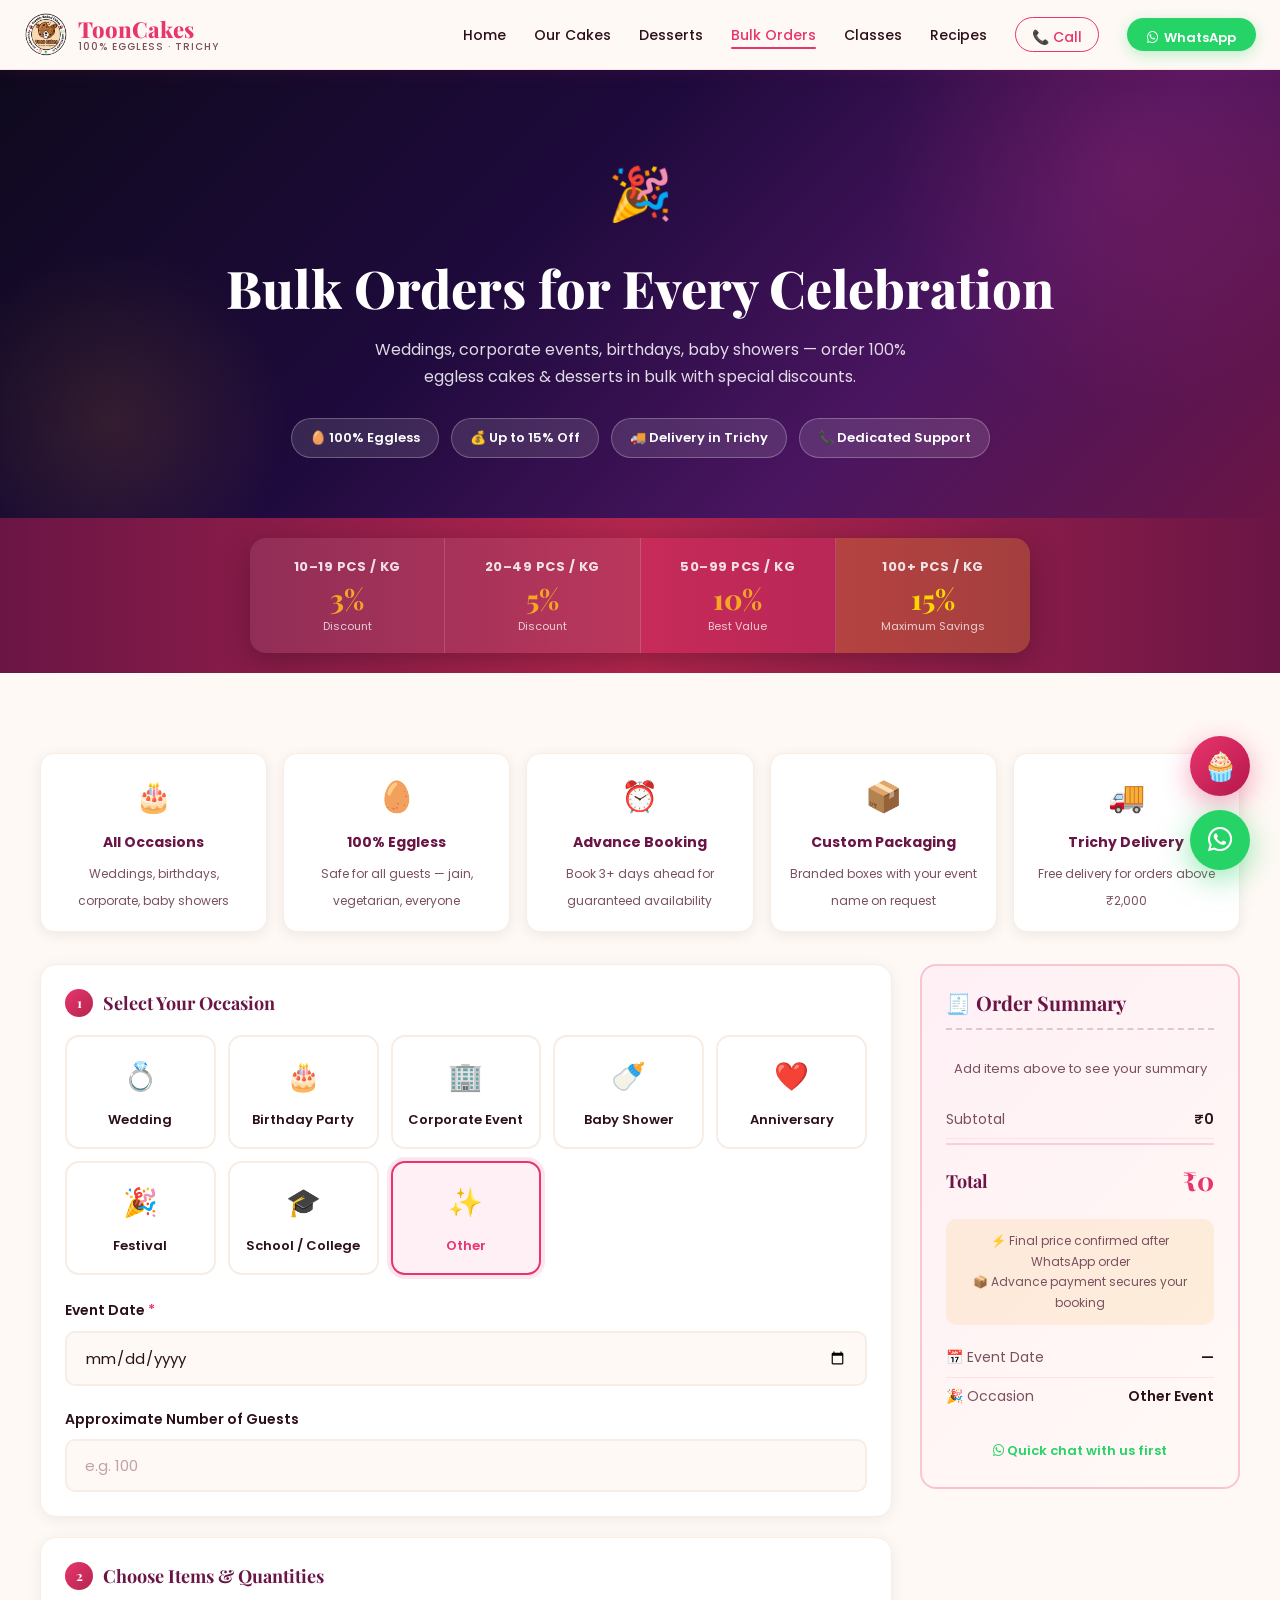
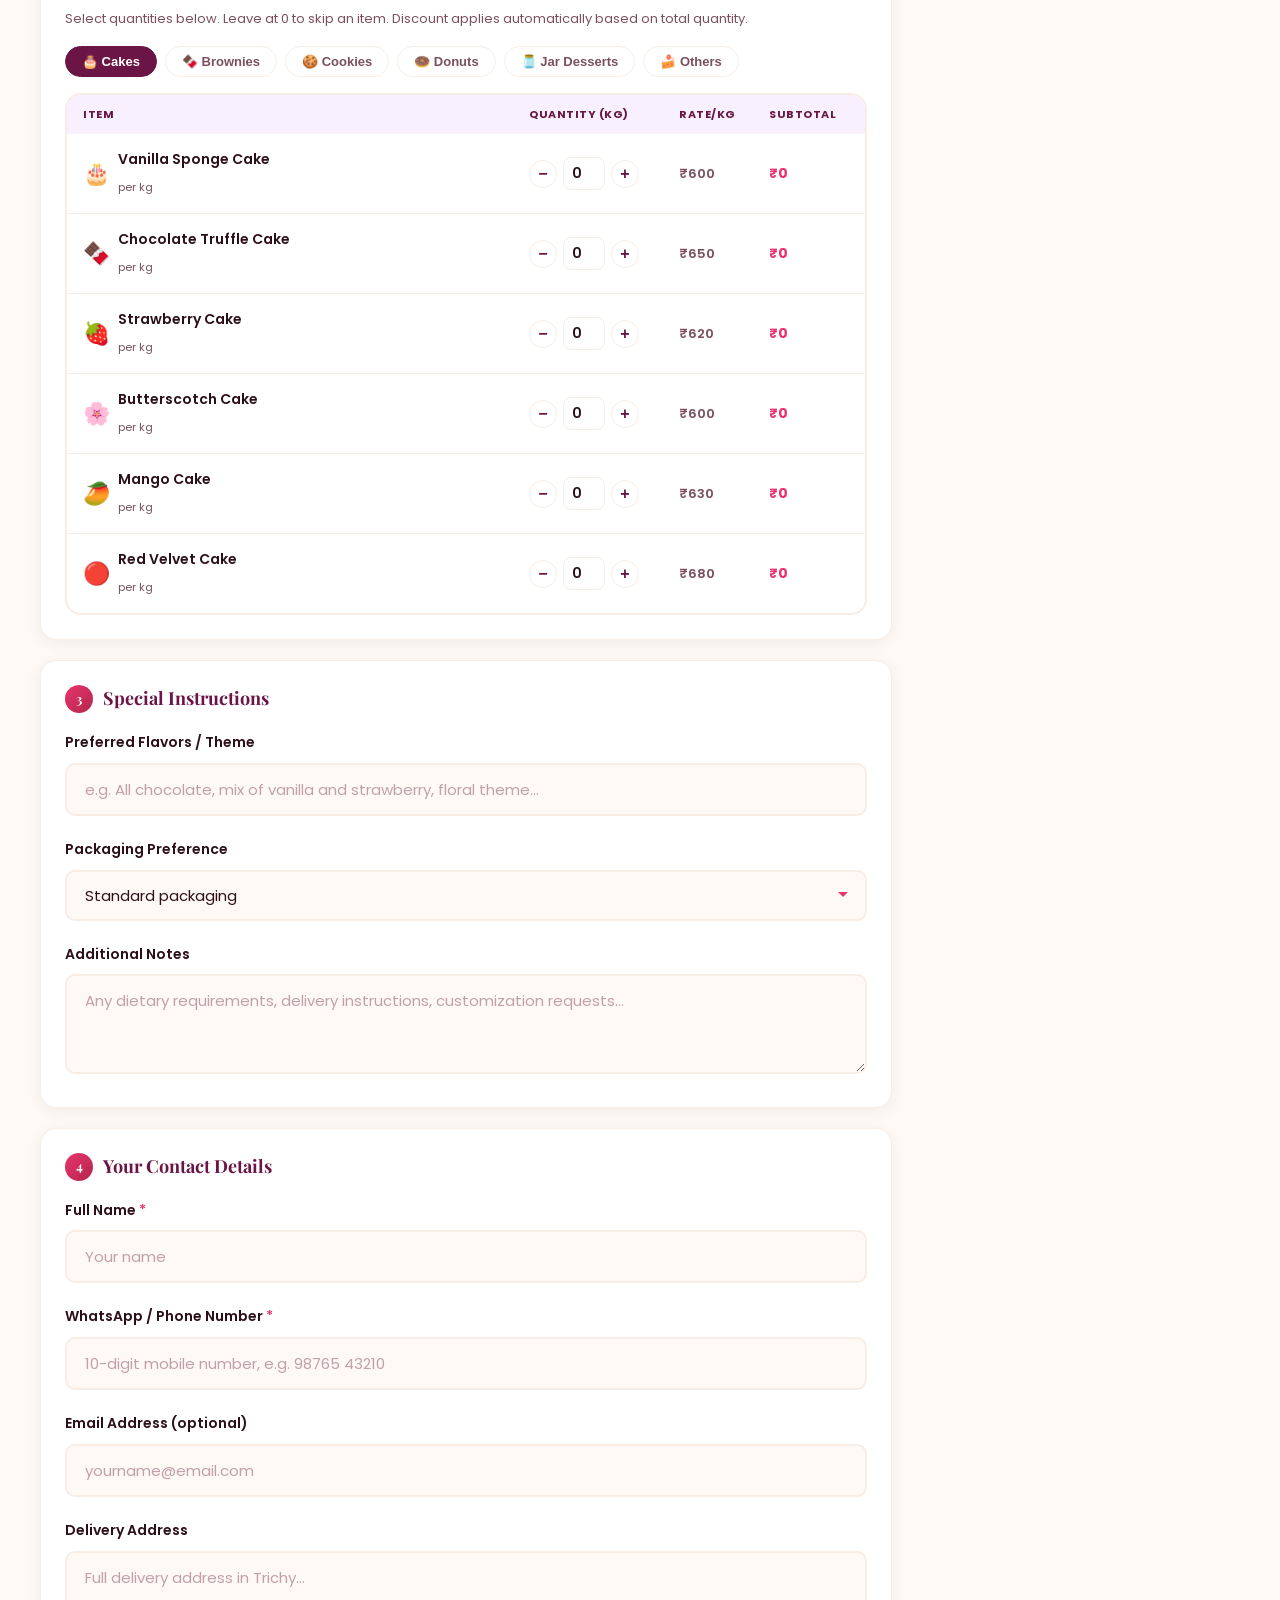
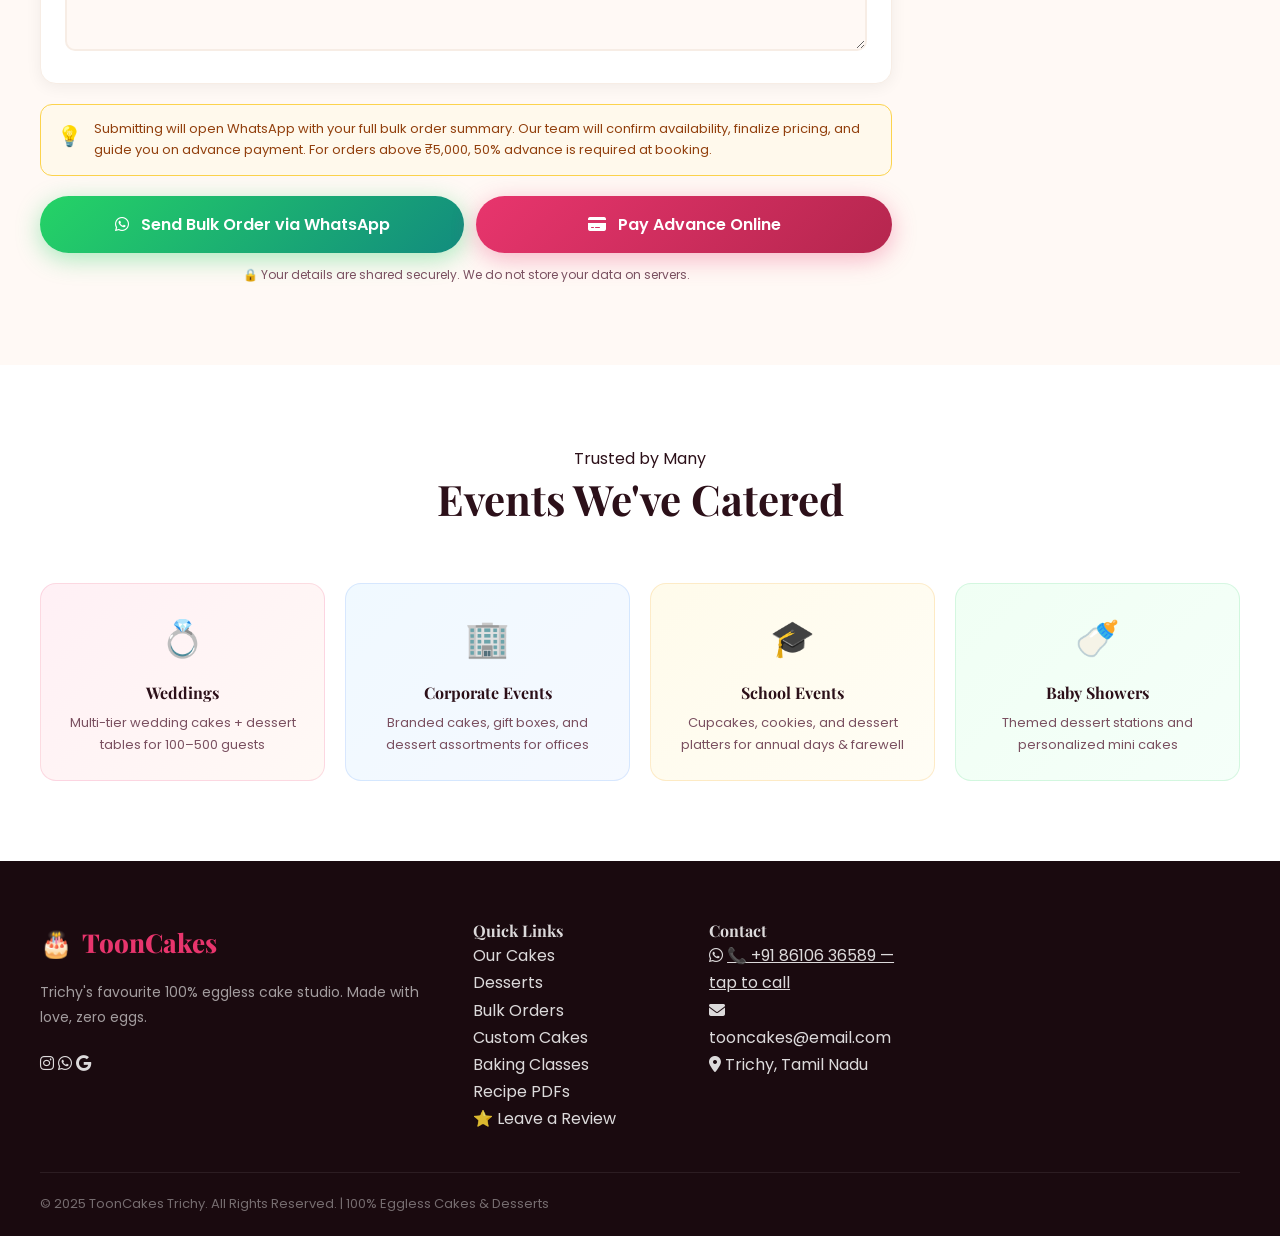
<file: bulk-order.html>
<!DOCTYPE html>
<html lang="en">
<head>
  <meta charset="UTF-8" />
  <meta name="viewport" content="width=device-width, initial-scale=1.0" />
  <title>Bulk Orders | ToonCakes Trichy | Eggless Cakes & Desserts for Events</title>
  <meta name="description" content="Order eggless cakes and desserts in bulk for weddings, corporate events, birthdays, and celebrations in Trichy. Special bulk discounts up to 15%." />
  <meta name="keywords" content="bulk cake order Trichy, bulk dessert order, corporate cake order Trichy, wedding cake bulk, party dessert order Tiruchirappalli, bulk eggless cake" />
  <link rel="stylesheet" href="style.css" />
  <link rel="stylesheet" href="https://cdnjs.cloudflare.com/ajax/libs/font-awesome/6.5.0/css/all.min.css" />
  <style>
    /* ===== BULK ORDER PAGE STYLES ===== */
    .bulk-hero {
      background: linear-gradient(135deg, #0F0A1E 0%, #1E0A3C 40%, #4A1560 70%, #6A1545 100%);
      color: white;
      padding: 80px 24px 60px;
      text-align: center;
      position: relative;
      overflow: hidden;
    }
    .bulk-hero::before {
      content: '';
      position: absolute;
      width: 500px; height: 500px;
      background: radial-gradient(circle, rgba(232,53,109,0.18) 0%, transparent 70%);
      top: -150px; right: -100px;
      border-radius: 50%;
    }
    .bulk-hero::after {
      content: '';
      position: absolute;
      width: 350px; height: 350px;
      background: radial-gradient(circle, rgba(245,166,35,0.12) 0%, transparent 70%);
      bottom: -80px; left: -60px;
      border-radius: 50%;
    }
    .bulk-hero h1 {
      font-family: 'Playfair Display', serif;
      font-size: clamp(32px, 5vw, 52px);
      font-weight: 800;
      margin-bottom: 14px;
      position: relative; z-index: 1;
    }
    .bulk-hero p {
      font-size: 16px;
      opacity: 0.85;
      max-width: 560px;
      margin: 0 auto 28px;
      position: relative; z-index: 1;
    }
    .bulk-hero-badges {
      display: flex; gap: 12px; justify-content: center; flex-wrap: wrap;
      position: relative; z-index: 1;
    }
    .bulk-hero-badge {
      background: rgba(255,255,255,0.12);
      border: 1px solid rgba(255,255,255,0.25);
      backdrop-filter: blur(8px);
      padding: 8px 18px;
      border-radius: 50px;
      font-size: 13px;
      font-weight: 600;
    }

    /* Discount tiers strip */
    .discount-strip {
      background: linear-gradient(90deg, var(--plum), var(--pink-dark), var(--plum));
      padding: 20px 24px;
    }
    .discount-tiers {
      display: flex;
      gap: 0;
      max-width: 780px;
      margin: 0 auto;
      border-radius: 16px;
      overflow: hidden;
      box-shadow: 0 8px 30px rgba(0,0,0,0.25);
    }
    .discount-tier {
      flex: 1;
      text-align: center;
      padding: 18px 10px;
      background: rgba(255,255,255,0.08);
      border-right: 1px solid rgba(255,255,255,0.15);
      color: white;
      transition: background 0.2s;
    }
    .discount-tier:last-child { border-right: none; }
    .discount-tier.highlight {
      background: rgba(232,53,109,0.35);
    }
    .discount-tier .tier-qty {
      font-size: 13px;
      font-weight: 700;
      opacity: 0.85;
      text-transform: uppercase;
      letter-spacing: 0.5px;
      margin-bottom: 6px;
    }
    .discount-tier .tier-pct {
      font-family: 'Playfair Display', serif;
      font-size: 28px;
      font-weight: 800;
      color: var(--gold);
      line-height: 1;
      margin-bottom: 4px;
    }
    .discount-tier .tier-label {
      font-size: 11px;
      opacity: 0.75;
    }

    /* Occasions grid */
    .occasions-select-grid {
      display: grid;
      grid-template-columns: repeat(auto-fit, minmax(130px, 1fr));
      gap: 12px;
      margin-bottom: 24px;
    }
    .occasion-option {
      display: none;
    }
    .occasion-option + label {
      display: flex;
      flex-direction: column;
      align-items: center;
      gap: 8px;
      background: white;
      border: 2px solid var(--cream-dark);
      border-radius: 14px;
      padding: 16px 10px;
      cursor: pointer;
      transition: all 0.2s;
      font-size: 13px;
      font-weight: 600;
      color: var(--text);
      text-align: center;
    }
    .occasion-option + label .occ-emoji {
      font-size: 28px;
    }
    .occasion-option:checked + label {
      border-color: var(--pink);
      background: #FFF0F5;
      color: var(--pink);
      box-shadow: 0 0 0 4px rgba(232,53,109,0.12);
    }

    /* Item builder */
    .item-builder {
      background: white;
      border-radius: 16px;
      border: 2px solid var(--cream-dark);
      overflow: hidden;
    }
    .item-builder-header {
      background: linear-gradient(135deg, var(--plum), var(--pink-dark));
      color: white;
      padding: 14px 20px;
      display: flex;
      justify-content: space-between;
      align-items: center;
      font-weight: 700;
    }
    .item-row {
      display: grid;
      grid-template-columns: 1fr 140px 80px 80px;
      gap: 10px;
      padding: 14px 16px;
      border-bottom: 1px solid var(--cream-dark);
      align-items: center;
    }
    .item-row:last-child { border-bottom: none; }
    .item-row-head {
      display: grid;
      grid-template-columns: 1fr 140px 80px 80px;
      gap: 10px;
      padding: 10px 16px;
      background: #F9F0FF;
      font-size: 11px;
      font-weight: 700;
      text-transform: uppercase;
      letter-spacing: 0.5px;
      color: var(--plum);
    }
    .item-name-cell {
      display: flex;
      align-items: center;
      gap: 8px;
    }
    .item-emoji-badge {
      font-size: 22px;
    }
    .item-name-text { font-size: 14px; font-weight: 600; color: var(--text); }
    .item-unit { font-size: 11px; color: var(--text-muted); }
    .qty-control {
      display: flex;
      align-items: center;
      gap: 6px;
    }
    .qty-btn {
      width: 28px; height: 28px;
      border-radius: 50%;
      border: 1.5px solid var(--cream-dark);
      background: white;
      color: var(--plum);
      font-size: 16px;
      font-weight: 700;
      cursor: pointer;
      display: flex; align-items: center; justify-content: center;
      transition: all 0.15s;
      line-height: 1;
    }
    .qty-btn:hover { background: var(--pink); border-color: var(--pink); color: white; }
    .qty-input {
      width: 42px;
      text-align: center;
      border: 1.5px solid var(--cream-dark);
      border-radius: 8px;
      padding: 5px 4px;
      font-size: 14px;
      font-weight: 600;
      font-family: 'Poppins', sans-serif;
      color: var(--text);
    }
    .qty-input:focus { border-color: var(--pink); outline: none; }
    .item-unit-price { font-size: 13px; font-weight: 600; color: var(--text-muted); }
    .item-subtotal { font-size: 14px; font-weight: 700; color: var(--pink); }

    /* Summary box */
    .bulk-summary {
      background: linear-gradient(135deg, #FFF0F5, #FFF9F5);
      border: 2px solid rgba(232,53,109,0.25);
      border-radius: 16px;
      padding: 24px;
      position: sticky;
      top: 90px;
    }
    .bulk-summary h3 {
      font-family: 'Playfair Display', serif;
      font-size: 20px;
      font-weight: 700;
      color: var(--plum);
      margin-bottom: 16px;
      padding-bottom: 12px;
      border-bottom: 2px dashed rgba(106,21,69,0.2);
    }
    .summary-line {
      display: flex;
      justify-content: space-between;
      align-items: center;
      padding: 7px 0;
      font-size: 14px;
      border-bottom: 1px solid rgba(232,53,109,0.1);
    }
    .summary-line:last-of-type { border-bottom: none; }
    .summary-line .label { color: var(--text-muted); }
    .summary-line .value { font-weight: 600; color: var(--text); }
    .summary-discount-line {
      display: flex;
      justify-content: space-between;
      align-items: center;
      padding: 8px 12px;
      background: rgba(34,197,94,0.1);
      border-radius: 8px;
      margin: 8px 0;
      font-size: 14px;
      font-weight: 700;
      color: #16A34A;
    }
    .summary-total {
      display: flex;
      justify-content: space-between;
      align-items: center;
      padding: 14px 0 0;
      border-top: 2px solid rgba(232,53,109,0.2);
      margin-top: 4px;
    }
    .summary-total .total-label {
      font-family: 'Playfair Display', serif;
      font-size: 18px;
      font-weight: 700;
      color: var(--plum);
    }
    .summary-total .total-price {
      font-family: 'Playfair Display', serif;
      font-size: 26px;
      font-weight: 800;
      color: var(--pink);
    }
    .discount-badge-pill {
      display: inline-block;
      background: linear-gradient(135deg, #22C55E, #16A34A);
      color: white;
      font-size: 11px;
      font-weight: 700;
      padding: 3px 10px;
      border-radius: 50px;
      margin-left: 8px;
    }

    /* Bulk layout */
    .bulk-layout {
      display: grid;
      grid-template-columns: 1fr 320px;
      gap: 28px;
      align-items: start;
    }
    @media (max-width: 900px) {
      .bulk-layout { grid-template-columns: 1fr; }
      .bulk-summary { position: static; }
    }

    /* Features band */
    .bulk-features {
      display: grid;
      grid-template-columns: repeat(auto-fit, minmax(180px, 1fr));
      gap: 16px;
      margin-bottom: 32px;
    }
    .bulk-feature-card {
      background: white;
      border-radius: 14px;
      padding: 18px 16px;
      text-align: center;
      box-shadow: 0 3px 14px rgba(0,0,0,0.07);
      border: 1.5px solid var(--cream-dark);
    }
    .bulk-feature-card .feat-icon {
      font-size: 30px;
      margin-bottom: 8px;
    }
    .bulk-feature-card strong {
      display: block;
      font-size: 14px;
      font-weight: 700;
      color: var(--plum);
      margin-bottom: 4px;
    }
    .bulk-feature-card span {
      font-size: 12px;
      color: var(--text-muted);
    }

    /* Form card */
    .form-card {
      background: white;
      border-radius: 16px;
      padding: 24px;
      margin-bottom: 20px;
      box-shadow: 0 3px 16px rgba(0,0,0,0.06);
      border: 1.5px solid var(--cream-dark);
    }
    .form-card h3 {
      font-family: 'Playfair Display', serif;
      font-size: 18px;
      font-weight: 700;
      color: var(--plum);
      margin-bottom: 18px;
      display: flex;
      align-items: center;
      gap: 10px;
    }
    .form-card h3 .step-num {
      width: 28px; height: 28px;
      background: linear-gradient(135deg, var(--pink), var(--pink-dark));
      color: white;
      border-radius: 50%;
      font-size: 13px;
      font-weight: 700;
      display: flex; align-items: center; justify-content: center;
      flex-shrink: 0;
    }

    /* Item categories tabs */
    .item-cat-tabs {
      display: flex;
      gap: 8px;
      flex-wrap: wrap;
      margin-bottom: 16px;
    }
    .item-cat-tab {
      padding: 7px 16px;
      border-radius: 50px;
      border: 1.5px solid var(--cream-dark);
      background: white;
      color: var(--text-muted);
      font-size: 13px;
      font-weight: 600;
      cursor: pointer;
      transition: all 0.2s;
    }
    .item-cat-tab.active, .item-cat-tab:hover {
      background: var(--plum);
      border-color: var(--plum);
      color: white;
    }
    .item-section { display: none; }
    .item-section.visible { display: block; }

    @media (max-width: 600px) {
      .item-row, .item-row-head {
        grid-template-columns: 1fr 110px 70px 70px;
        gap: 6px;
        font-size: 12px;
      }
      .item-name-text { font-size: 13px; }
    }
  </style>
</head>
<body>

<!-- ====== NAVIGATION ====== -->
<nav class="navbar">
  <a href="index.html" class="nav-logo">
    <span class="logo-icon"><img src="Toon%20Cakes%20Logo.png" alt="ToonCakes Logo" /></span>
    <span class="logo-text">
      <span class="logo-name">ToonCakes</span>
      <span class="logo-tag">100% Eggless · Trichy</span>
    </span>
  </a>
  <ul class="nav-links">
    <li><a href="index.html">Home</a></li>
    <li><a href="cakes.html">Our Cakes</a></li>
    <li><a href="desserts.html">Desserts</a></li>
    <li><a href="bulk-order.html" class="active">Bulk Orders</a></li>
    <li><a href="classes.html">Classes</a></li>
    <li><a href="recipes.html">Recipes</a></li>
    <li><a href="https://wa.me/918610636589" class="nav-cta" target="_blank"><i class="fab fa-whatsapp"></i> WhatsApp</a></li>
  </ul>
  <button class="hamburger" onclick="toggleNav()" aria-label="Menu">
    <span></span><span></span><span></span>
  </button>
</nav>
<div class="mobile-nav" id="mobileNav">
  <a href="index.html"><i class="fas fa-home"></i> Home</a>
  <a href="cakes.html"><i class="fas fa-birthday-cake"></i> Our Cakes</a>
  <a href="desserts.html"><i class="fas fa-cookie-bite"></i> Desserts</a>
  <a href="bulk-order.html"><i class="fas fa-boxes"></i> Bulk Orders</a>
  <a href="classes.html"><i class="fas fa-chalkboard-teacher"></i> Classes</a>
  <a href="recipes.html"><i class="fas fa-book-open"></i> Recipes</a>
  <a href="review.html"><i class="fas fa-star"></i> Leave a Review</a>
  <a href="https://wa.me/918610636589" style="color: #25D366;" target="_blank"><i class="fab fa-whatsapp"></i> WhatsApp Us</a>
</div>

<!-- ====== HERO ====== -->
<section class="bulk-hero">
  <div style="font-size: 52px; margin-bottom: 16px; position: relative; z-index: 1;">🎉</div>
  <h1>Bulk Orders for Every Celebration</h1>
  <p>Weddings, corporate events, birthdays, baby showers — order 100% eggless cakes &amp; desserts in bulk with special discounts.</p>
  <div class="bulk-hero-badges">
    <span class="bulk-hero-badge">🥚 100% Eggless</span>
    <span class="bulk-hero-badge">💰 Up to 15% Off</span>
    <span class="bulk-hero-badge">🚚 Delivery in Trichy</span>
    <span class="bulk-hero-badge">📞 Dedicated Support</span>
  </div>
</section>

<!-- ====== DISCOUNT TIERS ====== -->
<div class="discount-strip">
  <div class="discount-tiers">
    <div class="discount-tier">
      <div class="tier-qty">10–19 pcs / kg</div>
      <div class="tier-pct">3%</div>
      <div class="tier-label">Discount</div>
    </div>
    <div class="discount-tier">
      <div class="tier-qty">20–49 pcs / kg</div>
      <div class="tier-pct">5%</div>
      <div class="tier-label">Discount</div>
    </div>
    <div class="discount-tier highlight">
      <div class="tier-qty">50–99 pcs / kg</div>
      <div class="tier-pct">10%</div>
      <div class="tier-label">Best Value</div>
    </div>
    <div class="discount-tier" style="background: rgba(245,166,35,0.25);">
      <div class="tier-qty">100+ pcs / kg</div>
      <div class="tier-pct" style="color: #FFD700;">15%</div>
      <div class="tier-label">Maximum Savings</div>
    </div>
  </div>
</div>

<!-- ====== MAIN SECTION ====== -->
<section class="section" style="background: var(--cream);">
  <div class="container">

    <!-- Features band -->
    <div class="bulk-features">
      <div class="bulk-feature-card">
        <div class="feat-icon">🎂</div>
        <strong>All Occasions</strong>
        <span>Weddings, birthdays, corporate, baby showers</span>
      </div>
      <div class="bulk-feature-card">
        <div class="feat-icon">🥚</div>
        <strong>100% Eggless</strong>
        <span>Safe for all guests — jain, vegetarian, everyone</span>
      </div>
      <div class="bulk-feature-card">
        <div class="feat-icon">⏰</div>
        <strong>Advance Booking</strong>
        <span>Book 3+ days ahead for guaranteed availability</span>
      </div>
      <div class="bulk-feature-card">
        <div class="feat-icon">📦</div>
        <strong>Custom Packaging</strong>
        <span>Branded boxes with your event name on request</span>
      </div>
      <div class="bulk-feature-card">
        <div class="feat-icon">🚚</div>
        <strong>Trichy Delivery</strong>
        <span>Free delivery for orders above ₹2,000</span>
      </div>
    </div>

    <div class="bulk-layout">
      <!-- LEFT: Form -->
      <div>

        <!-- Step 1: Occasion -->
        <div class="form-card">
          <h3><span class="step-num">1</span> Select Your Occasion</h3>
          <div class="occasions-select-grid">
            <input type="radio" name="bulkOccasion" id="occ1" value="Wedding" class="occasion-option" onchange="updateSummary()" />
            <label for="occ1"><span class="occ-emoji">💍</span>Wedding</label>

            <input type="radio" name="bulkOccasion" id="occ2" value="Birthday Party" class="occasion-option" onchange="updateSummary()" />
            <label for="occ2"><span class="occ-emoji">🎂</span>Birthday Party</label>

            <input type="radio" name="bulkOccasion" id="occ3" value="Corporate Event" class="occasion-option" onchange="updateSummary()" />
            <label for="occ3"><span class="occ-emoji">🏢</span>Corporate Event</label>

            <input type="radio" name="bulkOccasion" id="occ4" value="Baby Shower" class="occasion-option" onchange="updateSummary()" />
            <label for="occ4"><span class="occ-emoji">🍼</span>Baby Shower</label>

            <input type="radio" name="bulkOccasion" id="occ5" value="Anniversary Celebration" class="occasion-option" onchange="updateSummary()" />
            <label for="occ5"><span class="occ-emoji">❤️</span>Anniversary</label>

            <input type="radio" name="bulkOccasion" id="occ6" value="Festive Order" class="occasion-option" onchange="updateSummary()" />
            <label for="occ6"><span class="occ-emoji">🎉</span>Festival</label>

            <input type="radio" name="bulkOccasion" id="occ7" value="School / College Event" class="occasion-option" onchange="updateSummary()" />
            <label for="occ7"><span class="occ-emoji">🎓</span>School / College</label>

            <input type="radio" name="bulkOccasion" id="occ8" value="Other Event" class="occasion-option" onchange="updateSummary()" checked />
            <label for="occ8"><span class="occ-emoji">✨</span>Other</label>
          </div>
          <div class="form-group">
            <label class="form-label" for="eventDate">Event Date <span>*</span></label>
            <input type="date" class="form-control" id="eventDate" onchange="updateSummary()" />
          </div>
          <div class="form-group" style="margin-bottom: 0;">
            <label class="form-label" for="guestCount">Approximate Number of Guests</label>
            <input type="number" class="form-control" id="guestCount" placeholder="e.g. 100" min="1" onchange="updateSummary()" />
          </div>
        </div>

        <!-- Step 2: Item Selector -->
        <div class="form-card">
          <h3><span class="step-num">2</span> Choose Items &amp; Quantities</h3>
          <p style="font-size: 13px; color: var(--text-muted); margin-bottom: 16px;">Select quantities below. Leave at 0 to skip an item. Discount applies automatically based on total quantity.</p>

          <!-- Category tabs -->
          <div class="item-cat-tabs">
            <button class="item-cat-tab active" onclick="switchItemCat('cakes', this)">🎂 Cakes</button>
            <button class="item-cat-tab" onclick="switchItemCat('brownies', this)">🍫 Brownies</button>
            <button class="item-cat-tab" onclick="switchItemCat('cookies', this)">🍪 Cookies</button>
            <button class="item-cat-tab" onclick="switchItemCat('donuts', this)">🍩 Donuts</button>
            <button class="item-cat-tab" onclick="switchItemCat('jars', this)">🫙 Jar Desserts</button>
            <button class="item-cat-tab" onclick="switchItemCat('others', this)">🍰 Others</button>
          </div>

          <!-- CAKES -->
          <div class="item-section visible" id="cat-cakes">
            <div class="item-builder">
              <div class="item-row-head">
                <div>Item</div><div>Quantity (kg)</div><div>Rate/kg</div><div>Subtotal</div>
              </div>
              <div class="item-row">
                <div class="item-name-cell"><span class="item-emoji-badge">🎂</span><div><div class="item-name-text">Vanilla Sponge Cake</div><span class="item-unit">per kg</span></div></div>
                <div class="qty-control"><button class="qty-btn" onclick="changeQty('c1',-1)">−</button><input class="qty-input" id="c1" type="number" value="0" min="0" step="0.5" onchange="updateSummary()" /><button class="qty-btn" onclick="changeQty('c1',1)">+</button></div>
                <div class="item-unit-price" id="c1p">₹600</div>
                <div class="item-subtotal" id="c1s">₹0</div>
              </div>
              <div class="item-row">
                <div class="item-name-cell"><span class="item-emoji-badge">🍫</span><div><div class="item-name-text">Chocolate Truffle Cake</div><span class="item-unit">per kg</span></div></div>
                <div class="qty-control"><button class="qty-btn" onclick="changeQty('c2',-1)">−</button><input class="qty-input" id="c2" type="number" value="0" min="0" step="0.5" onchange="updateSummary()" /><button class="qty-btn" onclick="changeQty('c2',1)">+</button></div>
                <div class="item-unit-price" id="c2p">₹650</div>
                <div class="item-subtotal" id="c2s">₹0</div>
              </div>
              <div class="item-row">
                <div class="item-name-cell"><span class="item-emoji-badge">🍓</span><div><div class="item-name-text">Strawberry Cake</div><span class="item-unit">per kg</span></div></div>
                <div class="qty-control"><button class="qty-btn" onclick="changeQty('c3',-1)">−</button><input class="qty-input" id="c3" type="number" value="0" min="0" step="0.5" onchange="updateSummary()" /><button class="qty-btn" onclick="changeQty('c3',1)">+</button></div>
                <div class="item-unit-price" id="c3p">₹620</div>
                <div class="item-subtotal" id="c3s">₹0</div>
              </div>
              <div class="item-row">
                <div class="item-name-cell"><span class="item-emoji-badge">🌸</span><div><div class="item-name-text">Butterscotch Cake</div><span class="item-unit">per kg</span></div></div>
                <div class="qty-control"><button class="qty-btn" onclick="changeQty('c4',-1)">−</button><input class="qty-input" id="c4" type="number" value="0" min="0" step="0.5" onchange="updateSummary()" /><button class="qty-btn" onclick="changeQty('c4',1)">+</button></div>
                <div class="item-unit-price" id="c4p">₹600</div>
                <div class="item-subtotal" id="c4s">₹0</div>
              </div>
              <div class="item-row">
                <div class="item-name-cell"><span class="item-emoji-badge">🥭</span><div><div class="item-name-text">Mango Cake</div><span class="item-unit">per kg</span></div></div>
                <div class="qty-control"><button class="qty-btn" onclick="changeQty('c5',-1)">−</button><input class="qty-input" id="c5" type="number" value="0" min="0" step="0.5" onchange="updateSummary()" /><button class="qty-btn" onclick="changeQty('c5',1)">+</button></div>
                <div class="item-unit-price" id="c5p">₹630</div>
                <div class="item-subtotal" id="c5s">₹0</div>
              </div>
              <div class="item-row">
                <div class="item-name-cell"><span class="item-emoji-badge">🔴</span><div><div class="item-name-text">Red Velvet Cake</div><span class="item-unit">per kg</span></div></div>
                <div class="qty-control"><button class="qty-btn" onclick="changeQty('c6',-1)">−</button><input class="qty-input" id="c6" type="number" value="0" min="0" step="0.5" onchange="updateSummary()" /><button class="qty-btn" onclick="changeQty('c6',1)">+</button></div>
                <div class="item-unit-price" id="c6p">₹680</div>
                <div class="item-subtotal" id="c6s">₹0</div>
              </div>
            </div>
          </div>

          <!-- BROWNIES -->
          <div class="item-section" id="cat-brownies">
            <div class="item-builder">
              <div class="item-row-head">
                <div>Item</div><div>Quantity (pieces)</div><div>Rate/pc</div><div>Subtotal</div>
              </div>
              <div class="item-row">
                <div class="item-name-cell"><span class="item-emoji-badge">🍫</span><div><div class="item-name-text">Classic Fudge Brownie</div><span class="item-unit">per piece</span></div></div>
                <div class="qty-control"><button class="qty-btn" onclick="changeQty('b1',-1)">−</button><input class="qty-input" id="b1" type="number" value="0" min="0" onchange="updateSummary()" /><button class="qty-btn" onclick="changeQty('b1',1)">+</button></div>
                <div class="item-unit-price" id="b1p">₹80</div>
                <div class="item-subtotal" id="b1s">₹0</div>
              </div>
              <div class="item-row">
                <div class="item-name-cell"><span class="item-emoji-badge">🌰</span><div><div class="item-name-text">Walnut Brownie</div><span class="item-unit">per piece</span></div></div>
                <div class="qty-control"><button class="qty-btn" onclick="changeQty('b2',-1)">−</button><input class="qty-input" id="b2" type="number" value="0" min="0" onchange="updateSummary()" /><button class="qty-btn" onclick="changeQty('b2',1)">+</button></div>
                <div class="item-unit-price" id="b2p">₹90</div>
                <div class="item-subtotal" id="b2s">₹0</div>
              </div>
              <div class="item-row">
                <div class="item-name-cell"><span class="item-emoji-badge">🫙</span><div><div class="item-name-text">Nutella Swirl Brownie</div><span class="item-unit">per piece</span></div></div>
                <div class="qty-control"><button class="qty-btn" onclick="changeQty('b3',-1)">−</button><input class="qty-input" id="b3" type="number" value="0" min="0" onchange="updateSummary()" /><button class="qty-btn" onclick="changeQty('b3',1)">+</button></div>
                <div class="item-unit-price" id="b3p">₹100</div>
                <div class="item-subtotal" id="b3s">₹0</div>
              </div>
            </div>
          </div>

          <!-- COOKIES -->
          <div class="item-section" id="cat-cookies">
            <div class="item-builder">
              <div class="item-row-head">
                <div>Item</div><div>Quantity (pieces)</div><div>Rate/pc</div><div>Subtotal</div>
              </div>
              <div class="item-row">
                <div class="item-name-cell"><span class="item-emoji-badge">🍪</span><div><div class="item-name-text">Choco Chip Cookie</div><span class="item-unit">per piece</span></div></div>
                <div class="qty-control"><button class="qty-btn" onclick="changeQty('k1',-1)">−</button><input class="qty-input" id="k1" type="number" value="0" min="0" onchange="updateSummary()" /><button class="qty-btn" onclick="changeQty('k1',1)">+</button></div>
                <div class="item-unit-price" id="k1p">₹60</div>
                <div class="item-subtotal" id="k1s">₹0</div>
              </div>
              <div class="item-row">
                <div class="item-name-cell"><span class="item-emoji-badge">🍫</span><div><div class="item-name-text">Double Choco Cookie</div><span class="item-unit">per piece</span></div></div>
                <div class="qty-control"><button class="qty-btn" onclick="changeQty('k2',-1)">−</button><input class="qty-input" id="k2" type="number" value="0" min="0" onchange="updateSummary()" /><button class="qty-btn" onclick="changeQty('k2',1)">+</button></div>
                <div class="item-unit-price" id="k2p">₹70</div>
                <div class="item-subtotal" id="k2s">₹0</div>
              </div>
              <div class="item-row">
                <div class="item-name-cell"><span class="item-emoji-badge">🌿</span><div><div class="item-name-text">Snickerdoodle Cookie</div><span class="item-unit">per piece</span></div></div>
                <div class="qty-control"><button class="qty-btn" onclick="changeQty('k3',-1)">−</button><input class="qty-input" id="k3" type="number" value="0" min="0" onchange="updateSummary()" /><button class="qty-btn" onclick="changeQty('k3',1)">+</button></div>
                <div class="item-unit-price" id="k3p">₹65</div>
                <div class="item-subtotal" id="k3s">₹0</div>
              </div>
            </div>
          </div>

          <!-- DONUTS -->
          <div class="item-section" id="cat-donuts">
            <div class="item-builder">
              <div class="item-row-head">
                <div>Item</div><div>Quantity (pieces)</div><div>Rate/pc</div><div>Subtotal</div>
              </div>
              <div class="item-row">
                <div class="item-name-cell"><span class="item-emoji-badge">🍩</span><div><div class="item-name-text">Classic Glazed Donut</div><span class="item-unit">per piece</span></div></div>
                <div class="qty-control"><button class="qty-btn" onclick="changeQty('d1',-1)">−</button><input class="qty-input" id="d1" type="number" value="0" min="0" onchange="updateSummary()" /><button class="qty-btn" onclick="changeQty('d1',1)">+</button></div>
                <div class="item-unit-price" id="d1p">₹70</div>
                <div class="item-subtotal" id="d1s">₹0</div>
              </div>
              <div class="item-row">
                <div class="item-name-cell"><span class="item-emoji-badge">🍫</span><div><div class="item-name-text">Chocolate Frosted Donut</div><span class="item-unit">per piece</span></div></div>
                <div class="qty-control"><button class="qty-btn" onclick="changeQty('d2',-1)">−</button><input class="qty-input" id="d2" type="number" value="0" min="0" onchange="updateSummary()" /><button class="qty-btn" onclick="changeQty('d2',1)">+</button></div>
                <div class="item-unit-price" id="d2p">₹80</div>
                <div class="item-subtotal" id="d2s">₹0</div>
              </div>
              <div class="item-row">
                <div class="item-name-cell"><span class="item-emoji-badge">🌈</span><div><div class="item-name-text">Rainbow Sprinkle Donut</div><span class="item-unit">per piece</span></div></div>
                <div class="qty-control"><button class="qty-btn" onclick="changeQty('d3',-1)">−</button><input class="qty-input" id="d3" type="number" value="0" min="0" onchange="updateSummary()" /><button class="qty-btn" onclick="changeQty('d3',1)">+</button></div>
                <div class="item-unit-price" id="d3p">₹85</div>
                <div class="item-subtotal" id="d3s">₹0</div>
              </div>
              <div class="item-row">
                <div class="item-name-cell"><span class="item-emoji-badge">🫙</span><div><div class="item-name-text">Nutella Stuffed Donut</div><span class="item-unit">per piece</span></div></div>
                <div class="qty-control"><button class="qty-btn" onclick="changeQty('d4',-1)">−</button><input class="qty-input" id="d4" type="number" value="0" min="0" onchange="updateSummary()" /><button class="qty-btn" onclick="changeQty('d4',1)">+</button></div>
                <div class="item-unit-price" id="d4p">₹100</div>
                <div class="item-subtotal" id="d4s">₹0</div>
              </div>
            </div>
          </div>

          <!-- JAR DESSERTS -->
          <div class="item-section" id="cat-jars">
            <div class="item-builder">
              <div class="item-row-head">
                <div>Item</div><div>Quantity (jars)</div><div>Rate/jar</div><div>Subtotal</div>
              </div>
              <div class="item-row">
                <div class="item-name-cell"><span class="item-emoji-badge">🍫</span><div><div class="item-name-text">Brownie Jar</div><span class="item-unit">per jar</span></div></div>
                <div class="qty-control"><button class="qty-btn" onclick="changeQty('j1',-1)">−</button><input class="qty-input" id="j1" type="number" value="0" min="0" onchange="updateSummary()" /><button class="qty-btn" onclick="changeQty('j1',1)">+</button></div>
                <div class="item-unit-price" id="j1p">₹150</div>
                <div class="item-subtotal" id="j1s">₹0</div>
              </div>
              <div class="item-row">
                <div class="item-name-cell"><span class="item-emoji-badge">🧁</span><div><div class="item-name-text">Cheesecake Jar</div><span class="item-unit">per jar</span></div></div>
                <div class="qty-control"><button class="qty-btn" onclick="changeQty('j2',-1)">−</button><input class="qty-input" id="j2" type="number" value="0" min="0" onchange="updateSummary()" /><button class="qty-btn" onclick="changeQty('j2',1)">+</button></div>
                <div class="item-unit-price" id="j2p">₹170</div>
                <div class="item-subtotal" id="j2s">₹0</div>
              </div>
              <div class="item-row">
                <div class="item-name-cell"><span class="item-emoji-badge">☕</span><div><div class="item-name-text">Tiramisu Jar</div><span class="item-unit">per jar</span></div></div>
                <div class="qty-control"><button class="qty-btn" onclick="changeQty('j3',-1)">−</button><input class="qty-input" id="j3" type="number" value="0" min="0" onchange="updateSummary()" /><button class="qty-btn" onclick="changeQty('j3',1)">+</button></div>
                <div class="item-unit-price" id="j3p">₹160</div>
                <div class="item-subtotal" id="j3s">₹0</div>
              </div>
            </div>
          </div>

          <!-- OTHERS -->
          <div class="item-section" id="cat-others">
            <div class="item-builder">
              <div class="item-row-head">
                <div>Item</div><div>Quantity</div><div>Rate</div><div>Subtotal</div>
              </div>
              <div class="item-row">
                <div class="item-name-cell"><span class="item-emoji-badge">🍰</span><div><div class="item-name-text">Tiramisu (serving)</div><span class="item-unit">per serving</span></div></div>
                <div class="qty-control"><button class="qty-btn" onclick="changeQty('o1',-1)">−</button><input class="qty-input" id="o1" type="number" value="0" min="0" onchange="updateSummary()" /><button class="qty-btn" onclick="changeQty('o1',1)">+</button></div>
                <div class="item-unit-price" id="o1p">₹180</div>
                <div class="item-subtotal" id="o1s">₹0</div>
              </div>
              <div class="item-row">
                <div class="item-name-cell"><span class="item-emoji-badge">🍮</span><div><div class="item-name-text">Tres Leches (kg)</div><span class="item-unit">per kg</span></div></div>
                <div class="qty-control"><button class="qty-btn" onclick="changeQty('o2',-1)">−</button><input class="qty-input" id="o2" type="number" value="0" min="0" step="0.5" onchange="updateSummary()" /><button class="qty-btn" onclick="changeQty('o2',1)">+</button></div>
                <div class="item-unit-price" id="o2p">₹750</div>
                <div class="item-subtotal" id="o2s">₹0</div>
              </div>
              <div class="item-row">
                <div class="item-name-cell"><span class="item-emoji-badge">🧁</span><div><div class="item-name-text">Cheesecake (serving)</div><span class="item-unit">per serving</span></div></div>
                <div class="qty-control"><button class="qty-btn" onclick="changeQty('o3',-1)">−</button><input class="qty-input" id="o3" type="number" value="0" min="0" onchange="updateSummary()" /><button class="qty-btn" onclick="changeQty('o3',1)">+</button></div>
                <div class="item-unit-price" id="o3p">₹160</div>
                <div class="item-subtotal" id="o3s">₹0</div>
              </div>
            </div>
          </div>
        </div>

        <!-- Step 3: Special Instructions -->
        <div class="form-card">
          <h3><span class="step-num">3</span> Special Instructions</h3>
          <div class="form-group">
            <label class="form-label" for="bulkFlavor">Preferred Flavors / Theme</label>
            <input type="text" class="form-control" id="bulkFlavor" placeholder="e.g. All chocolate, mix of vanilla and strawberry, floral theme..." />
          </div>
          <div class="form-group">
            <label class="form-label" for="packagingPref">Packaging Preference</label>
            <select class="form-control" id="packagingPref">
              <option value="Standard packaging">Standard packaging</option>
              <option value="Premium gift boxes">Premium gift boxes (+extra cost)</option>
              <option value="Custom branded boxes">Custom branded boxes (min 50 units, +extra cost)</option>
              <option value="Eco-friendly packaging">Eco-friendly packaging</option>
            </select>
          </div>
          <div class="form-group" style="margin-bottom: 0;">
            <label class="form-label" for="bulkNotes">Additional Notes</label>
            <textarea class="form-control" id="bulkNotes" rows="3" placeholder="Any dietary requirements, delivery instructions, customization requests..."></textarea>
          </div>
        </div>

        <!-- Step 4: Contact Details -->
        <div class="form-card">
          <h3><span class="step-num">4</span> Your Contact Details</h3>
          <div class="form-group">
            <label class="form-label" for="bulkName">Full Name <span>*</span></label>
            <input type="text" class="form-control" id="bulkName" placeholder="Your name" required />
          </div>
          <div class="form-group">
            <label class="form-label" for="bulkPhone">WhatsApp / Phone Number <span>*</span></label>
            <input type="tel" class="form-control" id="bulkPhone" placeholder="10-digit mobile number, e.g. 98765 43210" inputmode="tel" maxlength="16" autocomplete="tel" required />
          </div>
          <div class="form-group">
            <label class="form-label" for="bulkEmail">Email Address (optional)</label>
            <input type="email" class="form-control" id="bulkEmail" placeholder="yourname@email.com" />
          </div>
          <div class="form-group" style="margin-bottom: 0;">
            <label class="form-label" for="bulkAddress">Delivery Address</label>
            <textarea class="form-control" id="bulkAddress" rows="2" placeholder="Full delivery address in Trichy..."></textarea>
          </div>
        </div>

        <!-- Notice -->
        <div class="notice-box" style="margin-bottom: 20px;">
          <span class="notice-icon">💡</span>
          <div>Submitting will open WhatsApp with your full bulk order summary. Our team will confirm availability, finalize pricing, and guide you on advance payment. For orders above ₹5,000, 50% advance is required at booking.</div>
        </div>

        <!-- Submit buttons -->
        <div style="display: flex; gap: 12px; flex-wrap: wrap;">
          <button onclick="submitBulkOrder()" class="btn btn-whatsapp" style="flex: 1; justify-content: center; font-size: 16px; min-width: 200px;">
            <i class="fab fa-whatsapp"></i> &nbsp;Send Bulk Order via WhatsApp
          </button>
          <button onclick="submitBulkPayment()" class="btn btn-primary" style="flex: 1; justify-content: center; font-size: 16px; min-width: 200px;">
            <i class="fas fa-credit-card"></i> &nbsp;Pay Advance Online
          </button>
        </div>
        <p style="text-align: center; font-size: 12px; color: var(--text-muted); margin-top: 12px;">
          🔒 Your details are shared securely. We do not store your data on servers.
        </p>

      </div>

      <!-- RIGHT: Sticky Summary -->
      <div>
        <div class="bulk-summary">
          <h3>🧾 Order Summary</h3>

          <div id="summaryItemsList">
            <p style="font-size: 13px; color: var(--text-muted); text-align: center; padding: 12px 0;">Add items above to see your summary</p>
          </div>

          <div class="summary-line" style="margin-top: 8px;">
            <span class="label">Subtotal</span>
            <span class="value" id="summarySubtotal">₹0</span>
          </div>
          <div class="summary-line" id="discountLine" style="display:none;">
            <span class="label">Discount</span>
            <span class="value" id="summaryDiscountAmt" style="color: #16A34A;">−₹0</span>
          </div>
          <div class="summary-discount-line" id="discountBadgeRow" style="display:none;">
            <span>🎉 Bulk Discount Applied!</span>
            <span id="discountPctLabel"></span>
          </div>

          <div class="summary-total">
            <span class="total-label">Total</span>
            <span class="total-price" id="summaryTotal">₹0</span>
          </div>

          <div style="margin-top: 16px; padding: 12px; background: rgba(245,166,35,0.12); border-radius: 10px; font-size: 12px; color: var(--text-muted); text-align: center;">
            ⚡ Final price confirmed after WhatsApp order<br/>
            📦 Advance payment secures your booking
          </div>

          <div style="margin-top: 14px;">
            <div class="summary-line">
              <span class="label">📅 Event Date</span>
              <span class="value" id="summaryDate">—</span>
            </div>
            <div class="summary-line">
              <span class="label">🎉 Occasion</span>
              <span class="value" id="summaryOccasion">—</span>
            </div>
          </div>

          <div style="margin-top: 20px; text-align: center;">
            <a href="https://wa.me/918610636589" target="_blank" style="font-size: 13px; color: var(--green); font-weight: 600; text-decoration: none;"><i class="fab fa-whatsapp"></i> Quick chat with us first</a>
          </div>
        </div>
      </div>
    </div>
  </div>
</section>

<!-- ====== PAST BULK ORDERS (Social Proof) ====== -->
<section class="section" style="background: white;">
  <div class="container">
    <div class="section-header">
      <span class="section-tag">Trusted by Many</span>
      <h2 class="section-title">Events We've Catered</h2>
    </div>
    <div style="display: grid; grid-template-columns: repeat(auto-fit, minmax(220px, 1fr)); gap: 20px; margin-top: 32px;">
      <div style="background: linear-gradient(135deg, #FFF0F5, #FFF9F5); border-radius: 16px; padding: 24px; text-align: center; border: 1.5px solid rgba(232,53,109,0.15);">
        <div style="font-size: 36px; margin-bottom: 10px;">💍</div>
        <strong style="display: block; font-size: 16px; font-family: 'Playfair Display', serif; margin-bottom: 6px;">Weddings</strong>
        <p style="font-size: 13px; color: var(--text-muted);">Multi-tier wedding cakes + dessert tables for 100–500 guests</p>
      </div>
      <div style="background: linear-gradient(135deg, #F0F9FF, #F5F9FF); border-radius: 16px; padding: 24px; text-align: center; border: 1.5px solid rgba(59,130,246,0.15);">
        <div style="font-size: 36px; margin-bottom: 10px;">🏢</div>
        <strong style="display: block; font-size: 16px; font-family: 'Playfair Display', serif; margin-bottom: 6px;">Corporate Events</strong>
        <p style="font-size: 13px; color: var(--text-muted);">Branded cakes, gift boxes, and dessert assortments for offices</p>
      </div>
      <div style="background: linear-gradient(135deg, #FFFBEB, #FFFDF5); border-radius: 16px; padding: 24px; text-align: center; border: 1.5px solid rgba(245,166,35,0.2);">
        <div style="font-size: 36px; margin-bottom: 10px;">🎓</div>
        <strong style="display: block; font-size: 16px; font-family: 'Playfair Display', serif; margin-bottom: 6px;">School Events</strong>
        <p style="font-size: 13px; color: var(--text-muted);">Cupcakes, cookies, and dessert platters for annual days & farewell</p>
      </div>
      <div style="background: linear-gradient(135deg, #F0FFF4, #F5FFF9); border-radius: 16px; padding: 24px; text-align: center; border: 1.5px solid rgba(34,197,94,0.15);">
        <div style="font-size: 36px; margin-bottom: 10px;">🍼</div>
        <strong style="display: block; font-size: 16px; font-family: 'Playfair Display', serif; margin-bottom: 6px;">Baby Showers</strong>
        <p style="font-size: 13px; color: var(--text-muted);">Themed dessert stations and personalized mini cakes</p>
      </div>
    </div>
  </div>
</section>

<!-- WhatsApp Float -->
<a href="https://wa.me/918610636589?text=Hi%20ToonCakes!%20I'm%20interested%20in%20a%20bulk%20order." class="whatsapp-float" target="_blank" aria-label="WhatsApp">
  <i class="fab fa-whatsapp"></i>
</a>

<!-- ====== FOOTER ====== -->
<footer class="footer">
  <div class="container">
    <div class="footer-grid">
      <div class="footer-brand">
        <div class="footer-logo"><span>🎂</span> ToonCakes</div>
        <p>Trichy's favourite 100% eggless cake studio. Made with love, zero eggs.</p>
        <div class="footer-social">
          <a href="https://www.instagram.com/tooncakestrichy/" target="_blank" aria-label="Instagram"><i class="fab fa-instagram"></i></a>
          <a href="https://wa.me/918610636589" target="_blank" aria-label="WhatsApp"><i class="fab fa-whatsapp"></i></a>
          <a href="https://share.google/VXE60txL4wqdslQ7z" target="_blank" aria-label="Google Business"><i class="fab fa-google"></i></a>
        </div>
      </div>
      <div>
        <h4 class="footer-heading">Quick Links</h4>
        <ul class="footer-links">
          <li><a href="cakes.html">Our Cakes</a></li>
          <li><a href="desserts.html">Desserts</a></li>
          <li><a href="bulk-order.html">Bulk Orders</a></li>
          <li><a href="customize.html">Custom Cakes</a></li>
          <li><a href="classes.html">Baking Classes</a></li>
          <li><a href="recipes.html">Recipe PDFs</a></li>
          <li><a href="review.html">⭐ Leave a Review</a></li>
        </ul>
      </div>
      <div>
        <h4 class="footer-heading">Contact</h4>
        <ul class="footer-links">
          <li><i class="fab fa-whatsapp"></i> +91 8610636589</li>
          <li><i class="fas fa-envelope"></i> tooncakes@email.com</li>
          <li><i class="fas fa-map-marker-alt"></i> Trichy, Tamil Nadu</li>
        </ul>
      </div>
    </div>
    <div class="footer-bottom">
      <p>© 2025 ToonCakes Trichy. All Rights Reserved. | 100% Eggless Cakes &amp; Desserts</p>
    </div>
  </div>
</footer>

<script>
  // ===== NAV =====
  function toggleNav() {
    document.getElementById('mobileNav').classList.toggle('open');
  }
  document.addEventListener('click', e => {
    const nav = document.getElementById('mobileNav');
    if (nav.classList.contains('open') && !e.target.closest('.navbar')) nav.classList.remove('open');
  });

  // ===== ITEM CATEGORY SWITCHER =====
  function switchItemCat(cat, btn) {
    document.querySelectorAll('.item-section').forEach(s => s.classList.remove('visible'));
    document.querySelectorAll('.item-cat-tab').forEach(t => t.classList.remove('active'));
    document.getElementById('cat-' + cat).classList.add('visible');
    btn.classList.add('active');
  }

  // ===== ITEM PRICES =====
  const PRICES = {
    c1: 600, c2: 650, c3: 620, c4: 600, c5: 630, c6: 680,
    b1: 80,  b2: 90,  b3: 100,
    k1: 60,  k2: 70,  k3: 65,
    d1: 70,  d2: 80,  d3: 85,  d4: 100,
    j1: 150, j2: 170, j3: 160,
    o1: 180, o2: 750, o3: 160
  };
  const NAMES = {
    c1: 'Vanilla Sponge Cake', c2: 'Chocolate Truffle Cake', c3: 'Strawberry Cake',
    c4: 'Butterscotch Cake', c5: 'Mango Cake', c6: 'Red Velvet Cake',
    b1: 'Classic Fudge Brownie', b2: 'Walnut Brownie', b3: 'Nutella Swirl Brownie',
    k1: 'Choco Chip Cookie', k2: 'Double Choco Cookie', k3: 'Snickerdoodle Cookie',
    d1: 'Classic Glazed Donut', d2: 'Chocolate Frosted Donut', d3: 'Rainbow Sprinkle Donut', d4: 'Nutella Stuffed Donut',
    j1: 'Brownie Jar', j2: 'Cheesecake Jar', j3: 'Tiramisu Jar',
    o1: 'Tiramisu (serving)', o2: 'Tres Leches (kg)', o3: 'Cheesecake (serving)'
  };

  function changeQty(id, delta) {
    const input = document.getElementById(id);
    const step = parseFloat(input.step) || 1;
    let val = parseFloat(input.value) || 0;
    val = Math.max(0, val + delta * step);
    val = Math.round(val * 10) / 10;
    input.value = val;
    updateSummary();
  }

  // ===== DISCOUNT LOGIC =====
  function getDiscountRate(total) {
    if (total >= 100) return 0.15;
    if (total >= 50) return 0.10;
    if (total >= 20) return 0.05;
    if (total >= 10) return 0.03;
    return 0;
  }

  // ===== UPDATE SUMMARY =====
  function updateSummary() {
    let subtotal = 0;
    let totalQty = 0;
    const lineItems = [];

    Object.keys(PRICES).forEach(id => {
      const input = document.getElementById(id);
      if (!input) return;
      const qty = parseFloat(input.value) || 0;
      const price = PRICES[id];
      const sub = qty * price;
      // Update row subtotal
      const subEl = document.getElementById(id + 's');
      if (subEl) subEl.textContent = '₹' + sub.toLocaleString('en-IN');
      if (qty > 0) {
        subtotal += sub;
        totalQty += qty;
        lineItems.push({ name: NAMES[id], qty, price, sub });
      }
    });

    const discRate = getDiscountRate(totalQty);
    const discAmt = Math.round(subtotal * discRate);
    const total = subtotal - discAmt;

    // Update summary panel
    document.getElementById('summarySubtotal').textContent = '₹' + subtotal.toLocaleString('en-IN');
    document.getElementById('summaryTotal').textContent = '₹' + total.toLocaleString('en-IN');

    if (discAmt > 0) {
      document.getElementById('discountLine').style.display = 'flex';
      document.getElementById('discountBadgeRow').style.display = 'flex';
      document.getElementById('summaryDiscountAmt').textContent = '−₹' + discAmt.toLocaleString('en-IN');
      document.getElementById('discountPctLabel').textContent = (discRate * 100) + '% OFF';
    } else {
      document.getElementById('discountLine').style.display = 'none';
      document.getElementById('discountBadgeRow').style.display = 'none';
    }

    // Build items list
    const listEl = document.getElementById('summaryItemsList');
    if (lineItems.length === 0) {
      listEl.innerHTML = '<p style="font-size:13px;color:var(--text-muted);text-align:center;padding:12px 0;">Add items above to see your summary</p>';
    } else {
      listEl.innerHTML = lineItems.map(item =>
        `<div class="summary-line"><span class="label">${item.name} × ${item.qty}</span><span class="value">₹${item.sub.toLocaleString('en-IN')}</span></div>`
      ).join('');
    }

    // Date & occasion
    const dateVal = document.getElementById('eventDate').value;
    document.getElementById('summaryDate').textContent = dateVal || '—';
    const occInput = document.querySelector('input[name="bulkOccasion"]:checked');
    document.getElementById('summaryOccasion').textContent = occInput ? occInput.value : '—';
  }

  // ===== SUBMIT =====
  function buildOrderText() {
    const items = [];
    Object.keys(PRICES).forEach(id => {
      const input = document.getElementById(id);
      if (!input) return;
      const qty = parseFloat(input.value) || 0;
      if (qty > 0) items.push(`  • ${NAMES[id]}: ${qty} × ₹${PRICES[id]} = ₹${(qty * PRICES[id]).toLocaleString('en-IN')}`);
    });
    if (items.length === 0) { alert('Please add at least one item to your order.'); return null; }

    const occasion = (document.querySelector('input[name="bulkOccasion"]:checked') || {}).value || 'Not specified';
    const eventDate = document.getElementById('eventDate').value || 'Not specified';
    const guestCount = document.getElementById('guestCount').value || 'Not specified';
    const flavor = document.getElementById('bulkFlavor').value || 'No preference';
    const packaging = document.getElementById('packagingPref').value;
    const notes = document.getElementById('bulkNotes').value || 'None';
    const name = document.getElementById('bulkName').value;
    const phone = document.getElementById('bulkPhone').value;
    const email = document.getElementById('bulkEmail').value || 'Not provided';
    const address = document.getElementById('bulkAddress').value || 'To be confirmed';

    if (eventDate !== 'Not specified' && eventDate < bulkMinDate()) {
      alert('Bulk orders need at least 3 days\' notice.\n\nPlease choose an event date from ' + bulkMinDate().split('-').reverse().join('-') + ' onwards, or call / WhatsApp us for urgent orders.');
      document.getElementById('eventDate').focus(); return null;
    }
    if (!name.trim()) { alert('Please enter your name.'); return null; }
    if (!phone.trim()) { alert('Please enter your phone number.'); return null; }
    if (!bulkCleanMobile(phone)) {
      alert('Please enter a valid 10-digit mobile number (for example 98765 43210).');
      document.getElementById('bulkPhone').focus(); return null;
    }

    let subtotal = 0;
    let totalQty = 0;
    Object.keys(PRICES).forEach(id => {
      const qty = parseFloat((document.getElementById(id) || {}).value) || 0;
      subtotal += qty * PRICES[id];
      totalQty += qty;
    });
    const discRate = getDiscountRate(totalQty);
    const discAmt = Math.round(subtotal * discRate);
    const total = subtotal - discAmt;

    return `🎉 *BULK ORDER ENQUIRY — ToonCakes*
═══════════════════════════
*👤 Customer Details*
Name: ${name}
Phone: ${phone}
Email: ${email}
Address: ${address}

*🎊 Event Details*
Occasion: ${occasion}
Event Date: ${eventDate}
Guests: ${guestCount}

*📦 Order Items*
${items.join('\n')}

*💰 Pricing*
Subtotal: ₹${subtotal.toLocaleString('en-IN')}
${discAmt > 0 ? `Bulk Discount (${discRate * 100}%): −₹${discAmt.toLocaleString('en-IN')}\n` : ''}Total: ₹${total.toLocaleString('en-IN')}

*🎁 Special Requests*
Flavor/Theme: ${flavor}
Packaging: ${packaging}
Notes: ${notes}
═══════════════════════════
Please confirm availability and payment details. Thank you! 🙏`;
  }

  // Earliest allowed event date: 3 days from today (bulk orders need advance notice), local India date
  function bulkMinDate() {
    const d = new Date();
    d.setDate(d.getDate() + 3);
    return d.getFullYear() + '-' + String(d.getMonth() + 1).padStart(2, '0') + '-' + String(d.getDate()).padStart(2, '0');
  }
  // "98765 43210" / "+91 98765-43210" / "098765 43210" → "9876543210"; anything else → null
  function bulkCleanMobile(raw) {
    let digits = String(raw || '').replace(/\D/g, '');
    if (digits.length === 12 && digits.startsWith('91')) digits = digits.slice(2);
    if (digits.length === 11 && digits.startsWith('0'))  digits = digits.slice(1);
    return /^[6-9]\d{9}$/.test(digits) ? digits : null;
  }
  document.getElementById('eventDate').min = bulkMinDate();

  function submitBulkOrder() {
    const text = buildOrderText();
    if (!text) return;
    window.open('https://wa.me/918610636589?text=' + encodeURIComponent(text), '_blank');
  }

  function submitBulkPayment() {
    const text = buildOrderText();
    if (!text) return;

    // Calculate total
    let subtotal = 0;
    let totalQty = 0;
    const orderItems = [];
    Object.keys(PRICES).forEach(id => {
      const qty = parseFloat((document.getElementById(id) || {}).value) || 0;
      subtotal += qty * PRICES[id];
      totalQty += qty;
      if (qty > 0) orderItems.push(`${NAMES[id]} × ${qty}`);
    });
    const discRate = getDiscountRate(totalQty);
    const total = subtotal - Math.round(subtotal * discRate);
    const advance = Math.round(total * 0.5); // 50% advance

    const name = document.getElementById('bulkName').value;
    const phone = document.getElementById('bulkPhone').value;
    const occasion = (document.querySelector('input[name="bulkOccasion"]:checked') || {}).value || '';
    const eventDate = document.getElementById('eventDate').value || '';

    const orderData = {
      type: 'bulk',
      items: orderItems.join(', '),
      total: total,
      amount: advance, // Pay 50% advance
      name: name,
      phone: phone,
      occasion: occasion,
      date: eventDate,
      note: `Bulk Order Advance (50%) — ${occasion}`
    };

    const encoded = btoa(unescape(encodeURIComponent(JSON.stringify(orderData))));
    window.location.href = 'payment.html#order=' + encoded;
  }

  // Init
  updateSummary();
</script>

<script src="site-nav.js"></script>
<script src="chatbot.js"></script>
</body>
</html>
</file>
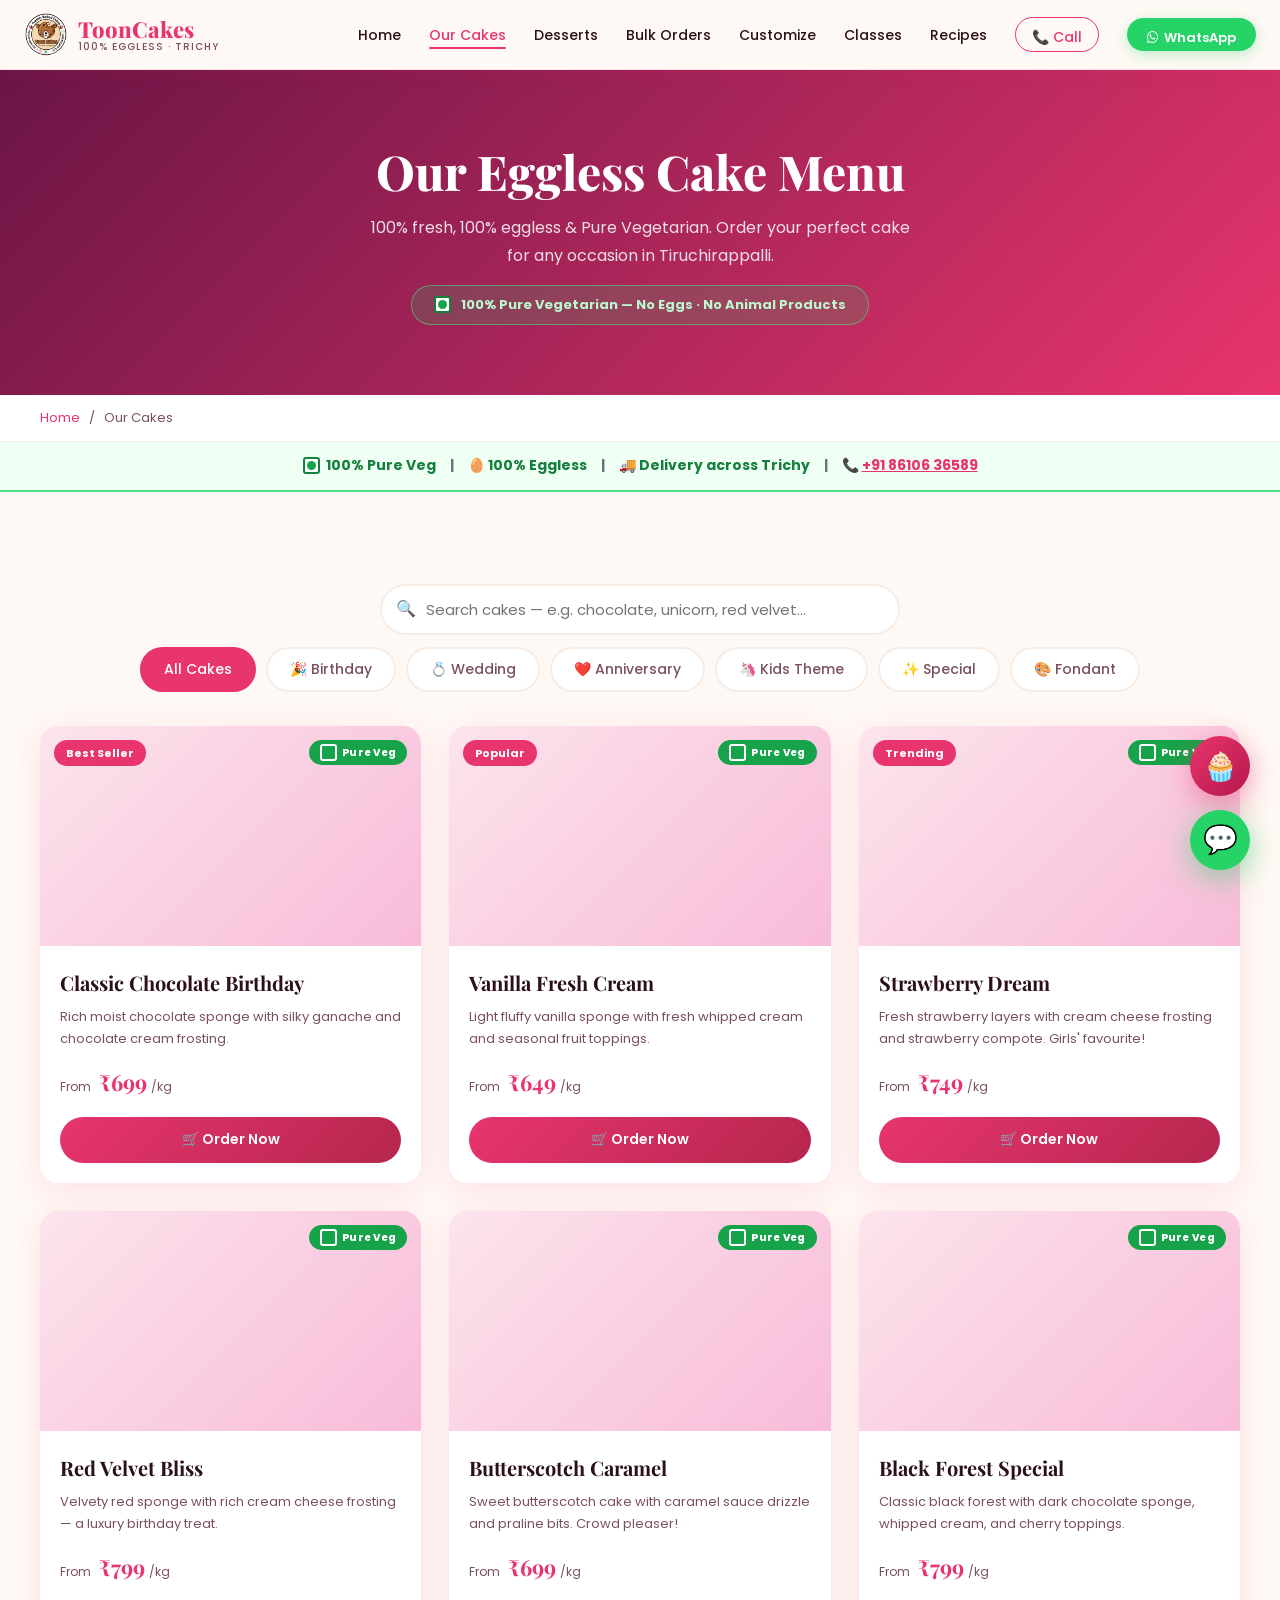
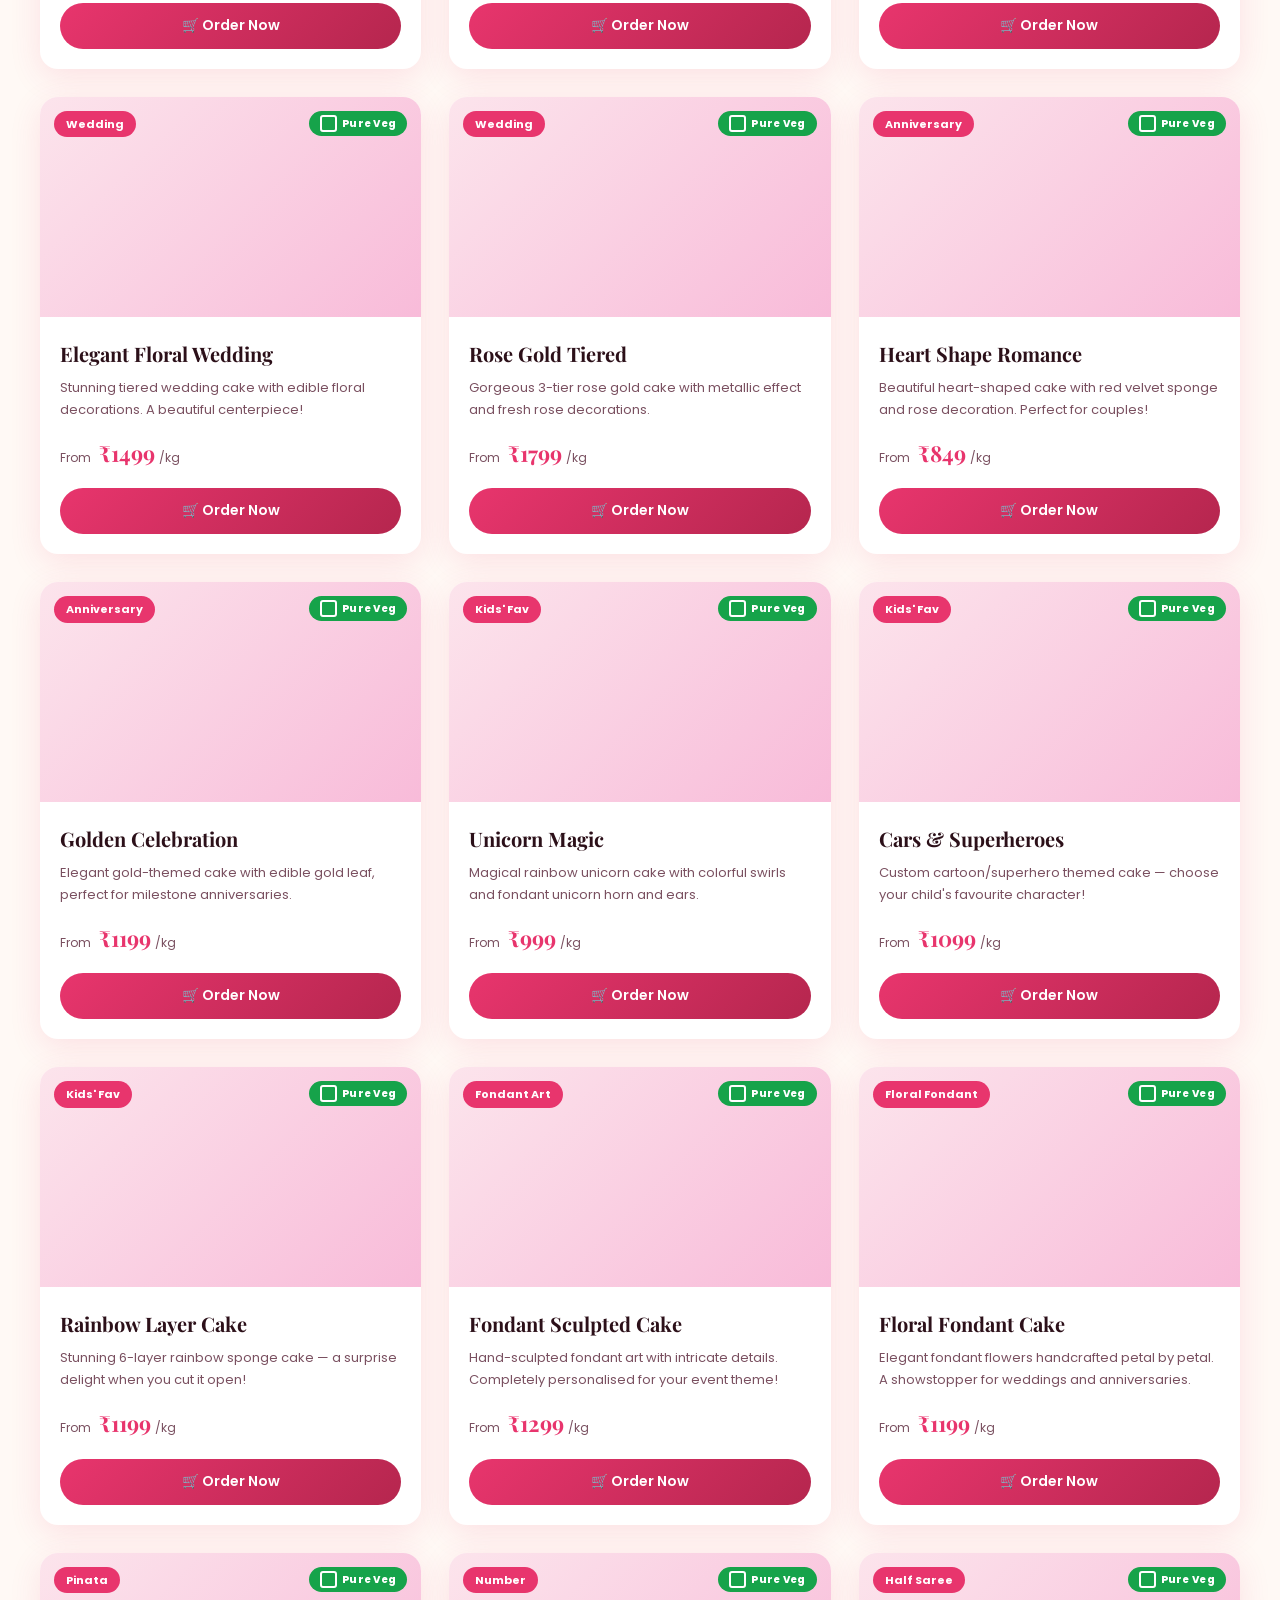
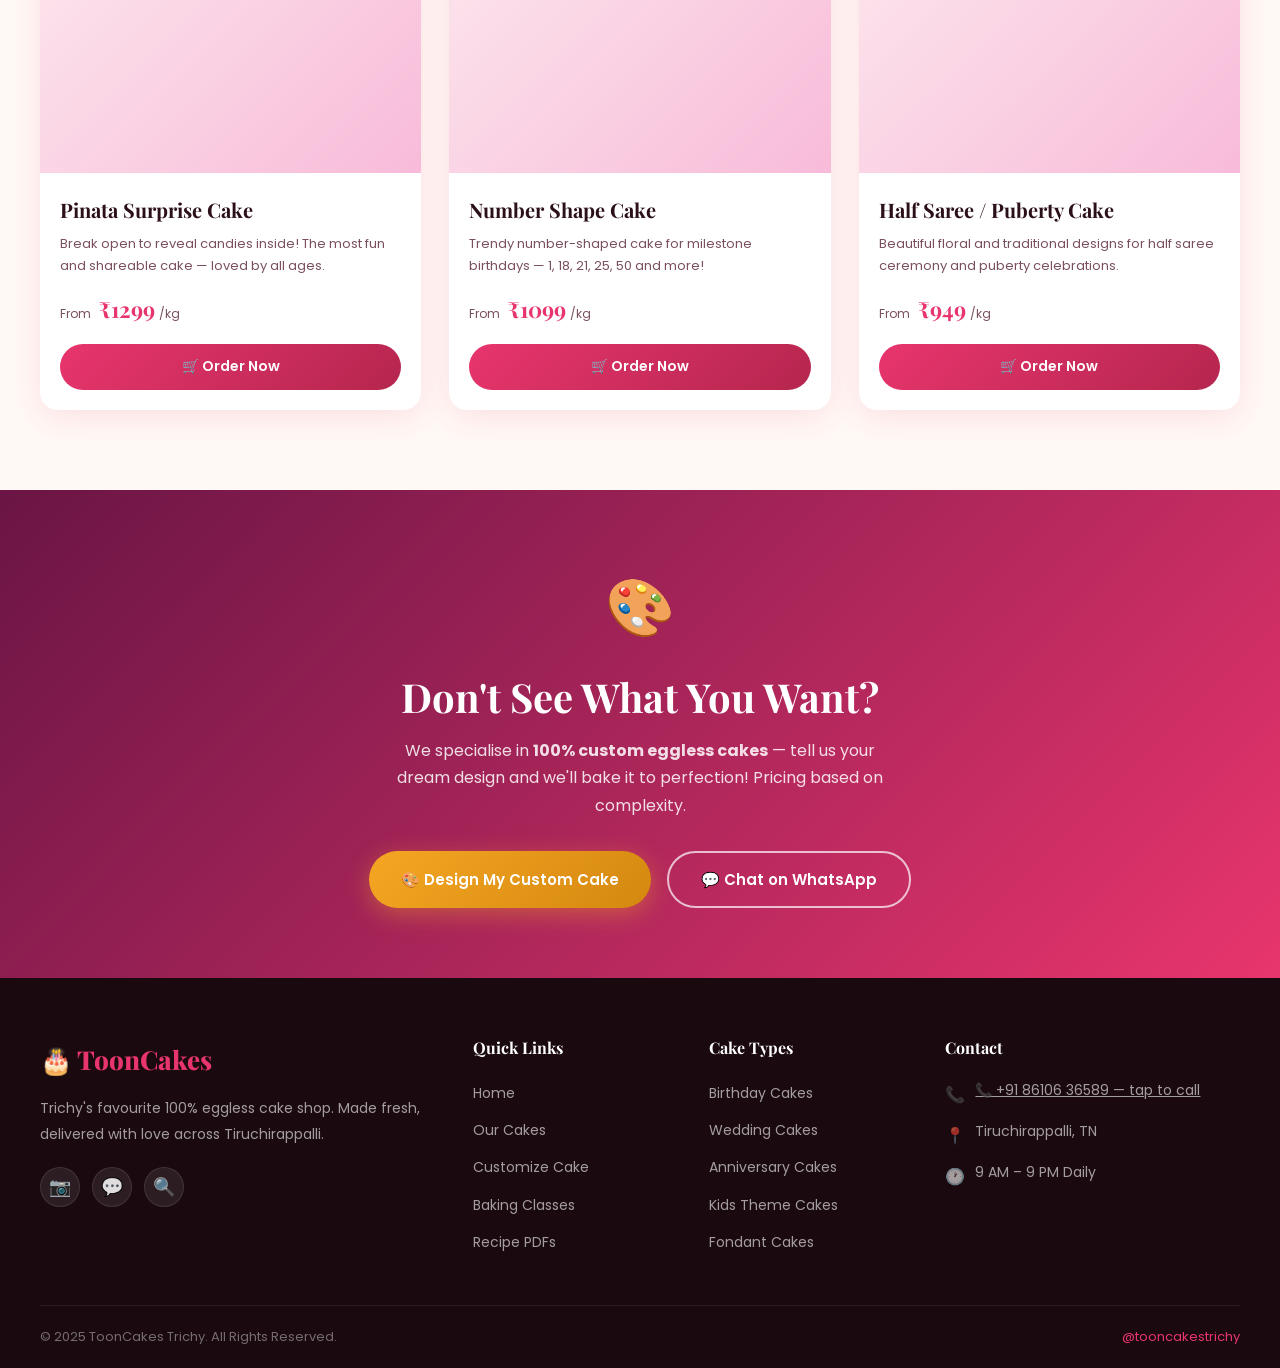
<file: cakes.html>
<!DOCTYPE html>
<html lang="en">
<head>
  <meta charset="UTF-8" />
  <meta name="viewport" content="width=device-width, initial-scale=1.0" />
  <title>Eggless Cakes Menu | ToonCakes Trichy | Order Online</title>
  <meta name="description" content="Browse ToonCakes' full menu of 100% eggless cakes in Trichy. Birthday, wedding, anniversary, kids, fondant cakes and more. Order online with secure payment." />
  <meta name="keywords" content="eggless cake menu Trichy, birthday cake Tiruchirappalli, wedding cake Trichy, custom cake order Trichy, fondant cake Trichy, kids cake Trichy, eggless cake price Trichy, homemade cake Trichy, cloud kitchen cake Trichy" />
  <link rel="stylesheet" href="style.css" />
  <link rel="stylesheet" href="https://cdnjs.cloudflare.com/ajax/libs/font-awesome/6.5.0/css/all.min.css" />
<script src="seed-data.js"></script>
</head>
<body>

<!-- ====== NAVIGATION ====== -->
<nav class="navbar">
  <a href="index.html" class="nav-logo">
    <span class="logo-icon"><img src="Toon%20Cakes%20Logo.png" alt="ToonCakes Logo" /></span>
    <span class="logo-text">
      <span class="logo-name">ToonCakes</span>
      <span class="logo-tag">100% Eggless · Trichy</span>
    </span>
  </a>
  <ul class="nav-links">
    <li><a href="index.html">Home</a></li>
    <li><a href="cakes.html" class="active">Our Cakes</a></li>
    <li><a href="desserts.html">Desserts</a></li>
    <li><a href="bulk-order.html">Bulk Orders</a></li>
    <li><a href="customize.html">Customize</a></li>
    <li><a href="classes.html">Classes</a></li>
    <li><a href="recipes.html">Recipes</a></li>
    <li><a href="https://wa.me/918610636589?text=Hi%20ToonCakes!%20I%20want%20to%20order%20a%20cake." class="nav-cta" target="_blank"><i class="fab fa-whatsapp"></i> WhatsApp</a></li>
  </ul>
  <button class="hamburger" onclick="toggleMobileNav()"><span></span><span></span><span></span></button>
</nav>
<div class="mobile-nav" id="mobileNav">
  <a href="index.html">🏠 Home</a>
  <a href="cakes.html">🎂 Our Cakes</a>
  <a href="desserts.html">🍫 Desserts</a>
  <a href="bulk-order.html">📦 Bulk Orders</a>
  <a href="customize.html">🎨 Customize</a>
  <a href="classes.html">👩‍🍳 Classes</a>
  <a href="recipes.html">📄 Recipes</a>
  <a href="index.html#contact">📞 Contact</a>
  <a href="review.html">⭐ Leave a Review</a>
  <a href="https://wa.me/918610636589" target="_blank">💬 WhatsApp Order</a>
</div>

<!-- ====== PAGE HERO ====== -->
<section class="page-hero">
  <h1>Our Eggless Cake Menu</h1>
  <p>100% fresh, 100% eggless &amp; Pure Vegetarian. Order your perfect cake for any occasion in Tiruchirappalli.</p>
  <div style="margin-top:16px; display:inline-flex; align-items:center; gap:10px; background:rgba(34,197,94,0.18); border:1.5px solid rgba(74,222,128,0.55); border-radius:50px; padding:8px 22px;">
    <span class="veg-mark"></span>
    <span style="color:#BBF7D0; font-size:13px; font-weight:700;">100% Pure Vegetarian — No Eggs · No Animal Products</span>
  </div>
</section>

<!-- Breadcrumb -->
<div class="breadcrumb">
  <div class="container">
    <a href="index.html">Home</a> <span>/</span> Our Cakes
  </div>
</div>

<!-- ====== NOTICE ====== -->
<div style="background:#F0FFF4; padding:12px 24px; text-align:center; border-bottom:2px solid #4ADE80;">
  <p style="font-size:14px; font-weight:700; display:flex; align-items:center; justify-content:center; gap:14px; flex-wrap:wrap;">
    <span style="display:inline-flex; align-items:center; gap:6px; color:#15803D;"><span class="veg-mark"></span> 100% Pure Veg</span>
    <span style="color:#6B7280;">|</span>
    <span style="color:#15803D;">🥚 100% Eggless</span>
    <span style="color:#6B7280;">|</span>
    <span style="color:#15803D;">🚚 Delivery across Trichy</span>
    <span style="color:#6B7280;">|</span>
    <span style="color:var(--pink-dark);">📞 <a href="https://wa.me/918610636589" style="color:var(--pink); text-decoration:underline;">+91 86106 36589</a></span>
  </p>
</div>

<!-- ====== CAKES SECTION ====== -->
<section class="section">
  <div class="container">

    <!-- Filter Tabs -->
    <div class="filter-tabs" id="filterTabs">
      <button class="filter-tab active" onclick="filterCakes('all', this)">All Cakes</button>
      <button class="filter-tab" onclick="filterCakes('birthday', this)">🎉 Birthday</button>
      <button class="filter-tab" onclick="filterCakes('wedding', this)">💍 Wedding</button>
      <button class="filter-tab" onclick="filterCakes('anniversary', this)">❤️ Anniversary</button>
      <button class="filter-tab" onclick="filterCakes('kids', this)">🦄 Kids Theme</button>
      <button class="filter-tab" onclick="filterCakes('special', this)">✨ Special</button>
      <button class="filter-tab" onclick="filterCakes('fondant', this)">🎨 Fondant</button>
    </div>

    <!-- Cakes Grid -->
    <div class="cakes-grid" id="cakesGrid">

      <!-- ===== BIRTHDAY CAKES ===== -->
      <div class="cake-card" data-category="birthday chocolate">
        <div class="cake-card-img">
          <span class="cake-emoji">🎂</span>
          <div class="cake-badge">Best Seller</div>
          <div class="eggless-mark"><span class="veg-mark" style="background:transparent; border-color:white;"></span> Pure Veg</div>
        </div>
        <div class="cake-card-body">
          <div class="cake-card-name">Classic Chocolate Birthday</div>
          <p class="cake-card-desc">Rich moist chocolate sponge with silky ganache and chocolate cream frosting.</p>
          <div class="cake-card-price">
            <span class="from">From</span><span class="price">₹699</span><span class="per">/kg</span>
          </div>
          <div class="cake-card-footer">
            <a href="order.html?cake=classic-chocolate&name=Classic%20Chocolate%20Birthday%20Cake&price=699&emoji=🎂&category=Birthday" class="btn-order">🛒 Order Now</a>
          </div>
        </div>
      </div>

      <div class="cake-card" data-category="birthday vanilla">
        <div class="cake-card-img" style="background: linear-gradient(135deg, #FFF3E0, #FFE0B2);">
          <span class="cake-emoji">🍰</span>
          <div class="cake-badge">Popular</div>
          <div class="eggless-mark"><span class="veg-mark" style="background:transparent; border-color:white;"></span> Pure Veg</div>
        </div>
        <div class="cake-card-body">
          <div class="cake-card-name">Vanilla Fresh Cream</div>
          <p class="cake-card-desc">Light fluffy vanilla sponge with fresh whipped cream and seasonal fruit toppings.</p>
          <div class="cake-card-price">
            <span class="from">From</span><span class="price">₹649</span><span class="per">/kg</span>
          </div>
          <div class="cake-card-footer">
            <a href="order.html?cake=vanilla-fresh-cream&name=Vanilla%20Fresh%20Cream%20Cake&price=649&emoji=🍰&category=Birthday" class="btn-order">🛒 Order Now</a>
          </div>
        </div>
      </div>

      <div class="cake-card" data-category="birthday strawberry">
        <div class="cake-card-img" style="background: linear-gradient(135deg, #FCE4EC, #F8BBD9);">
          <span class="cake-emoji">🍓</span>
          <div class="cake-badge">Trending</div>
          <div class="eggless-mark"><span class="veg-mark" style="background:transparent; border-color:white;"></span> Pure Veg</div>
        </div>
        <div class="cake-card-body">
          <div class="cake-card-name">Strawberry Dream</div>
          <p class="cake-card-desc">Fresh strawberry layers with cream cheese frosting and strawberry compote. Girls' favourite!</p>
          <div class="cake-card-price">
            <span class="from">From</span><span class="price">₹749</span><span class="per">/kg</span>
          </div>
          <div class="cake-card-footer">
            <a href="order.html?cake=strawberry-dream&name=Strawberry%20Dream%20Cake&price=749&emoji=🍓&category=Birthday" class="btn-order">🛒 Order Now</a>
          </div>
        </div>
      </div>

      <div class="cake-card" data-category="birthday red-velvet">
        <div class="cake-card-img" style="background: linear-gradient(135deg, #FFEBEE, #FFCDD2);">
          <span class="cake-emoji">🔴</span>
          <div class="eggless-mark"><span class="veg-mark" style="background:transparent; border-color:white;"></span> Pure Veg</div>
        </div>
        <div class="cake-card-body">
          <div class="cake-card-name">Red Velvet Bliss</div>
          <p class="cake-card-desc">Velvety red sponge with rich cream cheese frosting — a luxury birthday treat.</p>
          <div class="cake-card-price">
            <span class="from">From</span><span class="price">₹799</span><span class="per">/kg</span>
          </div>
          <div class="cake-card-footer">
            <a href="order.html?cake=red-velvet-bliss&name=Red%20Velvet%20Bliss%20Cake&price=799&emoji=🔴&category=Birthday" class="btn-order">🛒 Order Now</a>
          </div>
        </div>
      </div>

      <div class="cake-card" data-category="birthday butterscotch">
        <div class="cake-card-img" style="background: linear-gradient(135deg, #FFF8E1, #FFECB3);">
          <span class="cake-emoji">🍯</span>
          <div class="eggless-mark"><span class="veg-mark" style="background:transparent; border-color:white;"></span> Pure Veg</div>
        </div>
        <div class="cake-card-body">
          <div class="cake-card-name">Butterscotch Caramel</div>
          <p class="cake-card-desc">Sweet butterscotch cake with caramel sauce drizzle and praline bits. Crowd pleaser!</p>
          <div class="cake-card-price">
            <span class="from">From</span><span class="price">₹699</span><span class="per">/kg</span>
          </div>
          <div class="cake-card-footer">
            <a href="order.html?cake=butterscotch-caramel&name=Butterscotch%20Caramel%20Cake&price=699&emoji=🍯&category=Birthday" class="btn-order">🛒 Order Now</a>
          </div>
        </div>
      </div>

      <div class="cake-card" data-category="birthday blackforest">
        <div class="cake-card-img" style="background: linear-gradient(135deg, #2d0b0b, #4a1010);">
          <span class="cake-emoji" style="filter: drop-shadow(0 4px 12px rgba(255,255,255,0.3));">🍒</span>
          <div class="eggless-mark"><span class="veg-mark" style="background:transparent; border-color:white;"></span> Pure Veg</div>
        </div>
        <div class="cake-card-body">
          <div class="cake-card-name">Black Forest Special</div>
          <p class="cake-card-desc">Classic black forest with dark chocolate sponge, whipped cream, and cherry toppings.</p>
          <div class="cake-card-price">
            <span class="from">From</span><span class="price">₹799</span><span class="per">/kg</span>
          </div>
          <div class="cake-card-footer">
            <a href="order.html?cake=black-forest&name=Black%20Forest%20Special%20Cake&price=799&emoji=🍒&category=Birthday" class="btn-order">🛒 Order Now</a>
          </div>
        </div>
      </div>

      <!-- ===== WEDDING CAKES ===== -->
      <div class="cake-card" data-category="wedding">
        <div class="cake-card-img" style="background: linear-gradient(135deg, #FFF9F0, #FFE8CC);">
          <span class="cake-emoji">💒</span>
          <div class="cake-badge">Wedding</div>
          <div class="eggless-mark"><span class="veg-mark" style="background:transparent; border-color:white;"></span> Pure Veg</div>
        </div>
        <div class="cake-card-body">
          <div class="cake-card-name">Elegant Floral Wedding</div>
          <p class="cake-card-desc">Stunning tiered wedding cake with edible floral decorations. A beautiful centerpiece!</p>
          <div class="cake-card-price">
            <span class="from">From</span><span class="price">₹1,499</span><span class="per">/kg</span>
          </div>
          <div class="cake-card-footer">
            <a href="order.html?cake=elegant-floral-wedding&name=Elegant%20Floral%20Wedding%20Cake&price=1499&emoji=💒&category=Wedding" class="btn-order">🛒 Order Now</a>
          </div>
        </div>
      </div>

      <div class="cake-card" data-category="wedding">
        <div class="cake-card-img" style="background: linear-gradient(135deg, #FCE4EC, #F48FB1);">
          <span class="cake-emoji">💍</span>
          <div class="cake-badge">Wedding</div>
          <div class="eggless-mark"><span class="veg-mark" style="background:transparent; border-color:white;"></span> Pure Veg</div>
        </div>
        <div class="cake-card-body">
          <div class="cake-card-name">Rose Gold Tiered</div>
          <p class="cake-card-desc">Gorgeous 3-tier rose gold cake with metallic effect and fresh rose decorations.</p>
          <div class="cake-card-price">
            <span class="from">From</span><span class="price">₹1,799</span><span class="per">/kg</span>
          </div>
          <div class="cake-card-footer">
            <a href="order.html?cake=rose-gold-tiered&name=Rose%20Gold%20Tiered%20Wedding%20Cake&price=1799&emoji=💍&category=Wedding" class="btn-order">🛒 Order Now</a>
          </div>
        </div>
      </div>

      <!-- ===== ANNIVERSARY CAKES ===== -->
      <div class="cake-card" data-category="anniversary">
        <div class="cake-card-img" style="background: linear-gradient(135deg, #FCE4EC, #EF9A9A);">
          <span class="cake-emoji">❤️</span>
          <div class="cake-badge">Anniversary</div>
          <div class="eggless-mark"><span class="veg-mark" style="background:transparent; border-color:white;"></span> Pure Veg</div>
        </div>
        <div class="cake-card-body">
          <div class="cake-card-name">Heart Shape Romance</div>
          <p class="cake-card-desc">Beautiful heart-shaped cake with red velvet sponge and rose decoration. Perfect for couples!</p>
          <div class="cake-card-price">
            <span class="from">From</span><span class="price">₹849</span><span class="per">/kg</span>
          </div>
          <div class="cake-card-footer">
            <a href="order.html?cake=heart-shape-romance&name=Heart%20Shape%20Romance%20Cake&price=849&emoji=❤️&category=Anniversary" class="btn-order">🛒 Order Now</a>
          </div>
        </div>
      </div>

      <div class="cake-card" data-category="anniversary">
        <div class="cake-card-img" style="background: linear-gradient(135deg, #FFF8E1, #FFD54F);">
          <span class="cake-emoji">🥂</span>
          <div class="cake-badge">Anniversary</div>
          <div class="eggless-mark"><span class="veg-mark" style="background:transparent; border-color:white;"></span> Pure Veg</div>
        </div>
        <div class="cake-card-body">
          <div class="cake-card-name">Golden Celebration</div>
          <p class="cake-card-desc">Elegant gold-themed cake with edible gold leaf, perfect for milestone anniversaries.</p>
          <div class="cake-card-price">
            <span class="from">From</span><span class="price">₹1,199</span><span class="per">/kg</span>
          </div>
          <div class="cake-card-footer">
            <a href="order.html?cake=golden-celebration&name=Golden%20Celebration%20Cake&price=1199&emoji=🥂&category=Anniversary" class="btn-order">🛒 Order Now</a>
          </div>
        </div>
      </div>

      <!-- ===== KIDS THEME CAKES ===== -->
      <div class="cake-card" data-category="kids">
        <div class="cake-card-img" style="background: linear-gradient(135deg, #E3F2FD, #90CAF9);">
          <span class="cake-emoji">🦄</span>
          <div class="cake-badge">Kids' Fav</div>
          <div class="eggless-mark"><span class="veg-mark" style="background:transparent; border-color:white;"></span> Pure Veg</div>
        </div>
        <div class="cake-card-body">
          <div class="cake-card-name">Unicorn Magic</div>
          <p class="cake-card-desc">Magical rainbow unicorn cake with colorful swirls and fondant unicorn horn and ears.</p>
          <div class="cake-card-price">
            <span class="from">From</span><span class="price">₹999</span><span class="per">/kg</span>
          </div>
          <div class="cake-card-footer">
            <a href="order.html?cake=unicorn-magic&name=Unicorn%20Magic%20Cake&price=999&emoji=🦄&category=Kids%20Theme" class="btn-order">🛒 Order Now</a>
          </div>
        </div>
      </div>

      <div class="cake-card" data-category="kids">
        <div class="cake-card-img" style="background: linear-gradient(135deg, #E8F5E9, #A5D6A7);">
          <span class="cake-emoji">🚗</span>
          <div class="cake-badge">Kids' Fav</div>
          <div class="eggless-mark"><span class="veg-mark" style="background:transparent; border-color:white;"></span> Pure Veg</div>
        </div>
        <div class="cake-card-body">
          <div class="cake-card-name">Cars &amp; Superheroes</div>
          <p class="cake-card-desc">Custom cartoon/superhero themed cake — choose your child's favourite character!</p>
          <div class="cake-card-price">
            <span class="from">From</span><span class="price">₹1,099</span><span class="per">/kg</span>
          </div>
          <div class="cake-card-footer">
            <a href="order.html?cake=cartoon-theme&name=Cartoon%20Theme%20Cake&price=1099&emoji=🚗&category=Kids%20Theme" class="btn-order">🛒 Order Now</a>
          </div>
        </div>
      </div>

      <div class="cake-card" data-category="kids">
        <div class="cake-card-img" style="background: linear-gradient(135deg, #F3E5F5, #CE93D8);">
          <span class="cake-emoji">🌈</span>
          <div class="cake-badge">Kids' Fav</div>
          <div class="eggless-mark"><span class="veg-mark" style="background:transparent; border-color:white;"></span> Pure Veg</div>
        </div>
        <div class="cake-card-body">
          <div class="cake-card-name">Rainbow Layer Cake</div>
          <p class="cake-card-desc">Stunning 6-layer rainbow sponge cake — a surprise delight when you cut it open!</p>
          <div class="cake-card-price">
            <span class="from">From</span><span class="price">₹1,199</span><span class="per">/kg</span>
          </div>
          <div class="cake-card-footer">
            <a href="order.html?cake=rainbow-layer&name=Rainbow%20Layer%20Cake&price=1199&emoji=🌈&category=Kids%20Theme" class="btn-order">🛒 Order Now</a>
          </div>
        </div>
      </div>

      <!-- ===== FONDANT CAKES ===== -->
      <div class="cake-card" data-category="fondant">
        <div class="cake-card-img" style="background: linear-gradient(135deg, #FCE4EC, #E91E8C);">
          <span class="cake-emoji">🎨</span>
          <div class="cake-badge">Fondant Art</div>
          <div class="eggless-mark"><span class="veg-mark" style="background:transparent; border-color:white;"></span> Pure Veg</div>
        </div>
        <div class="cake-card-body">
          <div class="cake-card-name">Fondant Sculpted Cake</div>
          <p class="cake-card-desc">Hand-sculpted fondant art with intricate details. Completely personalised for your event theme!</p>
          <div class="cake-card-price">
            <span class="from">From</span><span class="price">₹1,299</span><span class="per">/kg</span>
          </div>
          <div class="cake-card-footer">
            <a href="order.html?cake=fondant-sculpted&name=Fondant%20Sculpted%20Cake&price=1299&emoji=🎨&category=Fondant" class="btn-order">🛒 Order Now</a>
          </div>
        </div>
      </div>

      <div class="cake-card" data-category="fondant">
        <div class="cake-card-img" style="background: linear-gradient(135deg, #EDE9FE, #7C3AED);">
          <span class="cake-emoji">🌸</span>
          <div class="cake-badge">Floral Fondant</div>
          <div class="eggless-mark"><span class="veg-mark" style="background:transparent; border-color:white;"></span> Pure Veg</div>
        </div>
        <div class="cake-card-body">
          <div class="cake-card-name">Floral Fondant Cake</div>
          <p class="cake-card-desc">Elegant fondant flowers handcrafted petal by petal. A showstopper for weddings and anniversaries.</p>
          <div class="cake-card-price">
            <span class="from">From</span><span class="price">₹1,199</span><span class="per">/kg</span>
          </div>
          <div class="cake-card-footer">
            <a href="order.html?cake=fondant-floral&name=Floral%20Fondant%20Cake&price=1199&emoji=🌸&category=Fondant" class="btn-order">🛒 Order Now</a>
          </div>
        </div>
      </div>

      <!-- ===== SPECIAL CAKES ===== -->
      <div class="cake-card" data-category="special">
        <div class="cake-card-img" style="background: linear-gradient(135deg, #FCE4EC, #FF80AB);">
          <span class="cake-emoji">🎊</span>
          <div class="cake-badge">Pinata</div>
          <div class="eggless-mark"><span class="veg-mark" style="background:transparent; border-color:white;"></span> Pure Veg</div>
        </div>
        <div class="cake-card-body">
          <div class="cake-card-name">Pinata Surprise Cake</div>
          <p class="cake-card-desc">Break open to reveal candies inside! The most fun and shareable cake — loved by all ages.</p>
          <div class="cake-card-price">
            <span class="from">From</span><span class="price">₹1,299</span><span class="per">/kg</span>
          </div>
          <div class="cake-card-footer">
            <a href="order.html?cake=pinata-surprise&name=Pinata%20Surprise%20Cake&price=1299&emoji=🎊&category=Special" class="btn-order">🛒 Order Now</a>
          </div>
        </div>
      </div>

      <div class="cake-card" data-category="special">
        <div class="cake-card-img" style="background: linear-gradient(135deg, #F3E5F5, #AB47BC);">
          <span class="cake-emoji">🔢</span>
          <div class="cake-badge">Number</div>
          <div class="eggless-mark"><span class="veg-mark" style="background:transparent; border-color:white;"></span> Pure Veg</div>
        </div>
        <div class="cake-card-body">
          <div class="cake-card-name">Number Shape Cake</div>
          <p class="cake-card-desc">Trendy number-shaped cake for milestone birthdays — 1, 18, 21, 25, 50 and more!</p>
          <div class="cake-card-price">
            <span class="from">From</span><span class="price">₹1,099</span><span class="per">/kg</span>
          </div>
          <div class="cake-card-footer">
            <a href="order.html?cake=number-shape&name=Number%20Shape%20Cake&price=1099&emoji=🔢&category=Special" class="btn-order">🛒 Order Now</a>
          </div>
        </div>
      </div>

      <div class="cake-card" data-category="special">
        <div class="cake-card-img" style="background: linear-gradient(135deg, #E1F5FE, #81D4FA);">
          <span class="cake-emoji">🌸</span>
          <div class="cake-badge">Half Saree</div>
          <div class="eggless-mark"><span class="veg-mark" style="background:transparent; border-color:white;"></span> Pure Veg</div>
        </div>
        <div class="cake-card-body">
          <div class="cake-card-name">Half Saree / Puberty Cake</div>
          <p class="cake-card-desc">Beautiful floral and traditional designs for half saree ceremony and puberty celebrations.</p>
          <div class="cake-card-price">
            <span class="from">From</span><span class="price">₹949</span><span class="per">/kg</span>
          </div>
          <div class="cake-card-footer">
            <a href="order.html?cake=half-saree&name=Half%20Saree%20Celebration%20Cake&price=949&emoji=🌸&category=Special" class="btn-order">🛒 Order Now</a>
          </div>
        </div>
      </div>

    </div><!-- end cakes-grid -->

    <!-- No results message (hidden by default) -->
    <div id="noResults" class="hidden" style="text-align: center; padding: 60px 20px; color: var(--text-muted);">
      <div style="font-size: 60px; margin-bottom: 16px;">🔍</div>
      <h3 style="font-family: 'Playfair Display', serif; font-size: 22px; margin-bottom: 10px;">No cakes in this category yet!</h3>
      <p>Check back soon or <a href="customize.html" style="color: var(--pink);">order a custom cake</a>.</p>
    </div>

  </div>
</section>

<!-- ====== CUSTOM CAKE CTA ====== -->
<section style="background: linear-gradient(135deg, #6A1545, #E8356D); padding: 70px 24px; text-align: center; color: white;">
  <div class="container">
    <div style="font-size: 56px; margin-bottom: 16px;">🎨</div>
    <h2 style="font-family: 'Playfair Display', serif; font-size: clamp(26px, 4vw, 40px); margin-bottom: 14px;">Don't See What You Want?</h2>
    <p style="color: rgba(255,255,255,0.85); font-size: 16px; max-width: 520px; margin: 0 auto 32px;">
      We specialise in <strong>100% custom eggless cakes</strong> — tell us your dream design and we'll bake it to perfection! Pricing based on complexity.
    </p>
    <div style="display: flex; gap: 16px; justify-content: center; flex-wrap: wrap;">
      <a href="customize.html" class="btn btn-gold">
        🎨 Design My Custom Cake
      </a>
      <a href="https://wa.me/918610636589?text=Hi%20ToonCakes!%20I%20need%20a%20custom%20cake." class="btn btn-outline-white" target="_blank">
        💬 Chat on WhatsApp
      </a>
    </div>
  </div>
</section>

<!-- ====== FOOTER ====== -->
<footer id="contact">
  <div class="footer-grid">
    <div class="footer-brand">
      <div class="footer-logo">🎂 ToonCakes</div>
      <p>Trichy's favourite 100% eggless cake shop. Made fresh, delivered with love across Tiruchirappalli.</p>
      <div class="social-links">
        <a href="https://www.instagram.com/tooncakestrichy/" target="_blank" class="social-link">📷</a>
        <a href="https://wa.me/918610636589" target="_blank" class="social-link">💬</a>
        <a href="https://share.google/VXE60txL4wqdslQ7z" target="_blank" class="social-link">🔍</a>
      </div>
    </div>
    <div class="footer-col">
      <h4>Quick Links</h4>
      <ul>
        <li><a href="index.html">Home</a></li>
        <li><a href="cakes.html">Our Cakes</a></li>
        <li><a href="customize.html">Customize Cake</a></li>
        <li><a href="classes.html">Baking Classes</a></li>
        <li><a href="recipes.html">Recipe PDFs</a></li>
      </ul>
    </div>
    <div class="footer-col">
      <h4>Cake Types</h4>
      <ul>
        <li><a href="#" onclick="filterCakes('birthday',null)">Birthday Cakes</a></li>
        <li><a href="#" onclick="filterCakes('wedding',null)">Wedding Cakes</a></li>
        <li><a href="#" onclick="filterCakes('anniversary',null)">Anniversary Cakes</a></li>
        <li><a href="#" onclick="filterCakes('kids',null)">Kids Theme Cakes</a></li>
        <li><a href="#" onclick="filterCakes('fondant',null)">Fondant Cakes</a></li>
      </ul>
    </div>
    <div class="footer-col">
      <h4>Contact</h4>
      <div class="footer-contact-item"><span class="icon">📞</span><span>+91 86106 36589</span></div>
      <div class="footer-contact-item"><span class="icon">📍</span><span>Tiruchirappalli, TN</span></div>
      <div class="footer-contact-item"><span class="icon">🕐</span><span>9 AM – 9 PM Daily</span></div>
    </div>
  </div>
  <div class="footer-bottom">
    <span>© 2025 ToonCakes Trichy. All Rights Reserved.</span>
    <span><a href="https://www.instagram.com/tooncakestrichy/" target="_blank">@tooncakestrichy</a></span>
  </div>
</footer>

<a href="https://wa.me/918610636589?text=Hi%20ToonCakes!%20I%20want%20to%20order%20a%20cake." class="whatsapp-float" target="_blank" title="WhatsApp Order">💬</a>

<script>
  function toggleMobileNav() {
    document.getElementById('mobileNav').classList.toggle('open');
  }

  // Filter cakes by category
  function filterCakes(category, btn) {
    // Update active tab
    if (btn) {
      document.querySelectorAll('.filter-tab').forEach(t => t.classList.remove('active'));
      btn.classList.add('active');
    }

    const cards = document.querySelectorAll('.cake-card');
    let visibleCount = 0;

    cards.forEach(card => {
      const cats = card.dataset.category || '';
      if (category === 'all' || cats.includes(category)) {
        card.style.display = 'flex';
        card.style.flexDirection = 'column';
        visibleCount++;
      } else {
        card.style.display = 'none';
      }
    });

    document.getElementById('noResults').classList.toggle('hidden', visibleCount > 0);
  }

  // Read URL param on load
  window.addEventListener('DOMContentLoaded', () => {
    const params = new URLSearchParams(window.location.search);
    const filter = params.get('filter');
    if (filter) {
      const tab = [...document.querySelectorAll('.filter-tab')].find(t =>
        t.textContent.toLowerCase().includes(filter.toLowerCase())
      );
      filterCakes(filter, tab);
    }
  });
</script>

<script>
// Inject admin-added cakes (photo-based, new model)
(function injectAdminCakes() {
  const cakes = JSON.parse(localStorage.getItem('tc_menu_cakes') || '[]').filter(c => c.active);
  if (!cakes.length) return;
  const grid = document.getElementById('cakesGrid');
  if (!grid) return;
  grid.innerHTML = ''; // Replace hardcoded cards — all items now come from Menu Manager
  const fragment = document.createDocumentFragment();
  cakes.forEach(c => {
    const slug     = c.name.toLowerCase().replace(/\s+/g,'-').replace(/[^a-z0-9-]/g,'');
    const orderUrl = `order.html?cake=${slug}&id=${encodeURIComponent(c.id)}&name=${encodeURIComponent(c.name + ' Cake')}&price=${c.price}&category=${encodeURIComponent(c.category)}`;
    const el = document.createElement('div');
    el.className = 'cake-card';
    el.dataset.category = c.category;
    el.innerHTML = `
      <div class="cake-card-img" style="${c.image ? `background:url('${c.image}') center/cover no-repeat` : 'background:linear-gradient(135deg,#FCE4EC,#F8BBD9)'};">
        ${c.badge ? `<div class="cake-badge">${c.badge}</div>` : ''}
        <div class="eggless-mark"><span class="veg-mark" style="background:transparent;border-color:white;"></span> Pure Veg</div>
      </div>
      <div class="cake-card-body">
        <div class="cake-card-name">${c.name}</div>
        <p class="cake-card-desc">${c.desc}</p>
        <div class="cake-card-price">
          <span class="from">From</span><span class="price">₹${c.price}</span><span class="per">/kg</span>
        </div>
        <div class="cake-card-footer">
          <a href="${orderUrl}" class="btn-order">🛒 Order Now</a>
        </div>
      </div>`;
    fragment.appendChild(el);
  });
  grid.appendChild(fragment);
  const filter = new URLSearchParams(window.location.search).get('filter') || 'all';
  if (typeof filterCakes === 'function') filterCakes(filter, null);
})();
</script>
<script src="menu-search.js"></script>
<script src="site-nav.js"></script>
<script src="chatbot.js"></script>
</body>
</html>
</file>
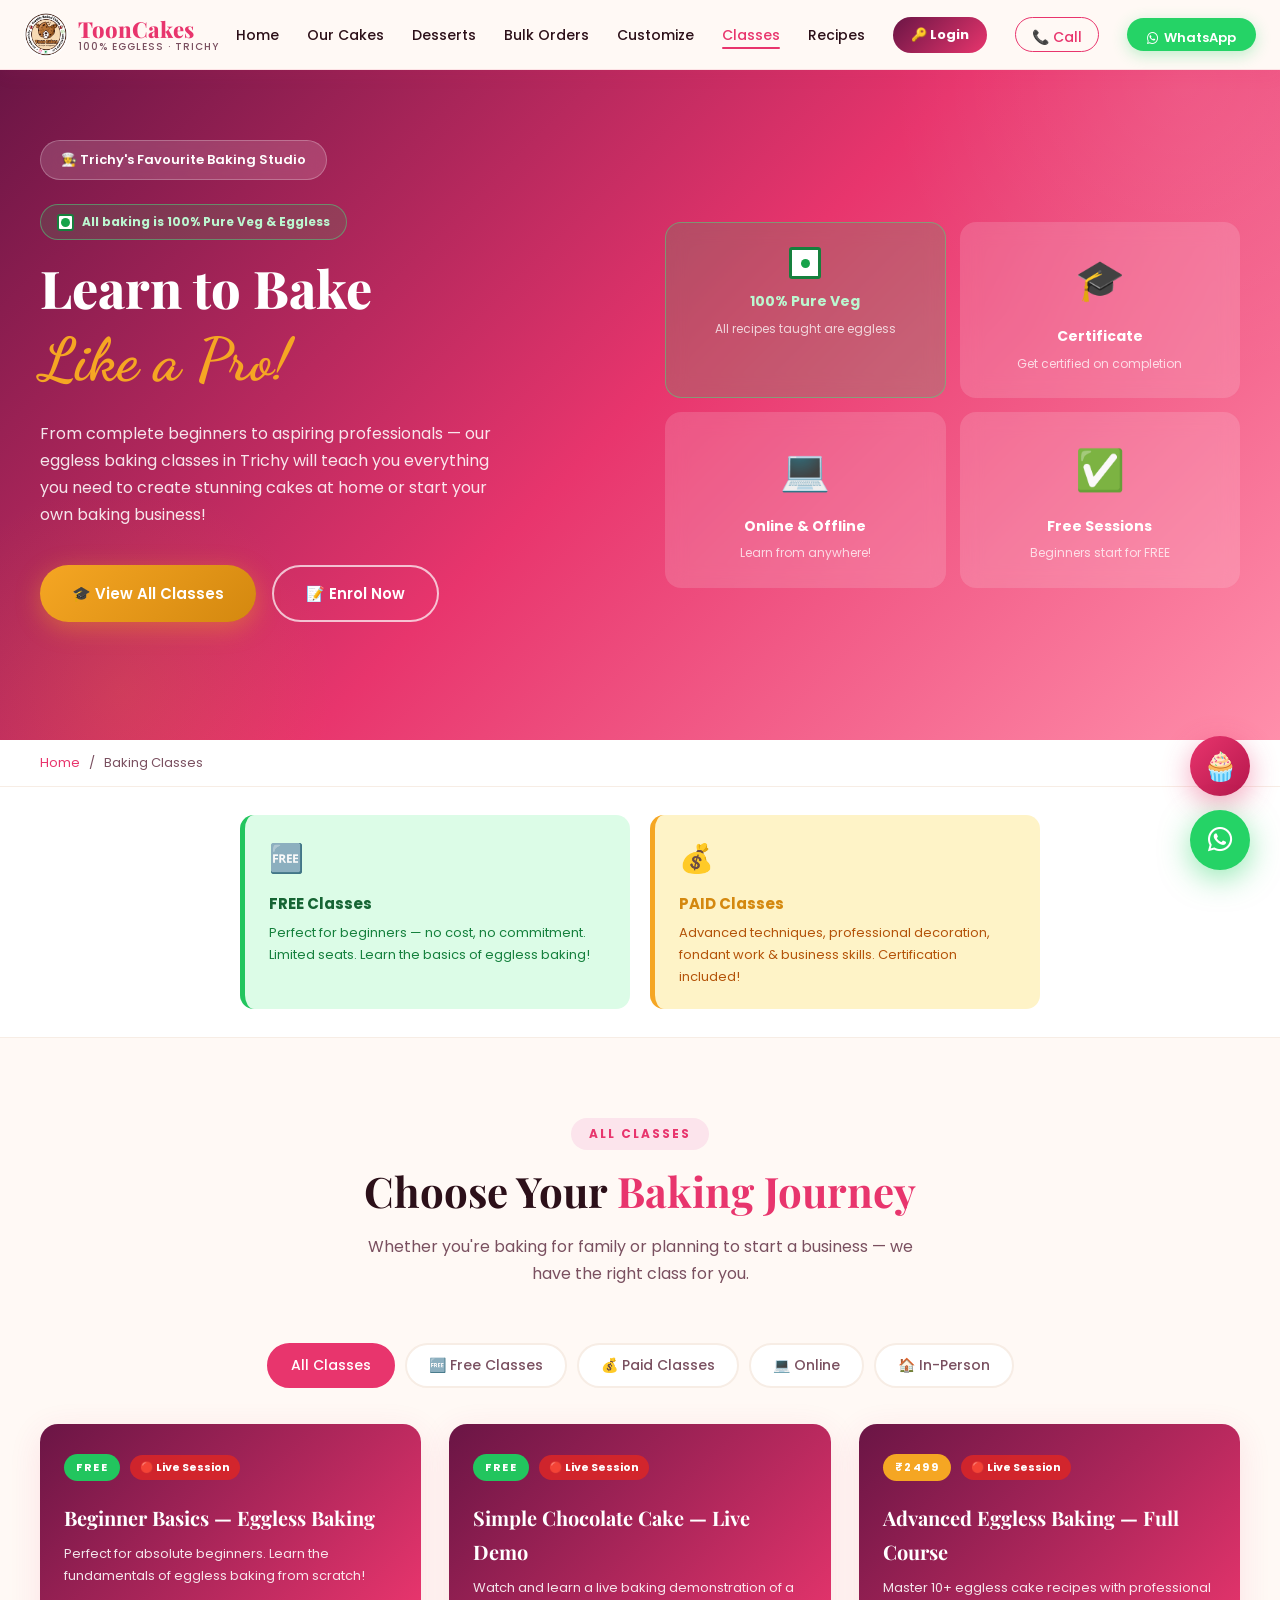
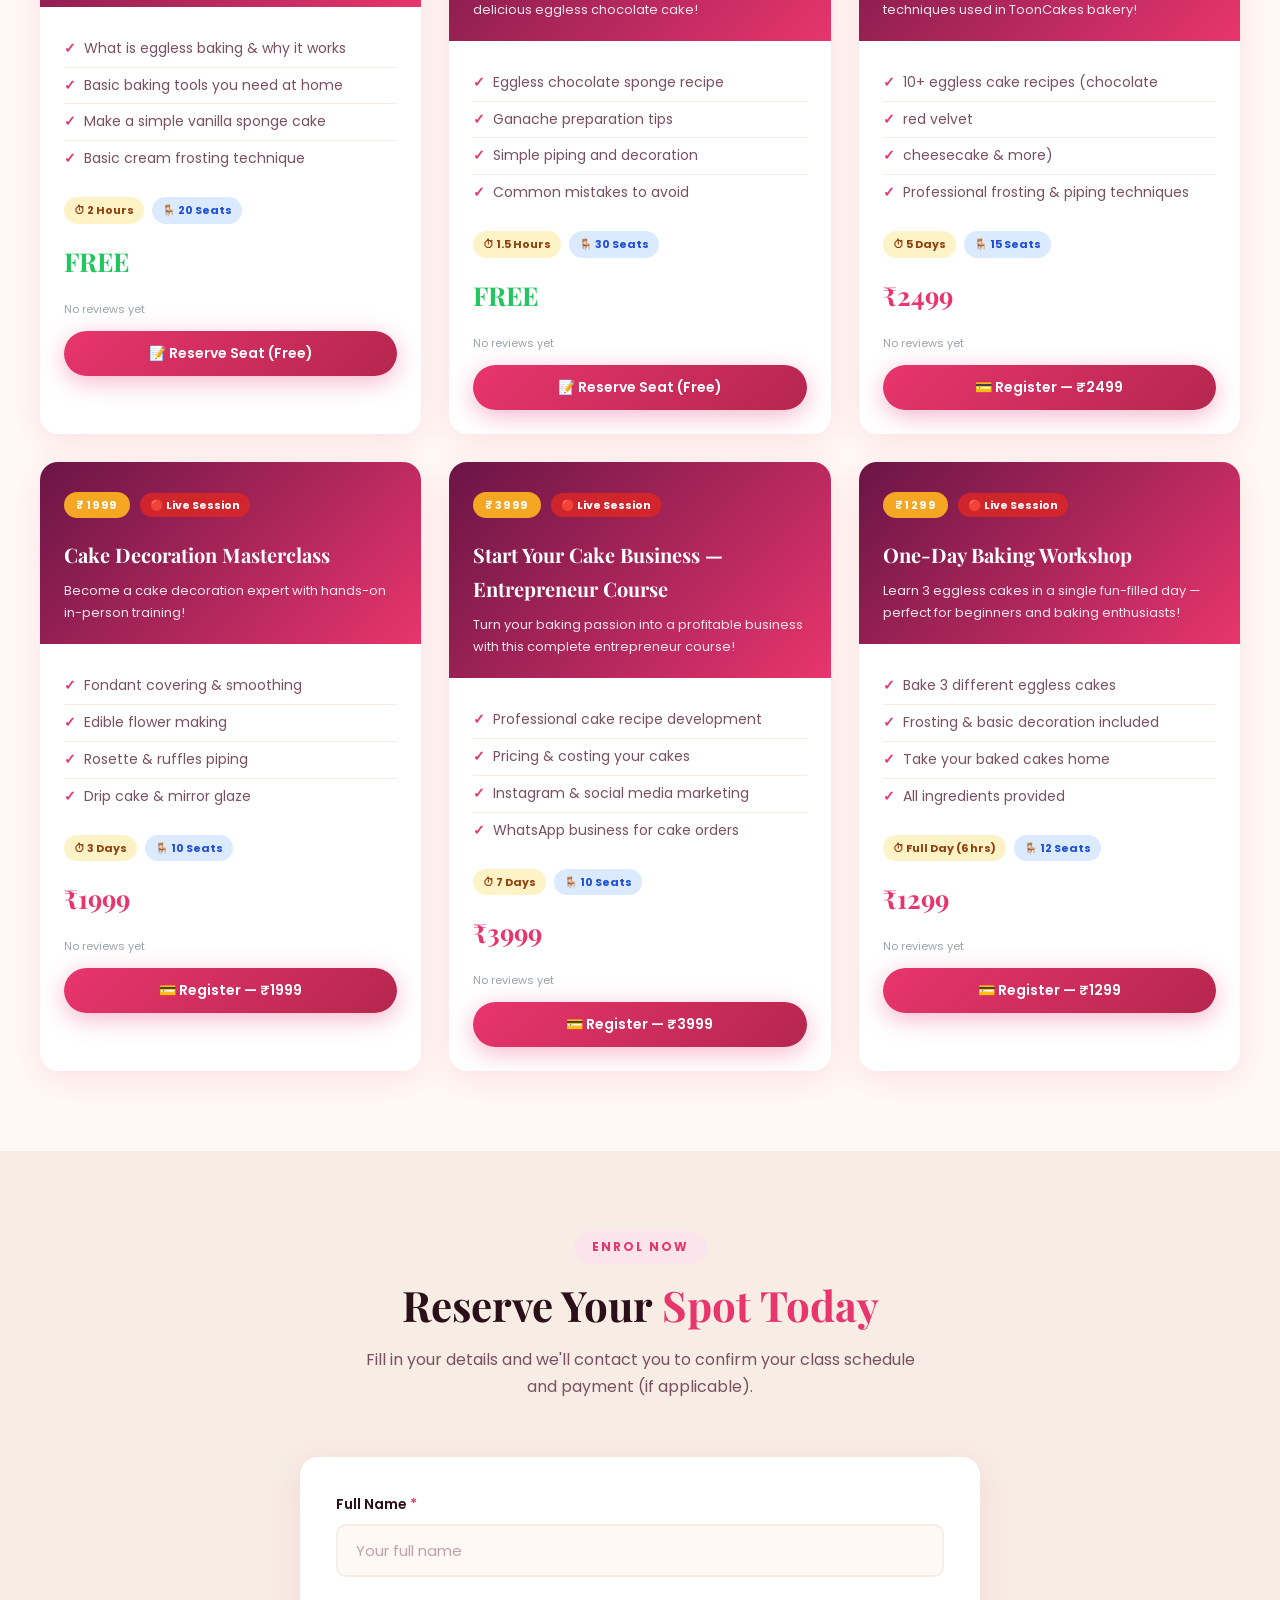
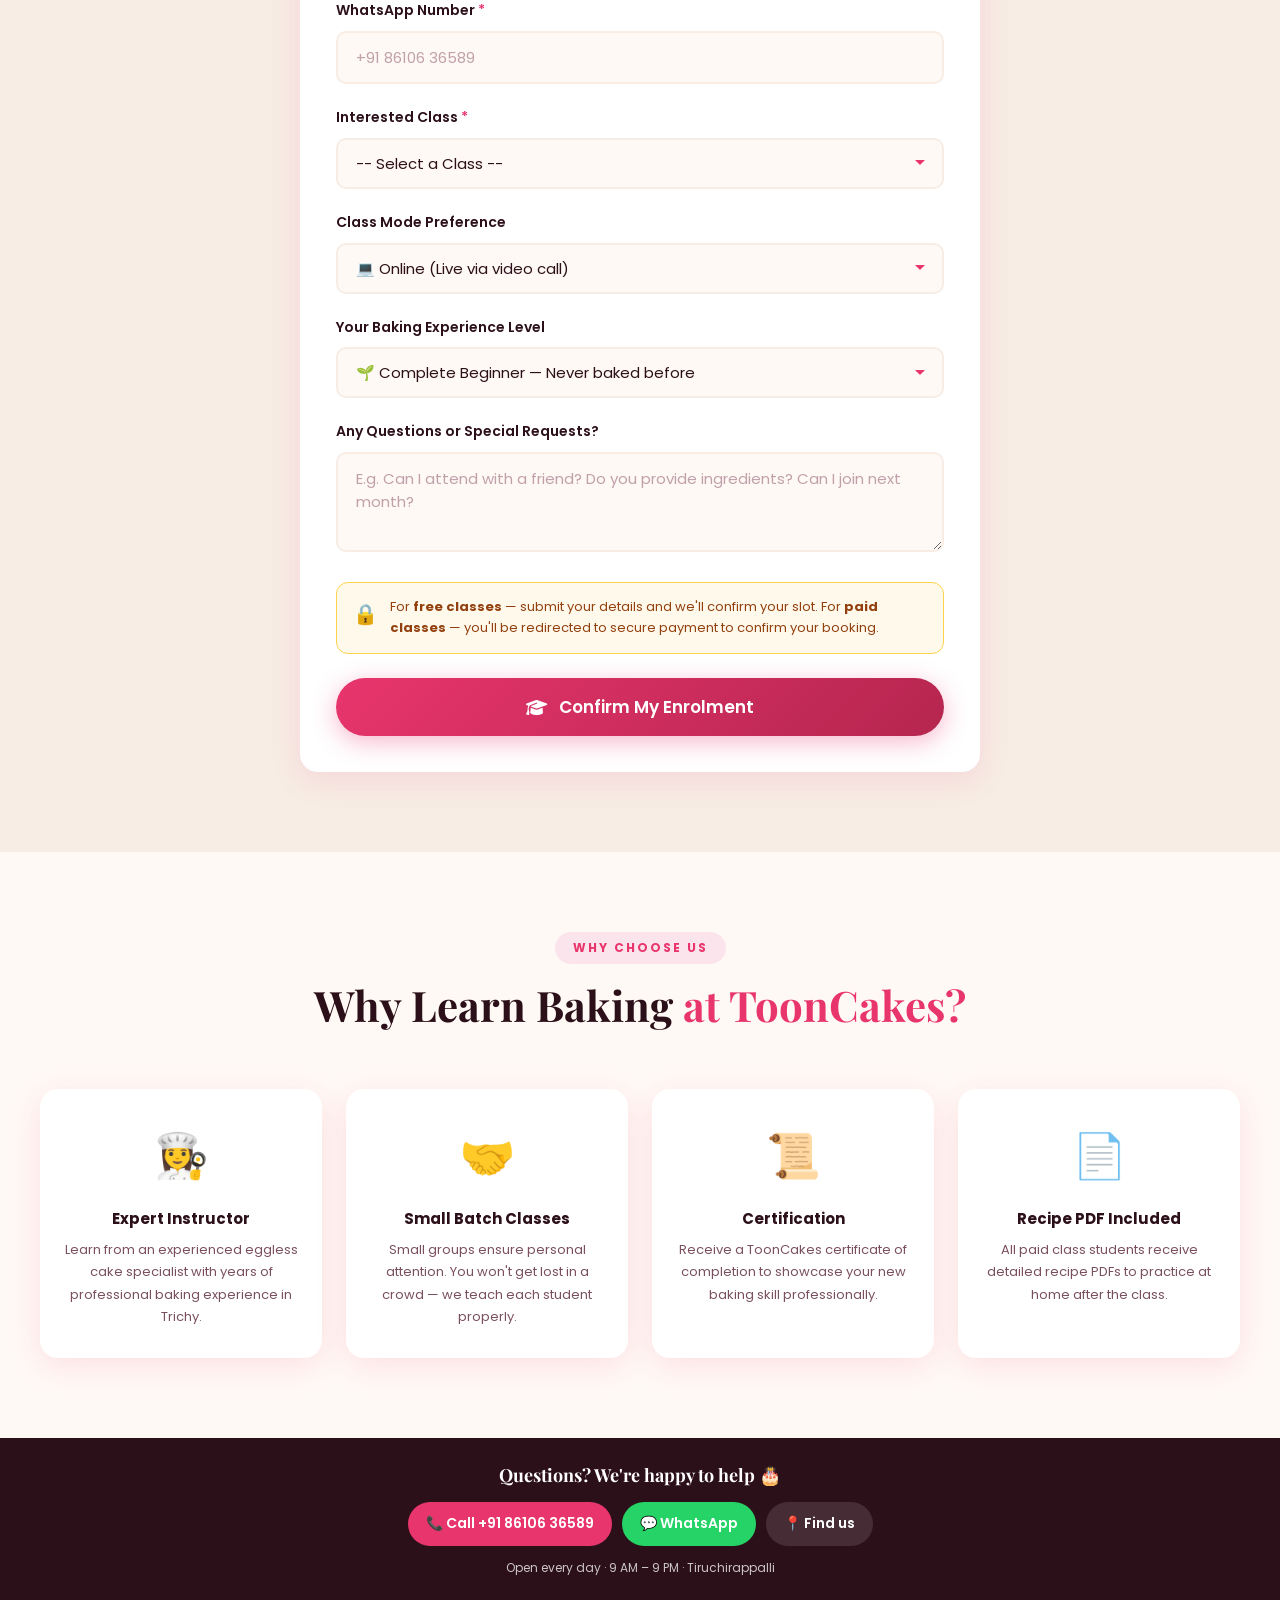
<file: classes.html>
<!DOCTYPE html>
<html lang="en">
<head>
  <meta charset="UTF-8" />
  <meta name="viewport" content="width=device-width, initial-scale=1.0" />
  <title>Baking Classes Trichy | ToonCakes | Free & Paid Eggless Baking Courses</title>
  <meta name="description" content="Join ToonCakes baking classes in Trichy. Learn eggless cake baking from scratch. Free beginner sessions & paid advanced courses. Online & in-person. Enrol now!" />
  <meta name="keywords" content="baking classes Trichy, eggless baking class Tiruchirappalli, cake baking course Trichy, learn baking Trichy, online baking class Tamil Nadu, baking workshop Trichy, cake decoration class Trichy, free baking class Trichy" />
  <link rel="stylesheet" href="style.css" />
  <link rel="stylesheet" href="https://cdnjs.cloudflare.com/ajax/libs/font-awesome/6.5.0/css/all.min.css" />
<script src="seed-data.js"></script>
  <script src="user-auth.js"></script>
  <script src="reviews.js"></script>
</head>
<body>

<!-- ====== NAVIGATION ====== -->
<nav class="navbar">
  <a href="index.html" class="nav-logo">
    <span class="logo-icon"><img src="Toon%20Cakes%20Logo.png" alt="ToonCakes Logo" /></span>
    <span class="logo-text">
      <span class="logo-name">ToonCakes</span>
      <span class="logo-tag">100% Eggless · Trichy</span>
    </span>
  </a>
  <ul class="nav-links">
    <li><a href="index.html">Home</a></li>
    <li><a href="cakes.html">Our Cakes</a></li>
    <li><a href="desserts.html">Desserts</a></li>
    <li><a href="bulk-order.html">Bulk Orders</a></li>
    <li><a href="customize.html">Customize</a></li>
    <li><a href="classes.html" class="active">Classes</a></li>
    <li><a href="recipes.html">Recipes</a></li>
    <li>
      <button id="tcUserNavBtn"
              style="background:linear-gradient(135deg,#6A1545,#E8356D);color:white;border:none;
                     border-radius:50px;padding:8px 18px;font-size:13px;font-weight:700;
                     cursor:pointer;font-family:'Poppins',sans-serif;
                     display:flex;align-items:center;gap:5px;white-space:nowrap;">
        🔑 Login
      </button>
    </li>
    <li><a href="https://wa.me/918610636589" class="nav-cta" target="_blank"><i class="fab fa-whatsapp"></i> WhatsApp</a></li>
  </ul>
  <button class="hamburger" onclick="toggleMobileNav()"><span></span><span></span><span></span></button>
</nav>
<div class="mobile-nav" id="mobileNav">
  <a href="index.html">🏠 Home</a>
  <a href="cakes.html">🎂 Our Cakes</a>
  <a href="desserts.html">🍫 Desserts</a>
  <a href="bulk-order.html">📦 Bulk Orders</a>
  <a href="customize.html">🎨 Customize</a>
  <a href="classes.html">👩‍🍳 Classes</a>
  <a href="recipes.html">📄 Recipes</a>
  <a href="index.html#contact">📞 Contact</a>
  <a href="review.html">⭐ Leave a Review</a>
  <a href="https://wa.me/918610636589" target="_blank">💬 WhatsApp</a>
</div>

<!-- ====== HERO ====== -->
<section class="hero" style="min-height: 60vh; padding: 70px 24px;">
  <div style="max-width: 1200px; margin: 0 auto; display: grid; grid-template-columns: 1fr 1fr; gap: 50px; align-items: center; width: 100%; position: relative; z-index: 2;">
    <div>
      <div class="hero-badge">👩‍🍳 Trichy's Favourite Baking Studio</div>
      <div style="display:inline-flex; align-items:center; gap:8px; margin-bottom:14px; background:rgba(34,197,94,0.15); border:1.5px solid rgba(74,222,128,0.5); border-radius:50px; padding:7px 16px;">
        <span class="veg-mark"></span>
        <span style="color:#BBF7D0; font-size:12px; font-weight:700;">All baking is 100% Pure Veg &amp; Eggless</span>
      </div>
      <h1 class="hero-title" style="font-size: clamp(30px, 4.5vw, 52px);">
        Learn to Bake<br /><span class="accent">Like a Pro!</span>
      </h1>
      <p class="hero-text">
        From complete beginners to aspiring professionals — our eggless baking classes in Trichy will teach you everything you need to create stunning cakes at home or start your own baking business!
      </p>
      <div class="hero-buttons">
        <a href="#classes-list" class="btn btn-gold">🎓 View All Classes</a>
        <a href="#enrol-form" class="btn btn-outline-white">📝 Enrol Now</a>
      </div>
    </div>
    <div style="display: grid; grid-template-columns: 1fr 1fr; gap: 14px;">
      <div style="background: rgba(34,197,94,0.18); border: 1.5px solid rgba(74,222,128,0.5); border-radius: 16px; padding: 24px; backdrop-filter: blur(10px); text-align: center;">
        <div style="font-size: 32px; margin-bottom: 8px; display:flex; align-items:center; justify-content:center;"><span class="veg-mark" style="width:32px; height:32px; border-width:3px;"></span></div>
        <strong style="color: #BBF7D0; font-size: 14px;">100% Pure Veg</strong>
        <p style="color: rgba(255,255,255,0.75); font-size: 12px; margin-top: 4px;">All recipes taught are eggless</p>
      </div>
      <div style="background: rgba(255,255,255,0.15); border-radius: 16px; padding: 24px; backdrop-filter: blur(10px); text-align: center;">
        <div style="font-size: 40px; margin-bottom: 8px;">🎓</div>
        <strong style="color: white; font-size: 14px;">Certificate</strong>
        <p style="color: rgba(255,255,255,0.75); font-size: 12px; margin-top: 4px;">Get certified on completion</p>
      </div>
      <div style="background: rgba(255,255,255,0.15); border-radius: 16px; padding: 24px; backdrop-filter: blur(10px); text-align: center;">
        <div style="font-size: 40px; margin-bottom: 8px;">💻</div>
        <strong style="color: white; font-size: 14px;">Online & Offline</strong>
        <p style="color: rgba(255,255,255,0.75); font-size: 12px; margin-top: 4px;">Learn from anywhere!</p>
      </div>
      <div style="background: rgba(255,255,255,0.15); border-radius: 16px; padding: 24px; backdrop-filter: blur(10px); text-align: center;">
        <div style="font-size: 40px; margin-bottom: 8px;">✅</div>
        <strong style="color: white; font-size: 14px;">Free Sessions</strong>
        <p style="color: rgba(255,255,255,0.75); font-size: 12px; margin-top: 4px;">Beginners start for FREE</p>
      </div>
    </div>
  </div>
</section>

<!-- Breadcrumb -->
<div class="breadcrumb">
  <div class="container">
    <a href="index.html">Home</a> <span>/</span> Baking Classes
  </div>
</div>

<!-- ====== FREE vs PAID NOTICE ====== -->
<div style="background: var(--white); padding: 28px 24px; border-bottom: 1px solid var(--cream-dark);">
  <div class="container" style="display: grid; grid-template-columns: 1fr 1fr; gap: 20px; max-width: 800px; margin: 0 auto;">
    <div style="background: #DCFCE7; border-radius: 14px; padding: 20px 24px; border-left: 5px solid #22C55E;">
      <div style="font-size: 28px; margin-bottom: 8px;">🆓</div>
      <strong style="color: #166534; font-size: 15px; display: block; margin-bottom: 6px;">FREE Classes</strong>
      <p style="font-size: 13px; color: #15803D;">Perfect for beginners — no cost, no commitment. Limited seats. Learn the basics of eggless baking!</p>
    </div>
    <div style="background: #FEF3C7; border-radius: 14px; padding: 20px 24px; border-left: 5px solid var(--gold);">
      <div style="font-size: 28px; margin-bottom: 8px;">💰</div>
      <strong style="color: var(--gold-dark); font-size: 15px; display: block; margin-bottom: 6px;">PAID Classes</strong>
      <p style="font-size: 13px; color: #B45309;">Advanced techniques, professional decoration, fondant work & business skills. Certification included!</p>
    </div>
  </div>
</div>

<!-- ====== CLASSES LIST ====== -->
<section class="section" id="classes-list">
  <div class="container">
    <div class="section-header">
      <div class="section-badge">All Classes</div>
      <h2 class="section-title">Choose Your <span>Baking Journey</span></h2>
      <p class="section-subtitle">Whether you're baking for family or planning to start a business — we have the right class for you.</p>
    </div>

    <!-- Filter -->
    <div class="filter-tabs" style="margin-bottom: 36px;">
      <button class="filter-tab active" onclick="filterClasses('all', this)">All Classes</button>
      <button class="filter-tab" onclick="filterClasses('free', this)">🆓 Free Classes</button>
      <button class="filter-tab" onclick="filterClasses('paid', this)">💰 Paid Classes</button>
      <button class="filter-tab" onclick="filterClasses('online', this)">💻 Online</button>
      <button class="filter-tab" onclick="filterClasses('inperson', this)">🏠 In-Person</button>
    </div>

    <div class="classes-grid" id="classesGrid">

      <!-- FREE CLASS 1 -->
      <div class="class-card" data-type="free online inperson">
        <div class="class-card-header">
          <span class="class-type-badge badge-free">FREE</span>
          <div class="class-title">Beginner Basics — Eggless Baking</div>
          <p style="color: rgba(255,255,255,0.85); font-size: 13px; margin-top: 6px;">Perfect for absolute beginners. Learn the fundamentals!</p>
          <div class="class-emoji">🍰</div>
        </div>
        <div class="class-card-body">
          <ul class="class-features">
            <li>What is eggless baking &amp; why it works</li>
            <li>Basic baking tools you need at home</li>
            <li>Make a simple vanilla sponge cake</li>
            <li>Basic cream frosting technique</li>
            <li>Q&amp;A with the instructor</li>
          </ul>
          <div style="display: flex; gap: 8px; flex-wrap: wrap; margin-bottom: 16px;">
            <span style="background: #DCFCE7; color: #166534; font-size: 11px; font-weight: 700; padding: 4px 10px; border-radius: 50px;">💻 Online</span>
            <span style="background: #EDE9FE; color: #5B21B6; font-size: 11px; font-weight: 700; padding: 4px 10px; border-radius: 50px;">🏠 In-Person</span>
            <span style="background: #FEF3C7; color: #92400E; font-size: 11px; font-weight: 700; padding: 4px 10px; border-radius: 50px;">⏱ 2 Hours</span>
          </div>
          <div class="class-price free-price">FREE</div>
          <button onclick="enrolClass('Beginner Basics — Eggless Baking', 'FREE')" class="btn btn-primary" style="width: 100%; justify-content: center; font-size: 14px; padding: 12px;">
            📝 Reserve My Seat (Free)
          </button>
        </div>
      </div>

      <!-- FREE CLASS 2 -->
      <div class="class-card" data-type="free online">
        <div class="class-card-header">
          <span class="class-type-badge badge-free">FREE</span>
          <div class="class-title">Simple Chocolate Cake — Live Demo</div>
          <p style="color: rgba(255,255,255,0.85); font-size: 13px; margin-top: 6px;">Watch and learn a live baking demonstration!</p>
          <div class="class-emoji">🍫</div>
        </div>
        <div class="class-card-body">
          <ul class="class-features">
            <li>Eggless chocolate sponge recipe</li>
            <li>Ganache preparation tips</li>
            <li>Simple piping and decoration</li>
            <li>Common mistakes to avoid</li>
            <li>Live demo — watch and bake along!</li>
          </ul>
          <div style="display: flex; gap: 8px; flex-wrap: wrap; margin-bottom: 16px;">
            <span style="background: #DCFCE7; color: #166534; font-size: 11px; font-weight: 700; padding: 4px 10px; border-radius: 50px;">💻 Online Only</span>
            <span style="background: #FEF3C7; color: #92400E; font-size: 11px; font-weight: 700; padding: 4px 10px; border-radius: 50px;">⏱ 1.5 Hours</span>
          </div>
          <div class="class-price free-price">FREE</div>
          <button onclick="enrolClass('Simple Chocolate Cake Live Demo', 'FREE')" class="btn btn-primary" style="width: 100%; justify-content: center; font-size: 14px; padding: 12px;">
            📝 Reserve My Seat (Free)
          </button>
        </div>
      </div>

      <!-- PAID CLASS 1 -->
      <div class="class-card" data-type="paid online inperson">
        <div class="class-card-header">
          <span class="class-type-badge badge-paid">PAID</span>
          <div class="class-title">Advanced Eggless Baking — Full Course</div>
          <p style="color: rgba(255,255,255,0.85); font-size: 13px; margin-top: 6px;">Master 10+ eggless cake recipes with professional techniques!</p>
          <div class="class-emoji">🎓</div>
        </div>
        <div class="class-card-body">
          <ul class="class-features">
            <li>10+ eggless cake recipes (chocolate, red velvet, cheesecake &amp; more)</li>
            <li>Professional frosting &amp; piping techniques</li>
            <li>Fondant basics &amp; figurine making</li>
            <li>Cake layering &amp; filling secrets</li>
            <li>Decoration for birthdays &amp; weddings</li>
            <li>Recipes PDF included</li>
            <li>Certificate of completion</li>
          </ul>
          <div style="display: flex; gap: 8px; flex-wrap: wrap; margin-bottom: 16px;">
            <span style="background: #DCFCE7; color: #166534; font-size: 11px; font-weight: 700; padding: 4px 10px; border-radius: 50px;">💻 Online</span>
            <span style="background: #EDE9FE; color: #5B21B6; font-size: 11px; font-weight: 700; padding: 4px 10px; border-radius: 50px;">🏠 In-Person</span>
            <span style="background: #FEF3C7; color: #92400E; font-size: 11px; font-weight: 700; padding: 4px 10px; border-radius: 50px;">⏱ 5 Days</span>
          </div>
          <div class="class-price">₹2,499</div>
          <button onclick="enrolClass('Advanced Eggless Baking Full Course', 2499)" class="btn btn-primary" style="width: 100%; justify-content: center; font-size: 14px; padding: 12px;">
            🔒 Enrol &amp; Pay — ₹2,499
          </button>
        </div>
      </div>

      <!-- PAID CLASS 2 -->
      <div class="class-card" data-type="paid inperson">
        <div class="class-card-header">
          <span class="class-type-badge badge-paid">PAID</span>
          <div class="class-title">Cake Decoration Masterclass</div>
          <p style="color: rgba(255,255,255,0.85); font-size: 13px; margin-top: 6px;">Become a cake decoration expert with hands-on training!</p>
          <div class="class-emoji">🎨</div>
        </div>
        <div class="class-card-body">
          <ul class="class-features">
            <li>Fondant covering &amp; smoothing</li>
            <li>Edible flower making</li>
            <li>Rosette &amp; ruffles piping</li>
            <li>Drip cake &amp; mirror glaze</li>
            <li>Fondant figurines &amp; toppers</li>
            <li>Metallic &amp; gold leaf effects</li>
            <li>Certificate of completion</li>
          </ul>
          <div style="display: flex; gap: 8px; flex-wrap: wrap; margin-bottom: 16px;">
            <span style="background: #EDE9FE; color: #5B21B6; font-size: 11px; font-weight: 700; padding: 4px 10px; border-radius: 50px;">🏠 In-Person Only</span>
            <span style="background: #FEF3C7; color: #92400E; font-size: 11px; font-weight: 700; padding: 4px 10px; border-radius: 50px;">⏱ 3 Days</span>
          </div>
          <div class="class-price">₹1,999</div>
          <button onclick="enrolClass('Cake Decoration Masterclass', 1999)" class="btn btn-primary" style="width: 100%; justify-content: center; font-size: 14px; padding: 12px;">
            🔒 Enrol &amp; Pay — ₹1,999
          </button>
        </div>
      </div>

      <!-- PAID CLASS 3 -->
      <div class="class-card" data-type="paid online">
        <div class="class-card-header">
          <span class="class-type-badge badge-paid">PAID</span>
          <div class="class-title">Start Your Cake Business — Entrepreneur Course</div>
          <p style="color: rgba(255,255,255,0.85); font-size: 13px; margin-top: 6px;">Turn your baking passion into a profitable business!</p>
          <div class="class-emoji">💼</div>
        </div>
        <div class="class-card-body">
          <ul class="class-features">
            <li>Professional cake recipe development</li>
            <li>Pricing &amp; costing your cakes</li>
            <li>Instagram &amp; social media marketing</li>
            <li>WhatsApp business for cake orders</li>
            <li>Packaging &amp; delivery best practices</li>
            <li>Building your customer base</li>
            <li>1-on-1 mentorship session included</li>
          </ul>
          <div style="display: flex; gap: 8px; flex-wrap: wrap; margin-bottom: 16px;">
            <span style="background: #DCFCE7; color: #166534; font-size: 11px; font-weight: 700; padding: 4px 10px; border-radius: 50px;">💻 Online</span>
            <span style="background: #FEF3C7; color: #92400E; font-size: 11px; font-weight: 700; padding: 4px 10px; border-radius: 50px;">⏱ 7 Days</span>
          </div>
          <div class="class-price">₹3,999</div>
          <button onclick="enrolClass('Start Your Cake Business Entrepreneur Course', 3999)" class="btn btn-primary" style="width: 100%; justify-content: center; font-size: 14px; padding: 12px;">
            🔒 Enrol &amp; Pay — ₹3,999
          </button>
        </div>
      </div>

      <!-- PAID CLASS 4 -->
      <div class="class-card" data-type="paid online inperson">
        <div class="class-card-header">
          <span class="class-type-badge badge-paid">PAID</span>
          <div class="class-title">One-Day Baking Workshop</div>
          <p style="color: rgba(255,255,255,0.85); font-size: 13px; margin-top: 6px;">Learn 3 eggless cakes in a single fun-filled day!</p>
          <div class="class-emoji">🍰</div>
        </div>
        <div class="class-card-body">
          <ul class="class-features">
            <li>Bake 3 different eggless cakes</li>
            <li>Frosting &amp; basic decoration included</li>
            <li>Take your baked cakes home</li>
            <li>All ingredients provided</li>
            <li>Recipe cards to take home</li>
            <li>Great for groups &amp; friends!</li>
          </ul>
          <div style="display: flex; gap: 8px; flex-wrap: wrap; margin-bottom: 16px;">
            <span style="background: #DCFCE7; color: #166534; font-size: 11px; font-weight: 700; padding: 4px 10px; border-radius: 50px;">💻 Online</span>
            <span style="background: #EDE9FE; color: #5B21B6; font-size: 11px; font-weight: 700; padding: 4px 10px; border-radius: 50px;">🏠 In-Person</span>
            <span style="background: #FEF3C7; color: #92400E; font-size: 11px; font-weight: 700; padding: 4px 10px; border-radius: 50px;">⏱ Full Day (6 hrs)</span>
          </div>
          <div class="class-price">₹1,299</div>
          <button onclick="enrolClass('One-Day Baking Workshop', 1299)" class="btn btn-primary" style="width: 100%; justify-content: center; font-size: 14px; padding: 12px;">
            🔒 Enrol &amp; Pay — ₹1,299
          </button>
        </div>
      </div>

    </div><!-- end classes-grid -->
  </div>
</section>

<!-- ====== ENROL FORM ====== -->
<section class="section" id="enrol-form" style="background: var(--cream-dark);">
  <div class="container" style="max-width: 680px;">
    <div class="section-header">
      <div class="section-badge">Enrol Now</div>
      <h2 class="section-title">Reserve Your <span>Spot Today</span></h2>
      <p class="section-subtitle">Fill in your details and we'll contact you to confirm your class schedule and payment (if applicable).</p>
    </div>

    <div style="background: var(--white); border-radius: var(--radius); padding: 36px; box-shadow: var(--shadow);">

      <div class="form-group">
        <label class="form-label" for="enrolName">Full Name <span>*</span></label>
        <input type="text" class="form-control" id="enrolName" placeholder="Your full name" required />
      </div>

      <div class="form-group">
        <label class="form-label" for="enrolPhone">WhatsApp Number <span>*</span></label>
        <input type="tel" class="form-control" id="enrolPhone" placeholder="+91 86106 36589" required />
      </div>

      <div class="form-group">
        <label class="form-label" for="enrolClass">Interested Class <span>*</span></label>
        <select class="form-control" id="enrolClass" required>
          <option value="">-- Select a Class --</option>
          <option>🆓 Beginner Basics — Eggless Baking (FREE)</option>
          <option>🆓 Simple Chocolate Cake Live Demo (FREE)</option>
          <option>💰 Advanced Eggless Baking Full Course — ₹2,499</option>
          <option>💰 Cake Decoration Masterclass — ₹1,999</option>
          <option>💰 Start Your Cake Business Course — ₹3,999</option>
          <option>💰 One-Day Baking Workshop — ₹1,299</option>
        </select>
      </div>

      <div class="form-group">
        <label class="form-label" for="enrolMode">Class Mode Preference</label>
        <select class="form-control" id="enrolMode">
          <option value="Online">💻 Online (Live via video call)</option>
          <option value="In-Person">🏠 In-Person (at our Trichy studio)</option>
          <option value="No preference">No preference — whatever is available</option>
        </select>
      </div>

      <div class="form-group">
        <label class="form-label" for="enrolExperience">Your Baking Experience Level</label>
        <select class="form-control" id="enrolExperience">
          <option value="Complete beginner">🌱 Complete Beginner — Never baked before</option>
          <option value="Some experience">🍰 Some Experience — Baked a few times at home</option>
          <option value="Intermediate">🎂 Intermediate — Can bake basic cakes</option>
          <option value="Advanced">🎓 Advanced — Looking to go professional</option>
        </select>
      </div>

      <div class="form-group">
        <label class="form-label" for="enrolNote">Any Questions or Special Requests?</label>
        <textarea class="form-control" id="enrolNote" rows="3" placeholder="E.g. Can I attend with a friend? Do you provide ingredients? Can I join next month?"></textarea>
      </div>

      <div class="notice-box">
        <span class="notice-icon">🔒</span>
        <div>For <strong>free classes</strong> — submit your details and we'll confirm your slot. For <strong>paid classes</strong> — you'll be redirected to secure payment to confirm your booking.</div>
      </div>

      <!-- Enrol success screen (hidden) -->
      <div id="enrolSuccess" style="display:none; text-align:center; padding:24px 0;">
        <div style="font-size:52px; margin-bottom:12px;">🎉</div>
        <h3 style="font-family:'Playfair Display',serif; font-size:22px; color:var(--plum); margin-bottom:10px;">Seat Reserved!</h3>
        <p style="font-size:14px; color:var(--text-muted);">We've received your registration for <strong id="enrolSuccessClass"></strong>. We'll contact you on your WhatsApp number within 24 hours to confirm your slot and share class details. See you soon! 👩‍🍳</p>
      </div>

      <button onclick="submitEnrol()" id="enrolBtn" class="btn btn-primary" style="width: 100%; justify-content: center; font-size: 17px; margin-top: 8px; padding: 16px;">
        <i class="fas fa-graduation-cap"></i> &nbsp;Confirm My Enrolment
      </button>
    </div>
  </div>
</section>

<!-- ====== WHY LEARN WITH US ====== -->
<section class="section">
  <div class="container">
    <div class="section-header">
      <div class="section-badge">Why Choose Us</div>
      <h2 class="section-title">Why Learn Baking <span>at ToonCakes?</span></h2>
    </div>
    <div style="display: grid; grid-template-columns: repeat(auto-fit, minmax(220px, 1fr)); gap: 24px; text-align: center;">
      <div style="background: var(--white); border-radius: var(--radius); padding: 30px 20px; box-shadow: var(--shadow);">
        <div style="font-size: 44px; margin-bottom: 12px;">👩‍🍳</div>
        <strong style="font-size: 15px; display: block; margin-bottom: 8px;">Expert Instructor</strong>
        <p style="font-size: 13px; color: var(--text-muted);">Learn from an experienced eggless cake specialist with years of professional baking experience in Trichy.</p>
      </div>
      <div style="background: var(--white); border-radius: var(--radius); padding: 30px 20px; box-shadow: var(--shadow);">
        <div style="font-size: 44px; margin-bottom: 12px;">🤝</div>
        <strong style="font-size: 15px; display: block; margin-bottom: 8px;">Small Batch Classes</strong>
        <p style="font-size: 13px; color: var(--text-muted);">Small groups ensure personal attention. You won't get lost in a crowd — we teach each student properly.</p>
      </div>
      <div style="background: var(--white); border-radius: var(--radius); padding: 30px 20px; box-shadow: var(--shadow);">
        <div style="font-size: 44px; margin-bottom: 12px;">📜</div>
        <strong style="font-size: 15px; display: block; margin-bottom: 8px;">Certification</strong>
        <p style="font-size: 13px; color: var(--text-muted);">Receive a ToonCakes certificate of completion to showcase your new baking skill professionally.</p>
      </div>
      <div style="background: var(--white); border-radius: var(--radius); padding: 30px 20px; box-shadow: var(--shadow);">
        <div style="font-size: 44px; margin-bottom: 12px;">📄</div>
        <strong style="font-size: 15px; display: block; margin-bottom: 8px;">Recipe PDF Included</strong>
        <p style="font-size: 13px; color: var(--text-muted);">All paid class students receive detailed recipe PDFs to practice at home after the class.</p>
      </div>
    </div>
  </div>
</section>

<a href="https://wa.me/918610636589?text=Hi%20ToonCakes!%20I%20have%20a%20question%20about%20baking%20classes." class="whatsapp-float" target="_blank" title="Contact Us on WhatsApp" aria-label="Contact Us"><i class="fab fa-whatsapp"></i></a>

<script>
  function toggleMobileNav() {
    document.getElementById('mobileNav').classList.toggle('open');
  }

  function filterClasses(type, btn) {
    if (btn) {
      document.querySelectorAll('.filter-tab').forEach(t => t.classList.remove('active'));
      btn.classList.add('active');
    }
    document.querySelectorAll('.class-card').forEach(card => {
      const types = card.dataset.type || '';
      card.style.display = (type === 'all' || types.includes(type)) ? 'block' : 'none';
    });
  }

  // Enrol class button click
  // price: 'FREE' for free classes, number (e.g. 2499) for paid classes
  function enrolClass(className, price) {
    if (price !== 'FREE' && typeof price === 'number' && price > 0) {
      // Paid class → redirect to payment page
      const orderData = {
        type: 'class',
        items: className + ' (Baking Class)',
        amount: price,
        total: price,
        note: 'Baking Class: ' + className
      };
      const encoded = btoa(unescape(encodeURIComponent(JSON.stringify(orderData))));
      window.location.href = 'payment.html#order=' + encoded;
      return;
    }
    // Free class → scroll to form and pre-fill dropdown
    const select = document.getElementById('enrolClass');
    for (let opt of select.options) {
      if (opt.text.toLowerCase().includes(className.toLowerCase().slice(0, 18))) {
        opt.selected = true;
        break;
      }
    }
    document.getElementById('enrol-form').scrollIntoView({ behavior: 'smooth' });
  }

  function submitEnrol() {
    const name       = document.getElementById('enrolName').value.trim();
    const phone      = document.getElementById('enrolPhone').value.trim();
    const cls        = document.getElementById('enrolClass').value;
    const mode       = document.getElementById('enrolMode').value;
    const experience = document.getElementById('enrolExperience').value;
    const note       = document.getElementById('enrolNote').value.trim();

    if (!name)  { alert('Please enter your name!'); return; }
    if (!phone) { alert('Please enter your WhatsApp number!'); return; }
    if (!cls)   { alert('Please select a class!'); return; }

    // Check if it's a paid class via dropdown value
    const isPaid = cls.includes('₹');
    if (isPaid) {
      // Extract price from dropdown text e.g. "... — ₹2,499"
      const match = cls.match(/₹([\d,]+)/);
      const price = match ? parseInt(match[1].replace(/,/g, '')) : 0;
      const className = cls.replace(/^[^\s]+ /, '').split(' —')[0];
      if (price > 0) {
        const orderData = {
          type: 'class',
          items: cls.replace(/^[^\s]+ /, ''),
          amount: price,
          total: price,
          name: name,
          phone: phone,
          note: 'Baking Class: ' + cls
        };
        const encoded = btoa(unescape(encodeURIComponent(JSON.stringify(orderData))));
        window.location.href = 'payment.html#order=' + encoded;
        return;
      }
    }

    // Free class — save registration to localStorage and show success
    const registrations = JSON.parse(localStorage.getItem('tc_registrations') || '[]');
    registrations.push({
      id: 'REG' + Date.now().toString().slice(-6),
      name, phone, cls, mode, experience,
      note: note || '',
      date: new Date().toISOString(),
      status: 'pending'
    });
    localStorage.setItem('tc_registrations', JSON.stringify(registrations));

    // Show success UI
    document.getElementById('enrolBtn').style.display = 'none';
    document.getElementById('enrolSuccess').style.display = 'block';
    document.getElementById('enrolSuccessClass').textContent = cls;
  }
</script>

<!-- ============================================================
     COURSE ENROLMENT MODAL
============================================================ -->
<div id="classEnrolModal" style="display:none;position:fixed;inset:0;background:rgba(0,0,0,0.55);z-index:800;overflow-y:auto;padding:20px;">
  <div style="background:white;border-radius:20px;max-width:480px;margin:40px auto;padding:32px;box-shadow:0 20px 60px rgba(0,0,0,0.3);position:relative;">
    <button onclick="closeClassModals()" style="position:absolute;top:16px;right:16px;background:#F3F4F6;border:none;border-radius:50%;width:32px;height:32px;font-size:16px;cursor:pointer;">✕</button>
    <div id="ceModalIcon" style="font-size:36px;margin-bottom:8px;text-align:center;"></div>
    <h3 id="ceModalTitle" style="font-family:'Playfair Display',serif;font-size:20px;color:#2D0B20;text-align:center;margin-bottom:4px;"></h3>
    <p  id="ceModalSub"   style="font-size:13px;color:#6B7280;text-align:center;margin-bottom:24px;"></p>
    <div id="ceEnrolForm">
      <div style="margin-bottom:14px;">
        <label style="font-size:13px;font-weight:600;color:#374151;display:block;margin-bottom:6px;">Your Name *</label>
        <input id="ceNameInput" class="form-control" placeholder="e.g. Priya Sharma" />
      </div>
      <div style="margin-bottom:14px;">
        <label style="font-size:13px;font-weight:600;color:#374151;display:block;margin-bottom:6px;">WhatsApp Number *</label>
        <input id="cePhoneInput" class="form-control" placeholder="e.g. 9876543210" type="tel" />
      </div>
      <div style="margin-bottom:14px;">
        <label style="font-size:13px;font-weight:600;color:#374151;display:block;margin-bottom:6px;">Experience Level</label>
        <select id="ceExpInput" class="form-control">
          <option value="Beginner">Beginner — never baked before</option>
          <option value="Hobbyist">Hobbyist — bake occasionally at home</option>
          <option value="Intermediate">Intermediate — some experience</option>
          <option value="Advanced">Advanced — bake regularly</option>
        </select>
      </div>
      <div style="margin-bottom:20px;">
        <label style="font-size:13px;font-weight:600;color:#374151;display:block;margin-bottom:6px;">Any questions? (optional)</label>
        <textarea id="ceNoteInput" class="form-control" rows="2" placeholder="Questions, dietary needs, etc."></textarea>
      </div>
      <button id="ceSubmitBtn" onclick="submitClassEnrol()" class="btn btn-primary" style="width:100%;justify-content:center;font-size:15px;padding:14px;">📝 Confirm Enrolment</button>
    </div>
    <div id="ceSuccessMsg" style="display:none;text-align:center;padding:16px 0;">
      <div style="font-size:48px;margin-bottom:12px;">🎉</div>
      <h4 style="font-family:'Playfair Display',serif;font-size:18px;color:#2D0B20;margin-bottom:8px;">You're Enrolled!</h4>
      <p id="ceSuccessText" style="font-size:14px;color:#6B7280;line-height:1.6;"></p>
    </div>
  </div>
</div>

<!-- ============================================================
     COURSE CONTENT ACCESS MODAL — Udemy-style full-screen
============================================================ -->
<div id="classAccessModal" style="display:none;position:fixed;inset:0;z-index:900;overflow-y:auto;background:#f3f4f6;">
  <div style="min-height:100vh;">

    <!-- ── Sticky top nav ── -->
    <div style="background:#1c1d1f;padding:12px 20px;display:flex;align-items:center;justify-content:space-between;position:sticky;top:0;z-index:10;box-shadow:0 2px 10px rgba(0,0,0,0.4);">
      <button onclick="closeClassModals()" style="background:transparent;border:1.5px solid rgba(255,255,255,0.35);color:white;border-radius:6px;padding:7px 16px;font-size:13px;cursor:pointer;font-weight:600;">← Back to Classes</button>
      <span style="font-size:13px;color:rgba(255,255,255,0.6);font-weight:700;letter-spacing:.3px;">🎂 ToonCakes Trichy</span>
    </div>

    <!-- ── Dark hero ── -->
    <div style="background:#1c1d1f;padding:32px 20px 44px;">
      <div style="max-width:1100px;margin:0 auto;display:flex;flex-wrap:wrap;gap:28px;align-items:flex-start;">

        <!-- left: meta -->
        <div style="flex:1;min-width:260px;">
          <div id="caBreadcrumb" style="font-size:11px;color:rgba(255,255,255,0.4);margin-bottom:10px;letter-spacing:.5px;text-transform:uppercase;"></div>
          <h1 id="caHeroTitle" style="font-family:'Playfair Display',serif;font-size:26px;color:white;margin:0 0 10px;line-height:1.35;font-weight:700;"></h1>
          <p  id="caHeroDesc"  style="font-size:14px;color:#d1d5db;margin:0 0 16px;line-height:1.65;"></p>
          <div id="caHeroMeta" style="display:flex;flex-wrap:wrap;gap:8px;align-items:center;margin-bottom:14px;"></div>
          <div style="font-size:13px;color:rgba(255,255,255,0.5);">Created by <strong style="color:#f9a8d4;">ToonCakes Trichy</strong></div>
        </div>

        <!-- right: preview card -->
        <div id="caPreviewCard" style="width:300px;min-width:260px;flex-shrink:0;background:white;border-radius:10px;overflow:hidden;box-shadow:0 8px 40px rgba(0,0,0,0.55);"></div>
      </div>
    </div>

    <!-- ── White body ── -->
    <div style="max-width:900px;margin:0 auto;padding:32px 20px 48px;" id="caContent"></div>

  </div>
</div>

<script>
// ============================================================
// Admin-added courses — inject cards + Udemy-model enrol flow
// ============================================================
let _ceCurrentCourse = null;

function openClassEnrolModal(courseId) {
  // ── Auth check — direct isLoggedIn() avoids infinite recursion ──
  if (!TC_AUTH.isLoggedIn()) {
    // Remember which class to open after login
    localStorage.setItem('tc_pending_class', courseId);
    TC_AUTH.requireLogin('Please log in or create a free account to enrol in classes and access course content.');
    return;
  }
  localStorage.removeItem('tc_pending_class');

  const courses = JSON.parse(localStorage.getItem('tc_menu_classes') || '[]');
  const c = courses.find(x => x.id === courseId);
  if (!c) { alert('Class not found — please refresh the page and try again.'); return; }
  _ceCurrentCourse = c;

  // ── Already enrolled? Skip the form and jump straight to content ──
  if (TC_AUTH.isEnrolled('class', courseId)) {
    openClassAccessModal(c, null, true);
    return;
  }

  const isFree = !c.price || c.price === 0;
  const isRec  = c.courseType !== 'live';

  document.getElementById('ceModalIcon').textContent  = isRec ? '📹' : '🔴';
  document.getElementById('ceModalTitle').textContent = c.name;
  document.getElementById('ceModalSub').textContent   =
    isRec
      ? (isFree ? 'Free recorded course — access videos & PDFs instantly after enrolment.' : `₹${c.price} — access all videos & PDFs after payment confirmation.`)
      : (isFree ? 'Free live session — register to reserve your seat.' : `₹${c.price} — register & pay to confirm your live session seat.`);

  document.getElementById('ceSubmitBtn').textContent = isFree
    ? (isRec ? '📹 Enrol & Access Now' : '📝 Reserve My Seat (Free)')
    : `💳 Proceed to Pay — ₹${c.price}`;

  document.getElementById('ceEnrolForm').style.display  = 'block';
  document.getElementById('ceSuccessMsg').style.display = 'none';
  document.getElementById('ceNameInput').value  = '';
  document.getElementById('cePhoneInput').value = '';
  document.getElementById('ceNoteInput').value  = '';
  document.getElementById('classEnrolModal').style.display = 'block';
  document.body.style.overflow = 'hidden';
}

function submitClassEnrol() {
  const name  = document.getElementById('ceNameInput').value.trim();
  const phone = document.getElementById('cePhoneInput').value.trim();
  const exp   = document.getElementById('ceExpInput').value;
  const note  = document.getElementById('ceNoteInput').value.trim();
  const c     = _ceCurrentCourse;

  if (!name)  { alert('Please enter your name.'); return; }
  if (!phone) { alert('Please enter your WhatsApp number.'); return; }
  if (!c)     return;

  const isFree = !c.price || c.price === 0;
  const isRec  = c.courseType !== 'live';

  // Save registration
  const regs = JSON.parse(localStorage.getItem('tc_registrations') || '[]');
  regs.push({
    id: 'REG' + Date.now().toString().slice(-6),
    name, phone, cls: c.name, courseId: c.id, courseType: c.courseType,
    experience: exp, note, date: new Date().toISOString(), status: 'pending'
  });
  localStorage.setItem('tc_registrations', JSON.stringify(regs));

  if (!isFree) {
    // Paid — redirect to payment
    const orderData = {
      type: 'class', courseId: c.id, items: c.name + ' (Baking Course)',
      amount: c.price, total: c.price, name, phone,
      note: 'Course: ' + c.name
    };
    const encoded = btoa(unescape(encodeURIComponent(JSON.stringify(orderData))));
    window.location.href = 'payment.html#order=' + encoded;
    return;
  }

  // Save enrollment to user account if logged in
  if (typeof TC_AUTH !== 'undefined' && TC_AUTH.isLoggedIn()) {
    TC_AUTH.saveEnrollment({
      type:     'class',
      itemId:   c.id,
      itemName: c.name,
      isFree:   true,
      price:    0,
    });
  }

  // Free
  if (isRec) {
    // Recorded free — show content immediately
    document.getElementById('classEnrolModal').style.display = 'none';
    openClassAccessModal(c, name);
  } else {
    // Free live — show confirmation
    document.getElementById('ceEnrolForm').style.display  = 'none';
    document.getElementById('ceSuccessMsg').style.display = 'block';
    document.getElementById('ceSuccessText').textContent  =
      `Hi ${name.split(' ')[0]}! 🎉 You're registered for "${c.name}". We'll WhatsApp your joining details to ${phone} before the session. See you there!`;
  }
}

function openClassAccessModal(c, studentName, alreadyEnrolled) {
  const isFree = !c.price || c.price === 0;
  const isRec  = c.courseType !== 'live';
  const videos = c.videos || [];
  const pdfs   = c.pdfs   || [];
  const vCount = videos.length;
  const pCount = pdfs.length;

  // ── Hero left ──
  document.getElementById('caBreadcrumb').textContent =
    'Baking Classes  ›  ' + (isRec ? 'Recorded Courses' : 'Live Sessions') + '  ›  ' + c.name;
  document.getElementById('caHeroTitle').textContent = c.name;
  document.getElementById('caHeroDesc').textContent  = c.desc || '';

  const { avg: cAvg, count: cCount } = tcRatingSummary('class', c.id);

  const metaEl = document.getElementById('caHeroMeta');
  metaEl.innerHTML = '';
  [
    [isRec ? '📹 Recorded Course' : '🔴 Live Session'],
    isFree ? ['🆓 Free Access'] : ['💳 ₹' + c.price],
    c.duration ? ['⏱ ' + c.duration] : null,
    vCount ? ['📹 ' + vCount + ' Video' + (vCount > 1 ? 's' : '')] : null,
    pCount ? ['📄 ' + pCount + ' PDF' + (pCount > 1 ? 's' : '')] : null,
  ].filter(Boolean).forEach(([label]) => {
    const s = document.createElement('span');
    s.style.cssText = 'background:rgba(255,255,255,0.12);color:white;font-size:12px;font-weight:600;padding:5px 12px;border-radius:50px;border:1px solid rgba(255,255,255,0.2);';
    s.textContent = label;
    metaEl.appendChild(s);
  });

  // Rating row in hero
  if (cCount > 0) {
    const rDiv = document.createElement('div');
    rDiv.style.cssText = 'display:flex;align-items:center;gap:8px;margin-top:6px;flex-basis:100%;';
    rDiv.innerHTML = `<span style="font-size:16px;font-weight:800;color:#F59E0B;">${cAvg}</span>${tcStarsHtml(cAvg, 16)}<span style="font-size:13px;color:rgba(255,255,255,0.6);">(${cCount} rating${cCount !== 1 ? 's' : ''})</span>`;
    metaEl.appendChild(rDiv);
  }

  // ── Preview card (right) ──
  const ytFirst  = vCount ? (videos[0].url || '').match(/(?:v=|youtu\.be\/)([A-Za-z0-9_-]{11})/) : null;
  const thumbUrl = c.image || (ytFirst ? `https://img.youtube.com/vi/${ytFirst[1]}/hqdefault.jpg` : '');
  const statusColor = alreadyEnrolled ? '#4C1D95' : '#166534';
  const statusBg    = alreadyEnrolled ? '#EDE9FE' : '#DCFCE7';
  const statusBdr   = alreadyEnrolled ? '#C4B5FD' : '#86EFAC';
  const statusText  = alreadyEnrolled ? "✅ You're already enrolled!" : "🎉 You're now enrolled!";

  document.getElementById('caPreviewCard').innerHTML = `
    ${thumbUrl
      ? `<div style="background:#000;position:relative;">
           <img src="${thumbUrl}" alt="${c.name}" style="width:100%;display:block;opacity:.88;max-height:170px;object-fit:cover;" />
           <div style="position:absolute;inset:0;display:flex;align-items:center;justify-content:center;pointer-events:none;">
             <div style="width:52px;height:52px;background:rgba(255,255,255,0.92);border-radius:50%;display:flex;align-items:center;justify-content:center;font-size:20px;">▶</div>
           </div>
         </div>`
      : `<div style="background:linear-gradient(135deg,#2D0B20,#6A1545);height:140px;display:flex;align-items:center;justify-content:center;font-size:56px;">🎂</div>`}
    <div style="padding:20px;">
      <div style="font-size:24px;font-weight:800;color:#111;margin-bottom:2px;">${isFree ? 'FREE' : '₹' + c.price}</div>
      ${cCount > 0 ? `<div style="display:flex;align-items:center;gap:6px;margin-bottom:6px;">${tcStarsHtml(cAvg, 14)}<span style="font-size:12px;color:#6B7280;">${cAvg} · ${cCount} rating${cCount !== 1 ? 's' : ''}</span></div>` : ''}
      <div style="font-size:12px;color:#6B7280;margin-bottom:14px;">${isFree ? 'Full access · no payment needed' : 'One-time payment · lifetime access'}</div>
      <div style="background:${statusBg};border:1.5px solid ${statusBdr};border-radius:8px;padding:10px 14px;font-size:13px;font-weight:700;color:${statusColor};margin-bottom:16px;text-align:center;">
        ${statusText}
      </div>
      <div style="font-size:13px;font-weight:700;color:#111;margin-bottom:10px;">This course includes:</div>
      <ul style="list-style:none;padding:0;margin:0;display:flex;flex-direction:column;gap:7px;">
        ${vCount ? `<li style="font-size:13px;color:#374151;display:flex;align-items:center;gap:9px;"><span>📹</span>${vCount} on-demand video${vCount > 1 ? 's' : ''}</li>` : ''}
        ${pCount ? `<li style="font-size:13px;color:#374151;display:flex;align-items:center;gap:9px;"><span>📄</span>${pCount} downloadable PDF${pCount > 1 ? 's' : ''}</li>` : ''}
        <li style="font-size:13px;color:#374151;display:flex;align-items:center;gap:9px;"><span>📱</span>Access on mobile &amp; desktop</li>
        ${!isFree ? `<li style="font-size:13px;color:#374151;display:flex;align-items:center;gap:9px;"><span>🏆</span>Certificate of completion</li>` : ''}
        <li style="font-size:13px;color:#374151;display:flex;align-items:center;gap:9px;"><span>♾</span>Full lifetime access</li>
      </ul>
    </div>`;

  // ── Body content ──
  let html = '';

  // Status banner
  if (alreadyEnrolled) {
    html += `<div style="background:#EDE9FE;border-radius:12px;padding:16px 20px;margin-bottom:28px;font-size:14px;color:#4C1D95;border:1.5px solid #C4B5FD;display:flex;align-items:flex-start;gap:12px;">
      <span style="font-size:26px;flex-shrink:0;">✅</span>
      <div>
        <strong style="font-size:15px;display:block;margin-bottom:3px;">You're already enrolled in this course!</strong>
        <span style="font-size:13px;color:#5B21B6;">Jump right in below — all your content is ready.
          <a href="user-dashboard.html" style="color:#6A1545;font-weight:700;text-decoration:underline;margin-left:4px;">Go to Dashboard →</a>
        </span>
      </div>
    </div>`;
  } else if (studentName) {
    html += `<div style="background:#DCFCE7;border-radius:12px;padding:16px 20px;margin-bottom:28px;font-size:14px;color:#166534;border:1.5px solid #86EFAC;display:flex;align-items:flex-start;gap:12px;">
      <span style="font-size:26px;flex-shrink:0;">🎉</span>
      <div>
        <strong style="font-size:15px;display:block;margin-bottom:3px;">Welcome, ${studentName.split(' ')[0]}! Your course is now unlocked.</strong>
        <span style="font-size:13px;">Watch the videos and download the PDFs below. Happy baking! 🧁</span>
      </div>
    </div>`;
  }

  // What you'll learn
  if (c.topics) {
    const topics = c.topics.split(',').map(t => t.trim()).filter(Boolean);
    if (topics.length) {
      html += `<div style="border:1.5px solid #E5E7EB;border-radius:12px;padding:24px;margin-bottom:28px;background:white;">
        <h3 style="font-family:'Playfair Display',serif;font-size:18px;color:#111;margin:0 0 16px;">📚 What you'll learn</h3>
        <div style="display:grid;grid-template-columns:repeat(auto-fill,minmax(220px,1fr));gap:10px;">
          ${topics.map(t => `<div style="display:flex;align-items:flex-start;gap:8px;font-size:13px;color:#374151;"><span style="color:#16A34A;font-size:16px;flex-shrink:0;line-height:1.2;">✓</span>${t}</div>`).join('')}
        </div>
      </div>`;
    }
  }

  // Course content — collapsible video list
  if (vCount) {
    html += `<div style="margin-bottom:28px;">
      <h3 style="font-family:'Playfair Display',serif;font-size:18px;color:#111;margin:0 0 6px;">📹 Course Content</h3>
      <p style="font-size:13px;color:#6B7280;margin:0 0 14px;">${vCount} lesson${vCount>1?'s':''} · ${c.duration || 'watch anytime'}</p>
      <div style="border:1.5px solid #E5E7EB;border-radius:12px;overflow:hidden;background:white;">`;

    videos.forEach((v, i) => {
      const ytId   = (v.url || '').match(/(?:v=|youtu\.be\/)([A-Za-z0-9_-]{11})/);
      const vTitle = (v.title && !v.title.startsWith('http')) ? v.title : ('Lesson ' + (i + 1));
      html += `<details style="border-bottom:${i < vCount-1 ? '1.5px solid #F3F4F6' : 'none'};">
        <summary style="padding:14px 18px;cursor:pointer;list-style:none;display:flex;align-items:center;gap:10px;font-size:14px;font-weight:600;color:#111;background:#FAFAFA;user-select:none;">
          <span style="width:26px;height:26px;background:#EDE9FE;border-radius:50%;display:inline-flex;align-items:center;justify-content:center;font-size:12px;font-weight:700;color:#5B21B6;flex-shrink:0;">${i + 1}</span>
          ${vTitle}
          <span style="margin-left:auto;font-size:11px;color:#9CA3AF;font-weight:500;white-space:nowrap;">▶ Play</span>
        </summary>
        <div>`;
      if (ytId) {
        html += `<div style="position:relative;padding-bottom:56.25%;height:0;overflow:hidden;">
            <iframe src="https://www.youtube.com/embed/${ytId[1]}?rel=0" style="position:absolute;top:0;left:0;width:100%;height:100%;border:none;" allowfullscreen loading="lazy"></iframe>
          </div>
          <a href="${v.url}" target="_blank" rel="noopener"
             style="display:flex;align-items:center;gap:8px;padding:8px 18px;font-size:11px;color:#6B7280;text-decoration:none;background:#F9FAFB;border-top:1px solid #F3F4F6;">
            ▶ Can't play? Watch on YouTube <span style="margin-left:auto;color:#E8356D;font-weight:700;">↗</span>
          </a>`;
      } else {
        html += `<a href="${v.url}" target="_blank" rel="noopener"
            style="display:flex;align-items:center;gap:10px;padding:14px 18px;text-decoration:none;color:#5B21B6;font-size:14px;font-weight:600;">
            📹 Open Video <span style="margin-left:auto;font-size:12px;">↗</span></a>`;
      }
      html += `</div></details>`;
    });
    html += `</div></div>`;
  }

  // PDF resources
  if (pCount) {
    html += `<div style="margin-bottom:28px;">
      <h3 style="font-family:'Playfair Display',serif;font-size:18px;color:#111;margin:0 0 14px;">📄 PDF Resources</h3>
      <div style="display:flex;flex-direction:column;gap:10px;">`;
    pdfs.forEach((p, i) => {
      const pTitle = (p.title && !p.title.startsWith('http')) ? p.title : ('PDF Resource ' + (i + 1));
      html += `<a href="${p.url}" target="_blank" rel="noopener"
        style="display:flex;align-items:center;gap:14px;padding:16px 20px;background:#E0F2FE;border-radius:12px;text-decoration:none;color:#0369A1;font-weight:600;font-size:14px;border:1.5px solid #BAE6FD;">
        <span style="font-size:22px;">📄</span>
        <span style="flex:1;">${pTitle}</span>
        <span style="background:#0369A1;color:white;border-radius:6px;padding:4px 12px;font-size:12px;white-space:nowrap;">Download ↓</span>
      </a>`;
    });
    html += `</div></div>`;
  }

  if (!vCount && !pCount) {
    html += `<div style="background:white;border-radius:12px;text-align:center;padding:48px 24px;color:#6B7280;margin-bottom:28px;">
      <div style="font-size:48px;margin-bottom:12px;">⏳</div>
      <p style="font-size:15px;margin:0;">Course content will be uploaded soon.<br>We'll WhatsApp you when it's ready!</p>
    </div>`;
  }

  // More classes you might like
  const allCourses = JSON.parse(localStorage.getItem('tc_menu_classes') || '[]').filter(x => x.active && x.id !== c.id);
  if (allCourses.length) {
    html += `<div style="border-top:1.5px solid #E5E7EB;padding-top:28px;">
      <h3 style="font-family:'Playfair Display',serif;font-size:18px;color:#111;margin:0 0 16px;">🎓 More Classes You Might Like</h3>
      <div style="display:flex;flex-direction:column;gap:12px;">`;
    allCourses.slice(0, 4).forEach(x => {
      const xFree              = !x.price || x.price === 0;
      const xEnrolled          = TC_AUTH.isLoggedIn() && TC_AUTH.isEnrolled('class', x.id);
      const xYtFirst           = (x.videos || []).length ? (x.videos[0].url || '').match(/(?:v=|youtu\.be\/)([A-Za-z0-9_-]{11})/) : null;
      const xThumb             = x.image || (xYtFirst ? `https://img.youtube.com/vi/${xYtFirst[1]}/mqdefault.jpg` : '');
      const { avg: xAvg, count: xCount } = tcRatingSummary('class', x.id);
      html += `<div onclick="closeClassModals();setTimeout(()=>openClassEnrolModal('${x.id}'),120);"
        style="display:flex;gap:14px;align-items:center;padding:14px;border:1.5px solid #E5E7EB;border-radius:12px;cursor:pointer;background:white;"
        onmouseover="this.style.background='#F9FAFB'" onmouseout="this.style.background='white'">
        <div style="width:80px;height:56px;border-radius:8px;overflow:hidden;flex-shrink:0;background:#F3F4F6;display:flex;align-items:center;justify-content:center;font-size:24px;">
          ${xThumb ? `<img src="${xThumb}" style="width:100%;height:100%;object-fit:cover;" />` : '🎂'}
        </div>
        <div style="flex:1;min-width:0;">
          <div style="font-size:14px;font-weight:700;color:#111;margin-bottom:2px;white-space:nowrap;overflow:hidden;text-overflow:ellipsis;">${x.name}</div>
          ${xCount > 0 ? `<div style="display:flex;align-items:center;gap:4px;margin-bottom:2px;">${tcStarsHtml(xAvg,11)}<span style="font-size:11px;color:#6B7280;">${xAvg} (${xCount})</span></div>` : ''}
          <div style="font-size:12px;color:#6B7280;">${x.courseType !== 'live' ? '📹 Recorded' : '🔴 Live'} · ${xFree ? 'FREE' : '₹' + x.price}</div>
        </div>
        <div style="font-size:13px;font-weight:700;color:${xEnrolled ? '#16A34A' : '#6A1545'};flex-shrink:0;">
          ${xEnrolled ? '✅ Enrolled' : (xFree ? 'Enrol Free →' : '₹' + x.price + ' →')}
        </div>
      </div>`;
    });
    html += `</div></div>`;
  }

  // Reviews section (only enrolled users can write; everyone can read)
  const canReview = alreadyEnrolled || !!studentName;
  html += tcBuildReviewSection('class', c.id, canReview);

  document.getElementById('caContent').innerHTML = html;
  document.getElementById('classAccessModal').style.display = 'block';
  document.body.style.overflow = 'hidden';
}

function closeClassModals() {
  document.getElementById('classEnrolModal').style.display  = 'none';
  document.getElementById('classAccessModal').style.display = 'none';
  document.body.style.overflow = '';
}

// Inject admin-added class cards (new Udemy model)
(function injectAdminClasses() {
  const courses = JSON.parse(localStorage.getItem('tc_menu_classes') || '[]').filter(c => c.active);
  if (!courses.length) return;
  const grid = document.getElementById('classesGrid');
  if (!grid) return;
  grid.innerHTML = ''; // Replace hardcoded cards — all items now come from Menu Manager
  const fragment = document.createDocumentFragment();

  courses.forEach(c => {
    const isFree   = !c.price || c.price === 0;
    const isRec    = c.courseType !== 'live';
    const typeStr  = (isFree ? 'free ' : 'paid ') + (isRec ? 'recorded' : 'live');
    const vCount   = (c.videos || []).length;
    const pCount   = (c.pdfs   || []).length;
    const enrolled = TC_AUTH.isLoggedIn() && TC_AUTH.isEnrolled('class', c.id);
    const { avg: cCardAvg, count: cCardCount } = tcRatingSummary('class', c.id);

    const el = document.createElement('div');
    el.className = 'class-card';
    el.dataset.type = typeStr;

    const btnLabel = enrolled
      ? '✅ Enrolled — Access Again'
      : (isRec ? (isFree ? '📹 Enrol & Watch Now' : `💳 Buy Course — ₹${c.price}`) : (isFree ? '📝 Reserve Seat (Free)' : `💳 Register — ₹${c.price}`));
    const btnStyle = enrolled
      ? 'width:100%;justify-content:center;font-size:14px;padding:12px;background:#16A34A;border-color:#16A34A;'
      : 'width:100%;justify-content:center;font-size:14px;padding:12px;';

    el.innerHTML = `
      <div class="class-card-header" style="${c.image ? `background:url('${c.image}') center/cover no-repeat; min-height:180px;` : ''}">
        <span class="class-type-badge ${isFree ? 'badge-free' : 'badge-paid'}">${isFree ? 'FREE' : '₹' + c.price}</span>
        <span style="display:inline-block;background:${isRec ? 'rgba(59,130,246,0.85)' : 'rgba(220,38,38,0.85)'};color:white;font-size:11px;font-weight:700;padding:3px 10px;border-radius:50px;margin-left:6px;">
          ${isRec ? '📹 Recorded' : '🔴 Live Session'}
        </span>
        <div class="class-title" style="margin-top:8px;">${c.name}</div>
        <p style="color:rgba(255,255,255,0.88);font-size:13px;margin-top:6px;">${c.desc}</p>
      </div>
      <div class="class-card-body">
        ${c.topics ? `<ul class="class-features">${c.topics.split(',').slice(0,4).map(t => `<li>${t.trim()}</li>`).join('')}</ul>` : ''}
        <div style="display:flex;gap:8px;flex-wrap:wrap;margin-bottom:16px;">
          ${c.duration ? `<span style="background:#FEF3C7;color:#92400E;font-size:11px;font-weight:700;padding:4px 10px;border-radius:50px;">⏱ ${c.duration}</span>` : ''}
          ${isRec && vCount ? `<span style="background:#EDE9FE;color:#5B21B6;font-size:11px;font-weight:700;padding:4px 10px;border-radius:50px;">📹 ${vCount} Video${vCount > 1 ? 's' : ''}</span>` : ''}
          ${isRec && pCount ? `<span style="background:#E0F2FE;color:#0369A1;font-size:11px;font-weight:700;padding:4px 10px;border-radius:50px;">📄 ${pCount} PDF${pCount > 1 ? 's' : ''}</span>` : ''}
          ${!isRec && c.seats ? `<span style="background:#DBEAFE;color:#1D4ED8;font-size:11px;font-weight:700;padding:4px 10px;border-radius:50px;">🪑 ${c.seats} Seats</span>` : ''}
          ${!isRec && c.schedule ? `<span style="background:#DCFCE7;color:#166534;font-size:11px;font-weight:700;padding:4px 10px;border-radius:50px;">📅 ${c.schedule}</span>` : ''}
        </div>
        <div class="class-price ${isFree ? 'free-price' : ''}">${isFree ? 'FREE' : '₹' + c.price}</div>
        ${cCardCount > 0
          ? `<div style="display:flex;align-items:center;gap:6px;margin-bottom:12px;">
               <span style="font-size:14px;font-weight:800;color:#F59E0B;">${cCardAvg}</span>
               ${tcStarsHtml(cCardAvg, 13)}
               <span style="font-size:11px;color:#6B7280;">(${cCardCount})</span>
             </div>`
          : `<div style="font-size:11px;color:#9CA3AF;margin-bottom:12px;">No reviews yet</div>`}
        <button onclick="openClassEnrolModal('${c.id}')" class="btn btn-primary" style="${btnStyle}">
          ${btnLabel}
        </button>
      </div>`;
    fragment.appendChild(el);
  });
  grid.appendChild(fragment);
  if (typeof filterClasses === 'function') filterClasses('all', null);

  // Auto-open pending class modal if user just returned from login
  if (TC_AUTH.isLoggedIn()) {
    const pending = localStorage.getItem('tc_pending_class');
    if (pending) {
      localStorage.removeItem('tc_pending_class');
      setTimeout(() => openClassEnrolModal(pending), 350);
    }
  }
})();
</script>
<script src="site-nav.js"></script>
<script src="chatbot.js"></script>
</body>
</html>
</file>
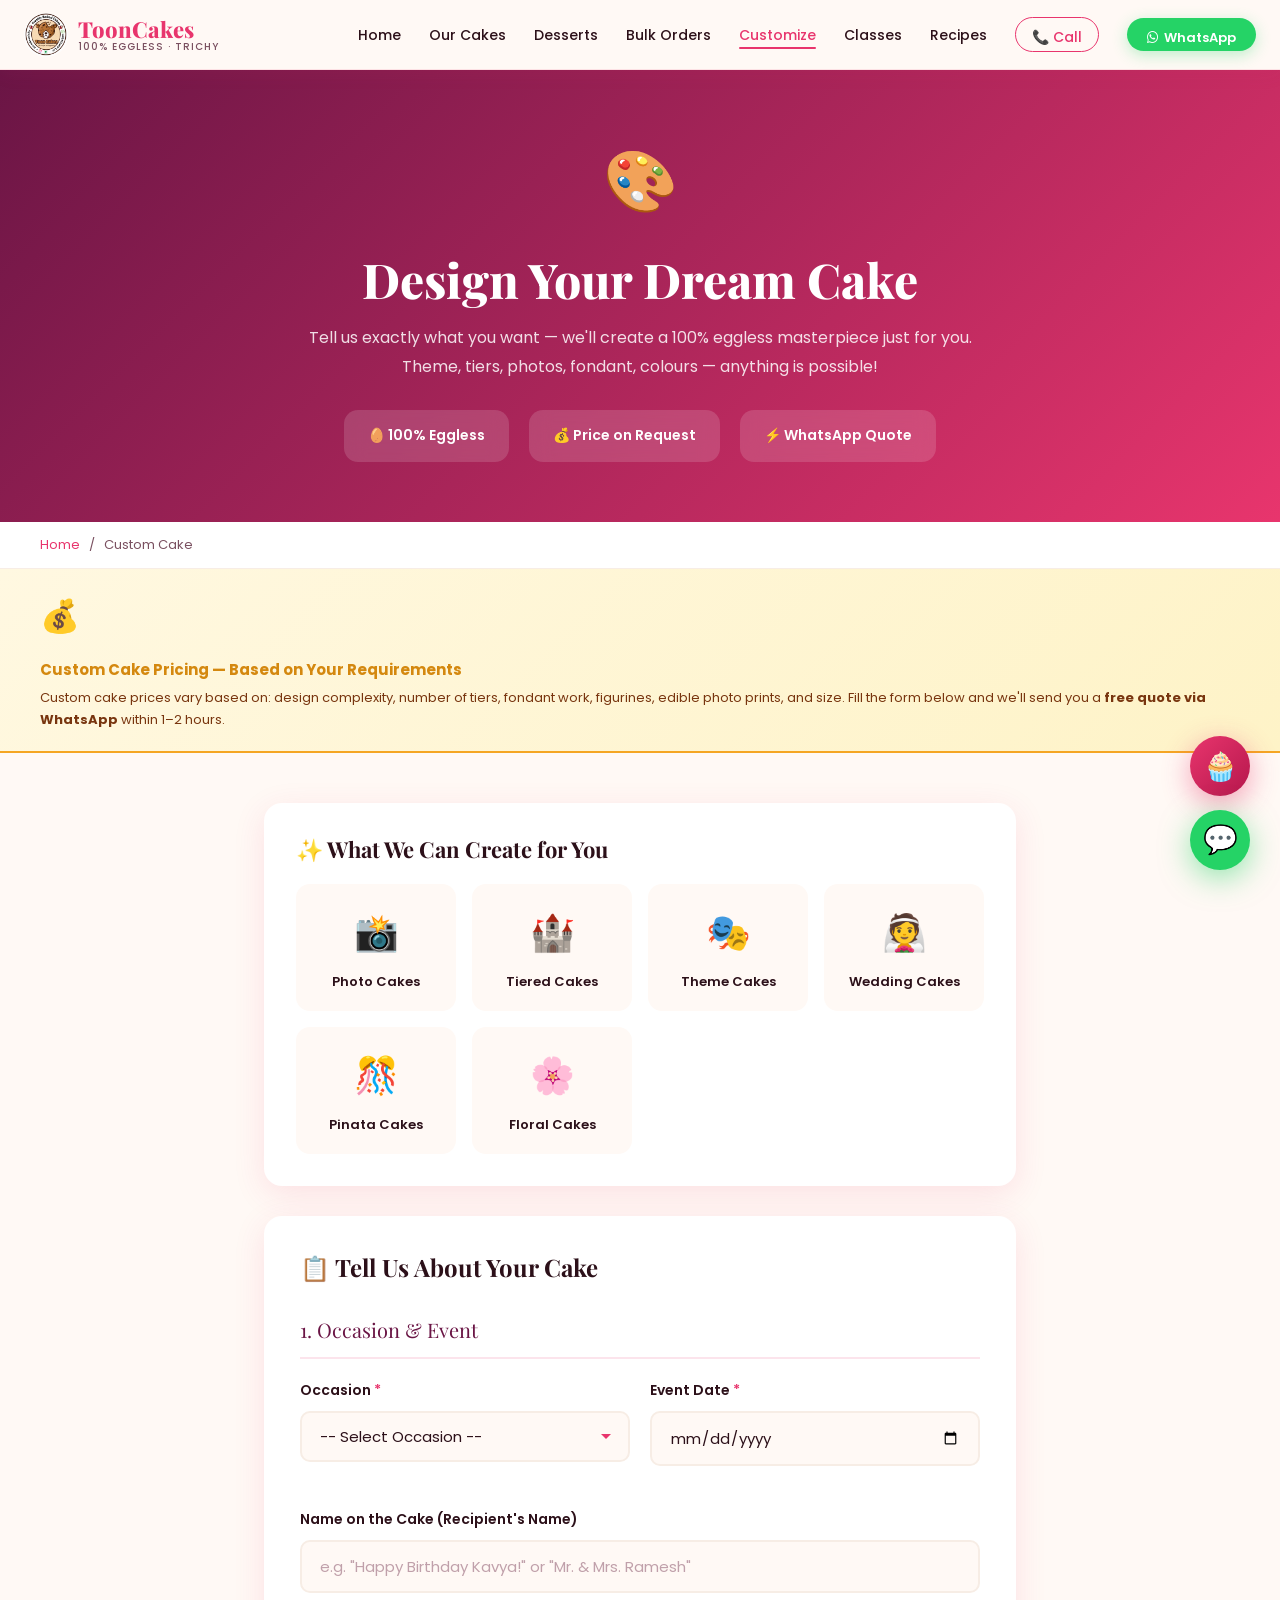
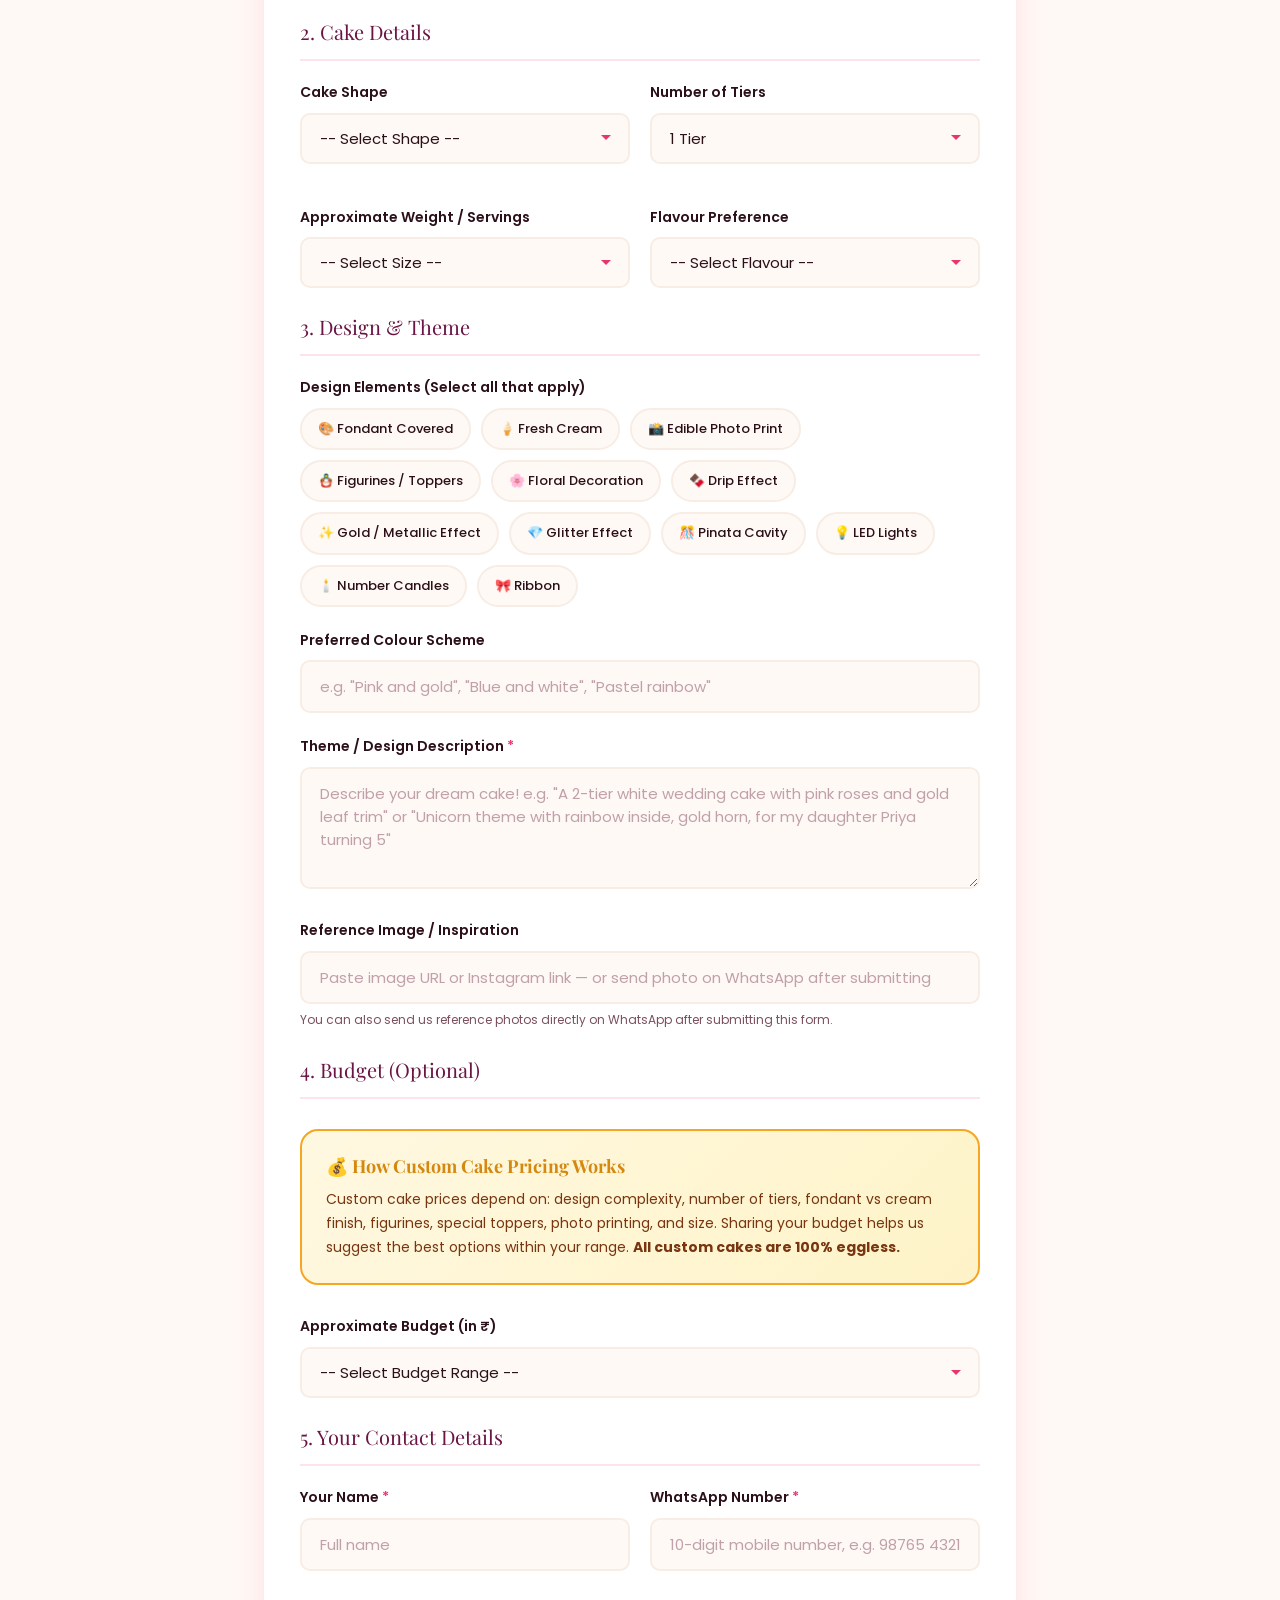
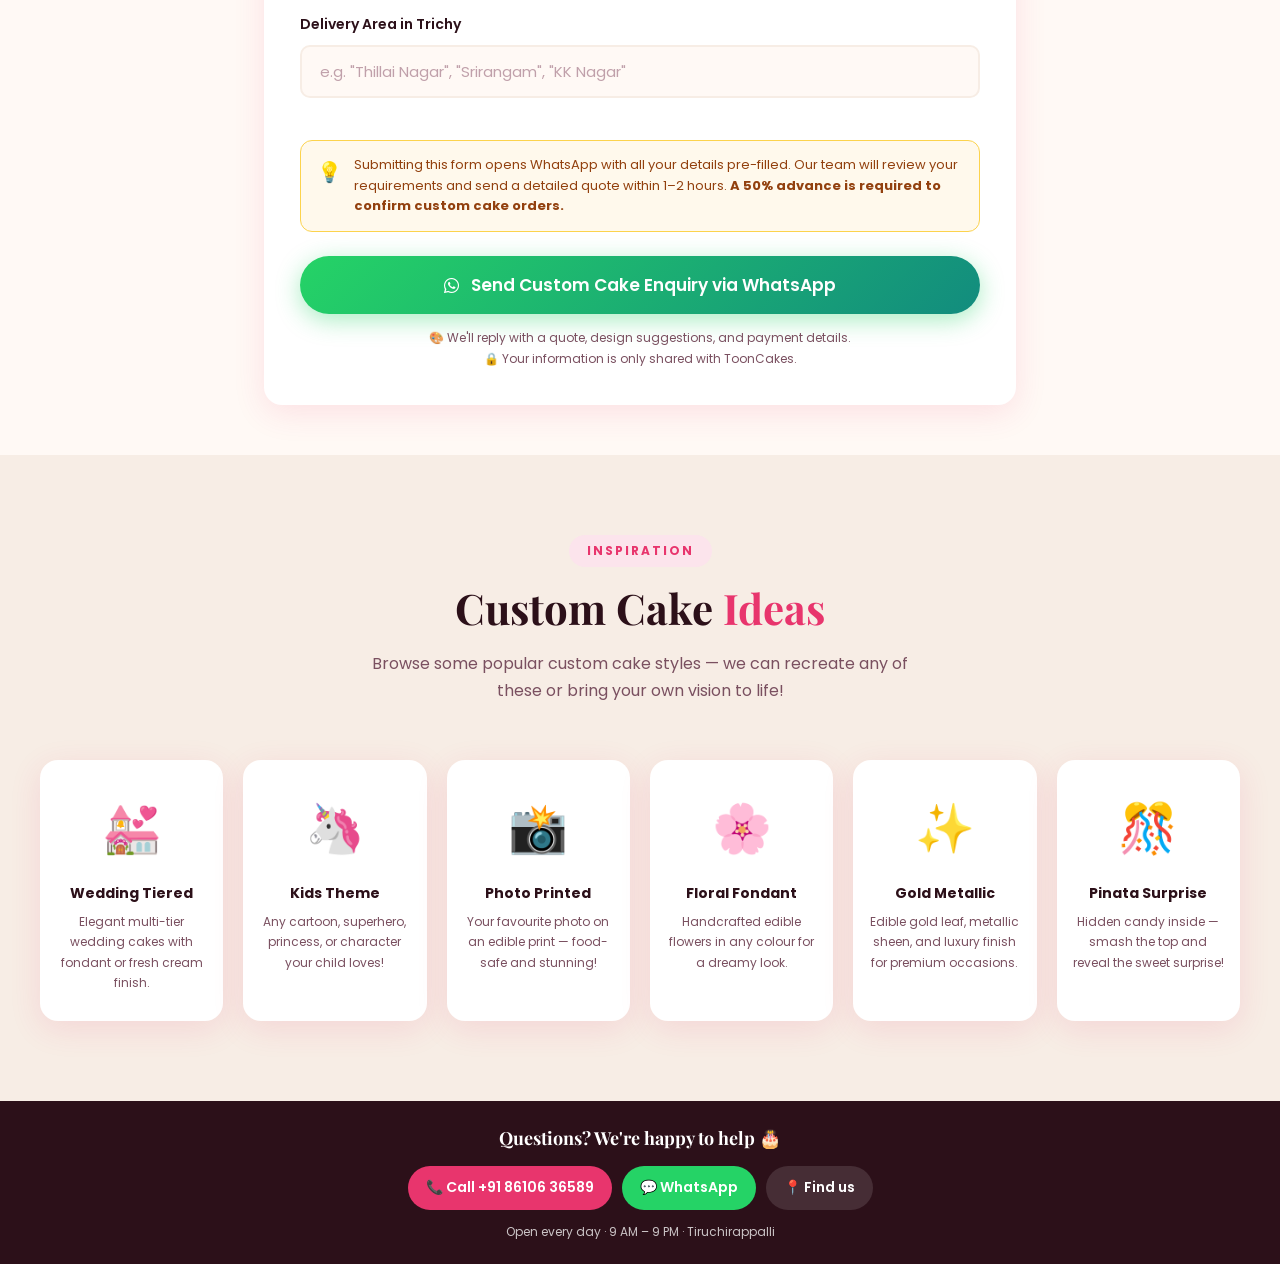
<file: customize.html>
<!DOCTYPE html>
<html lang="en">
<head>
  <meta charset="UTF-8" />
  <meta name="viewport" content="width=device-width, initial-scale=1.0" />
  <title>Custom Cake Order | ToonCakes Trichy | Design Your Dream Eggless Cake</title>
  <meta name="description" content="Design your dream custom eggless cake with ToonCakes Trichy. Photo cakes, theme cakes, tiered wedding cakes — all 100% eggless. Get a price quote via WhatsApp." />
  <meta name="keywords" content="custom cake Trichy, customized eggless cake Tiruchirappalli, design your own cake Trichy, theme cake Trichy, wedding cake quote Trichy, fondant cake Trichy" />
  <link rel="stylesheet" href="style.css" />
  <link rel="stylesheet" href="https://cdnjs.cloudflare.com/ajax/libs/font-awesome/6.5.0/css/all.min.css" />
</head>
<body>

<!-- ====== NAVIGATION ====== -->
<nav class="navbar">
  <a href="index.html" class="nav-logo">
    <span class="logo-icon"><img src="Toon%20Cakes%20Logo.png" alt="ToonCakes Logo" /></span>
    <span class="logo-text">
      <span class="logo-name">ToonCakes</span>
      <span class="logo-tag">100% Eggless · Trichy</span>
    </span>
  </a>
  <ul class="nav-links">
    <li><a href="index.html">Home</a></li>
    <li><a href="cakes.html">Our Cakes</a></li>
    <li><a href="desserts.html">Desserts</a></li>
    <li><a href="bulk-order.html">Bulk Orders</a></li>
    <li><a href="customize.html" class="active">Customize</a></li>
    <li><a href="classes.html">Classes</a></li>
    <li><a href="recipes.html">Recipes</a></li>
    <li><a href="https://wa.me/918610636589" class="nav-cta" target="_blank"><i class="fab fa-whatsapp"></i> WhatsApp</a></li>
  </ul>
  <button class="hamburger" onclick="toggleMobileNav()"><span></span><span></span><span></span></button>
</nav>
<div class="mobile-nav" id="mobileNav">
  <a href="index.html">🏠 Home</a>
  <a href="cakes.html">🎂 Our Cakes</a>
  <a href="desserts.html">🍫 Desserts</a>
  <a href="bulk-order.html">📦 Bulk Orders</a>
  <a href="customize.html">🎨 Customize</a>
  <a href="classes.html">👩‍🍳 Classes</a>
  <a href="recipes.html">📄 Recipes</a>
  <a href="index.html#contact">📞 Contact</a>
  <a href="review.html">⭐ Leave a Review</a>
  <a href="https://wa.me/918610636589" target="_blank">💬 WhatsApp Order</a>
</div>

<!-- ====== HERO ====== -->
<section class="customize-intro">
  <div class="container" style="max-width: 700px;">
    <div style="font-size: 60px; margin-bottom: 16px;">🎨</div>
    <h1 style="font-size: clamp(28px, 5vw, 48px); font-weight: 800; margin-bottom: 14px;">Design Your Dream Cake</h1>
    <p style="color: rgba(255,255,255,0.85); font-size: 16px; line-height: 1.8;">
      Tell us exactly what you want — we'll create a 100% eggless masterpiece just for you.
      Theme, tiers, photos, fondant, colours — anything is possible!
    </p>
    <div style="display: flex; gap: 20px; justify-content: center; flex-wrap: wrap; margin-top: 28px;">
      <div style="background: rgba(255,255,255,0.15); border-radius: 14px; padding: 14px 24px; backdrop-filter: blur(10px); font-size: 14px; font-weight: 600;">
        🥚 100% Eggless
      </div>
      <div style="background: rgba(255,255,255,0.15); border-radius: 14px; padding: 14px 24px; backdrop-filter: blur(10px); font-size: 14px; font-weight: 600;">
        💰 Price on Request
      </div>
      <div style="background: rgba(255,255,255,0.15); border-radius: 14px; padding: 14px 24px; backdrop-filter: blur(10px); font-size: 14px; font-weight: 600;">
        ⚡ WhatsApp Quote
      </div>
    </div>
  </div>
</section>

<!-- Breadcrumb -->
<div class="breadcrumb">
  <div class="container">
    <a href="index.html">Home</a> <span>/</span> Custom Cake
  </div>
</div>

<!-- ====== PRICE NOTE BOX ====== -->
<div style="background: linear-gradient(135deg, #FFF8E1, #FEF3C7); border-bottom: 2px solid var(--gold); padding: 20px 24px;">
  <div class="container" style="display: flex; align-items: center; gap: 14px; flex-wrap: wrap;">
    <div style="font-size: 32px;">💰</div>
    <div>
      <strong style="color: var(--gold-dark); font-size: 15px; display: block; margin-bottom: 4px;">Custom Cake Pricing — Based on Your Requirements</strong>
      <p style="font-size: 13px; color: #78350F; margin: 0;">
        Custom cake prices vary based on: design complexity, number of tiers, fondant work, figurines, edible photo prints, and size.
        Fill the form below and we'll send you a <strong>free quote via WhatsApp</strong> within 1–2 hours.
      </p>
    </div>
  </div>
</div>

<!-- ====== CUSTOM CAKE FORM ====== -->
<div class="customize-form-wrap">

  <!-- What can we make -->
  <div style="background: var(--white); border-radius: var(--radius); padding: 32px; box-shadow: var(--shadow); margin-bottom: 30px;">
    <h2 style="font-family: 'Playfair Display', serif; font-size: 22px; color: var(--text); margin-bottom: 20px;">
      ✨ What We Can Create for You
    </h2>
    <div style="display: grid; grid-template-columns: repeat(auto-fit, minmax(140px, 1fr)); gap: 16px; text-align: center;">
      <div style="background: var(--cream); border-radius: 14px; padding: 18px 10px;">
        <div style="font-size: 36px; margin-bottom: 8px;">📸</div>
        <div style="font-size: 13px; font-weight: 600;">Photo Cakes</div>
      </div>
      <div style="background: var(--cream); border-radius: 14px; padding: 18px 10px;">
        <div style="font-size: 36px; margin-bottom: 8px;">🏰</div>
        <div style="font-size: 13px; font-weight: 600;">Tiered Cakes</div>
      </div>
      <div style="background: var(--cream); border-radius: 14px; padding: 18px 10px;">
        <div style="font-size: 36px; margin-bottom: 8px;">🎭</div>
        <div style="font-size: 13px; font-weight: 600;">Theme Cakes</div>
      </div>
      <div style="background: var(--cream); border-radius: 14px; padding: 18px 10px;">
        <div style="font-size: 36px; margin-bottom: 8px;">👰</div>
        <div style="font-size: 13px; font-weight: 600;">Wedding Cakes</div>
      </div>
      <div style="background: var(--cream); border-radius: 14px; padding: 18px 10px;">
        <div style="font-size: 36px; margin-bottom: 8px;">🎊</div>
        <div style="font-size: 13px; font-weight: 600;">Pinata Cakes</div>
      </div>
      <div style="background: var(--cream); border-radius: 14px; padding: 18px 10px;">
        <div style="font-size: 36px; margin-bottom: 8px;">🌸</div>
        <div style="font-size: 13px; font-weight: 600;">Floral Cakes</div>
      </div>
    </div>
  </div>

  <!-- THE FORM -->
  <div style="background: var(--white); border-radius: var(--radius); padding: 36px; box-shadow: var(--shadow);">
    <h2 style="font-family: 'Playfair Display', serif; font-size: 24px; color: var(--text); margin-bottom: 30px;">
      📋 Tell Us About Your Cake
    </h2>

    <!-- SECTION 1: Occasion -->
    <div class="form-section-title">1. Occasion &amp; Event</div>
    <div class="form-grid">
      <div class="form-group">
        <label class="form-label" for="occasion">Occasion <span>*</span></label>
        <select class="form-control" id="occasion" required>
          <option value="">-- Select Occasion --</option>
          <option>🎉 Birthday</option>
          <option>💍 Wedding</option>
          <option>❤️ Anniversary</option>
          <option>🍼 Baby Shower</option>
          <option>🎓 Graduation</option>
          <option>🌸 Half Saree / Puberty</option>
          <option>🏢 Corporate Event</option>
          <option>👋 Farewell</option>
          <option>🎄 Festive / Christmas</option>
          <option>🎁 Just a Gift</option>
          <option>✨ Other</option>
        </select>
      </div>

      <div class="form-group">
        <label class="form-label" for="eventDate">Event Date <span>*</span></label>
        <input type="date" class="form-control" id="eventDate" required />
      </div>

      <div class="form-group form-full">
        <label class="form-label" for="recipientName">Name on the Cake (Recipient's Name)</label>
        <input type="text" class="form-control" id="recipientName" placeholder='e.g. "Happy Birthday Kavya!" or "Mr. & Mrs. Ramesh"' />
      </div>
    </div>

    <!-- SECTION 2: Cake Details -->
    <div class="form-section-title">2. Cake Details</div>
    <div class="form-grid">
      <div class="form-group">
        <label class="form-label" for="cakeShape">Cake Shape</label>
        <select class="form-control" id="cakeShape">
          <option value="">-- Select Shape --</option>
          <option>Round</option>
          <option>Square</option>
          <option>Heart</option>
          <option>Rectangle</option>
          <option>Number Shape</option>
          <option>Custom Shape</option>
        </select>
      </div>

      <div class="form-group">
        <label class="form-label" for="numTiers">Number of Tiers</label>
        <select class="form-control" id="numTiers">
          <option value="1 Tier">1 Tier</option>
          <option value="2 Tiers">2 Tiers</option>
          <option value="3 Tiers">3 Tiers</option>
          <option value="4+ Tiers">4+ Tiers (Wedding / Special)</option>
        </select>
      </div>

      <div class="form-group">
        <label class="form-label" for="approxWeight">Approximate Weight / Servings</label>
        <select class="form-control" id="approxWeight">
          <option value="">-- Select Size --</option>
          <option>0.5 kg (4–6 people)</option>
          <option>1 kg (10–12 people)</option>
          <option>1.5 kg (14–18 people)</option>
          <option>2 kg (20–25 people)</option>
          <option>2.5 kg (26–30 people)</option>
          <option>3 kg+ (30+ people)</option>
          <option>Not sure — advise me</option>
        </select>
      </div>

      <div class="form-group">
        <label class="form-label" for="flavourPref">Flavour Preference</label>
        <select class="form-control" id="flavourPref">
          <option value="">-- Select Flavour --</option>
          <option>🍫 Chocolate</option>
          <option>🍦 Vanilla</option>
          <option>🍯 Butterscotch</option>
          <option>🍓 Strawberry</option>
          <option>🔴 Red Velvet</option>
          <option>🍒 Black Forest</option>
          <option>🍍 Pineapple</option>
          <option>🥭 Mango</option>
          <option>🎂 Mixed / Baker's Choice</option>
        </select>
      </div>
    </div>

    <!-- SECTION 3: Design -->
    <div class="form-section-title">3. Design &amp; Theme</div>

    <div class="form-group">
      <label class="form-label">Design Elements (Select all that apply)</label>
      <div class="checkbox-group" id="designElements">
        <label class="checkbox-item"><input type="checkbox" value="Fondant covered" /><span>🎨 Fondant Covered</span></label>
        <label class="checkbox-item"><input type="checkbox" value="Fresh cream" /><span>🍦 Fresh Cream</span></label>
        <label class="checkbox-item"><input type="checkbox" value="Edible photo print" /><span>📸 Edible Photo Print</span></label>
        <label class="checkbox-item"><input type="checkbox" value="Figurines / toppers" /><span>🪆 Figurines / Toppers</span></label>
        <label class="checkbox-item"><input type="checkbox" value="Floral decoration" /><span>🌸 Floral Decoration</span></label>
        <label class="checkbox-item"><input type="checkbox" value="Drip effect" /><span>🍫 Drip Effect</span></label>
        <label class="checkbox-item"><input type="checkbox" value="Gold / metallic effect" /><span>✨ Gold / Metallic Effect</span></label>
        <label class="checkbox-item"><input type="checkbox" value="Glitter effect" /><span>💎 Glitter Effect</span></label>
        <label class="checkbox-item"><input type="checkbox" value="Pinata cavity" /><span>🎊 Pinata Cavity</span></label>
        <label class="checkbox-item"><input type="checkbox" value="LED lights" /><span>💡 LED Lights</span></label>
        <label class="checkbox-item"><input type="checkbox" value="Number candles" /><span>🕯️ Number Candles</span></label>
        <label class="checkbox-item"><input type="checkbox" value="Ribbon decoration" /><span>🎀 Ribbon</span></label>
      </div>
    </div>

    <div class="form-group">
      <label class="form-label" for="colorScheme">Preferred Colour Scheme</label>
      <input type="text" class="form-control" id="colorScheme" placeholder='e.g. "Pink and gold", "Blue and white", "Pastel rainbow"' />
    </div>

    <div class="form-group">
      <label class="form-label" for="themeDesc">Theme / Design Description <span>*</span></label>
      <textarea
        class="form-control"
        id="themeDesc"
        rows="4"
        required
        placeholder='Describe your dream cake! e.g. "A 2-tier white wedding cake with pink roses and gold leaf trim" or "Unicorn theme with rainbow inside, gold horn, for my daughter Priya turning 5"'
      ></textarea>
    </div>

    <div class="form-group">
      <label class="form-label" for="refImage">Reference Image / Inspiration</label>
      <input type="text" class="form-control" id="refImage" placeholder="Paste image URL or Instagram link — or send photo on WhatsApp after submitting" />
      <p style="font-size: 12px; color: var(--text-muted); margin-top: 6px;">You can also send us reference photos directly on WhatsApp after submitting this form.</p>
    </div>

    <!-- SECTION 4: Budget -->
    <div class="form-section-title">4. Budget (Optional)</div>

    <div class="price-note-box">
      <h4>💰 How Custom Cake Pricing Works</h4>
      <p>
        Custom cake prices depend on: design complexity, number of tiers, fondant vs cream finish, figurines, special toppers, photo printing, and size.
        Sharing your budget helps us suggest the best options within your range. <strong>All custom cakes are 100% eggless.</strong>
      </p>
    </div>

    <div class="form-group">
      <label class="form-label" for="budget">Approximate Budget (in ₹)</label>
      <select class="form-control" id="budget">
        <option value="">-- Select Budget Range --</option>
        <option>Under ₹800</option>
        <option>₹800 – ₹1,500</option>
        <option>₹1,500 – ₹3,000</option>
        <option>₹3,000 – ₹5,000</option>
        <option>₹5,000 – ₹10,000</option>
        <option>Above ₹10,000 (Wedding / Grand Event)</option>
        <option>Flexible — advise me the best option</option>
      </select>
    </div>

    <!-- SECTION 5: Contact -->
    <div class="form-section-title">5. Your Contact Details</div>
    <div class="form-grid">
      <div class="form-group">
        <label class="form-label" for="custName">Your Name <span>*</span></label>
        <input type="text" class="form-control" id="custName" placeholder="Full name" required />
      </div>

      <div class="form-group">
        <label class="form-label" for="custPhone">WhatsApp Number <span>*</span></label>
        <input type="tel" class="form-control" id="custPhone" placeholder="10-digit mobile number, e.g. 98765 43210" inputmode="tel" maxlength="16" autocomplete="tel" required />
      </div>

      <div class="form-group form-full">
        <label class="form-label" for="custAddress">Delivery Area in Trichy</label>
        <input type="text" class="form-control" id="custAddress" placeholder='e.g. "Thillai Nagar", "Srirangam", "KK Nagar"' />
      </div>
    </div>

    <!-- NOTICE -->
    <div class="notice-box">
      <span class="notice-icon">💡</span>
      <div>
        Submitting this form opens WhatsApp with all your details pre-filled. Our team will review your requirements and send a detailed quote within 1–2 hours.
        <strong>A 50% advance is required to confirm custom cake orders.</strong>
      </div>
    </div>

    <!-- SUBMIT -->
    <button onclick="submitCustomOrder()" class="btn btn-whatsapp" style="width: 100%; margin-top: 8px; justify-content: center; font-size: 17px;">
      <i class="fab fa-whatsapp"></i> &nbsp;Send Custom Cake Enquiry via WhatsApp
    </button>

    <p style="text-align: center; font-size: 12px; color: var(--text-muted); margin-top: 14px;">
      🎨 We'll reply with a quote, design suggestions, and payment details.<br/>
      🔒 Your information is only shared with ToonCakes.
    </p>
  </div>

</div><!-- end customize-form-wrap -->

<!-- ====== CUSTOM CAKE EXAMPLES ====== -->
<section class="section" style="background: var(--cream-dark);">
  <div class="container">
    <div class="section-header">
      <div class="section-badge">Inspiration</div>
      <h2 class="section-title">Custom Cake <span>Ideas</span></h2>
      <p class="section-subtitle">Browse some popular custom cake styles — we can recreate any of these or bring your own vision to life!</p>
    </div>
    <div style="display: grid; grid-template-columns: repeat(auto-fit, minmax(180px, 1fr)); gap: 20px; text-align: center;">
      <div style="background: var(--white); border-radius: var(--radius); padding: 28px 16px; box-shadow: var(--shadow);">
        <div style="font-size: 48px; margin-bottom: 12px;">💒</div>
        <strong style="display: block; font-size: 14px; margin-bottom: 6px;">Wedding Tiered</strong>
        <p style="font-size: 12px; color: var(--text-muted);">Elegant multi-tier wedding cakes with fondant or fresh cream finish.</p>
      </div>
      <div style="background: var(--white); border-radius: var(--radius); padding: 28px 16px; box-shadow: var(--shadow);">
        <div style="font-size: 48px; margin-bottom: 12px;">🦄</div>
        <strong style="display: block; font-size: 14px; margin-bottom: 6px;">Kids Theme</strong>
        <p style="font-size: 12px; color: var(--text-muted);">Any cartoon, superhero, princess, or character your child loves!</p>
      </div>
      <div style="background: var(--white); border-radius: var(--radius); padding: 28px 16px; box-shadow: var(--shadow);">
        <div style="font-size: 48px; margin-bottom: 12px;">📸</div>
        <strong style="display: block; font-size: 14px; margin-bottom: 6px;">Photo Printed</strong>
        <p style="font-size: 12px; color: var(--text-muted);">Your favourite photo on an edible print — food-safe and stunning!</p>
      </div>
      <div style="background: var(--white); border-radius: var(--radius); padding: 28px 16px; box-shadow: var(--shadow);">
        <div style="font-size: 48px; margin-bottom: 12px;">🌸</div>
        <strong style="display: block; font-size: 14px; margin-bottom: 6px;">Floral Fondant</strong>
        <p style="font-size: 12px; color: var(--text-muted);">Handcrafted edible flowers in any colour for a dreamy look.</p>
      </div>
      <div style="background: var(--white); border-radius: var(--radius); padding: 28px 16px; box-shadow: var(--shadow);">
        <div style="font-size: 48px; margin-bottom: 12px;">✨</div>
        <strong style="display: block; font-size: 14px; margin-bottom: 6px;">Gold Metallic</strong>
        <p style="font-size: 12px; color: var(--text-muted);">Edible gold leaf, metallic sheen, and luxury finish for premium occasions.</p>
      </div>
      <div style="background: var(--white); border-radius: var(--radius); padding: 28px 16px; box-shadow: var(--shadow);">
        <div style="font-size: 48px; margin-bottom: 12px;">🎊</div>
        <strong style="display: block; font-size: 14px; margin-bottom: 6px;">Pinata Surprise</strong>
        <p style="font-size: 12px; color: var(--text-muted);">Hidden candy inside — smash the top and reveal the sweet surprise!</p>
      </div>
    </div>
  </div>
</section>

<a href="https://wa.me/918610636589?text=Hi%20ToonCakes!%20I%20need%20a%20custom%20cake%20quote." class="whatsapp-float" target="_blank" title="WhatsApp Enquiry">💬</a>

<script>
  function toggleMobileNav() {
    document.getElementById('mobileNav').classList.toggle('open');
  }

  // Set min event date to tomorrow
  // Local (India) date as YYYY-MM-DD — toISOString() would give the UTC date
  function localDateStr(offsetDays) {
    const d = new Date();
    d.setDate(d.getDate() + (offsetDays || 0));
    return d.getFullYear() + '-' + String(d.getMonth() + 1).padStart(2, '0') + '-' + String(d.getDate()).padStart(2, '0');
  }
  // "98765 43210" / "+91 98765-43210" / "098765 43210" → "9876543210"; anything else → null
  function cleanIndianMobile(raw) {
    let digits = String(raw || '').replace(/\D/g, '');
    if (digits.length === 12 && digits.startsWith('91')) digits = digits.slice(2);
    if (digits.length === 11 && digits.startsWith('0'))  digits = digits.slice(1);
    return /^[6-9]\d{9}$/.test(digits) ? digits : null;
  }
  const MIN_EVENT_DATE = localDateStr(1);
  document.getElementById('eventDate').min = MIN_EVENT_DATE;

  // Checkbox toggle style
  document.querySelectorAll('.checkbox-item').forEach(item => {
    item.addEventListener('click', () => {
      item.classList.toggle('checked');
    });
  });

  function submitCustomOrder() {
    // Collect values
    const occasion    = document.getElementById('occasion').value;
    const eventDate   = document.getElementById('eventDate').value;
    const recipient   = document.getElementById('recipientName').value.trim();
    const shape       = document.getElementById('cakeShape').value;
    const tiers       = document.getElementById('numTiers').value;
    const weight      = document.getElementById('approxWeight').value;
    const flavour     = document.getElementById('flavourPref').value;
    const colorScheme = document.getElementById('colorScheme').value.trim();
    const themeDesc   = document.getElementById('themeDesc').value.trim();
    const refImage    = document.getElementById('refImage').value.trim();
    const budget      = document.getElementById('budget').value;
    const custName    = document.getElementById('custName').value.trim();
    const custPhone   = document.getElementById('custPhone').value.trim();
    const custArea    = document.getElementById('custAddress').value.trim();

    // Collect checked design elements
    const designs = [...document.querySelectorAll('#designElements input:checked')]
      .map(cb => cb.value).join(', ') || 'None selected';

    // Validation
    if (!occasion)   { alert('Please select the occasion!'); return; }
    if (!eventDate)  { alert('Please select the event date!'); return; }
    if (eventDate < MIN_EVENT_DATE) {
      alert('Please choose an event date from tomorrow (' + MIN_EVENT_DATE.split('-').reverse().join('-') + ') onwards.');
      document.getElementById('eventDate').focus(); return;
    }
    if (!themeDesc)  { alert('Please describe your cake design!'); return; }
    if (!custName)   { alert('Please enter your name!'); return; }
    if (!custPhone)  { alert('Please enter your WhatsApp number!'); return; }
    if (!cleanIndianMobile(custPhone)) {
      alert('Please enter a valid 10-digit mobile number (for example 98765 43210).');
      document.getElementById('custPhone').focus(); return;
    }

    const msg = [
      '🎨 *Custom Cake Enquiry — ToonCakes*',
      '',
      '🎉 *Occasion:* ' + occasion,
      '📅 *Event Date:* ' + eventDate,
      recipient ? '👤 *Name on Cake:* ' + recipient : '',
      '',
      '*🍰 Cake Details:*',
      shape    ? '▪️ Shape: ' + shape       : '',
      tiers    ? '▪️ Tiers: ' + tiers       : '',
      weight   ? '▪️ Weight: ' + weight     : '',
      flavour  ? '▪️ Flavour: ' + flavour   : '',
      '',
      '*🎨 Design:*',
      '▪️ Elements: ' + designs,
      colorScheme ? '▪️ Colours: ' + colorScheme : '',
      '▪️ Theme/Description: ' + themeDesc,
      refImage ? '▪️ Reference: ' + refImage : '',
      '',
      budget ? '💰 *Budget:* ' + budget : '',
      '',
      '*📞 Contact:*',
      '▪️ Name: ' + custName,
      '▪️ Phone: ' + custPhone,
      custArea ? '▪️ Area: ' + custArea : '',
      '',
      '_Custom cake enquiry via ToonCakes website_'
    ].filter(Boolean).join('\n');

    const waURL = 'https://wa.me/918610636589?text=' + encodeURIComponent(msg);
    window.open(waURL, '_blank');
  }
</script>
<script src="site-nav.js"></script>
<script src="chatbot.js"></script>
</body>
</html>
</file>
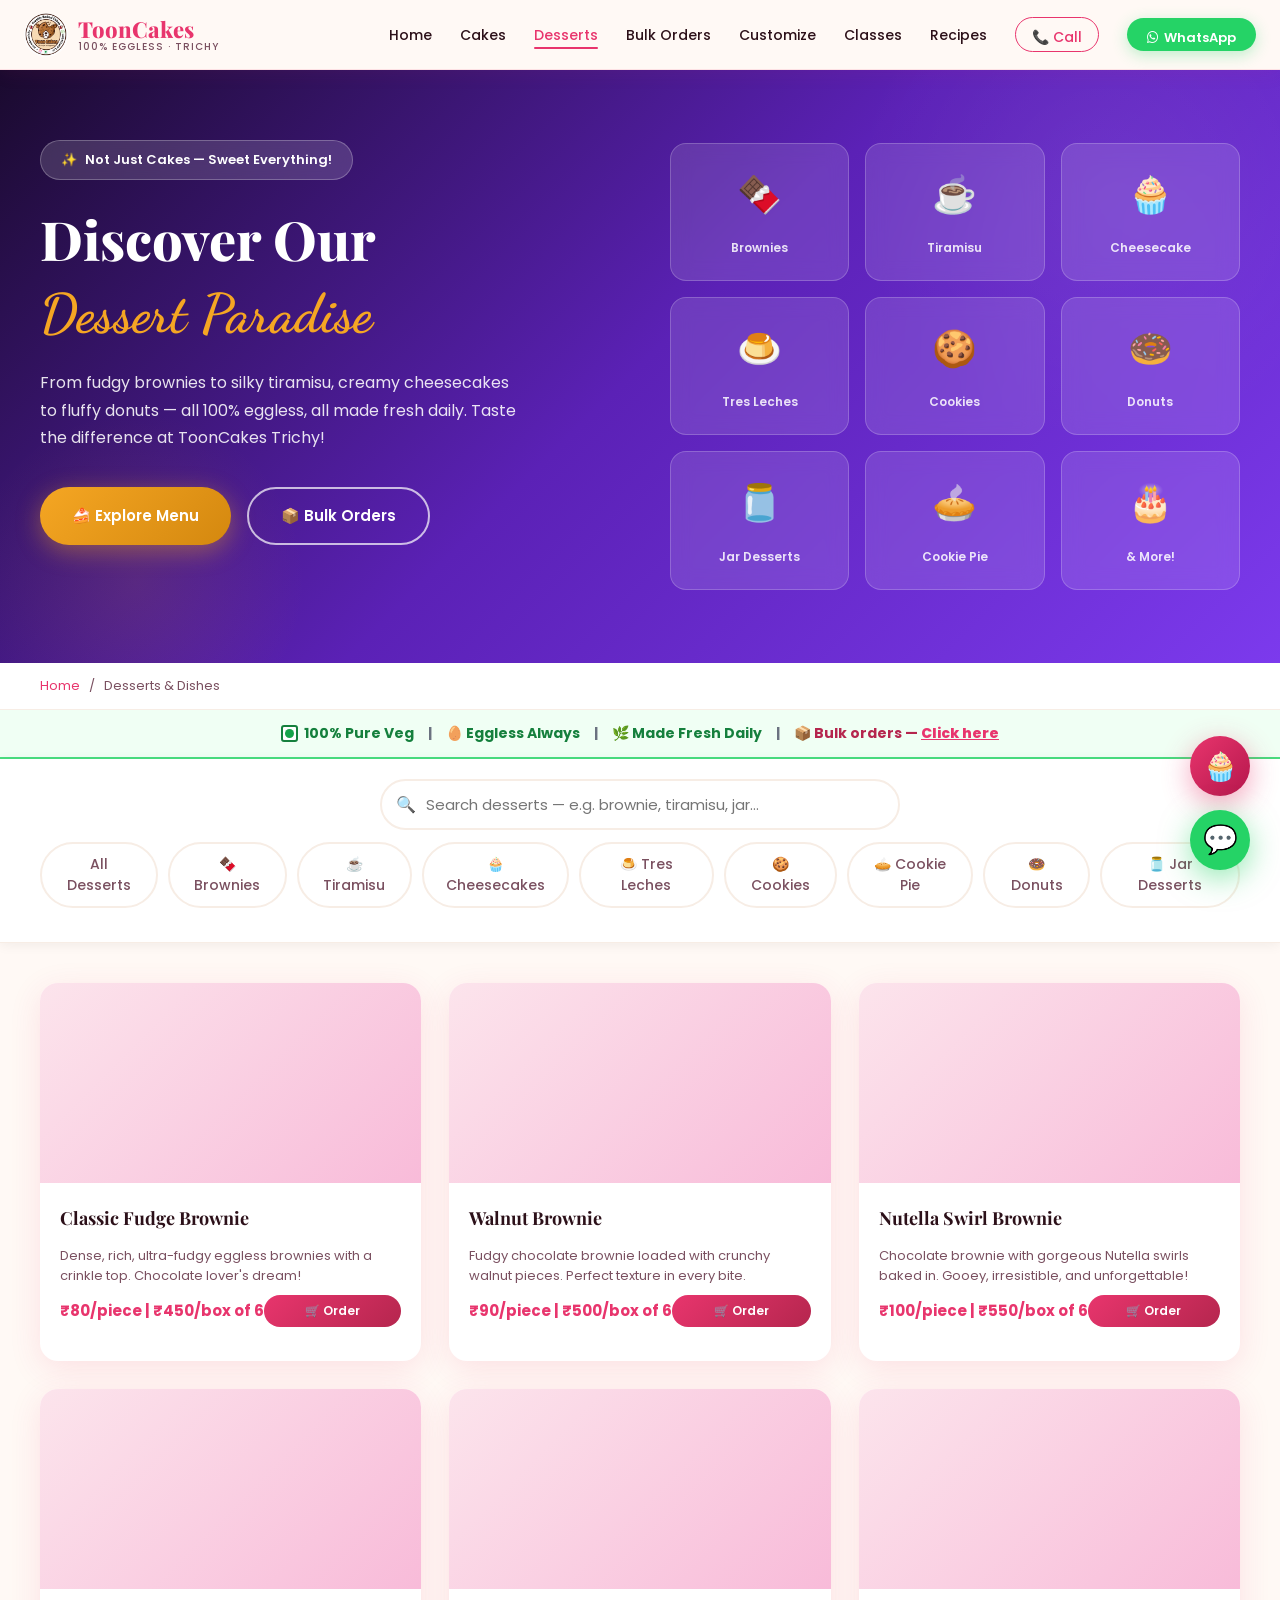
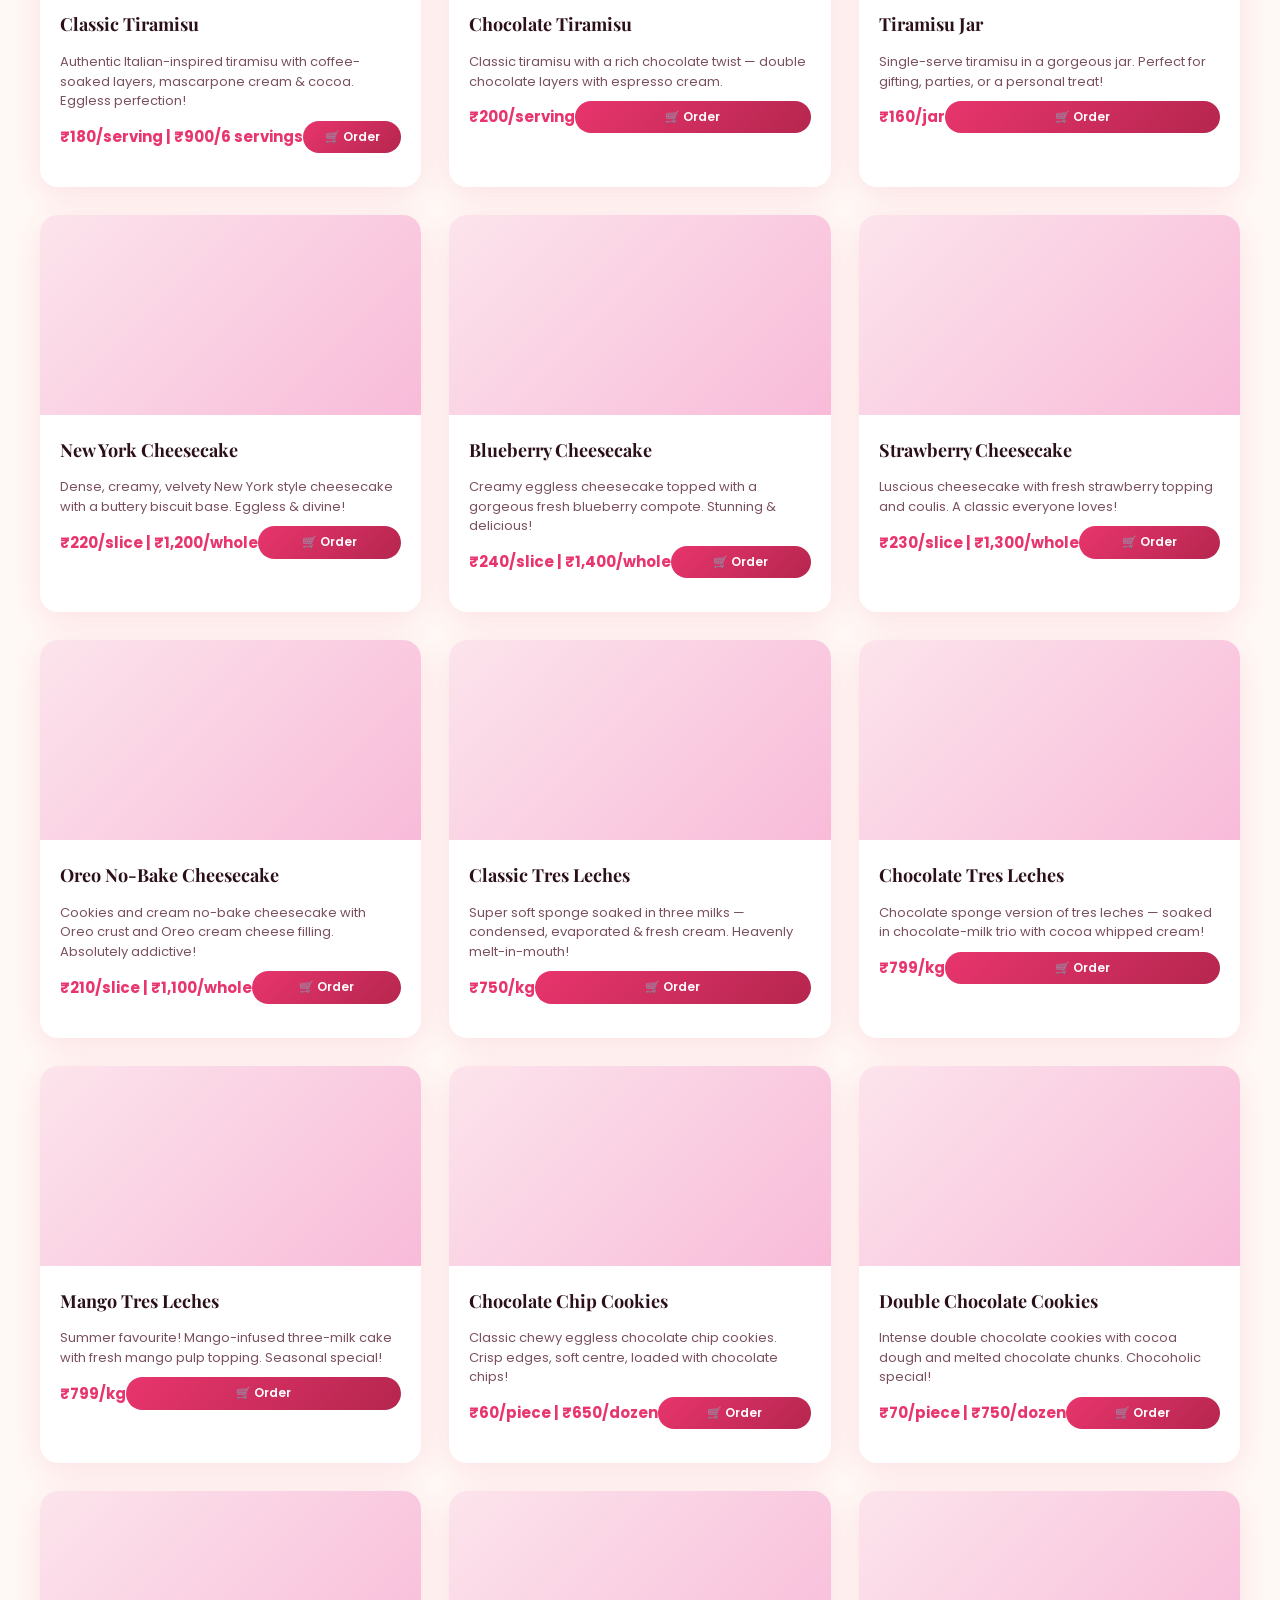
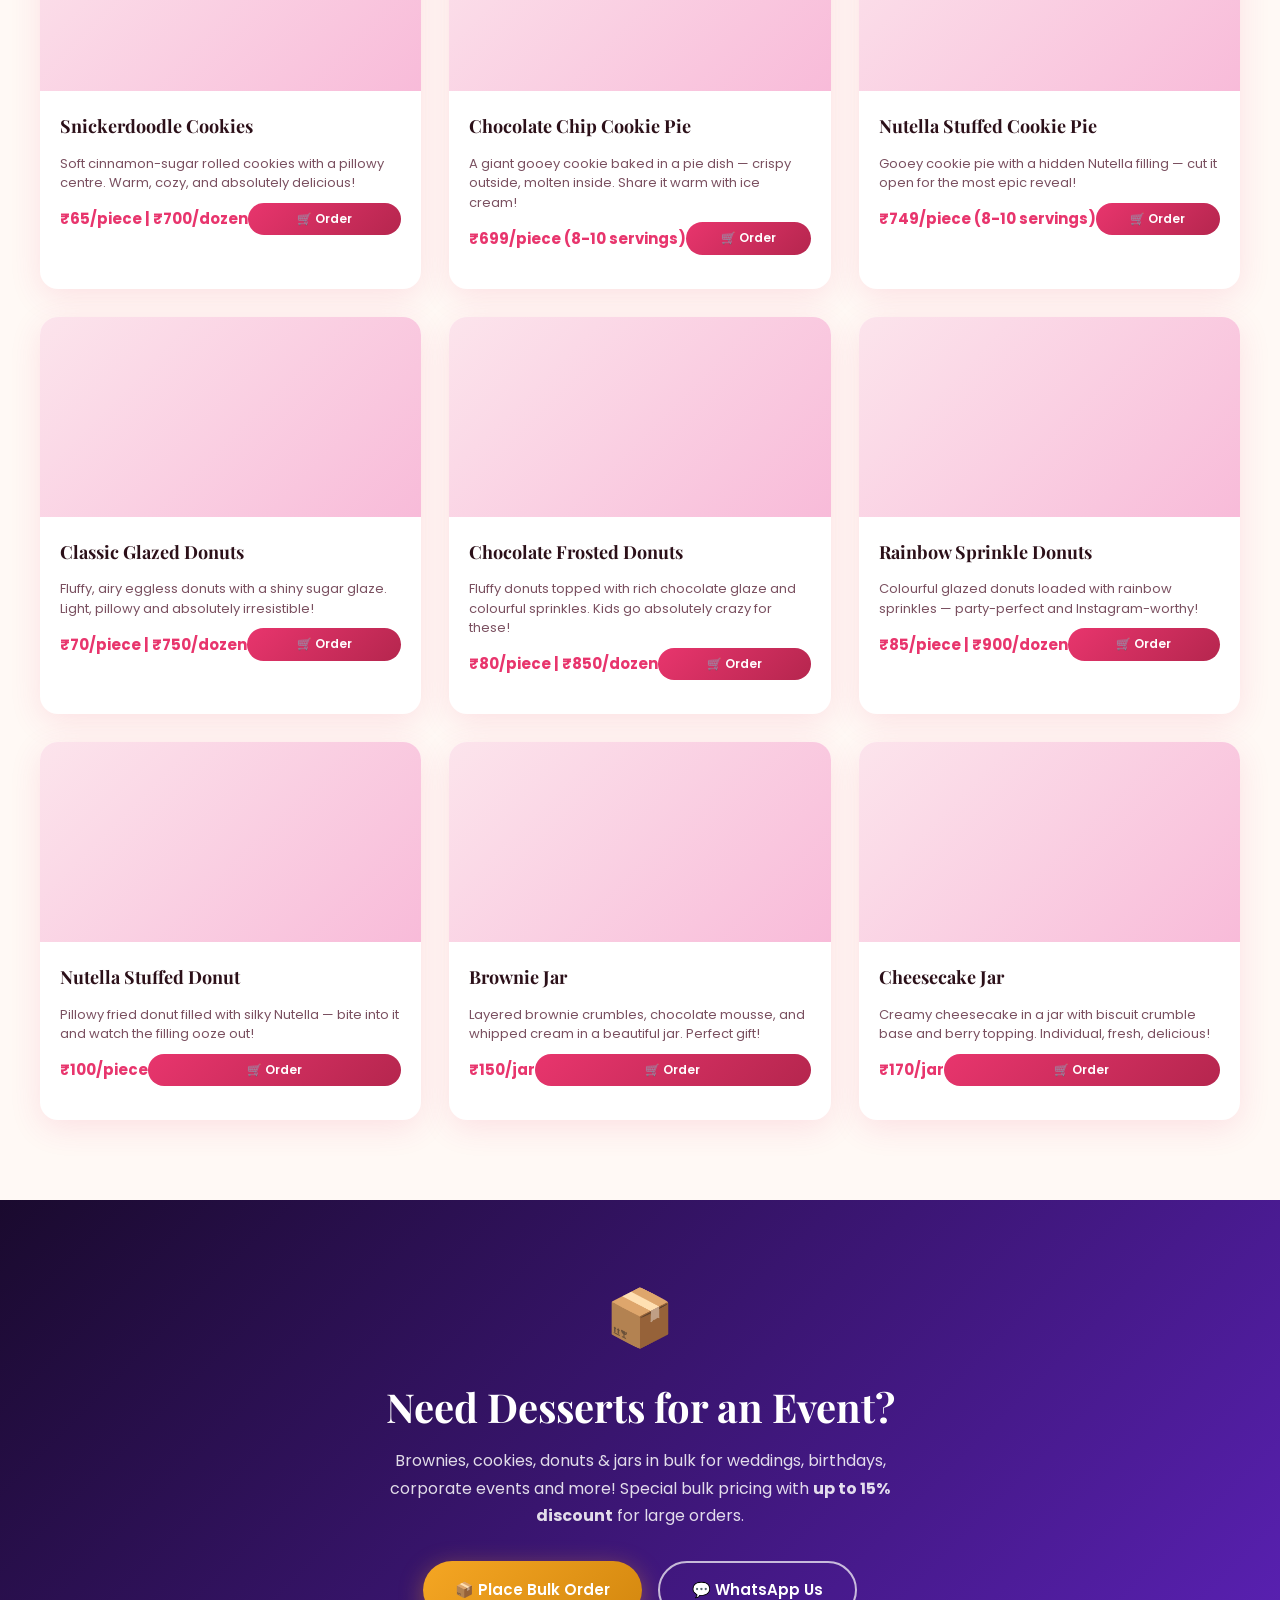
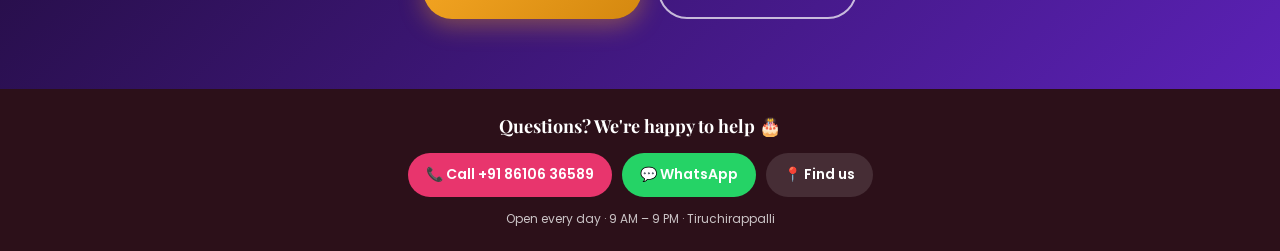
<file: desserts.html>
<!DOCTYPE html>
<html lang="en">
<head>
  <meta charset="UTF-8" />
  <meta name="viewport" content="width=device-width, initial-scale=1.0" />
  <title>Eggless Desserts & Dishes | ToonCakes Trichy | Brownies, Cheesecakes, Tiramisu</title>
  <meta name="description" content="Beyond cakes — explore ToonCakes Trichy's 100% eggless dessert menu. Brownies, Tiramisu, Cheesecakes, Tres Leches, Cookies, Donuts, Jar Desserts and more!" />
  <meta name="keywords" content="eggless brownies Trichy, eggless tiramisu Tiruchirappalli, eggless cheesecake Trichy, eggless tres leches Trichy, eggless cookies Trichy, eggless donuts Trichy, desserts Trichy, eggless dessert shop Trichy, ToonCakes desserts" />
  <link rel="stylesheet" href="style.css" />
  <link rel="stylesheet" href="https://cdnjs.cloudflare.com/ajax/libs/font-awesome/6.5.0/css/all.min.css" />
<script src="seed-data.js"></script>
  <style>
    .dessert-hero {
      background: linear-gradient(135deg, #1A0A2E 0%, #5B21B6 50%, #7C3AED 100%);
      min-height: 55vh;
      display: flex;
      align-items: center;
      padding: 70px 24px;
      position: relative;
      overflow: hidden;
    }
    .dessert-hero::before {
      content: '';
      position: absolute;
      top: -30%;
      right: -10%;
      width: 600px;
      height: 600px;
      background: radial-gradient(circle, rgba(255,255,255,0.06) 0%, transparent 60%);
      border-radius: 50%;
    }
    .dessert-hero::after {
      content: '';
      position: absolute;
      bottom: -20%;
      left: -5%;
      width: 400px;
      height: 400px;
      background: radial-gradient(circle, rgba(245,166,35,0.1) 0%, transparent 60%);
      border-radius: 50%;
    }
    .dessert-hero-content {
      max-width: 1200px;
      margin: 0 auto;
      display: grid;
      grid-template-columns: 1fr 1fr;
      gap: 60px;
      align-items: center;
      width: 100%;
      position: relative;
      z-index: 2;
    }
    .dessert-icons-grid {
      display: grid;
      grid-template-columns: repeat(3, 1fr);
      gap: 16px;
    }
    .dessert-icon-cell {
      background: rgba(255,255,255,0.12);
      border: 1px solid rgba(255,255,255,0.2);
      backdrop-filter: blur(10px);
      border-radius: 16px;
      padding: 20px 12px;
      text-align: center;
      transition: var(--transition);
    }
    .dessert-icon-cell:hover {
      background: rgba(255,255,255,0.2);
      transform: translateY(-4px);
    }
    .dessert-icon-cell .di-emoji { font-size: 36px; display: block; margin-bottom: 8px; }
    .dessert-icon-cell .di-name { font-size: 12px; color: rgba(255,255,255,0.85); font-weight: 600; }

    /* Category hero strip */
    .category-strip {
      background: white;
      padding: 20px 24px;
      border-bottom: 1px solid var(--cream-dark);
      position: sticky;
      top: 70px;
      z-index: 50;
      box-shadow: 0 2px 12px rgba(0,0,0,0.06);
    }

    /* Dessert cards — slightly different from cake cards */
    .dessert-card {
      background: var(--white);
      border-radius: var(--radius);
      overflow: hidden;
      transition: var(--transition);
      box-shadow: var(--shadow);
      display: flex;
      flex-direction: column;
    }
    .dessert-card:hover {
      transform: translateY(-8px);
      box-shadow: var(--shadow-hover);
    }
    .dessert-card-img {
      height: 200px;
      background: linear-gradient(135deg, #EDE9FE, #DDD6FE);
      display: flex;
      align-items: center;
      justify-content: center;
      font-size: 80px;
      position: relative;
      overflow: hidden;
    }
    .dessert-card-img .d-emoji {
      filter: drop-shadow(0 4px 12px rgba(0,0,0,0.1));
      transition: var(--transition);
    }
    .dessert-card:hover .d-emoji { transform: scale(1.1) rotate(-3deg); }
    .dessert-category-badge {
      position: absolute;
      top: 14px;
      left: 14px;
      background: #5B21B6;
      color: white;
      font-size: 11px;
      font-weight: 700;
      padding: 4px 12px;
      border-radius: 50px;
    }
    .bestseller-tag {
      position: absolute;
      top: 14px;
      right: 14px;
      background: var(--gold);
      color: white;
      font-size: 10px;
      font-weight: 700;
      padding: 4px 10px;
      border-radius: 50px;
    }
    .dessert-card-body {
      padding: 20px;
      flex: 1;
      display: flex;
      flex-direction: column;
    }
    .dessert-card-name {
      font-family: 'Playfair Display', serif;
      font-size: 18px;
      font-weight: 700;
      color: var(--text);
      margin-bottom: 6px;
    }
    .dessert-card-desc {
      font-size: 13px;
      color: var(--text-muted);
      margin-bottom: 12px;
      flex: 1;
      line-height: 1.6;
    }
    .dessert-price-row {
      display: flex;
      align-items: center;
      justify-content: space-between;
      margin-bottom: 14px;
    }
    .dessert-price { font-size: 20px; font-weight: 700; color: #5B21B6; font-family: 'Playfair Display', serif; }
    .dessert-unit { font-size: 12px; color: var(--text-muted); }

    @media (max-width: 768px) {
      .dessert-hero-content { grid-template-columns: 1fr; }
      .dessert-icons-grid { display: none; }
    }
  </style>
</head>
<body>

<!-- ====== NAVIGATION ====== -->
<nav class="navbar">
  <a href="index.html" class="nav-logo">
    <span class="logo-icon"><img src="Toon%20Cakes%20Logo.png" alt="ToonCakes Logo" /></span>
    <span class="logo-text">
      <span class="logo-name">ToonCakes</span>
      <span class="logo-tag">100% Eggless · Trichy</span>
    </span>
  </a>
  <ul class="nav-links">
    <li><a href="index.html">Home</a></li>
    <li><a href="cakes.html">Cakes</a></li>
    <li><a href="desserts.html" class="active">Desserts</a></li>
    <li><a href="bulk-order.html">Bulk Orders</a></li>
    <li><a href="customize.html">Customize</a></li>
    <li><a href="classes.html">Classes</a></li>
    <li><a href="recipes.html">Recipes</a></li>
    <li><a href="https://wa.me/918610636589" class="nav-cta" target="_blank"><i class="fab fa-whatsapp"></i> WhatsApp</a></li>
  </ul>
  <button class="hamburger" onclick="toggleMobileNav()"><span></span><span></span><span></span></button>
</nav>
<div class="mobile-nav" id="mobileNav">
  <a href="index.html">🏠 Home</a>
  <a href="cakes.html">🎂 Cakes</a>
  <a href="desserts.html">🍰 Desserts</a>
  <a href="bulk-order.html">📦 Bulk Orders</a>
  <a href="customize.html">🎨 Customize</a>
  <a href="classes.html">👩‍🍳 Classes</a>
  <a href="recipes.html">📄 Recipes</a>
  <a href="https://wa.me/918610636589" target="_blank">💬 WhatsApp</a>
</div>

<!-- ====== HERO ====== -->
<section class="dessert-hero">
  <div class="dessert-hero-content">
    <div>
      <div class="hero-badge" style="background:rgba(255,255,255,0.15); border:1px solid rgba(255,255,255,0.25);">
        <span>✨</span> Not Just Cakes — Sweet Everything!
      </div>
      <h1 class="hero-title" style="font-size: clamp(30px, 4.5vw, 54px);">
        Discover Our<br /><span style="font-family:'Dancing Script',cursive; color:var(--gold);">Dessert Paradise</span>
      </h1>
      <p class="hero-text">
        From fudgy brownies to silky tiramisu, creamy cheesecakes to fluffy donuts —
        all 100% eggless, all made fresh daily. Taste the difference at ToonCakes Trichy!
      </p>
      <div class="hero-buttons">
        <a href="#dessert-menu" class="btn btn-gold">🍰 Explore Menu</a>
        <a href="bulk-order.html" class="btn btn-outline-white">📦 Bulk Orders</a>
      </div>
    </div>
    <div class="dessert-icons-grid">
      <div class="dessert-icon-cell"><span class="di-emoji">🍫</span><span class="di-name">Brownies</span></div>
      <div class="dessert-icon-cell"><span class="di-emoji">☕</span><span class="di-name">Tiramisu</span></div>
      <div class="dessert-icon-cell"><span class="di-emoji">🧁</span><span class="di-name">Cheesecake</span></div>
      <div class="dessert-icon-cell"><span class="di-emoji">🍮</span><span class="di-name">Tres Leches</span></div>
      <div class="dessert-icon-cell"><span class="di-emoji">🍪</span><span class="di-name">Cookies</span></div>
      <div class="dessert-icon-cell"><span class="di-emoji">🍩</span><span class="di-name">Donuts</span></div>
      <div class="dessert-icon-cell"><span class="di-emoji">🫙</span><span class="di-name">Jar Desserts</span></div>
      <div class="dessert-icon-cell"><span class="di-emoji">🥧</span><span class="di-name">Cookie Pie</span></div>
      <div class="dessert-icon-cell"><span class="di-emoji">🎂</span><span class="di-name">& More!</span></div>
    </div>
  </div>
</section>

<!-- Breadcrumb -->
<div class="breadcrumb">
  <div class="container">
    <a href="index.html">Home</a> <span>/</span> Desserts & Dishes
  </div>
</div>

<!-- Eggless & Pure Veg notice -->
<div style="background:#F0FFF4; padding:12px 24px; text-align:center; border-bottom:2px solid #4ADE80;">
  <p style="font-size:14px; font-weight:700; display:flex; align-items:center; justify-content:center; gap:14px; flex-wrap:wrap;">
    <span style="display:inline-flex; align-items:center; gap:6px; color:#15803D;"><span class="veg-mark"></span> 100% Pure Veg</span>
    <span style="color:#6B7280;">|</span>
    <span style="color:#15803D;">🥚 Eggless Always</span>
    <span style="color:#6B7280;">|</span>
    <span style="color:#15803D;">🌿 Made Fresh Daily</span>
    <span style="color:#6B7280;">|</span>
    <span style="color:var(--pink-dark);">📦 Bulk orders — <a href="bulk-order.html" style="color:var(--pink); text-decoration:underline; font-weight:800;">Click here</a></span>
  </p>
</div>

<!-- ====== CATEGORY STRIP (sticky) ====== -->
<div class="category-strip" id="dessert-menu">
  <div class="container">
    <div class="filter-tabs" style="margin-bottom:0; justify-content:flex-start; overflow-x:auto; padding-bottom:4px; flex-wrap:nowrap;">
      <button class="filter-tab active" onclick="filterDesserts('all', this)">All Desserts</button>
      <button class="filter-tab" onclick="filterDesserts('brownies', this)">🍫 Brownies</button>
      <button class="filter-tab" onclick="filterDesserts('tiramisu', this)">☕ Tiramisu</button>
      <button class="filter-tab" onclick="filterDesserts('cheesecake', this)">🧁 Cheesecakes</button>
      <button class="filter-tab" onclick="filterDesserts('tresleches', this)">🍮 Tres Leches</button>
      <button class="filter-tab" onclick="filterDesserts('cookies', this)">🍪 Cookies</button>
      <button class="filter-tab" onclick="filterDesserts('cookiepie', this)">🥧 Cookie Pie</button>
      <button class="filter-tab" onclick="filterDesserts('donuts', this)">🍩 Donuts</button>
      <button class="filter-tab" onclick="filterDesserts('jars', this)">🫙 Jar Desserts</button>
    </div>
  </div>
</div>

<!-- ====== DESSERT MENU ====== -->
<section class="section" style="padding-top:40px;">
  <div class="container">
    <div class="cakes-grid" id="dessertsGrid">

      <!-- ===== BROWNIES ===== -->
      <div class="dessert-card" data-cat="brownies">
        <div class="dessert-card-img" style="background:linear-gradient(135deg,#1C1C1C,#3D1515);">
          <span class="d-emoji">🍫</span>
          <span class="dessert-category-badge">Brownies</span>
          <span class="bestseller-tag">⭐ Best Seller</span>
        </div>
        <div class="dessert-card-body">
          <div class="dessert-card-name">Classic Fudge Brownie</div>
          <p class="dessert-card-desc">Dense, rich, ultra-fudgy eggless brownies with a crinkle top. Chocolate lover's dream!</p>
          <div class="dessert-price-row">
            <div>
              <span class="dessert-price">₹80</span>
              <span class="dessert-unit">/piece &nbsp;|&nbsp; </span>
              <span style="font-size:13px; color:#5B21B6; font-weight:600;">₹450/box of 6</span>
            </div>
          </div>
          <a href="order.html?cake=fudge-brownie&name=Classic%20Fudge%20Brownie&price=80&emoji=🍫&category=Brownie&unit=piece" class="btn-order">🛒 Order Now</a>
        </div>
      </div>

      <div class="dessert-card" data-cat="brownies">
        <div class="dessert-card-img" style="background:linear-gradient(135deg,#2D1B0E,#5D3A1A);">
          <span class="d-emoji">🌰</span>
          <span class="dessert-category-badge">Brownies</span>
        </div>
        <div class="dessert-card-body">
          <div class="dessert-card-name">Walnut Brownie</div>
          <p class="dessert-card-desc">Fudgy chocolate brownie loaded with crunchy walnut pieces. Perfect texture in every bite.</p>
          <div class="dessert-price-row">
            <div>
              <span class="dessert-price">₹90</span>
              <span class="dessert-unit">/piece &nbsp;|&nbsp; </span>
              <span style="font-size:13px; color:#5B21B6; font-weight:600;">₹500/box of 6</span>
            </div>
          </div>
          <a href="order.html?cake=walnut-brownie&name=Walnut%20Brownie&price=90&emoji=🌰&category=Brownie&unit=piece" class="btn-order">🛒 Order Now</a>
        </div>
      </div>

      <div class="dessert-card" data-cat="brownies">
        <div class="dessert-card-img" style="background:linear-gradient(135deg,#3D1A0A,#7C3F24);">
          <span class="d-emoji">🍫</span>
          <span class="dessert-category-badge">Brownies</span>
          <span class="bestseller-tag">✨ Popular</span>
        </div>
        <div class="dessert-card-body">
          <div class="dessert-card-name">Nutella Swirl Brownie</div>
          <p class="dessert-card-desc">Chocolate brownie with gorgeous Nutella swirls baked in. Gooey, irresistible, and unforgettable!</p>
          <div class="dessert-price-row">
            <div>
              <span class="dessert-price">₹100</span>
              <span class="dessert-unit">/piece &nbsp;|&nbsp; </span>
              <span style="font-size:13px; color:#5B21B6; font-weight:600;">₹550/box of 6</span>
            </div>
          </div>
          <a href="order.html?cake=nutella-brownie&name=Nutella%20Swirl%20Brownie&price=100&emoji=🍫&category=Brownie&unit=piece" class="btn-order">🛒 Order Now</a>
        </div>
      </div>

      <!-- ===== TIRAMISU ===== -->
      <div class="dessert-card" data-cat="tiramisu">
        <div class="dessert-card-img" style="background:linear-gradient(135deg,#2C1810,#6B3F2F);">
          <span class="d-emoji">☕</span>
          <span class="dessert-category-badge" style="background:#92400E;">Tiramisu</span>
          <span class="bestseller-tag">⭐ Best Seller</span>
        </div>
        <div class="dessert-card-body">
          <div class="dessert-card-name">Classic Tiramisu</div>
          <p class="dessert-card-desc">Authentic Italian-inspired tiramisu with coffee-soaked layers, mascarpone cream & cocoa. Eggless perfection!</p>
          <div class="dessert-price-row">
            <div>
              <span class="dessert-price">₹180</span>
              <span class="dessert-unit">/serving &nbsp;|&nbsp; </span>
              <span style="font-size:13px; color:#5B21B6; font-weight:600;">₹900/6 servings</span>
            </div>
          </div>
          <a href="order.html?cake=classic-tiramisu&name=Classic%20Tiramisu&price=180&emoji=☕&category=Tiramisu&unit=serving" class="btn-order">🛒 Order Now</a>
        </div>
      </div>

      <div class="dessert-card" data-cat="tiramisu">
        <div class="dessert-card-img" style="background:linear-gradient(135deg,#1A0A0A,#4A1010);">
          <span class="d-emoji">🍫</span>
          <span class="dessert-category-badge" style="background:#92400E;">Tiramisu</span>
        </div>
        <div class="dessert-card-body">
          <div class="dessert-card-name">Chocolate Tiramisu</div>
          <p class="dessert-card-desc">Classic tiramisu with a rich chocolate twist — double chocolate layers with espresso cream.</p>
          <div class="dessert-price-row">
            <div><span class="dessert-price">₹200</span><span class="dessert-unit">/serving</span></div>
          </div>
          <a href="order.html?cake=choco-tiramisu&name=Chocolate%20Tiramisu&price=200&emoji=🍫&category=Tiramisu&unit=serving" class="btn-order">🛒 Order Now</a>
        </div>
      </div>

      <div class="dessert-card" data-cat="tiramisu jars">
        <div class="dessert-card-img" style="background:linear-gradient(135deg,#2D1B0E,#6B4423);">
          <span class="d-emoji">🫙</span>
          <span class="dessert-category-badge" style="background:#92400E;">Tiramisu Jar</span>
          <span class="bestseller-tag">🎁 Gift-Ready</span>
        </div>
        <div class="dessert-card-body">
          <div class="dessert-card-name">Tiramisu Jar</div>
          <p class="dessert-card-desc">Single-serve tiramisu in a gorgeous jar. Perfect for gifting, parties, or a personal treat!</p>
          <div class="dessert-price-row">
            <div><span class="dessert-price">₹160</span><span class="dessert-unit">/jar</span></div>
          </div>
          <a href="order.html?cake=tiramisu-jar&name=Tiramisu%20Jar&price=160&emoji=🫙&category=Jar%20Dessert&unit=jar" class="btn-order">🛒 Order Now</a>
        </div>
      </div>

      <!-- ===== CHEESECAKES ===== -->
      <div class="dessert-card" data-cat="cheesecake">
        <div class="dessert-card-img" style="background:linear-gradient(135deg,#FFF3E0,#FFCCBC);">
          <span class="d-emoji">🧁</span>
          <span class="dessert-category-badge" style="background:#C2185B;">Cheesecake</span>
          <span class="bestseller-tag">⭐ Best Seller</span>
        </div>
        <div class="dessert-card-body">
          <div class="dessert-card-name">New York Cheesecake</div>
          <p class="dessert-card-desc">Dense, creamy, velvety New York style cheesecake with a buttery biscuit base. Eggless & divine!</p>
          <div class="dessert-price-row">
            <div>
              <span class="dessert-price">₹220</span>
              <span class="dessert-unit">/slice &nbsp;|&nbsp; </span>
              <span style="font-size:13px; color:#5B21B6; font-weight:600;">₹1,200/whole</span>
            </div>
          </div>
          <a href="order.html?cake=ny-cheesecake&name=New%20York%20Cheesecake&price=1200&emoji=🧁&category=Cheesecake&unit=whole%20cake" class="btn-order">🛒 Order Now</a>
        </div>
      </div>

      <div class="dessert-card" data-cat="cheesecake">
        <div class="dessert-card-img" style="background:linear-gradient(135deg,#E8F5E9,#A5D6A7);">
          <span class="d-emoji">💙</span>
          <span class="dessert-category-badge" style="background:#C2185B;">Cheesecake</span>
        </div>
        <div class="dessert-card-body">
          <div class="dessert-card-name">Blueberry Cheesecake</div>
          <p class="dessert-card-desc">Creamy eggless cheesecake topped with a gorgeous fresh blueberry compote. Stunning & delicious!</p>
          <div class="dessert-price-row">
            <div>
              <span class="dessert-price">₹240</span>
              <span class="dessert-unit">/slice &nbsp;|&nbsp; </span>
              <span style="font-size:13px; color:#5B21B6; font-weight:600;">₹1,400/whole</span>
            </div>
          </div>
          <a href="order.html?cake=blueberry-cheesecake&name=Blueberry%20Cheesecake&price=1400&emoji=💙&category=Cheesecake&unit=whole%20cake" class="btn-order">🛒 Order Now</a>
        </div>
      </div>

      <div class="dessert-card" data-cat="cheesecake">
        <div class="dessert-card-img" style="background:linear-gradient(135deg,#FCE4EC,#F48FB1);">
          <span class="d-emoji">🍓</span>
          <span class="dessert-category-badge" style="background:#C2185B;">Cheesecake</span>
        </div>
        <div class="dessert-card-body">
          <div class="dessert-card-name">Strawberry Cheesecake</div>
          <p class="dessert-card-desc">Luscious cheesecake with fresh strawberry topping and coulis. A classic everyone loves!</p>
          <div class="dessert-price-row">
            <div>
              <span class="dessert-price">₹230</span>
              <span class="dessert-unit">/slice &nbsp;|&nbsp; </span>
              <span style="font-size:13px; color:#5B21B6; font-weight:600;">₹1,300/whole</span>
            </div>
          </div>
          <a href="order.html?cake=strawberry-cheesecake&name=Strawberry%20Cheesecake&price=1300&emoji=🍓&category=Cheesecake&unit=whole%20cake" class="btn-order">🛒 Order Now</a>
        </div>
      </div>

      <div class="dessert-card" data-cat="cheesecake jars">
        <div class="dessert-card-img" style="background:linear-gradient(135deg,#ECEFF1,#B0BEC5);">
          <span class="d-emoji">⚫</span>
          <span class="dessert-category-badge" style="background:#C2185B;">No-Bake</span>
          <span class="bestseller-tag">✨ Popular</span>
        </div>
        <div class="dessert-card-body">
          <div class="dessert-card-name">Oreo No-Bake Cheesecake</div>
          <p class="dessert-card-desc">Cookies and cream no-bake cheesecake with Oreo crust and Oreo cream cheese filling. Absolutely addictive!</p>
          <div class="dessert-price-row">
            <div>
              <span class="dessert-price">₹210</span>
              <span class="dessert-unit">/slice &nbsp;|&nbsp; </span>
              <span style="font-size:13px; color:#5B21B6; font-weight:600;">₹1,100/whole</span>
            </div>
          </div>
          <a href="order.html?cake=oreo-cheesecake&name=Oreo%20No-Bake%20Cheesecake&price=1100&emoji=⚫&category=Cheesecake&unit=whole%20cake" class="btn-order">🛒 Order Now</a>
        </div>
      </div>

      <!-- ===== TRES LECHES ===== -->
      <div class="dessert-card" data-cat="tresleches">
        <div class="dessert-card-img" style="background:linear-gradient(135deg,#FFF8E1,#FFECB3);">
          <span class="d-emoji">🍮</span>
          <span class="dessert-category-badge" style="background:#F57C00;">Tres Leches</span>
          <span class="bestseller-tag">⭐ Best Seller</span>
        </div>
        <div class="dessert-card-body">
          <div class="dessert-card-name">Classic Tres Leches</div>
          <p class="dessert-card-desc">Super soft sponge soaked in three milks — condensed, evaporated & fresh cream. Heavenly melt-in-mouth!</p>
          <div class="dessert-price-row">
            <div><span class="dessert-price">₹750</span><span class="dessert-unit">/kg</span></div>
          </div>
          <a href="order.html?cake=classic-tres-leches&name=Classic%20Tres%20Leches&price=750&emoji=🍮&category=Tres%20Leches&unit=kg" class="btn-order">🛒 Order Now</a>
        </div>
      </div>

      <div class="dessert-card" data-cat="tresleches">
        <div class="dessert-card-img" style="background:linear-gradient(135deg,#1A0A0A,#4A1010);">
          <span class="d-emoji">🍫</span>
          <span class="dessert-category-badge" style="background:#F57C00;">Tres Leches</span>
        </div>
        <div class="dessert-card-body">
          <div class="dessert-card-name">Chocolate Tres Leches</div>
          <p class="dessert-card-desc">Chocolate sponge version of tres leches — soaked in chocolate-milk trio with cocoa whipped cream!</p>
          <div class="dessert-price-row">
            <div><span class="dessert-price">₹799</span><span class="dessert-unit">/kg</span></div>
          </div>
          <a href="order.html?cake=choco-tres-leches&name=Chocolate%20Tres%20Leches&price=799&emoji=🍫&category=Tres%20Leches&unit=kg" class="btn-order">🛒 Order Now</a>
        </div>
      </div>

      <div class="dessert-card" data-cat="tresleches">
        <div class="dessert-card-img" style="background:linear-gradient(135deg,#FFF3E0,#FFE082);">
          <span class="d-emoji">🥭</span>
          <span class="dessert-category-badge" style="background:#F57C00;">Tres Leches</span>
        </div>
        <div class="dessert-card-body">
          <div class="dessert-card-name">Mango Tres Leches</div>
          <p class="dessert-card-desc">Summer favourite! Mango-infused three-milk cake with fresh mango pulp topping. Seasonal special!</p>
          <div class="dessert-price-row">
            <div><span class="dessert-price">₹799</span><span class="dessert-unit">/kg</span></div>
          </div>
          <a href="order.html?cake=mango-tres-leches&name=Mango%20Tres%20Leches&price=799&emoji=🥭&category=Tres%20Leches&unit=kg" class="btn-order">🛒 Order Now</a>
        </div>
      </div>

      <!-- ===== COOKIES ===== -->
      <div class="dessert-card" data-cat="cookies">
        <div class="dessert-card-img" style="background:linear-gradient(135deg,#FFF3E0,#FFCCBC);">
          <span class="d-emoji">🍪</span>
          <span class="dessert-category-badge" style="background:#795548;">Cookies</span>
          <span class="bestseller-tag">⭐ Best Seller</span>
        </div>
        <div class="dessert-card-body">
          <div class="dessert-card-name">Chocolate Chip Cookies</div>
          <p class="dessert-card-desc">Classic chewy eggless chocolate chip cookies. Crisp edges, soft centre, loaded with chocolate chips!</p>
          <div class="dessert-price-row">
            <div>
              <span class="dessert-price">₹60</span>
              <span class="dessert-unit">/piece &nbsp;|&nbsp; </span>
              <span style="font-size:13px; color:#5B21B6; font-weight:600;">₹650/dozen</span>
            </div>
          </div>
          <a href="order.html?cake=choco-chip-cookies&name=Chocolate%20Chip%20Cookies&price=60&emoji=🍪&category=Cookies&unit=piece" class="btn-order">🛒 Order Now</a>
        </div>
      </div>

      <div class="dessert-card" data-cat="cookies">
        <div class="dessert-card-img" style="background:linear-gradient(135deg,#1C1C1C,#3D1515);">
          <span class="d-emoji">⚫</span>
          <span class="dessert-category-badge" style="background:#795548;">Cookies</span>
        </div>
        <div class="dessert-card-body">
          <div class="dessert-card-name">Double Chocolate Cookies</div>
          <p class="dessert-card-desc">Intense double chocolate cookies with cocoa dough and melted chocolate chunks. Chocoholic special!</p>
          <div class="dessert-price-row">
            <div>
              <span class="dessert-price">₹70</span>
              <span class="dessert-unit">/piece &nbsp;|&nbsp; </span>
              <span style="font-size:13px; color:#5B21B6; font-weight:600;">₹750/dozen</span>
            </div>
          </div>
          <a href="order.html?cake=double-choco-cookies&name=Double%20Chocolate%20Cookies&price=70&emoji=⚫&category=Cookies&unit=piece" class="btn-order">🛒 Order Now</a>
        </div>
      </div>

      <div class="dessert-card" data-cat="cookies">
        <div class="dessert-card-img" style="background:linear-gradient(135deg,#FFF8E1,#FFE082);">
          <span class="d-emoji">🌟</span>
          <span class="dessert-category-badge" style="background:#795548;">Cookies</span>
        </div>
        <div class="dessert-card-body">
          <div class="dessert-card-name">Snickerdoodle Cookies</div>
          <p class="dessert-card-desc">Soft cinnamon-sugar rolled cookies with a pillowy centre. Warm, cozy, and absolutely delicious!</p>
          <div class="dessert-price-row">
            <div>
              <span class="dessert-price">₹65</span>
              <span class="dessert-unit">/piece &nbsp;|&nbsp; </span>
              <span style="font-size:13px; color:#5B21B6; font-weight:600;">₹700/dozen</span>
            </div>
          </div>
          <a href="order.html?cake=snickerdoodle&name=Snickerdoodle%20Cookies&price=65&emoji=🌟&category=Cookies&unit=piece" class="btn-order">🛒 Order Now</a>
        </div>
      </div>

      <!-- ===== COOKIE PIE ===== -->
      <div class="dessert-card" data-cat="cookiepie">
        <div class="dessert-card-img" style="background:linear-gradient(135deg,#FFF3E0,#FFCCBC);">
          <span class="d-emoji">🥧</span>
          <span class="dessert-category-badge" style="background:#E65100;">Cookie Pie</span>
          <span class="bestseller-tag">✨ Trending</span>
        </div>
        <div class="dessert-card-body">
          <div class="dessert-card-name">Chocolate Chip Cookie Pie</div>
          <p class="dessert-card-desc">A giant gooey cookie baked in a pie dish — crispy outside, molten inside. Share it warm with ice cream!</p>
          <div class="dessert-price-row">
            <div><span class="dessert-price">₹699</span><span class="dessert-unit">/piece (8-10 servings)</span></div>
          </div>
          <a href="order.html?cake=cookie-pie-choco&name=Chocolate%20Chip%20Cookie%20Pie&price=699&emoji=🥧&category=Cookie%20Pie&unit=whole%20pie" class="btn-order">🛒 Order Now</a>
        </div>
      </div>

      <div class="dessert-card" data-cat="cookiepie">
        <div class="dessert-card-img" style="background:linear-gradient(135deg,#3D1A0A,#7C3F24);">
          <span class="d-emoji">🥜</span>
          <span class="dessert-category-badge" style="background:#E65100;">Cookie Pie</span>
        </div>
        <div class="dessert-card-body">
          <div class="dessert-card-name">Nutella Stuffed Cookie Pie</div>
          <p class="dessert-card-desc">Gooey cookie pie with a hidden Nutella filling — cut it open for the most epic reveal!</p>
          <div class="dessert-price-row">
            <div><span class="dessert-price">₹749</span><span class="dessert-unit">/piece (8-10 servings)</span></div>
          </div>
          <a href="order.html?cake=nutella-cookie-pie&name=Nutella%20Stuffed%20Cookie%20Pie&price=749&emoji=🥜&category=Cookie%20Pie&unit=whole%20pie" class="btn-order">🛒 Order Now</a>
        </div>
      </div>

      <!-- ===== DONUTS ===== -->
      <div class="dessert-card" data-cat="donuts">
        <div class="dessert-card-img" style="background:linear-gradient(135deg,#FFF3E0,#FFE082);">
          <span class="d-emoji">🍩</span>
          <span class="dessert-category-badge" style="background:#D81B60;">Donuts</span>
          <span class="bestseller-tag">⭐ Best Seller</span>
        </div>
        <div class="dessert-card-body">
          <div class="dessert-card-name">Classic Glazed Donuts</div>
          <p class="dessert-card-desc">Fluffy, airy eggless donuts with a shiny sugar glaze. Light, pillowy and absolutely irresistible!</p>
          <div class="dessert-price-row">
            <div>
              <span class="dessert-price">₹70</span>
              <span class="dessert-unit">/piece &nbsp;|&nbsp; </span>
              <span style="font-size:13px; color:#5B21B6; font-weight:600;">₹750/dozen</span>
            </div>
          </div>
          <a href="order.html?cake=glazed-donuts&name=Classic%20Glazed%20Donuts&price=70&emoji=🍩&category=Donuts&unit=piece" class="btn-order">🛒 Order Now</a>
        </div>
      </div>

      <div class="dessert-card" data-cat="donuts">
        <div class="dessert-card-img" style="background:linear-gradient(135deg,#1C1C1C,#4A1010);">
          <span class="d-emoji">🍩</span>
          <span class="dessert-category-badge" style="background:#D81B60;">Donuts</span>
        </div>
        <div class="dessert-card-body">
          <div class="dessert-card-name">Chocolate Frosted Donuts</div>
          <p class="dessert-card-desc">Fluffy donuts topped with rich chocolate glaze and colourful sprinkles. Kids go absolutely crazy for these!</p>
          <div class="dessert-price-row">
            <div>
              <span class="dessert-price">₹80</span>
              <span class="dessert-unit">/piece &nbsp;|&nbsp; </span>
              <span style="font-size:13px; color:#5B21B6; font-weight:600;">₹850/dozen</span>
            </div>
          </div>
          <a href="order.html?cake=choco-donuts&name=Chocolate%20Frosted%20Donuts&price=80&emoji=🍩&category=Donuts&unit=piece" class="btn-order">🛒 Order Now</a>
        </div>
      </div>

      <div class="dessert-card" data-cat="donuts">
        <div class="dessert-card-img" style="background:linear-gradient(135deg,#FCE4EC,#F48FB1);">
          <span class="d-emoji">🍩</span>
          <span class="dessert-category-badge" style="background:#D81B60;">Donuts</span>
          <span class="bestseller-tag">🌈 Rainbow</span>
        </div>
        <div class="dessert-card-body">
          <div class="dessert-card-name">Rainbow Sprinkle Donuts</div>
          <p class="dessert-card-desc">Colourful glazed donuts loaded with rainbow sprinkles — party-perfect and Instagram-worthy!</p>
          <div class="dessert-price-row">
            <div>
              <span class="dessert-price">₹85</span>
              <span class="dessert-unit">/piece &nbsp;|&nbsp; </span>
              <span style="font-size:13px; color:#5B21B6; font-weight:600;">₹900/dozen</span>
            </div>
          </div>
          <a href="order.html?cake=rainbow-donuts&name=Rainbow%20Sprinkle%20Donuts&price=85&emoji=🍩&category=Donuts&unit=piece" class="btn-order">🛒 Order Now</a>
        </div>
      </div>

      <div class="dessert-card" data-cat="donuts">
        <div class="dessert-card-img" style="background:linear-gradient(135deg,#3D1A0A,#7C3F24);">
          <span class="d-emoji">🍫</span>
          <span class="dessert-category-badge" style="background:#D81B60;">Donuts</span>
          <span class="bestseller-tag">✨ Special</span>
        </div>
        <div class="dessert-card-body">
          <div class="dessert-card-name">Nutella Stuffed Donut</div>
          <p class="dessert-card-desc">Pillowy fried donut filled with silky Nutella — bite into it and watch the filling ooze out!</p>
          <div class="dessert-price-row">
            <div><span class="dessert-price">₹100</span><span class="dessert-unit">/piece</span></div>
          </div>
          <a href="order.html?cake=nutella-donut&name=Nutella%20Stuffed%20Donut&price=100&emoji=🍫&category=Donuts&unit=piece" class="btn-order">🛒 Order Now</a>
        </div>
      </div>

      <!-- ===== JAR DESSERTS ===== -->
      <div class="dessert-card" data-cat="jars">
        <div class="dessert-card-img" style="background:linear-gradient(135deg,#1C1C1C,#4A2000);">
          <span class="d-emoji">🫙</span>
          <span class="dessert-category-badge" style="background:#4527A0;">Jar Dessert</span>
          <span class="bestseller-tag">🎁 Gift-Ready</span>
        </div>
        <div class="dessert-card-body">
          <div class="dessert-card-name">Brownie Jar</div>
          <p class="dessert-card-desc">Layered brownie crumbles, chocolate mousse, and whipped cream in a beautiful jar. Perfect gift!</p>
          <div class="dessert-price-row">
            <div><span class="dessert-price">₹150</span><span class="dessert-unit">/jar</span></div>
          </div>
          <a href="order.html?cake=brownie-jar&name=Brownie%20Jar&price=150&emoji=🫙&category=Jar%20Dessert&unit=jar" class="btn-order">🛒 Order Now</a>
        </div>
      </div>

      <div class="dessert-card" data-cat="jars cheesecake">
        <div class="dessert-card-img" style="background:linear-gradient(135deg,#FCE4EC,#F06292);">
          <span class="d-emoji">🫙</span>
          <span class="dessert-category-badge" style="background:#4527A0;">Jar Dessert</span>
        </div>
        <div class="dessert-card-body">
          <div class="dessert-card-name">Cheesecake Jar</div>
          <p class="dessert-card-desc">Creamy cheesecake in a jar with biscuit crumble base and berry topping. Individual, fresh, delicious!</p>
          <div class="dessert-price-row">
            <div><span class="dessert-price">₹170</span><span class="dessert-unit">/jar</span></div>
          </div>
          <a href="order.html?cake=cheesecake-jar&name=Cheesecake%20Jar&price=170&emoji=🫙&category=Jar%20Dessert&unit=jar" class="btn-order">🛒 Order Now</a>
        </div>
      </div>

    </div><!-- end dessertsGrid -->
  </div>
</section>

<!-- ====== BULK ORDER CTA ====== -->
<section style="background:linear-gradient(135deg,#1A0A2E,#5B21B6); padding:70px 24px; text-align:center; color:white;">
  <div class="container">
    <div style="font-size:56px; margin-bottom:16px;">📦</div>
    <h2 style="font-family:'Playfair Display',serif; font-size:clamp(26px,4vw,40px); margin-bottom:14px;">Need Desserts for an Event?</h2>
    <p style="color:rgba(255,255,255,0.85); font-size:16px; max-width:520px; margin:0 auto 32px;">
      Brownies, cookies, donuts & jars in bulk for weddings, birthdays, corporate events and more!
      Special bulk pricing with <strong>up to 15% discount</strong> for large orders.
    </p>
    <div style="display:flex; gap:16px; justify-content:center; flex-wrap:wrap;">
      <a href="bulk-order.html" class="btn btn-gold">📦 Place Bulk Order</a>
      <a href="https://wa.me/918610636589?text=Hi%20ToonCakes!%20I%20need%20bulk%20desserts." class="btn btn-outline-white" target="_blank">💬 WhatsApp Us</a>
    </div>
  </div>
</section>

<a href="https://wa.me/918610636589" class="whatsapp-float" target="_blank">💬</a>

<script>
  function toggleMobileNav() {
    document.getElementById('mobileNav').classList.toggle('open');
  }

  function filterDesserts(cat, btn) {
    document.querySelectorAll('.filter-tab').forEach(t => t.classList.remove('active'));
    if (btn) btn.classList.add('active');
    document.querySelectorAll('#dessertsGrid .dessert-card').forEach(card => {
      const cats = card.dataset.cat || '';
      card.style.display = (cat === 'all' || cats.includes(cat)) ? 'flex' : 'none';
    });
  }

  // Apply URL filter param
  window.addEventListener('DOMContentLoaded', () => {
    const filter = new URLSearchParams(window.location.search).get('filter');
    if (filter) {
      const btn = [...document.querySelectorAll('.filter-tab')].find(t =>
        t.textContent.toLowerCase().includes(filter.toLowerCase())
      );
      filterDesserts(filter, btn);
    }
  });
</script>

<script>
// Inject admin-added desserts (photo-based, new model)
(function injectAdminDesserts() {
  const desserts = JSON.parse(localStorage.getItem('tc_menu_desserts') || '[]').filter(d => d.active);
  if (!desserts.length) return;
  const grid = document.getElementById('dessertsGrid');
  if (!grid) return;
  grid.innerHTML = ''; // Replace hardcoded cards — all items now come from Menu Manager
  const fragment = document.createDocumentFragment();
  desserts.forEach(d => {
    const el = document.createElement('div');
    el.className = 'dessert-card';
    el.dataset.cat = d.category;
    el.innerHTML = `
      <div class="dessert-card-img" style="${d.image ? `background:url('${d.image}') center/cover no-repeat` : 'background:linear-gradient(135deg,#FCE4EC,#F8BBD9)'};">
      </div>
      <div class="dessert-card-body">
        <div class="dessert-card-name">${d.name}</div>
        <p style="font-size:13px;color:var(--text-muted);margin:6px 0 10px;line-height:1.5;">${d.desc}</p>
        <div class="dessert-price-row">
          <span style="font-weight:700;color:var(--pink);font-size:15px;">${d.price}</span>
          <a href="order.html?cake=${encodeURIComponent(d.name)}&name=${encodeURIComponent(d.name)}&price=0&category=dessert" class="btn-order" style="font-size:12px;padding:6px 14px;">🛒 Order</a>
        </div>
      </div>`;
    fragment.appendChild(el);
  });
  grid.appendChild(fragment);
  const filter = new URLSearchParams(window.location.search).get('filter') || 'all';
  if (typeof filterDesserts === 'function') filterDesserts(filter, null);
})();
</script>
<script src="menu-search.js"></script>
<script src="site-nav.js"></script>
<script src="chatbot.js"></script>
</body>
</html>
</file>
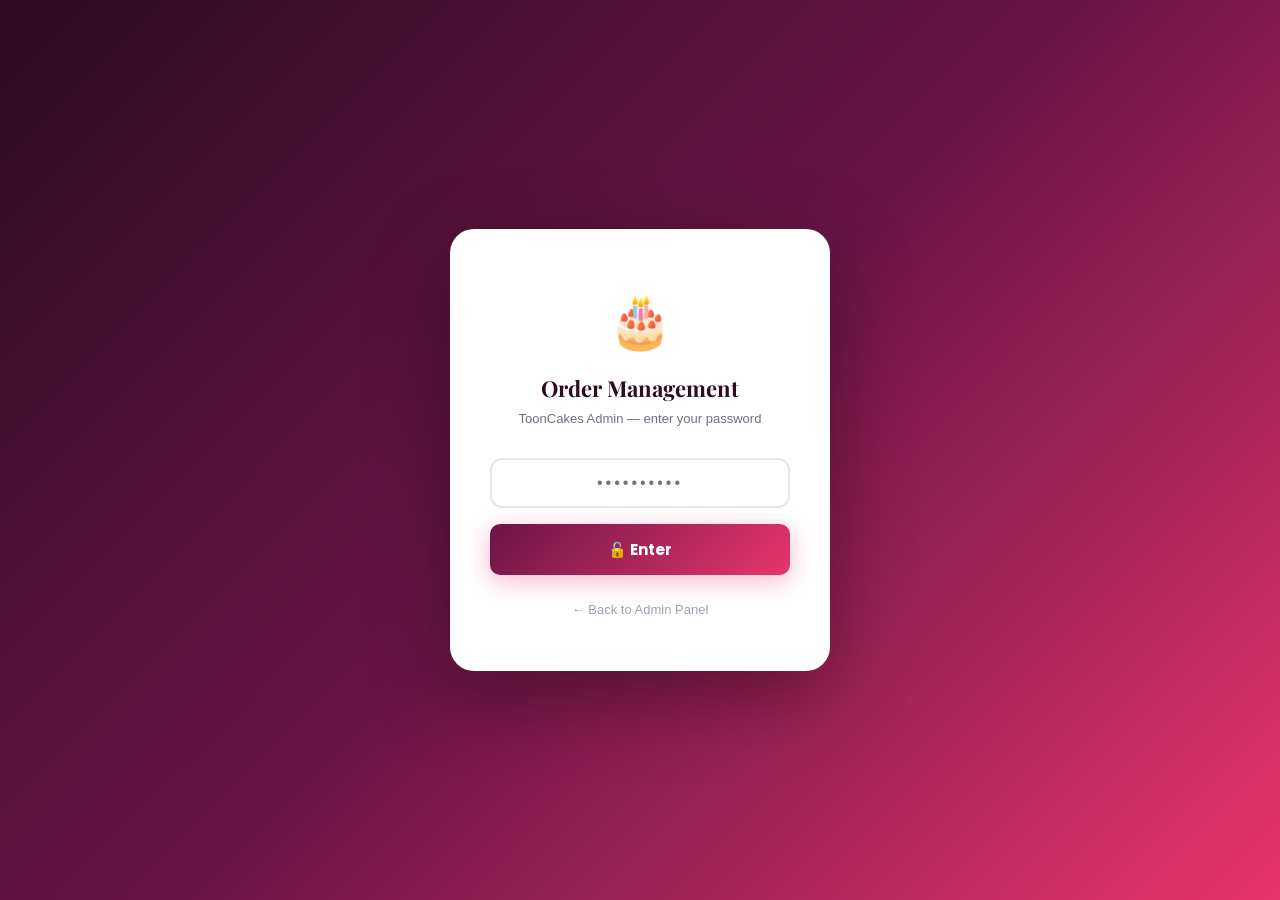
<file: order-management.html>
<!DOCTYPE html>
<html lang="en">
<head>
  <meta charset="UTF-8" />
  <meta name="viewport" content="width=device-width, initial-scale=1.0" />
  <title>ToonCakes — Order Management</title>
  <meta name="robots" content="noindex, nofollow" />
  <link rel="stylesheet" href="style.css" />
  <link rel="stylesheet" href="https://cdnjs.cloudflare.com/ajax/libs/font-awesome/6.5.0/css/all.min.css" />

  <style>
    /* ── Base ── */
    body { background: #F0EBF4; font-family: 'Nunito', sans-serif; margin: 0; }

    /* ── Login ── */
    .om-login {
      position: fixed; inset: 0;
      background: linear-gradient(135deg, #2D0B20, #6A1545, #E8356D);
      display: flex; align-items: center; justify-content: center;
      z-index: 9999; padding: 20px;
    }
    .om-login-box {
      background: white; border-radius: 24px; padding: 48px 40px;
      max-width: 380px; width: 100%; text-align: center;
      box-shadow: 0 24px 80px rgba(0,0,0,0.35);
    }
    .om-login-box input {
      width: 100%; padding: 14px 18px; border: 2px solid #E5E7EB;
      border-radius: 12px; font-size: 16px; text-align: center;
      letter-spacing: 3px; outline: none; box-sizing: border-box; margin-bottom: 16px;
    }
    .om-login-box input:focus { border-color: #E8356D; }

    /* ── Main layout ── */
    .om-wrap { display: none; min-height: 100vh; padding-bottom: 40px; }

    /* ── Header ── */
    .om-header {
      background: linear-gradient(135deg, #2D0B20, #6A1545);
      padding: 14px 24px; display: flex; align-items: center;
      justify-content: space-between; flex-wrap: wrap; gap: 12px;
      box-shadow: 0 4px 20px rgba(0,0,0,0.25);
    }
    .om-logo { color: white; font-size: 18px; font-weight: 800; }
    .om-logo span { color: rgba(255,255,255,0.6); font-size: 13px; font-weight: 500; margin-left: 8px; }
    .om-header-btn {
      background: rgba(255,255,255,0.15); color: white; border: 1.5px solid rgba(255,255,255,0.3);
      border-radius: 8px; padding: 8px 16px; font-size: 13px; font-weight: 600;
      cursor: pointer; transition: background .15s;
    }
    .om-header-btn:hover { background: rgba(255,255,255,0.25); }
    .om-header-btn.primary { background: linear-gradient(135deg,#1E40AF,#3B82F6); border-color: transparent; }

    /* ── Body ── */
    .om-body { max-width: 1100px; margin: 0 auto; padding: 28px 20px 0; }

    /* ── Stats row ── */
    .om-stats {
      display: grid;
      grid-template-columns: repeat(auto-fill, minmax(150px, 1fr));
      gap: 14px; margin-bottom: 24px;
    }
    .om-stat {
      background: white; border-radius: 14px; padding: 16px 18px;
      box-shadow: 0 2px 10px rgba(0,0,0,0.06);
      border-top: 4px solid var(--plum, #6A1545); text-align: center;
    }
    .om-stat-num { font-size: 28px; font-weight: 800; font-family: 'Playfair Display', serif; color: #6A1545; }
    .om-stat-lbl { font-size: 11px; font-weight: 700; color: #9CA3AF; text-transform: uppercase; letter-spacing: .5px; margin-top: 4px; }

    /* ── Sub-tabs ── */
    .om-tabs {
      display: flex; gap: 6px; background: white; padding: 8px;
      border-radius: 14px; margin-bottom: 20px;
      box-shadow: 0 2px 10px rgba(0,0,0,0.06);
    }
    .om-tab-btn {
      flex: 1; padding: 12px; border: none; border-radius: 10px;
      font-size: 14px; font-weight: 700; cursor: pointer;
      background: transparent; color: #6B7280; transition: all .2s;
    }
    .om-tab-btn.active {
      background: linear-gradient(135deg, #6A1545, #E8356D);
      color: white; box-shadow: 0 4px 14px rgba(232,53,109,0.35);
    }

    /* ── Panel ── */
    .om-panel { display: none; }
    .om-panel.active { display: block; }

    /* ── Filter bar ── */
    .om-filter-bar {
      display: flex; align-items: center; justify-content: space-between;
      flex-wrap: wrap; gap: 12px; margin-bottom: 16px;
    }
    .om-filter-bar h2 {
      font-family: 'Playfair Display', serif; font-size: 20px;
      color: #2D0B20; margin: 0;
    }
    .om-filter-bar p { font-size: 13px; color: #6B7280; margin: 2px 0 0; }

    /* ── Status legend ── */
    .status-legend {
      display: flex; gap: 8px; flex-wrap: wrap; margin-bottom: 18px;
    }

    /* ── Order card ── */
    .order-card {
      background: white; border-radius: 16px; overflow: hidden;
      box-shadow: 0 3px 16px rgba(0,0,0,0.07); margin-bottom: 16px;
    }
    .order-card-body {
      padding: 18px 20px;
      display: flex; justify-content: space-between;
      align-items: flex-start; gap: 16px; flex-wrap: wrap;
    }
    .order-card-left { flex: 1; min-width: 220px; }
    .order-card-right { text-align: right; flex-shrink: 0; }
    .order-card-actions {
      padding: 12px 20px 16px; background: #FAFAFA;
      border-top: 1px solid #F0F0F0;
      display: flex; align-items: center; gap: 10px; flex-wrap: wrap;
    }

    /* ── Enrol request card ── */
    .req-card {
      background: white; border-radius: 14px; padding: 14px 18px;
      box-shadow: 0 2px 10px rgba(0,0,0,0.06);
      display: flex; align-items: center; gap: 14px;
      flex-wrap: wrap; margin-bottom: 12px;
    }

    /* ── Empty state ── */
    .om-empty {
      background: white; border-radius: 16px; padding: 48px;
      text-align: center; color: #9CA3AF;
    }
    .om-empty div { font-size: 48px; margin-bottom: 16px; }

    /* ── Btn helpers ── */
    .btn { display:inline-flex;align-items:center;gap:6px;padding:10px 18px;border-radius:10px;font-size:14px;font-weight:700;cursor:pointer;border:none;transition:all .15s; }
    .btn-primary { background:linear-gradient(135deg,#6A1545,#E8356D);color:white; }
    .btn-secondary { background:#F3F4F6;color:#374151; }
    .form-control { border:2px solid #E5E7EB;border-radius:10px;padding:9px 14px;font-size:14px;font-family:inherit;outline:none;width:100%;box-sizing:border-box; }
    .form-control:focus { border-color:#E8356D; }

    /* ── Section divider ── */
    .section-divider {
      border: none; border-top: 2px solid #E5E7EB; margin: 32px 0 24px;
    }
  </style>
</head>
<body>

<!-- ══════════════════════════════════════════════════════
     LOGIN SCREEN
══════════════════════════════════════════════════════ -->
<div class="om-login" id="omLogin">
  <div class="om-login-box">
    <div style="font-size:52px;margin-bottom:8px;">🎂</div>
    <h2 style="font-family:'Playfair Display',serif;font-size:22px;color:#2D0B20;margin-bottom:6px;">Order Management</h2>
    <p style="font-size:13px;color:#6B7280;margin-bottom:28px;">ToonCakes Admin — enter your password</p>
    <input type="password" id="omPwInput" placeholder="••••••••••" onkeydown="if(event.key==='Enter')omLogin()" />
    <button class="btn btn-primary" style="width:100%;justify-content:center;font-size:15px;padding:14px;" onclick="omLogin()">
      🔓 Enter
    </button>
    <div id="omLoginErr" style="display:none;margin-top:12px;color:#DC2626;font-size:13px;font-weight:600;">
      ❌ Wrong password. Please try again.
    </div>
    <div style="margin-top:20px;">
      <a href="admin.html" style="font-size:13px;color:#9CA3AF;text-decoration:none;">← Back to Admin Panel</a>
    </div>
  </div>
</div>

<!-- ══════════════════════════════════════════════════════
     MAIN WRAP
══════════════════════════════════════════════════════ -->
<div class="om-wrap" id="omWrap">

  <!-- ── Header ── -->
  <div class="om-header">
    <div class="om-logo">🎂 ToonCakes <span>Order Management</span></div>
    <div style="display:flex;gap:10px;flex-wrap:wrap;">
      <button class="om-header-btn primary" onclick="window.location.href='admin.html'">← Admin Panel</button>
      <button class="om-header-btn" onclick="omLogout()">🔒 Logout</button>
    </div>
  </div>

  <div class="om-body">

    <!-- ── Stats ── -->
    <div class="om-stats">
      <div class="om-stat" style="border-top-color:#E8356D;">
        <div class="om-stat-num" id="omStatNew" style="color:#E8356D;">0</div>
        <div class="om-stat-lbl">📬 New Orders</div>
      </div>
      <div class="om-stat" style="border-top-color:#6A1545;">
        <div class="om-stat-num" id="omStatTotal">0</div>
        <div class="om-stat-lbl">📦 Total Orders</div>
      </div>
      <div class="om-stat" style="border-top-color:#D97706;">
        <div class="om-stat-num" id="omStatRevCake" style="color:#D97706;font-size:20px;">₹0</div>
        <div class="om-stat-lbl">🎂 Cake Revenue</div>
      </div>
      <div class="om-stat" style="border-top-color:#7C3AED;">
        <div class="om-stat-num" id="omStatRevCourse" style="color:#7C3AED;font-size:20px;">₹0</div>
        <div class="om-stat-lbl">🎓 Course Revenue</div>
      </div>
      <div class="om-stat" style="border-top-color:#16A34A;">
        <div class="om-stat-num" id="omStatRevTotal" style="color:#16A34A;font-size:20px;">₹0</div>
        <div class="om-stat-lbl">💰 Total Revenue</div>
      </div>
    </div>

    <!-- ── Sub-tabs ── -->
    <div class="om-tabs">
      <button class="om-tab-btn active" id="omTab-cakes" onclick="omOpenTab('cakes', this)">
        🎂 Cakes &amp; Desserts
      </button>
      <button class="om-tab-btn" id="omTab-courses" onclick="omOpenTab('courses', this)">
        🎓 Classes &amp; Recipes
      </button>
    </div>

    <!-- ══════════════════════════════════════════
         TAB 1 — CAKES & DESSERTS
    ══════════════════════════════════════════ -->
    <div class="om-panel active" id="omPanel-cakes">

      <div class="om-filter-bar">
        <div>
          <h2>🎂 Cake &amp; Dessert Orders</h2>
          <p>Manage all cake and dessert orders. Update status to automatically send WhatsApp notifications.</p>
        </div>
        <div style="display:flex;gap:10px;flex-wrap:wrap;align-items:center;">
          <select id="cakeFilterStatus" class="form-control" style="width:auto;font-size:13px;" onchange="renderCakeOrders()">
            <option value="all">All Orders</option>
            <option value="Order Placed">Order Placed</option>
            <option value="Confirmed">Confirmed</option>
            <option value="Being Prepared">Being Prepared</option>
            <option value="Ready for Pickup">Ready for Pickup</option>
            <option value="Out for Delivery">Out for Delivery</option>
            <option value="Delivered">Delivered</option>
          </select>
          <button onclick="renderCakeOrders()" class="btn btn-secondary" style="padding:9px 16px;font-size:13px;">🔄 Refresh</button>
        </div>
      </div>

      <!-- Status legend -->
      <div class="status-legend">
        <span style="background:#FEF9C3;color:#854D0E;font-size:11px;font-weight:700;padding:4px 12px;border-radius:50px;">📬 Order Placed</span>
        <span style="background:#DBEAFE;color:#1D4ED8;font-size:11px;font-weight:700;padding:4px 12px;border-radius:50px;">✅ Confirmed</span>
        <span style="background:#EDE9FE;color:#5B21B6;font-size:11px;font-weight:700;padding:4px 12px;border-radius:50px;">👩‍🍳 Being Prepared</span>
        <span style="background:#FEE2E2;color:#DC2626;font-size:11px;font-weight:700;padding:4px 12px;border-radius:50px;">🛍️ Ready for Pickup</span>
        <span style="background:#FEF3C7;color:#D97706;font-size:11px;font-weight:700;padding:4px 12px;border-radius:50px;">🚚 Out for Delivery</span>
        <span style="background:#DCFCE7;color:#166534;font-size:11px;font-weight:700;padding:4px 12px;border-radius:50px;">🎉 Delivered</span>
      </div>

      <div id="cakeOrdersGrid"></div>
      <div id="cakeOrdersEmpty" class="om-empty" style="display:none;">
        <div>🎂</div>
        <p style="font-size:15px;">No cake or dessert orders yet.<br>Orders placed via the payment page will appear here.</p>
      </div>

    </div><!-- /omPanel-cakes -->

    <!-- ══════════════════════════════════════════
         TAB 2 — CLASSES & RECIPES
    ══════════════════════════════════════════ -->
    <div class="om-panel" id="omPanel-courses">

      <!-- ── Paid course orders ── -->
      <div class="om-filter-bar">
        <div>
          <h2>🎓 Class &amp; Recipe Orders</h2>
          <p>Manage paid class and recipe purchases. Send access details via WhatsApp after payment confirmation.</p>
        </div>
        <div style="display:flex;gap:10px;flex-wrap:wrap;align-items:center;">
          <select id="courseFilterStatus" class="form-control" style="width:auto;font-size:13px;" onchange="renderCourseOrders()">
            <option value="all">All Orders</option>
            <option value="Order Placed">Order Placed</option>
            <option value="Confirmed">Confirmed</option>
            <option value="Being Prepared">Access Being Prepared</option>
            <option value="Ready for Pickup">Access Ready</option>
            <option value="Delivered">Access Sent</option>
          </select>
          <button onclick="renderCourseOrders()" class="btn btn-secondary" style="padding:9px 16px;font-size:13px;">🔄 Refresh</button>
        </div>
      </div>

      <!-- Status legend -->
      <div class="status-legend">
        <span style="background:#FEF9C3;color:#854D0E;font-size:11px;font-weight:700;padding:4px 12px;border-radius:50px;">📬 Order Placed</span>
        <span style="background:#DBEAFE;color:#1D4ED8;font-size:11px;font-weight:700;padding:4px 12px;border-radius:50px;">✅ Confirmed</span>
        <span style="background:#EDE9FE;color:#5B21B6;font-size:11px;font-weight:700;padding:4px 12px;border-radius:50px;">📦 Access Being Prepared</span>
        <span style="background:#DCFCE7;color:#166534;font-size:11px;font-weight:700;padding:4px 12px;border-radius:50px;">🎉 Access Sent</span>
      </div>

      <div id="courseOrdersGrid"></div>
      <div id="courseOrdersEmpty" class="om-empty" style="display:none;">
        <div>🎓</div>
        <p style="font-size:15px;">No paid class or recipe orders yet.</p>
      </div>

      <!-- ── Free enrolment requests ── -->
      <hr class="section-divider" />
      <div style="margin-bottom:20px;">
        <h2 style="font-family:'Playfair Display',serif;font-size:20px;color:#2D0B20;margin:0 0 4px;">📄 Free Enrolment Requests</h2>
        <p style="font-size:13px;color:#6B7280;margin:0 0 16px;">Students who enrolled in free classes or requested free recipes.</p>
        <div style="display:flex;gap:10px;flex-wrap:wrap;margin-bottom:16px;">
          <button onclick="filterRequests('all')" id="reqFilter-all" class="btn btn-primary" style="font-size:12px;padding:7px 16px;">All</button>
          <button onclick="filterRequests('recipe')" id="reqFilter-recipe" class="btn btn-secondary" style="font-size:12px;padding:7px 16px;">📄 Recipes</button>
          <button onclick="filterRequests('class')" id="reqFilter-class" class="btn btn-secondary" style="font-size:12px;padding:7px 16px;">🎓 Classes</button>
        </div>
        <div id="reqGrid"></div>
        <div id="reqEmpty" class="om-empty" style="display:none;padding:28px;">
          <div style="font-size:36px;">📋</div>
          <p style="font-size:14px;margin:0;">No free enrolment requests yet.</p>
        </div>
      </div>

    </div><!-- /omPanel-courses -->

  </div><!-- /om-body -->
</div><!-- /om-wrap -->


<script>
// ================================================================
// CONFIG — read from localStorage (same keys as admin.html)
// ================================================================
var OM_CFG = {
  password:  localStorage.getItem('tc_admin_password') || 'ToonAdmin2025',
  whatsapp:  localStorage.getItem('tc_admin_whatsapp') || '918610636589',
};

// ================================================================
// AUTH
// ================================================================
function omLogin() {
  var val = document.getElementById('omPwInput').value;
  if (val === OM_CFG.password) {
    sessionStorage.setItem('om_auth', '1');
    document.getElementById('omLogin').style.display = 'none';
    document.getElementById('omWrap').style.display  = 'block';
    omRenderAll();
  } else {
    document.getElementById('omLoginErr').style.display = 'block';
    document.getElementById('omPwInput').value = '';
  }
}

function omLogout() {
  sessionStorage.removeItem('om_auth');
  document.getElementById('omWrap').style.display  = 'none';
  document.getElementById('omLogin').style.display = 'flex';
  document.getElementById('omPwInput').value = '';
  document.getElementById('omLoginErr').style.display = 'none';
}

// Auto-login if session already active
(function() {
  if (sessionStorage.getItem('om_auth') === '1') {
    document.getElementById('omLogin').style.display = 'none';
    document.getElementById('omWrap').style.display  = 'block';
    omRenderAll();
  }
})();

// ================================================================
// DATA HELPERS
// ================================================================
function getOrders() {
  return JSON.parse(localStorage.getItem('tc_orders') || '[]');
}
function saveOrders(orders) {
  localStorage.setItem('tc_orders', JSON.stringify(orders));
}

function isCakeOrder(o) {
  return !o.type || o.type === 'order' || o.type === 'cake' || o.type === 'dessert';
}
function isCourseOrder(o) {
  return o.type === 'class' || o.type === 'recipe';
}

function waLink(phone, msg) {
  var p   = (phone || '').replace(/\D/g, '');
  var num = p.length === 10 ? '91' + p : p;
  return 'https://wa.me/' + num + '?text=' + encodeURIComponent(msg);
}

function escH(s) {
  return String(s || '')
    .replace(/&/g,'&amp;').replace(/</g,'&lt;').replace(/>/g,'&gt;')
    .replace(/"/g,'&quot;');
}

function fmtDate(iso) {
  if (!iso) return '—';
  return new Date(iso).toLocaleString('en-IN', {
    day:'2-digit', month:'short', year:'numeric', hour:'2-digit', minute:'2-digit'
  });
}

// ================================================================
// STATUS CONFIG
// ================================================================
var ORDER_STATUS_FLOW = [
  'Order Placed','Confirmed','Being Prepared',
  'Ready for Pickup','Out for Delivery','Delivered'
];

var ORDER_STATUS_STYLE = {
  'Order Placed':    { bg:'#FEF9C3', color:'#854D0E', icon:'📬' },
  'Confirmed':       { bg:'#DBEAFE', color:'#1D4ED8', icon:'✅' },
  'Being Prepared':  { bg:'#EDE9FE', color:'#5B21B6', icon:'👩‍🍳' },
  'Ready for Pickup':{ bg:'#FEE2E2', color:'#DC2626', icon:'🛍️' },
  'Out for Delivery':{ bg:'#FEF3C7', color:'#D97706', icon:'🚚' },
  'Delivered':       { bg:'#DCFCE7', color:'#166534', icon:'🎉' },
};

// WhatsApp message templates
function orderWaMsg(status, orderId, firstName) {
  var map = {
    'Order Placed':
      '📬 *ToonCakes — Order Received!*\n\nHi ' + firstName + '! We\'ve received your order 🎉\n\n🔖 *Order ID: ' + orderId + '*\n\nWe\'ll confirm it shortly. Stay tuned! 🎂\n\n— ToonCakes Trichy',
    'Confirmed':
      '✅ *ToonCakes — Order Confirmed!*\n\nHi ' + firstName + '! Great news — your order is confirmed 🎂\n\n🔖 *Order ID: ' + orderId + '*\n\nOur bakers will start preparing your cake soon!\n\n— ToonCakes Trichy',
    'Being Prepared':
      '👩‍🍳 *ToonCakes — Baking in Progress!*\n\nHi ' + firstName + '! Your cake is being freshly baked with love right now! 🎂✨\n\n🔖 *Order ID: ' + orderId + '*\n\nWe\'ll notify you when it\'s ready!\n\n— ToonCakes Trichy',
    'Ready for Pickup':
      '🛍️ *ToonCakes — Ready for Pickup!*\n\nHi ' + firstName + '! Your cake is ready and waiting for you! 🎂🎉\n\n🔖 *Order ID: ' + orderId + '*\n\nPlease pick it up at the earliest.\n\n— ToonCakes Trichy',
    'Out for Delivery':
      '🚚 *ToonCakes — Out for Delivery!*\n\nHi ' + firstName + '! Your cake is on the way! 🎂🚀\n\n🔖 *Order ID: ' + orderId + '*\n\nExpected delivery: 30–60 minutes. Keep your phone handy! 📱\n\n— ToonCakes Trichy',
    'Delivered':
      '🎉 *ToonCakes — Delivered!*\n\nHi ' + firstName + '! We hope you love your ToonCakes treat! 🎂❤️\n\n🔖 *Order ID: ' + orderId + '*\n\n⭐ We\'d love to hear from you! Leave us a quick review:\n👉 https://tooncakes.netlify.app/review.html\n\nThank you for choosing ToonCakes Trichy! 🙏',
  };
  return map[status] || map['Order Placed'];
}

function courseWaMsg(status, orderId, firstName, courseName) {
  var map = {
    'Order Placed':
      '📬 *ToonCakes — Order Received!*\n\nHi ' + firstName + '! 🎉 We\'ve received your payment for *' + courseName + '*.\n\n🔖 *Order ID: ' + orderId + '*\n\nWe\'ll verify payment and send access details shortly!\n\n— ToonCakes Trichy',
    'Confirmed':
      '✅ *ToonCakes — Payment Confirmed!*\n\nHi ' + firstName + '! Your payment for *' + courseName + '* is confirmed! 🎂\n\n🔖 *Order ID: ' + orderId + '*\n\nWe are preparing your course access. You\'ll receive it very soon!\n\n— ToonCakes Trichy',
    'Being Prepared':
      '📦 *ToonCakes — Access Being Prepared!*\n\nHi ' + firstName + '! We\'re preparing your access for *' + courseName + '* ✨\n\n🔖 *Order ID: ' + orderId + '*\n\nYou\'ll receive the link shortly. Stay tuned! 🎓\n\n— ToonCakes Trichy',
    'Ready for Pickup':
      '🎓 *ToonCakes — Access Ready!*\n\nHi ' + firstName + '! Your access to *' + courseName + '* is ready! 🎉\n\n🔖 *Order ID: ' + orderId + '*\n\nLogin at: https://tooncakes.netlify.app/classes.html\n\n— ToonCakes Trichy',
    'Out for Delivery':
      '🚀 *ToonCakes — Access Sent!*\n\nHi ' + firstName + '! We\'ve sent your access for *' + courseName + '*!\n\n🔖 *Order ID: ' + orderId + '*\n\nCheck your dashboard: https://tooncakes.netlify.app/user-dashboard.html\n\n— ToonCakes Trichy',
    'Delivered':
      '🎉 *ToonCakes — All Set!*\n\nHi ' + firstName + '! You\'re all set for *' + courseName + '*! 🎂❤️\n\n🔖 *Order ID: ' + orderId + '*\n\nEnjoying the course? Leave us a review! ⭐\n\nThank you for choosing ToonCakes Trichy! 🙏',
  };
  return map[status] || map['Order Placed'];
}

// ================================================================
// TAB SWITCHING
// ================================================================
function omOpenTab(name, btn) {
  document.querySelectorAll('.om-tab-btn').forEach(function(b){ b.classList.remove('active'); });
  document.querySelectorAll('.om-panel').forEach(function(p){ p.classList.remove('active'); });
  btn.classList.add('active');
  document.getElementById('omPanel-' + name).classList.add('active');
}

// ================================================================
// STATS
// ================================================================
function omUpdateStats() {
  var all        = getOrders();
  var cakeOrders = all.filter(isCakeOrder);
  var courseOrds = all.filter(isCourseOrder);
  var newOrds    = all.filter(function(o){ return o.status === 'Order Placed'; });

  var revCake   = cakeOrders.reduce(function(s,o){ return s + (o.amount||0); }, 0);
  var revCourse = courseOrds.reduce(function(s,o){ return s + (o.amount||0); }, 0);

  document.getElementById('omStatNew').textContent      = newOrds.length;
  document.getElementById('omStatTotal').textContent    = all.length;
  document.getElementById('omStatRevCake').textContent  = '₹' + revCake.toLocaleString('en-IN');
  document.getElementById('omStatRevCourse').textContent= '₹' + revCourse.toLocaleString('en-IN');
  document.getElementById('omStatRevTotal').textContent = '₹' + (revCake + revCourse).toLocaleString('en-IN');
}

// ================================================================
// BUILD ORDER CARD (shared)
// ================================================================
function buildOrderCard(order, isCourse) {
  var st   = ORDER_STATUS_STYLE[order.status] || { bg:'#F3F4F6', color:'#374151', icon:'📦' };
  var dt   = fmtDate(order.orderDate);
  var sid  = escH(order.id);

  var payLabels = { razorpay:'💳 Card/Netbanking', upi:'📱 UPI', cod:'💵 Cash on Delivery' };
  var pLabel    = payLabels[order.payMethod] || ('💳 ' + (order.payMethod || 'Online'));

  var statusFlow = isCourse
    ? ['Order Placed','Confirmed','Being Prepared','Ready for Pickup','Out for Delivery','Delivered']
    : ORDER_STATUS_FLOW;

  var statusOpts = statusFlow.map(function(s){
    return '<option value="' + s + '"' + (s === order.status ? ' selected' : '') + '>' + s + '</option>';
  }).join('');

  var itemsStr = Array.isArray(order.items)
    ? order.items.map(function(i){ return (i.name || i) + (i.qty ? ' ×' + i.qty : ''); }).join(', ')
    : (order.items || order.cake || order.note || 'ToonCakes Order');

  // Type badge
  var typeBadge = '';
  if (order.type === 'class')  typeBadge = '<span style="background:#EDE9FE;color:#5B21B6;font-size:11px;font-weight:700;padding:2px 10px;border-radius:50px;">🎓 Class</span> ';
  if (order.type === 'recipe') typeBadge = '<span style="background:#FCE7F3;color:#9D174D;font-size:11px;font-weight:700;padding:2px 10px;border-radius:50px;">📹 Recipe</span> ';

  // Status history
  var histHTML = '';
  if (order.statusHistory && order.statusHistory.length > 1) {
    histHTML = '<div style="margin-top:10px;padding-top:10px;border-top:1px solid #F0F0F0;">' +
      '<div style="font-size:11px;color:#9CA3AF;font-weight:700;text-transform:uppercase;letter-spacing:0.5px;margin-bottom:5px;">Status History</div>' +
      order.statusHistory.map(function(h) {
        var hs  = ORDER_STATUS_STYLE[h.status] || { icon:'·', color:'#6B7280' };
        var hdt = new Date(h.time).toLocaleString('en-IN', { day:'2-digit', month:'short', hour:'2-digit', minute:'2-digit' });
        return '<div style="font-size:11px;color:' + hs.color + ';margin-bottom:3px;">' + hs.icon + ' <strong>' + h.status + '</strong> · ' + hdt + '</div>';
      }).join('') +
    '</div>';
  }

  var updateFn = isCourse ? 'updateCourseStatus' : 'updateCakeStatus';
  var sendFn   = isCourse ? 'sendCourseWA'       : 'sendCakeWA';

  return (
    '<div class="order-card" style="border-left:5px solid ' + st.color + ';" id="omc-' + sid + '">' +
      '<div class="order-card-body">' +
        '<div class="order-card-left">' +
          '<div style="display:flex;align-items:center;gap:8px;margin-bottom:10px;flex-wrap:wrap;">' +
            '<span style="font-family:monospace;font-weight:800;font-size:13px;color:#E8356D;background:#FFF0F6;padding:3px 10px;border-radius:6px;">' + sid + '</span>' +
            typeBadge +
            '<span style="background:' + st.bg + ';color:' + st.color + ';font-size:11px;font-weight:700;padding:3px 12px;border-radius:50px;">' + st.icon + ' ' + escH(order.status) + '</span>' +
          '</div>' +
          '<div style="font-weight:700;font-size:16px;margin-bottom:3px;">' + escH(order.name || 'Customer') + '</div>' +
          '<div style="font-size:13px;color:#6B7280;margin-bottom:8px;">' +
            '📱 ' + escH(order.phone || '—') +
            (order.occasion ? ' · 🎉 ' + escH(order.occasion) : '') +
            (order.date     ? ' · 📅 ' + escH(order.date)     : '') +
          '</div>' +
          '<div style="font-size:13px;background:#F9FAFB;border-radius:8px;padding:8px 12px;">🛒 ' + escH(itemsStr) + '</div>' +
          histHTML +
        '</div>' +
        '<div class="order-card-right">' +
          '<div style="font-size:24px;font-weight:800;color:#6A1545;font-family:\'Playfair Display\',serif;">₹' + (order.amount || 0).toLocaleString('en-IN') + '</div>' +
          '<div style="font-size:12px;color:#9CA3AF;margin-top:2px;">' + pLabel + '</div>' +
          (order.payRef ? '<div style="font-size:11px;color:#9CA3AF;font-family:monospace;margin-top:2px;">' + escH(order.payRef) + '</div>' : '') +
          '<div style="font-size:11px;color:#9CA3AF;margin-top:4px;">🕐 ' + dt + '</div>' +
        '</div>' +
      '</div>' +
      '<div class="order-card-actions">' +
        '<select id="osel-' + sid + '" class="form-control" style="flex:1;min-width:180px;max-width:260px;font-size:13px;">' +
          statusOpts +
        '</select>' +
        '<button onclick="' + updateFn + '(\'' + sid + '\')" class="btn btn-primary" style="padding:9px 18px;font-size:13px;white-space:nowrap;">' +
          '📲 Update &amp; Notify' +
        '</button>' +
        '<button onclick="' + sendFn + '(\'' + sid + '\')" class="btn" style="background:#25D366;color:white;padding:9px 14px;font-size:13px;white-space:nowrap;">' +
          '💬 WhatsApp' +
        '</button>' +
        '<button onclick="deleteOrder(\'' + sid + '\')" class="btn" style="background:#FEE2E2;color:#DC2626;padding:9px 14px;font-size:13px;" title="Delete order">' +
          '🗑️' +
        '</button>' +
      '</div>' +
    '</div>'
  );
}

// ================================================================
// RENDER — CAKE ORDERS
// ================================================================
function renderCakeOrders() {
  var filter  = document.getElementById('cakeFilterStatus').value;
  var all     = getOrders().filter(isCakeOrder);
  var orders  = (filter === 'all' ? all : all.filter(function(o){ return o.status === filter; }))
                .sort(function(a,b){ return new Date(b.orderDate) - new Date(a.orderDate); });

  var grid  = document.getElementById('cakeOrdersGrid');
  var empty = document.getElementById('cakeOrdersEmpty');
  if (!orders.length) {
    grid.innerHTML = '';
    empty.style.display = 'block';
  } else {
    empty.style.display = 'none';
    grid.innerHTML = orders.map(function(o){ return buildOrderCard(o, false); }).join('');
  }
}

function updateCakeStatus(orderId) {
  var sel = document.getElementById('osel-' + orderId);
  if (!sel) return;
  var newStatus = sel.value;
  var orders = getOrders();
  var order  = orders.find(function(o){ return o.id === orderId; });
  if (!order) return;
  if (newStatus === order.status) { alert('Order is already "' + order.status + '". Select a different status.'); return; }
  order.status = newStatus;
  order.statusHistory = order.statusHistory || [];
  order.statusHistory.push({ status: newStatus, time: new Date().toISOString() });
  saveOrders(orders);
  omUpdateStats();
  renderCakeOrders();
  if (order.phone) {
    var fn  = (order.name || 'there').split(' ')[0];
    var msg = orderWaMsg(newStatus, orderId, fn);
    window.open(waLink(order.phone, msg), '_blank');
  }
}

function sendCakeWA(orderId) {
  var order = getOrders().find(function(o){ return o.id === orderId; });
  if (!order) return;
  if (!order.phone) { alert('No phone number for this order.'); return; }
  var fn  = (order.name || 'there').split(' ')[0];
  var msg = orderWaMsg(order.status, orderId, fn);
  window.open(waLink(order.phone, msg), '_blank');
}

// ================================================================
// RENDER — COURSE ORDERS
// ================================================================
function renderCourseOrders() {
  var filter  = document.getElementById('courseFilterStatus').value;
  var all     = getOrders().filter(isCourseOrder);
  var orders  = (filter === 'all' ? all : all.filter(function(o){ return o.status === filter; }))
                .sort(function(a,b){ return new Date(b.orderDate) - new Date(a.orderDate); });

  var grid  = document.getElementById('courseOrdersGrid');
  var empty = document.getElementById('courseOrdersEmpty');
  if (!orders.length) {
    grid.innerHTML = '';
    empty.style.display = 'block';
  } else {
    empty.style.display = 'none';
    grid.innerHTML = orders.map(function(o){ return buildOrderCard(o, true); }).join('');
  }
}

function updateCourseStatus(orderId) {
  var sel = document.getElementById('osel-' + orderId);
  if (!sel) return;
  var newStatus = sel.value;
  var orders = getOrders();
  var order  = orders.find(function(o){ return o.id === orderId; });
  if (!order) return;
  if (newStatus === order.status) { alert('Order is already "' + order.status + '". Select a different status.'); return; }
  order.status = newStatus;
  order.statusHistory = order.statusHistory || [];
  order.statusHistory.push({ status: newStatus, time: new Date().toISOString() });
  saveOrders(orders);
  omUpdateStats();
  renderCourseOrders();
  if (order.phone) {
    var fn         = (order.name || 'there').split(' ')[0];
    var courseName = order.items || order.note || 'your course';
    var msg = courseWaMsg(newStatus, orderId, fn, courseName);
    window.open(waLink(order.phone, msg), '_blank');
  }
}

function sendCourseWA(orderId) {
  var order = getOrders().find(function(o){ return o.id === orderId; });
  if (!order) return;
  if (!order.phone) { alert('No phone number for this order.'); return; }
  var fn         = (order.name || 'there').split(' ')[0];
  var courseName = order.items || order.note || 'your course';
  var msg = courseWaMsg(order.status, orderId, fn, courseName);
  window.open(waLink(order.phone, msg), '_blank');
}

// ================================================================
// DELETE ORDER
// ================================================================
function deleteOrder(orderId) {
  if (!confirm('Delete this order record? This cannot be undone.')) return;
  saveOrders(getOrders().filter(function(o){ return o.id !== orderId; }));
  omUpdateStats();
  renderCakeOrders();
  renderCourseOrders();
}

// ================================================================
// FREE ENROLMENT REQUESTS
// ================================================================
var _reqList = [];
var _reqCurrentFilter = 'all';

function filterRequests(type) {
  _reqCurrentFilter = type;
  document.querySelectorAll('[id^="reqFilter-"]').forEach(function(b){
    b.className = 'btn btn-secondary';
    b.style.cssText = 'font-size:12px;padding:7px 16px;';
  });
  var active = document.getElementById('reqFilter-' + type);
  if (active) { active.className = 'btn btn-primary'; active.style.cssText = 'font-size:12px;padding:7px 16px;'; }
  renderRequests();
}

function renderRequests() {
  var recipes = JSON.parse(localStorage.getItem('tc_recipe_requests') || '[]');
  var classes = JSON.parse(localStorage.getItem('tc_registrations')   || '[]');
  var all = recipes.map(function(r){ return Object.assign({}, r, { _type:'recipe' }); })
    .concat(classes.map(function(c){ return Object.assign({}, c, { _type:'class' }); }))
    .sort(function(a,b){ return new Date(b.timestamp||b.date||0) - new Date(a.timestamp||a.date||0); });

  _reqList = all;

  var filtered = _reqCurrentFilter === 'all' ? all : all.filter(function(r){ return r._type === _reqCurrentFilter; });

  var grid  = document.getElementById('reqGrid');
  var empty = document.getElementById('reqEmpty');
  if (!filtered.length) { grid.innerHTML = ''; empty.style.display = 'block'; return; }
  empty.style.display = 'none';

  grid.innerHTML = filtered.map(function(item, i) {
    var isRec    = item._type === 'recipe';
    var isSent   = item.status === 'sent';
    var dt       = fmtDate(item.timestamp || item.date);
    var subject  = isRec
      ? ('📄 Recipe: ' + escH(item.recipe   || '—'))
      : ('🎓 Class: '  + escH(item.className || item.cls || item.class || '—'));
    var realIdx  = all.indexOf(item);

    return (
      '<div class="req-card" style="border-left:4px solid ' + (isRec ? '#E8356D' : '#6A1545') + ';">' +
        '<div style="font-size:26px;">' + (isRec ? '📄' : '🎓') + '</div>' +
        '<div style="flex:1;min-width:180px;">' +
          '<div style="font-weight:700;font-size:14px;">' + escH(item.name || 'Customer') + '</div>' +
          '<div style="font-size:12px;color:#6B7280;margin-top:2px;">📱 ' + escH(item.phone || '—') + ' · ' + subject + ' · 🕐 ' + dt + '</div>' +
          (item.experience ? '<div style="font-size:11px;color:#9CA3AF;margin-top:2px;">Level: ' + escH(item.experience) + '</div>' : '') +
          (item.note       ? '<div style="font-size:12px;color:#374151;margin-top:3px;font-style:italic;">"' + escH(item.note) + '"</div>' : '') +
        '</div>' +
        '<div style="display:flex;align-items:center;gap:8px;flex-wrap:wrap;">' +
          '<span style="background:' + (isSent ? '#DCFCE7' : '#FEF3C7') + ';color:' + (isSent ? '#166534' : '#92400E') + ';font-size:11px;font-weight:700;padding:3px 12px;border-radius:50px;">' +
            (isSent ? '✅ Sent' : '⏳ Pending') +
          '</span>' +
          (!isSent
            ? '<button onclick="markReqSent(' + realIdx + ')" class="btn" style="background:#22C55E;color:white;padding:6px 14px;font-size:12px;white-space:nowrap;">✅ Mark Sent</button>' +
              '<button onclick="sendReqWA(' + realIdx + ')"   class="btn" style="background:#25D366;color:white;padding:6px 14px;font-size:12px;white-space:nowrap;">💬 WhatsApp</button>'
            : '') +
        '</div>' +
      '</div>'
    );
  }).join('');
}

function markReqSent(idx) {
  var item = _reqList[idx]; if (!item) return;
  var key   = item._type === 'recipe' ? 'tc_recipe_requests' : 'tc_registrations';
  var items = JSON.parse(localStorage.getItem(key) || '[]');
  var target = items.find(function(i){
    return i.phone === item.phone && (i.recipe === item.recipe || i.class === item.class || i.className === item.className || i.cls === item.cls);
  });
  if (target) { target.status = 'sent'; localStorage.setItem(key, JSON.stringify(items)); renderRequests(); }
}

function sendReqWA(idx) {
  var item = _reqList[idx]; if (!item || !item.phone) { alert('No phone number.'); return; }
  var fn      = (item.name || 'there').split(' ')[0];
  var subject = item.recipe || item.className || item.cls || item.class || '';
  var msg;
  if (item._type === 'recipe') {
    msg = '📄 *Your ToonCakes Recipe!*\n\nHi ' + fn + '! 🎂\n\nHere\'s the *' + subject + '* recipe you requested. Enjoy baking! 🧁✨\n\nFor more recipes: https://tooncakes.netlify.app/recipes.html\n\n— ToonCakes Trichy';
  } else {
    msg = '🎓 *Class Registration — ToonCakes*\n\nHi ' + fn + '! 🎉 Welcome!\n\nYour registration for *' + subject + '* is confirmed.\nWe\'ll share class details (date, time & venue) very soon!\n\nQuestions? Just reply here 😊\n\n— ToonCakes Trichy';
  }
  window.open(waLink(item.phone, msg), '_blank');
}

// ================================================================
// RENDER ALL
// ================================================================
function omRenderAll() {
  omUpdateStats();
  renderCakeOrders();
  renderCourseOrders();
  renderRequests();
}
</script>
</body>
</html>
</file>
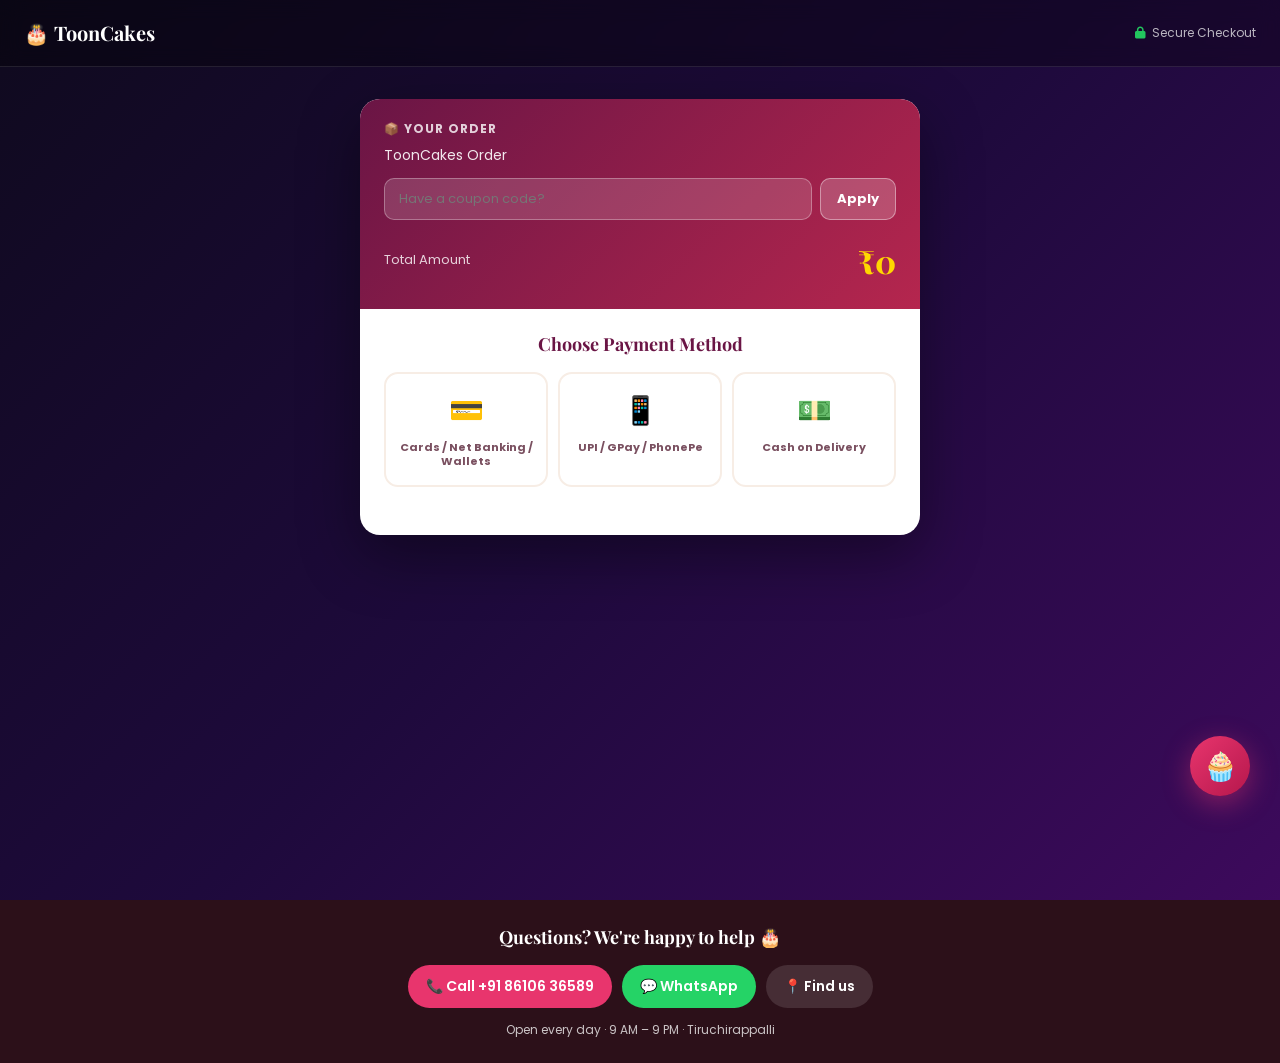
<file: payment.html>
<!DOCTYPE html>
<html lang="en">
<head>
  <meta charset="UTF-8" />
  <meta name="viewport" content="width=device-width, initial-scale=1.0" />
  <title>Payment | ToonCakes Trichy</title>
  <meta name="description" content="Secure payment for your ToonCakes order. Pay online via Razorpay, UPI, or Cash on Delivery." />
  <meta name="robots" content="noindex" />
  <link rel="stylesheet" href="style.css" />
  <link rel="stylesheet" href="https://cdnjs.cloudflare.com/ajax/libs/font-awesome/6.5.0/css/all.min.css" />

  <!-- ===== RAZORPAY SDK ===== -->
  <!-- IMPORTANT: Replace YOUR_RAZORPAY_KEY_ID below with your actual Razorpay Key ID -->
  <!-- Get it from: https://dashboard.razorpay.com/app/keys -->

  <style>
    /* ===== PAYMENT PAGE STYLES ===== */
    .pay-wrapper {
      min-height: 100vh;
      background: linear-gradient(135deg, #0F0A1E 0%, #1E0A3C 50%, #3D0A5C 100%);
      display: flex;
      flex-direction: column;
    }
    .pay-header {
      background: rgba(0,0,0,0.3);
      padding: 16px 24px;
      display: flex;
      align-items: center;
      justify-content: space-between;
      backdrop-filter: blur(10px);
      border-bottom: 1px solid rgba(255,255,255,0.1);
    }
    .pay-logo {
      font-family: 'Playfair Display', serif;
      font-size: 20px;
      color: white;
      font-weight: 700;
      text-decoration: none;
      display: flex;
      align-items: center;
      gap: 8px;
    }
    .pay-secure-badge {
      display: flex;
      align-items: center;
      gap: 6px;
      font-size: 12px;
      color: rgba(255,255,255,0.7);
    }
    .pay-secure-badge i { color: #22C55E; }

    .pay-body {
      flex: 1;
      display: flex;
      justify-content: center;
      align-items: flex-start;
      padding: 32px 16px 48px;
    }
    .pay-card {
      background: white;
      border-radius: 20px;
      width: 100%;
      max-width: 560px;
      overflow: hidden;
      box-shadow: 0 20px 60px rgba(0,0,0,0.4);
    }

    /* Order Summary top bar */
    .pay-order-bar {
      background: linear-gradient(135deg, var(--plum), var(--pink-dark));
      color: white;
      padding: 20px 24px;
    }
    .pay-order-bar .pay-order-title {
      font-size: 12px;
      font-weight: 700;
      text-transform: uppercase;
      letter-spacing: 1px;
      opacity: 0.8;
      margin-bottom: 6px;
    }
    .pay-order-items {
      font-size: 14px;
      opacity: 0.9;
      margin-bottom: 12px;
      line-height: 1.5;
    }
    .pay-amount-row {
      display: flex;
      align-items: center;
      justify-content: space-between;
    }
    .pay-amount-label { font-size: 13px; opacity: 0.8; }
    .pay-amount-value {
      font-family: 'Playfair Display', serif;
      font-size: 32px;
      font-weight: 800;
      color: #FFD700;
    }
    .pay-advance-note {
      font-size: 11px;
      opacity: 0.7;
      margin-top: 4px;
    }

    /* Method selector */
    .pay-methods {
      padding: 24px;
    }
    .pay-methods h3 {
      font-family: 'Playfair Display', serif;
      font-size: 18px;
      font-weight: 700;
      color: var(--plum);
      margin-bottom: 16px;
      text-align: center;
    }
    .method-grid {
      display: grid;
      grid-template-columns: 1fr 1fr 1fr;
      gap: 10px;
      margin-bottom: 24px;
    }
    .method-btn {
      display: flex;
      flex-direction: column;
      align-items: center;
      gap: 8px;
      padding: 16px 8px;
      border-radius: 14px;
      border: 2px solid var(--cream-dark);
      background: white;
      cursor: pointer;
      transition: all 0.2s;
      font-family: 'Poppins', sans-serif;
    }
    .method-btn .method-icon {
      font-size: 28px;
    }
    .method-btn .method-label {
      font-size: 11px;
      font-weight: 700;
      color: var(--text-muted);
      text-align: center;
      line-height: 1.3;
    }
    .method-btn:hover { border-color: var(--pink); background: #FFF0F5; }
    .method-btn.selected {
      border-color: var(--pink);
      background: #FFF0F5;
      box-shadow: 0 0 0 4px rgba(232,53,109,0.12);
    }
    .method-btn.selected .method-label { color: var(--pink-dark); }

    /* Payment panels */
    .pay-panel { display: none; }
    .pay-panel.active { display: block; }

    /* Razorpay panel */
    .razorpay-panel {
      padding: 0 24px 24px;
    }
    .rpay-info {
      background: linear-gradient(135deg, #F0FFF4, #E6FFF2);
      border: 1.5px solid #86EFAC;
      border-radius: 12px;
      padding: 16px;
      margin-bottom: 20px;
      display: flex;
      gap: 12px;
      align-items: flex-start;
    }
    .rpay-info .info-icon { font-size: 22px; flex-shrink: 0; }
    .rpay-info p { font-size: 13px; color: #166534; line-height: 1.5; margin: 0; }
    .rpay-logos {
      display: flex;
      align-items: center;
      gap: 10px;
      flex-wrap: wrap;
      margin-bottom: 16px;
      padding: 12px;
      background: var(--cream);
      border-radius: 10px;
    }
    .rpay-logos span { font-size: 12px; color: var(--text-muted); font-weight: 600; }
    .rpay-method-pill {
      background: white;
      border: 1px solid var(--cream-dark);
      border-radius: 6px;
      padding: 4px 10px;
      font-size: 11px;
      font-weight: 700;
      color: var(--text-muted);
      display: flex;
      align-items: center;
      gap: 4px;
    }

    /* UPI panel */
    .upi-panel {
      padding: 0 24px 24px;
    }
    .upi-qr-box {
      background: white;
      border: 2px dashed var(--cream-dark);
      border-radius: 16px;
      padding: 24px;
      text-align: center;
      margin-bottom: 20px;
    }
    .upi-qr-placeholder {
      width: 180px;
      height: 180px;
      background: linear-gradient(135deg, #F5F5F5, #E8E8E8);
      border-radius: 12px;
      margin: 0 auto 16px;
      display: flex;
      flex-direction: column;
      align-items: center;
      justify-content: center;
      gap: 8px;
      border: 2px solid #E0E0E0;
      position: relative;
      overflow: hidden;
    }
    /* QR code pattern simulation */
    .upi-qr-placeholder::before {
      content: '';
      position: absolute;
      inset: 8px;
      background-image:
        repeating-linear-gradient(0deg, #CCC 0px, #CCC 3px, transparent 3px, transparent 8px),
        repeating-linear-gradient(90deg, #CCC 0px, #CCC 3px, transparent 3px, transparent 8px);
      opacity: 0.4;
      border-radius: 4px;
    }
    .upi-qr-placeholder .qr-center {
      background: white;
      border-radius: 8px;
      padding: 6px 10px;
      z-index: 1;
      font-size: 11px;
      font-weight: 700;
      color: var(--plum);
    }
    .upi-id-box {
      background: linear-gradient(135deg, #F5F0FF, #FFF0F5);
      border: 1.5px solid rgba(106,21,69,0.2);
      border-radius: 12px;
      padding: 14px 16px;
      display: flex;
      align-items: center;
      justify-content: space-between;
      gap: 12px;
      margin-bottom: 8px;
    }
    .upi-id-text {
      font-size: 15px;
      font-weight: 700;
      color: var(--plum);
      font-family: 'Courier New', monospace;
    }
    .copy-upi-btn {
      background: var(--plum);
      color: white;
      border: none;
      border-radius: 8px;
      padding: 7px 14px;
      font-size: 12px;
      font-weight: 600;
      cursor: pointer;
      font-family: 'Poppins', sans-serif;
      transition: all 0.2s;
      display: flex;
      align-items: center;
      gap: 5px;
    }
    .copy-upi-btn:hover { background: var(--pink-dark); }
    .upi-apps-row {
      display: flex;
      gap: 10px;
      flex-wrap: wrap;
      margin-bottom: 20px;
    }
    .upi-app-chip {
      background: white;
      border: 1.5px solid var(--cream-dark);
      border-radius: 50px;
      padding: 7px 14px;
      font-size: 13px;
      font-weight: 600;
      color: var(--text-muted);
      display: flex;
      align-items: center;
      gap: 6px;
    }
    .upi-confirm-form { }
    .upi-note {
      background: #FFF9EC;
      border: 1.5px solid #FCD34D;
      border-radius: 10px;
      padding: 12px 14px;
      font-size: 12px;
      color: #92400E;
      margin-bottom: 16px;
      line-height: 1.5;
    }

    /* COD panel */
    .cod-panel {
      padding: 0 24px 24px;
    }
    .cod-info-box {
      background: linear-gradient(135deg, #FFF9EC, #FFFBF0);
      border: 2px solid #FCD34D;
      border-radius: 16px;
      padding: 24px;
      text-align: center;
      margin-bottom: 20px;
    }
    .cod-info-box .cod-icon { font-size: 48px; margin-bottom: 12px; }
    .cod-info-box h4 {
      font-family: 'Playfair Display', serif;
      font-size: 18px;
      font-weight: 700;
      color: var(--plum);
      margin-bottom: 8px;
    }
    .cod-info-box p { font-size: 13px; color: var(--text-muted); line-height: 1.6; margin: 0; }
    .cod-steps {
      display: flex;
      flex-direction: column;
      gap: 10px;
      margin-bottom: 20px;
    }
    .cod-step {
      display: flex;
      align-items: flex-start;
      gap: 12px;
      background: white;
      border: 1.5px solid var(--cream-dark);
      border-radius: 10px;
      padding: 12px 14px;
    }
    .cod-step .step-num {
      width: 24px; height: 24px;
      background: linear-gradient(135deg, var(--pink), var(--pink-dark));
      color: white;
      border-radius: 50%;
      font-size: 12px;
      font-weight: 700;
      display: flex; align-items: center; justify-content: center;
      flex-shrink: 0;
    }
    .cod-step p { font-size: 13px; color: var(--text); margin: 0; line-height: 1.4; }

    /* Success screen */
    #paySuccess {
      display: none;
      padding: 40px 24px;
      text-align: center;
    }
    .success-circle {
      width: 80px; height: 80px;
      background: linear-gradient(135deg, #22C55E, #16A34A);
      border-radius: 50%;
      margin: 0 auto 20px;
      display: flex;
      align-items: center;
      justify-content: center;
      font-size: 36px;
      box-shadow: 0 8px 24px rgba(34,197,94,0.4);
      animation: bounceIn 0.5s ease;
    }
    @keyframes bounceIn {
      0% { transform: scale(0); }
      60% { transform: scale(1.2); }
      100% { transform: scale(1); }
    }
    #paySuccess h2 {
      font-family: 'Playfair Display', serif;
      font-size: 26px;
      font-weight: 800;
      color: var(--plum);
      margin-bottom: 10px;
    }
    #paySuccess p { font-size: 14px; color: var(--text-muted); margin-bottom: 24px; }
    .success-ref-box {
      background: var(--cream);
      border-radius: 12px;
      padding: 16px;
      margin-bottom: 24px;
      display: flex;
      justify-content: space-between;
      align-items: center;
    }
    .success-ref-box .ref-label { font-size: 12px; color: var(--text-muted); }
    .success-ref-box .ref-value { font-size: 14px; font-weight: 700; color: var(--plum); font-family: monospace; }

    /* Loading overlay */
    #payLoading {
      display: none;
      position: fixed;
      inset: 0;
      background: rgba(15,10,30,0.8);
      z-index: 9999;
      justify-content: center;
      align-items: center;
      flex-direction: column;
      gap: 16px;
      color: white;
      font-size: 16px;
      backdrop-filter: blur(6px);
    }
    #payLoading .spinner {
      width: 48px; height: 48px;
      border: 4px solid rgba(255,255,255,0.2);
      border-top-color: var(--pink);
      border-radius: 50%;
      animation: spin 0.8s linear infinite;
    }
    @keyframes spin { to { transform: rotate(360deg); } }

    @media (max-width: 500px) {
      .method-grid { grid-template-columns: 1fr 1fr 1fr; gap: 8px; }
      .method-btn { padding: 12px 6px; }
      .method-btn .method-icon { font-size: 22px; }
      .pay-amount-value { font-size: 26px; }
      .pay-card { border-radius: 16px; }
    }
  </style>
</head>
<body>

<!-- Loading Overlay -->
<div id="payLoading">
  <div class="spinner"></div>
  <span>Processing payment…</span>
</div>

<div class="pay-wrapper">
  <!-- Header -->
  <div class="pay-header">
    <a href="index.html" class="pay-logo">🎂 ToonCakes</a>
    <div class="pay-secure-badge">
      <i class="fas fa-lock"></i>
      <span>Secure Checkout</span>
    </div>
  </div>

  <!-- Body -->
  <div class="pay-body">
    <div class="pay-card">

      <!-- ORDER SUMMARY BAR -->
      <div class="pay-order-bar">
        <div class="pay-order-title">📦 Your Order</div>
        <div class="pay-order-items" id="payOrderItems">Loading order details…</div>

        <!-- Itemised price breakdown (shown for delivery orders) -->
        <div id="payBreakdown" style="display:none; font-size:13px; opacity:0.92; margin:10px 0 12px; border-top:1px solid rgba(255,255,255,0.2); padding-top:10px;">
          <div style="display:flex; justify-content:space-between; margin-bottom:5px;">
            <span>🎂 Cake Price</span>
            <span id="payCakeAmt">—</span>
          </div>
          <div style="display:flex; justify-content:space-between; margin-bottom:8px;">
            <span>🚚 Delivery Charge</span>
            <span id="payDeliveryAmt">—</span>
          </div>
          <div style="display:flex; justify-content:space-between; font-weight:700; border-top:1px solid rgba(255,255,255,0.25); padding-top:7px;">
            <span>Total</span>
            <span id="payTotalLine">—</span>
          </div>
        </div>

        <!-- ── COUPON CODE ── -->
        <div id="couponSection" style="margin:10px 0 14px;">
          <div style="display:flex;gap:8px;align-items:center;">
            <input type="text" id="couponInput"
                   placeholder="Have a coupon code?"
                   style="flex:1;background:rgba(255,255,255,0.15);border:1.5px solid rgba(255,255,255,0.3);
                          border-radius:10px;padding:10px 14px;color:white;font-size:13px;
                          font-family:'Poppins',sans-serif;outline:none;"
                   oninput="this.value=this.value.toUpperCase()"
                   onkeydown="if(event.key==='Enter')applyCoupon()" />
            <button onclick="applyCoupon()"
                    style="background:rgba(255,255,255,0.2);border:1.5px solid rgba(255,255,255,0.4);
                           color:white;border-radius:10px;padding:10px 16px;font-size:13px;
                           font-weight:700;cursor:pointer;white-space:nowrap;
                           font-family:'Poppins',sans-serif;transition:all 0.2s;"
                    onmouseover="this.style.background='rgba(255,255,255,0.3)'"
                    onmouseout="this.style.background='rgba(255,255,255,0.2)'">
              Apply
            </button>
          </div>
          <div id="couponMsg" style="display:none;margin-top:8px;padding:8px 12px;border-radius:8px;font-size:12px;font-weight:600;"></div>
        </div>

        <div class="pay-amount-row">
          <div>
            <div class="pay-amount-label" id="payAmountLabel">Amount to Pay</div>
            <div class="pay-advance-note" id="payAdvanceNote"></div>
          </div>
          <div class="pay-amount-value" id="payAmountDisplay">₹0</div>
        </div>
      </div>

      <!-- SUCCESS SCREEN (hidden initially) -->
      <div id="paySuccess">
        <div class="success-circle">✓</div>
        <h2>Payment Successful! 🎉</h2>
        <p>Your order has been confirmed. We'll WhatsApp you with details shortly.</p>
        <div class="success-ref-box">
          <div>
            <div class="ref-label">Order Reference</div>
            <div class="ref-value" id="successRef">TC-000000</div>
          </div>
          <div>
            <div class="ref-label">Amount Paid</div>
            <div class="ref-value" id="successAmt">₹0</div>
          </div>
        </div>
        <button onclick="notifyOwnerWhatsApp()" class="btn btn-whatsapp" style="width: 100%; justify-content: center; margin-bottom: 12px;">
          <i class="fab fa-whatsapp"></i> &nbsp;Confirm Order on WhatsApp
        </button>
        <a href="index.html" class="btn btn-secondary" style="width: 100%; justify-content: center; text-decoration: none; display: flex;">
          <i class="fas fa-home"></i> &nbsp;Back to Home
        </a>
        <!-- WhatsApp offers subscription CTA -->
        <div id="waOptInPromo" style="display:none;margin-top:14px;background:#F0FFF4;
             border:1.5px solid #86EFAC;border-radius:14px;padding:16px;text-align:center;">
          <div style="font-size:14px;font-weight:700;color:#166534;margin-bottom:4px;">🎂 Love fresh cake deals?</div>
          <div style="font-size:12px;color:#555;margin-bottom:12px;">Join our WhatsApp list for exclusive offers &amp; new flavours!</div>
          <button onclick="subscribeWhatsApp()" class="btn btn-whatsapp"
                  style="width:100%;justify-content:center;">
            <i class="fab fa-whatsapp"></i> &nbsp;Get Offers on WhatsApp
          </button>
        </div>
      </div>

      <!-- PAYMENT METHODS -->
      <div id="paymentMethods">
        <div class="pay-methods">
          <h3>Choose Payment Method</h3>
          <div class="method-grid">
            <button class="method-btn" onclick="selectMethod('razorpay')" id="btn-razorpay">
              <span class="method-icon">💳</span>
              <span class="method-label">Cards / Net Banking / Wallets</span>
            </button>
            <button class="method-btn" onclick="selectMethod('upi')" id="btn-upi">
              <span class="method-icon">📱</span>
              <span class="method-label">UPI / GPay / PhonePe</span>
            </button>
            <button class="method-btn" onclick="selectMethod('cod')" id="btn-cod">
              <span class="method-icon">💵</span>
              <span class="method-label">Cash on Delivery</span>
            </button>
          </div>
        </div>

        <!-- ===== RAZORPAY PANEL ===== -->
        <div class="pay-panel razorpay-panel" id="panel-razorpay">
          <div class="rpay-info">
            <span class="info-icon">🔐</span>
            <p>Pay securely with Razorpay — India's most trusted payment gateway. Supports all major cards, net banking, wallets, and UPI.</p>
          </div>
          <div class="rpay-logos">
            <span>Accepted:</span>
            <span class="rpay-method-pill">💳 Visa</span>
            <span class="rpay-method-pill">💳 Mastercard</span>
            <span class="rpay-method-pill">🏦 Net Banking</span>
            <span class="rpay-method-pill">📱 UPI</span>
            <span class="rpay-method-pill">👛 Paytm</span>
            <span class="rpay-method-pill">📲 GPay</span>
          </div>
          <button onclick="initiateRazorpay()" class="btn btn-primary" style="width: 100%; justify-content: center; font-size: 16px;">
            <i class="fas fa-lock"></i> &nbsp;Pay Securely — <span id="rpayBtnAmt">₹0</span>
          </button>
          <p style="font-size: 11px; color: var(--text-muted); text-align: center; margin-top: 10px;">
            🔒 256-bit SSL encrypted · Your card details are never stored
          </p>
        </div>

        <!-- ===== UPI PANEL ===== -->
        <div class="pay-panel upi-panel" id="panel-upi">
          <div class="upi-qr-box">
            <p style="font-size: 13px; font-weight: 600; color: var(--plum); margin-bottom: 12px;">Scan QR Code to Pay</p>
            <!-- ===== REPLACE: Add your real UPI QR code image below ===== -->
            <!-- <img src="your-upi-qr.png" alt="UPI QR Code" style="width:180px;height:180px;border-radius:12px;" /> -->
            <div class="upi-qr-placeholder">
              <div class="qr-center">🎂 ToonCakes</div>
            </div>
            <p style="font-size: 11px; color: var(--text-muted); margin: 0;">
              Scan with any UPI app<br/>
              <strong style="color:var(--plum);">Amount: <span id="upiAmtDisplay">₹0</span></strong>
            </p>
          </div>

          <p style="font-size: 13px; font-weight: 700; color: var(--text); margin-bottom: 10px; text-align: center;">Or pay directly to UPI ID:</p>
          <div class="upi-id-box">
            <!-- ===== REPLACE: Add your real UPI ID below ===== -->
            <span class="upi-id-text" id="upiIdDisplay">tooncakes@upi</span>
            <button class="copy-upi-btn" onclick="copyUpiId()">
              <i class="fas fa-copy"></i> Copy
            </button>
          </div>
          <p style="font-size: 11px; color: var(--text-muted); text-align: center; margin-bottom: 16px;">Copy this UPI ID and open your preferred app to pay</p>

          <div class="upi-apps-row" style="justify-content: center;">
            <span class="upi-app-chip">📱 Google Pay</span>
            <span class="upi-app-chip">📲 PhonePe</span>
            <span class="upi-app-chip">💰 Paytm</span>
            <span class="upi-app-chip">🏦 BHIM</span>
          </div>

          <div class="upi-note">
            ⚠️ After paying, please enter your UPI Transaction ID below and click "Confirm Payment" so we can verify your payment.
          </div>

          <div class="form-group">
            <label class="form-label" for="upiTxnId">UPI Transaction ID / UTR Number <span>*</span></label>
            <input type="text" class="form-control" id="upiTxnId" placeholder="e.g. 408111234567 or T2406181234567890" style="font-family: monospace;" />
          </div>
          <div class="form-group" style="margin-bottom: 0;">
            <label class="form-label" for="upiPayerName">Name on UPI Account <span>*</span></label>
            <input type="text" class="form-control" id="upiPayerName" placeholder="Name as shown in your payment app" />
          </div>
          <div style="margin-top: 16px;">
            <button onclick="confirmUpiPayment()" class="btn btn-primary" style="width: 100%; justify-content: center; font-size: 16px;">
              <i class="fas fa-check-circle"></i> &nbsp;Confirm UPI Payment
            </button>
          </div>
        </div>

        <!-- ===== COD PANEL ===== -->
        <div class="pay-panel cod-panel" id="panel-cod">
          <div class="cod-info-box">
            <div class="cod-icon">💵</div>
            <h4>Cash on Delivery</h4>
            <p>Pay cash when your order is delivered or when you pick it up from our store. No online payment needed!</p>
          </div>

          <div class="cod-steps">
            <div class="cod-step">
              <div class="step-num">1</div>
              <p>Place your order via WhatsApp — our team will confirm availability and final price.</p>
            </div>
            <div class="cod-step">
              <div class="step-num">2</div>
              <p>We bake your order fresh! You'll receive updates on WhatsApp.</p>
            </div>
            <div class="cod-step">
              <div class="step-num">3</div>
              <p>Pay cash at the time of delivery / pickup. Exact change appreciated 😊</p>
            </div>
          </div>

          <div style="background: #FFF9EC; border: 1.5px solid #FCD34D; border-radius: 10px; padding: 12px 14px; font-size: 12px; color: #92400E; margin-bottom: 20px; line-height: 1.5;">
            ⚠️ <strong>Note:</strong> For bulk orders above ₹2,000 or custom cakes, a 50% advance payment may be required to confirm booking. Our team will let you know via WhatsApp.
          </div>

          <button onclick="confirmCOD()" class="btn btn-whatsapp" style="width: 100%; justify-content: center; font-size: 16px;">
            <i class="fab fa-whatsapp"></i> &nbsp;Confirm Order via WhatsApp
          </button>
          <p style="text-align: center; font-size: 12px; color: var(--text-muted); margin-top: 10px;">
            We'll send you a confirmation message right away!
          </p>
        </div>

      </div><!-- /paymentMethods -->
    </div><!-- /pay-card -->
  </div><!-- /pay-body -->
</div><!-- /pay-wrapper -->

<!-- ===== RAZORPAY SCRIPT (load only when needed) ===== -->
<script>
  // ============================================================
  // CONFIGURATION — REPLACE THESE WITH YOUR ACTUAL VALUES
  // ============================================================
  const RAZORPAY_KEY = 'YOUR_RAZORPAY_KEY_ID'; // Get from razorpay.com dashboard
  const UPI_ID = 'tooncakes@upi';               // Replace with your real UPI ID
  const OWNER_WHATSAPP = '918610636589';         // Replace with your WhatsApp number
  const BUSINESS_NAME = 'ToonCakes Trichy';
  // ============================================================

  // Parse order from URL hash
  let ORDER = {};
  try {
    const hash = location.hash;
    if (hash && hash.includes('#order=')) {
      const encoded = hash.split('#order=')[1];
      ORDER = JSON.parse(decodeURIComponent(escape(atob(encoded))));
    }
  } catch (e) {
    console.warn('Could not parse order data', e);
  }

  // Update UI with order details
  window.addEventListener('DOMContentLoaded', () => {
    const amount    = ORDER.amount || ORDER.total || 0;
    const items     = ORDER.items || ORDER.cake || 'ToonCakes Order';
    const shipFee   = ORDER.deliveryCharge || 0;
    const cakeAmt   = ORDER.cakeAmount !== undefined ? ORDER.cakeAmount : (amount - shipFee);
    const delivType = ORDER.deliveryType || '';

    document.getElementById('payOrderItems').textContent = items;
    document.getElementById('payAmountDisplay').textContent = '₹' + amount.toLocaleString('en-IN');
    document.getElementById('rpayBtnAmt').textContent = '₹' + amount.toLocaleString('en-IN');
    document.getElementById('upiAmtDisplay').textContent = '₹' + amount.toLocaleString('en-IN');
    document.getElementById('upiIdDisplay').textContent = UPI_ID;

    // Show itemised breakdown for cake delivery orders
    if (ORDER.cakeAmount !== undefined && delivType === 'Home Delivery') {
      const bd = document.getElementById('payBreakdown');
      bd.style.display = 'block';
      document.getElementById('payCakeAmt').textContent    = '₹' + cakeAmt.toLocaleString('en-IN');
      document.getElementById('payDeliveryAmt').textContent = shipFee === 0 ? 'Free 🎉' : '₹' + shipFee;
      document.getElementById('payTotalLine').textContent  = '₹' + amount.toLocaleString('en-IN');
      if (ORDER.deliveryDistance) {
        document.getElementById('payAdvanceNote').textContent =
          '📏 ' + ORDER.deliveryDistance + ' km from ToonCakes';
      }
    }

    if (ORDER.type === 'bulk') {
      document.getElementById('payAmountLabel').textContent = '50% Advance Payment';
      document.getElementById('payAdvanceNote').textContent = 'Balance paid on delivery';
    } else {
      document.getElementById('payAmountLabel').textContent = 'Total Amount';
    }
  });

  // Select payment method
  function selectMethod(method) {
    document.querySelectorAll('.method-btn').forEach(b => b.classList.remove('selected'));
    document.querySelectorAll('.pay-panel').forEach(p => p.classList.remove('active'));
    document.getElementById('btn-' + method).classList.add('selected');
    document.getElementById('panel-' + method).classList.add('active');
  }

  // ===== RAZORPAY =====
  function loadRazorpayScript(cb) {
    if (window.Razorpay) { cb(); return; }
    const s = document.createElement('script');
    s.src = 'https://checkout.razorpay.com/v1/checkout.js';
    s.onload = cb;
    s.onerror = () => alert('Could not load Razorpay. Please check your internet connection.');
    document.head.appendChild(s);
  }

  function initiateRazorpay() {
    const amount = (ORDER.amount || ORDER.total || 0);
    if (amount <= 0) { alert('Invalid order amount. Please go back and try again.'); return; }

    if (RAZORPAY_KEY === 'YOUR_RAZORPAY_KEY_ID') {
      alert('⚠️ Razorpay is not configured yet.\n\nOwner: Please add your Razorpay Key ID in payment.html (search for YOUR_RAZORPAY_KEY_ID).\n\nFor now, please use UPI or WhatsApp to place your order.');
      return;
    }

    showLoading(true);
    loadRazorpayScript(() => {
      showLoading(false);
      const options = {
        key: RAZORPAY_KEY,
        amount: amount * 100, // Razorpay takes paise
        currency: 'INR',
        name: BUSINESS_NAME,
        description: ORDER.note || ORDER.items || 'Cake Order',
        image: '', // Add your logo URL here
        prefill: {
          name: ORDER.name || '',
          contact: ORDER.phone || '',
          email: ''
        },
        theme: { color: '#E8356D' },
        handler: function(response) {
          onPaymentSuccess('razorpay', response.razorpay_payment_id);
        },
        modal: {
          ondismiss: function() { showLoading(false); }
        }
      };
      const rzp = new window.Razorpay(options);
      rzp.on('payment.failed', function(resp) {
        showLoading(false);
        alert('❌ Payment failed: ' + (resp.error.description || 'Please try again or use another method.'));
      });
      rzp.open();
    });
  }

  // ===== UPI =====
  function copyUpiId() {
    navigator.clipboard.writeText(UPI_ID).then(() => {
      const btn = document.querySelector('.copy-upi-btn');
      btn.innerHTML = '<i class="fas fa-check"></i> Copied!';
      btn.style.background = '#22C55E';
      setTimeout(() => {
        btn.innerHTML = '<i class="fas fa-copy"></i> Copy';
        btn.style.background = '';
      }, 2000);
    }).catch(() => {
      // Fallback
      const el = document.createElement('textarea');
      el.value = UPI_ID;
      document.body.appendChild(el);
      el.select();
      document.execCommand('copy');
      document.body.removeChild(el);
      alert('UPI ID copied: ' + UPI_ID);
    });
  }

  function confirmUpiPayment() {
    const txnId = document.getElementById('upiTxnId').value.trim();
    const payerName = document.getElementById('upiPayerName').value.trim();
    if (!txnId) { alert('Please enter your UPI Transaction ID / UTR number.'); return; }
    if (!payerName) { alert('Please enter the name on your UPI account.'); return; }
    onPaymentSuccess('upi', txnId, payerName);
  }

  // ===== WhatsApp helpers =====
  function _getUserWaOptIn() {
    try {
      const sess = JSON.parse(localStorage.getItem('tc_user_session') || 'null');
      if (!sess || Date.now() > sess.exp) return false;
      const users = JSON.parse(localStorage.getItem('tc_users') || '[]');
      const u = users.find(x => x.email === sess.email);
      return u ? !!u.waOptIn : false;
    } catch(e) { return false; }
  }
  function subscribeWhatsApp() {
    const name = ORDER.name || 'Customer';
    const msg  = `🎂 Hi ToonCakes! I'm ${name} and I'd love to receive exclusive cake offers and updates on WhatsApp. Please add me to your list! 🙏`;
    window.open('https://wa.me/' + OWNER_WHATSAPP + '?text=' + encodeURIComponent(msg), '_blank');
  }

  // ===== COD =====
  function confirmCOD() {
    const amount   = ORDER.amount || ORDER.total || 0;
    const items    = ORDER.items || ORDER.cake || 'ToonCakes Order';
    const name     = ORDER.name || 'Customer';
    const phone    = ORDER.phone || '';
    const occasion = ORDER.occasion || '';
    const date     = ORDER.date || '';

    const delivLine = ORDER.deliveryType === 'Home Delivery'
      ? `\n🚚 *Delivery Charge:* ${ORDER.deliveryCharge === 0 ? 'Free' : '₹' + ORDER.deliveryCharge} (${ORDER.deliveryDistance} km)`
        + `\n📍 *Address:* ${ORDER.address || 'N/A'}`
      : ORDER.deliveryType === 'Pickup'
        ? '\n🏪 *Pickup:* Self Pickup (no delivery charge)'
        : '';

    const waLine = _getUserWaOptIn() ? '\n📢 *WA Updates:* Customer opted in ✅' : '';
    const msg = `🎂 *NEW ORDER — ToonCakes*\n\n👤 *Customer:* ${name}\n📞 *Phone:* ${phone}\n\n📦 *Order:* ${items}${occasion ? '\n🎉 *Occasion:* ' + occasion : ''}${date ? '\n📅 *Date:* ' + date : ''}${delivLine}${waLine}\n\n💵 *Payment:* Cash on Delivery\n💰 *Total Amount:* ₹${amount.toLocaleString('en-IN')}\n\nPlease confirm this order. Thank you! 🙏`;

    window.open('https://wa.me/' + OWNER_WHATSAPP + '?text=' + encodeURIComponent(msg), '_blank');

    // Show success
    onPaymentSuccess('cod', 'COD-' + Date.now().toString().slice(-6));
  }

  // ===== ON SUCCESS =====
  function onPaymentSuccess(method, refId, payerName) {
    const amount = ORDER.amount || ORDER.total || 0;
    const ref = 'TC' + Date.now().toString().slice(-6);

    // Store for WhatsApp notification
    ORDER._payMethod = method;
    ORDER._refId = refId || ref;
    ORDER._payerName = payerName || ORDER.name || '';

    document.getElementById('successRef').textContent = ref;
    document.getElementById('successAmt').textContent = '₹' + amount.toLocaleString('en-IN');

    // Tag order with logged-in user if available
    let _sess = null;
    try { const s = JSON.parse(localStorage.getItem('tc_user_session') || 'null'); if (s && Date.now() < s.exp) _sess = s; } catch(e){}

    // Save order to localStorage for admin tracking
    const orders = JSON.parse(localStorage.getItem('tc_orders') || '[]');
    orders.push({
      id: ref,
      type: ORDER.type || 'order',
      items: ORDER.items || ORDER.cake || ORDER.note || 'ToonCakes Order',
      amount: amount,
      payMethod: method,
      payRef: refId || ref,
      name: ORDER.name || '',
      phone: ORDER.phone || '',
      occasion: ORDER.occasion || '',
      date: ORDER.date || '',
      orderDate: new Date().toISOString(),
      status: 'Order Placed',
      statusHistory: [{ status: 'Order Placed', time: new Date().toISOString() }],
      userEmail: _sess ? _sess.email : null,
      userId:    _sess ? _sess.userId : null,
    });
    localStorage.setItem('tc_orders', JSON.stringify(orders));

    // If this is a class or recipe order AND user is logged in → save enrollment
    if (_sess && (ORDER.type === 'class' || ORDER.type === 'recipe')) {
      const enrList = JSON.parse(localStorage.getItem('tc_enrollments') || '[]');
      const alreadyIn = enrList.some(e =>
        e.userEmail === _sess.email &&
        e.type === ORDER.type &&
        e.itemId === (ORDER.courseId || ref)
      );
      if (!alreadyIn) {
        enrList.push({
          id:         'ENR' + Date.now().toString().slice(-8),
          userEmail:  _sess.email,
          userId:     _sess.userId,
          type:       ORDER.type,
          itemId:     ORDER.courseId || ref,
          itemName:   ORDER.items || ORDER.note || (ORDER.type === 'class' ? 'Baking Class' : 'Recipe PDF'),
          isFree:     false,
          price:      amount,
          enrolledAt: new Date().toISOString(),
          status:     'active',
          progress:   0,
          paymentRef: ref,
        });
        localStorage.setItem('tc_enrollments', JSON.stringify(enrList));
      }
    }

    document.getElementById('paymentMethods').style.display = 'none';
    document.getElementById('paySuccess').style.display = 'block';

    // Auto-notify owner via WhatsApp for online payments
    if (method === 'razorpay' || method === 'upi') {
      setTimeout(() => notifyOwnerWhatsApp(), 800);
    }
    // Show WhatsApp offers subscription CTA
    setTimeout(() => {
      const promoEl = document.getElementById('waOptInPromo');
      if (promoEl) promoEl.style.display = 'block';
    }, 1200);
  }

  function notifyOwnerWhatsApp() {
    const amount      = ORDER.amount || ORDER.total || 0;
    const items       = ORDER.items || ORDER.cake || 'ToonCakes Order';
    const ref         = ORDER._refId || document.getElementById('successRef').textContent;
    const method      = ORDER._payMethod || 'Online';
    const methodLabel = method === 'razorpay' ? '💳 Razorpay' : method === 'upi' ? '📱 UPI' : '💵 Cash on Delivery';

    const delivLine = ORDER.deliveryType === 'Home Delivery'
      ? `\n🚚 *Delivery:* ${ORDER.deliveryCharge === 0 ? 'Free' : '₹' + ORDER.deliveryCharge} (${ORDER.deliveryDistance} km)`
        + `\n📍 *Address:* ${ORDER.address || 'N/A'}`
      : ORDER.deliveryType === 'Pickup'
        ? '\n🏪 *Pickup:* Self Pickup'
        : '';

    const couponLine = ORDER._couponCode ? `\n🎟️ *Coupon:* ${ORDER._couponCode} (−₹${ORDER._couponDiscount})` : '';
    const waLine2    = _getUserWaOptIn() ? '\n📢 *WA Updates:* Customer opted in ✅' : '';
    const msg = `🎉 *PAYMENT RECEIVED — ToonCakes*\n\n✅ *Payment Confirmed*\n\n👤 *Customer:* ${ORDER.name || 'N/A'}\n📞 *Phone:* ${ORDER.phone || 'N/A'}\n\n📦 *Order:* ${items}${ORDER.occasion ? '\n🎉 *Occasion:* ' + ORDER.occasion : ''}${ORDER.date ? '\n📅 *Event Date:* ' + ORDER.date : ''}${delivLine}${couponLine}${waLine2}\n\n💰 *Amount Paid:* ₹${amount.toLocaleString('en-IN')}\n${methodLabel}\n🔖 *Ref ID:* ${ref}\n\n${method === 'upi' ? '🔍 *UTR:* ' + ORDER._refId + '\n💁 *Payer:* ' + (ORDER._payerName || 'N/A') + '\n\n' : ''}Please prepare and confirm the order. 🙏`;

    window.open('https://wa.me/' + OWNER_WHATSAPP + '?text=' + encodeURIComponent(msg), '_blank');
  }

  // ===== COUPON =====
  let _couponApplied = null;

  function applyCoupon() {
    const code = document.getElementById('couponInput').value.trim().toUpperCase();
    const msg  = document.getElementById('couponMsg');
    if (!code) { showCouponMsg('Please enter a coupon code.', false); return; }

    const coupons = JSON.parse(localStorage.getItem('tc_coupons') || '[]');
    const c = coupons.find(x => x.code.toUpperCase() === code && x.active);
    if (!c) { showCouponMsg('❌ Invalid or expired coupon code.', false); return; }

    // Expiry check
    if (c.validUntil && new Date(c.validUntil) < new Date()) {
      showCouponMsg('❌ This coupon has expired.', false); return;
    }
    // Max uses
    if (c.maxUses > 0 && (c.usedCount || 0) >= c.maxUses) {
      showCouponMsg('❌ This coupon has reached its usage limit.', false); return;
    }
    // Min order
    const baseAmt = ORDER._baseAmount || ORDER.amount || ORDER.total || 0;
    if (c.minOrder > 0 && baseAmt < c.minOrder) {
      showCouponMsg(`❌ Min. order ₹${c.minOrder} required for this coupon (your order: ₹${baseAmt}).`, false); return;
    }

    // Calculate discount
    let discount = 0;
    if (c.type === 'percent') {
      discount = Math.round(baseAmt * c.value / 100);
    } else {
      discount = c.value;
    }
    discount = Math.min(discount, baseAmt); // can't discount more than total

    const newAmt = baseAmt - discount;
    ORDER._baseAmount = ORDER._baseAmount || baseAmt; // preserve original
    ORDER.amount = newAmt;
    ORDER.total  = newAmt;
    ORDER._couponCode    = code;
    ORDER._couponDiscount = discount;
    _couponApplied = c;

    // Update all price displays
    const fmtAmt = newAmt.toLocaleString('en-IN');
    document.getElementById('payAmountDisplay').textContent = '₹' + fmtAmt;
    document.getElementById('rpayBtnAmt').textContent       = '₹' + fmtAmt;
    document.getElementById('upiAmtDisplay').textContent    = '₹' + fmtAmt;

    const discountStr = c.type === 'percent' ? `${c.value}% off (−₹${discount})` : `−₹${discount}`;
    showCouponMsg(`✅ Coupon applied! ${discountStr}. New total: ₹${fmtAmt}`, true);
    document.getElementById('couponInput').disabled = true;
  }

  function showCouponMsg(text, success) {
    const el = document.getElementById('couponMsg');
    el.textContent  = text;
    el.style.display = 'block';
    el.style.background = success ? 'rgba(34,197,94,0.2)' : 'rgba(239,68,68,0.2)';
    el.style.color      = success ? '#86EFAC' : '#FCA5A5';
  }

  // ===== LOADING =====
  function showLoading(show) {
    document.getElementById('payLoading').style.display = show ? 'flex' : 'none';
  }
</script>

<script src="site-nav.js"></script>
<script src="chatbot.js"></script>
</body>
</html>
</file>
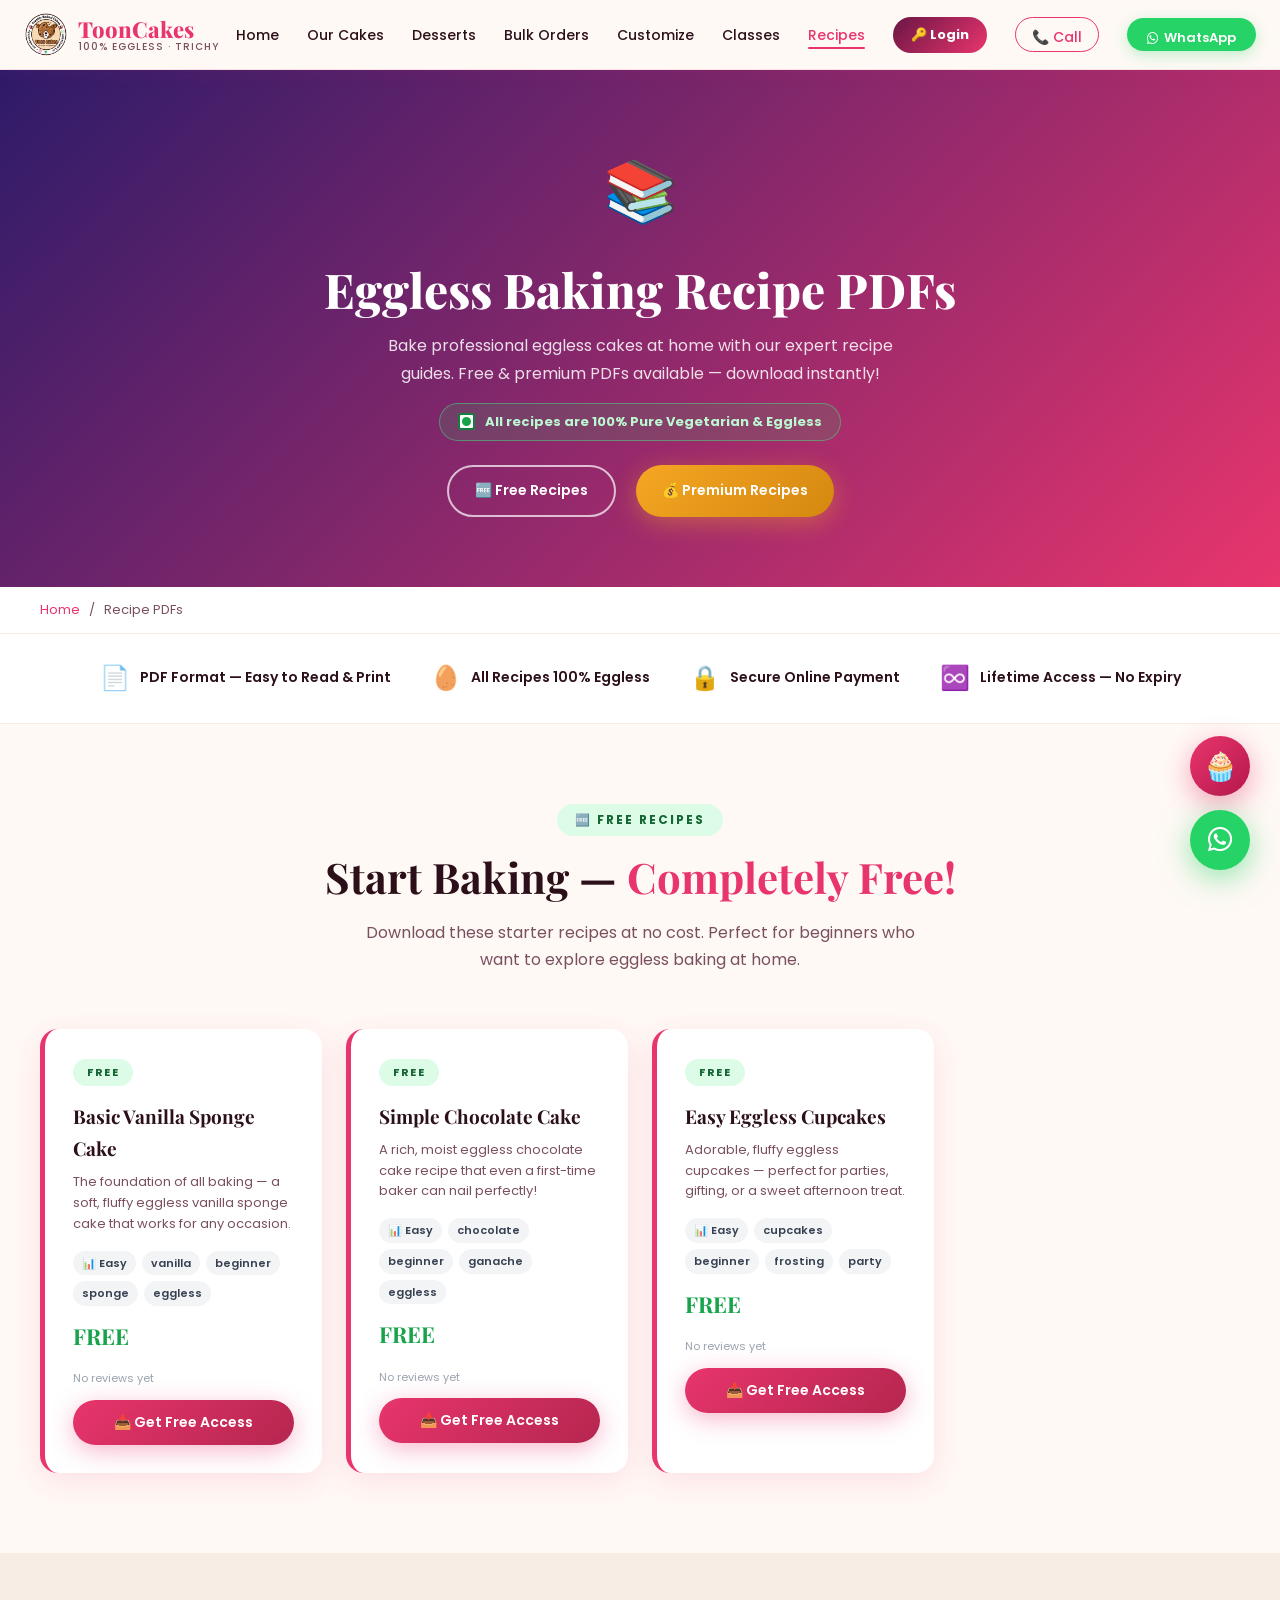
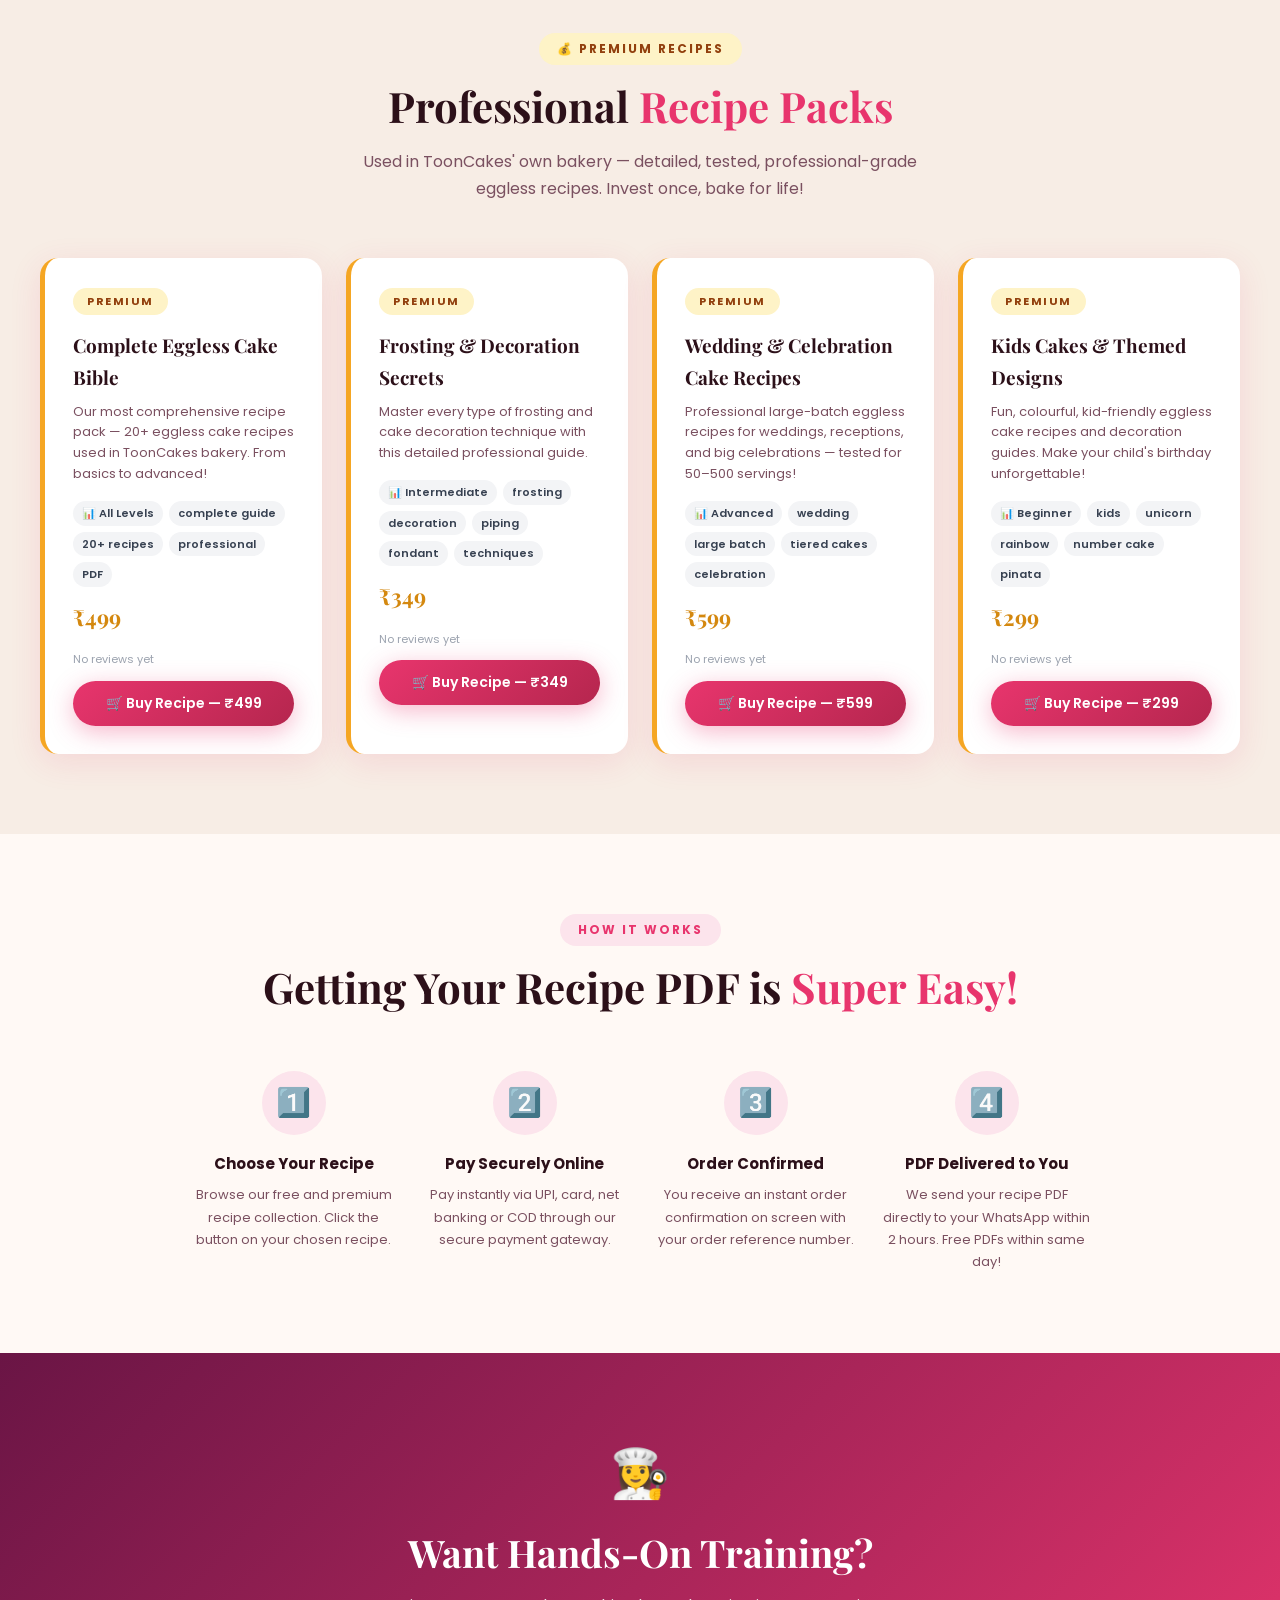
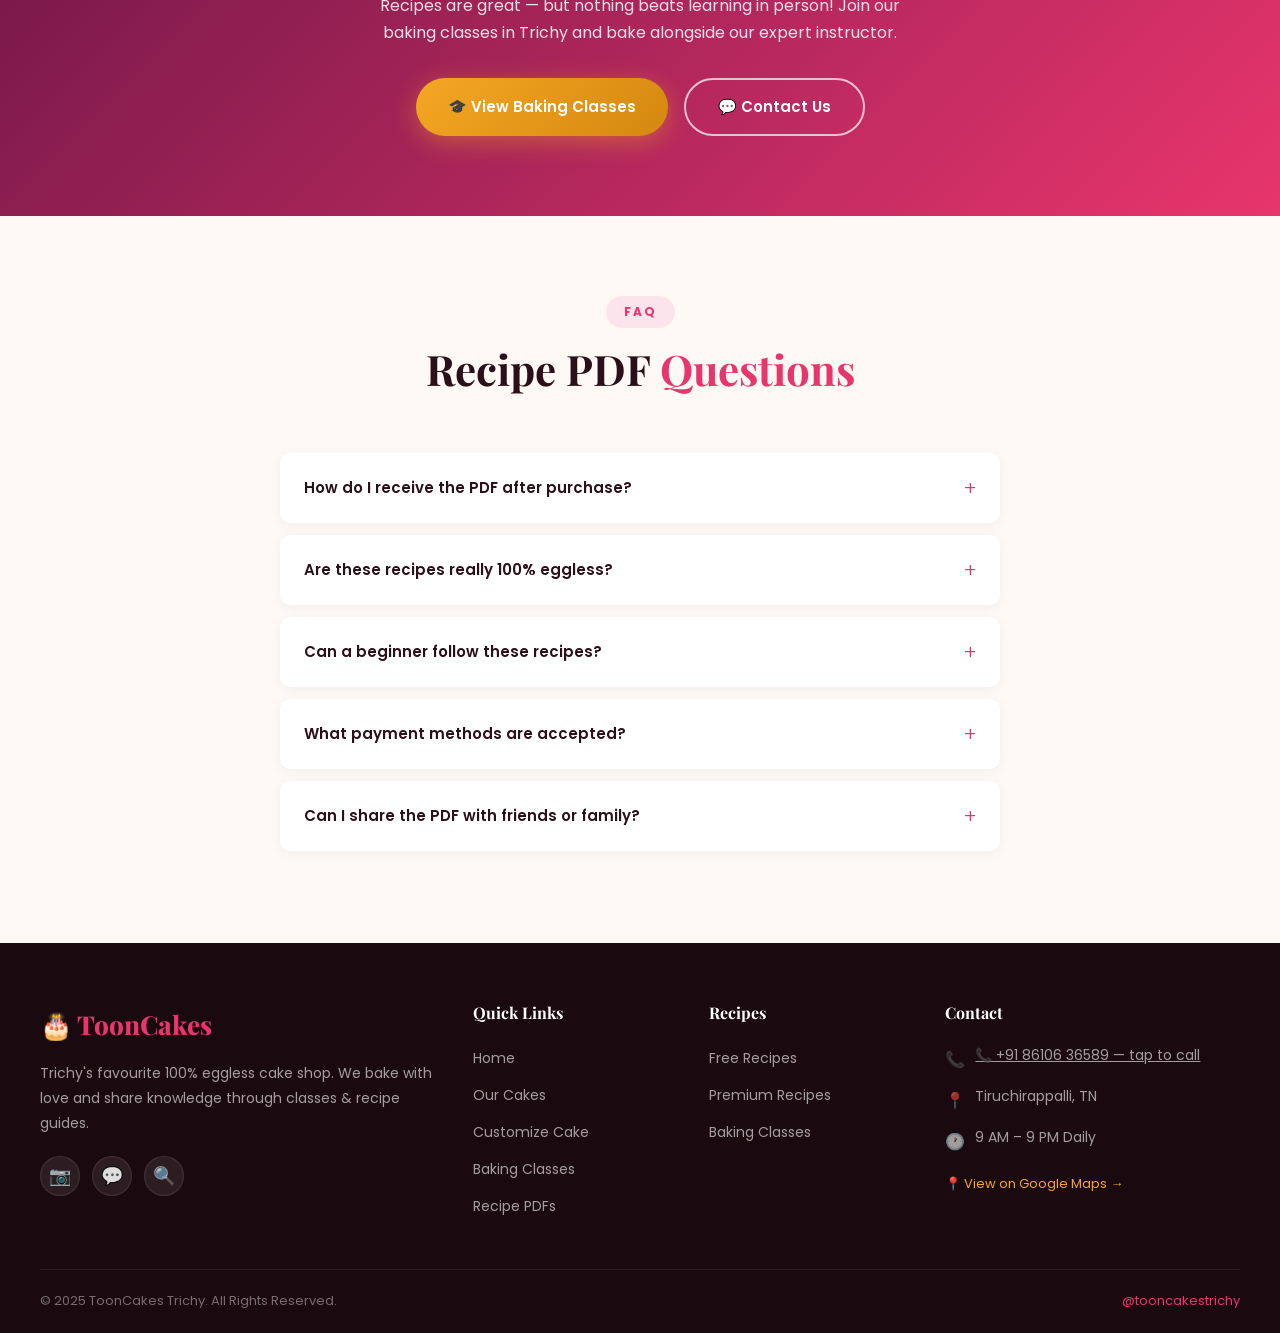
<file: recipes.html>
<!DOCTYPE html>
<html lang="en">
<head>
  <meta charset="UTF-8" />
  <meta name="viewport" content="width=device-width, initial-scale=1.0" />
  <title>Eggless Baking Recipe PDFs | ToonCakes Trichy | Free & Premium Recipes</title>
  <meta name="description" content="Download eggless baking recipe PDFs from ToonCakes Trichy. Free basic recipes and premium professional recipe packs. Bake perfect eggless cakes at home!" />
  <meta name="keywords" content="eggless cake recipe PDF Trichy, free baking recipe download, eggless cake recipe Tamil Nadu, professional cake recipe PDF, eggless baking recipe India, ToonCakes recipe, how to bake eggless cake" />
  <link rel="stylesheet" href="style.css" />
  <link rel="stylesheet" href="https://cdnjs.cloudflare.com/ajax/libs/font-awesome/6.5.0/css/all.min.css" />
<script src="seed-data.js"></script>
  <script src="user-auth.js"></script>
  <script src="reviews.js"></script>
</head>
<body>

<!-- ====== NAVIGATION ====== -->
<nav class="navbar">
  <a href="index.html" class="nav-logo">
    <span class="logo-icon"><img src="Toon%20Cakes%20Logo.png" alt="ToonCakes Logo" /></span>
    <span class="logo-text">
      <span class="logo-name">ToonCakes</span>
      <span class="logo-tag">100% Eggless · Trichy</span>
    </span>
  </a>
  <ul class="nav-links">
    <li><a href="index.html">Home</a></li>
    <li><a href="cakes.html">Our Cakes</a></li>
    <li><a href="desserts.html">Desserts</a></li>
    <li><a href="bulk-order.html">Bulk Orders</a></li>
    <li><a href="customize.html">Customize</a></li>
    <li><a href="classes.html">Classes</a></li>
    <li><a href="recipes.html" class="active">Recipes</a></li>
    <li>
      <button id="tcUserNavBtn"
              style="background:linear-gradient(135deg,#6A1545,#E8356D);color:white;border:none;
                     border-radius:50px;padding:8px 18px;font-size:13px;font-weight:700;
                     cursor:pointer;font-family:'Poppins',sans-serif;
                     display:flex;align-items:center;gap:5px;white-space:nowrap;">
        🔑 Login
      </button>
    </li>
    <li><a href="https://wa.me/918610636589" class="nav-cta" target="_blank"><i class="fab fa-whatsapp"></i> WhatsApp</a></li>
  </ul>
  <button class="hamburger" onclick="toggleMobileNav()"><span></span><span></span><span></span></button>
</nav>
<div class="mobile-nav" id="mobileNav">
  <a href="index.html">🏠 Home</a>
  <a href="cakes.html">🎂 Our Cakes</a>
  <a href="desserts.html">🍫 Desserts</a>
  <a href="bulk-order.html">📦 Bulk Orders</a>
  <a href="customize.html">🎨 Customize</a>
  <a href="classes.html">👩‍🍳 Classes</a>
  <a href="recipes.html">📄 Recipes</a>
  <a href="index.html#contact">📞 Contact</a>
  <a href="review.html">⭐ Leave a Review</a>
  <a href="https://wa.me/918610636589" target="_blank">💬 WhatsApp</a>
</div>

<!-- ====== HERO ====== -->
<section class="page-hero" style="background: linear-gradient(135deg, #2D1B69, #E8356D);">
  <div style="font-size: 60px; margin-bottom: 16px;">📚</div>
  <h1>Eggless Baking Recipe PDFs</h1>
  <p>Bake professional eggless cakes at home with our expert recipe guides. Free &amp; premium PDFs available — download instantly!</p>
  <div style="display:inline-flex; align-items:center; gap:10px; margin:16px 0 4px; background:rgba(34,197,94,0.15); border:1.5px solid rgba(74,222,128,0.5); border-radius:50px; padding:7px 18px;">
    <span class="veg-mark"></span>
    <span style="color:#BBF7D0; font-size:13px; font-weight:700;">All recipes are 100% Pure Vegetarian &amp; Eggless</span>
  </div>
  <div style="display: flex; gap: 20px; justify-content: center; flex-wrap: wrap; margin-top: 20px;">
    <a href="#free-recipes" class="btn btn-outline-white" style="font-size: 14px; padding: 12px 26px;">🆓 Free Recipes</a>
    <a href="#paid-recipes" class="btn btn-gold" style="font-size: 14px; padding: 12px 26px;">💰 Premium Recipes</a>
  </div>
</section>

<!-- Breadcrumb -->
<div class="breadcrumb">
  <div class="container">
    <a href="index.html">Home</a> <span>/</span> Recipe PDFs
  </div>
</div>

<!-- ====== INTRO STRIP ====== -->
<div style="background: var(--white); padding: 24px; border-bottom: 1px solid var(--cream-dark);">
  <div class="container">
    <div style="display: flex; gap: 40px; justify-content: center; flex-wrap: wrap; text-align: center;">
      <div style="display: flex; align-items: center; gap: 10px; font-size: 14px; font-weight: 600;">
        <span style="font-size: 24px;">📄</span> PDF Format — Easy to Read &amp; Print
      </div>
      <div style="display: flex; align-items: center; gap: 10px; font-size: 14px; font-weight: 600;">
        <span style="font-size: 24px;">🥚</span> All Recipes 100% Eggless
      </div>
      <div style="display: flex; align-items: center; gap: 10px; font-size: 14px; font-weight: 600;">
        <span style="font-size: 24px;">🔒</span> Secure Online Payment
      </div>
      <div style="display: flex; align-items: center; gap: 10px; font-size: 14px; font-weight: 600;">
        <span style="font-size: 24px;">♾️</span> Lifetime Access — No Expiry
      </div>
    </div>
  </div>
</div>

<!-- ====== FREE RECIPES ====== -->
<section class="section" id="free-recipes">
  <div class="container">
    <div class="section-header">
      <div class="section-badge" style="background: #DCFCE7; color: #166534;">🆓 Free Recipes</div>
      <h2 class="section-title">Start Baking — <span>Completely Free!</span></h2>
      <p class="section-subtitle">Download these starter recipes at no cost. Perfect for beginners who want to explore eggless baking at home.</p>
    </div>

    <div class="recipes-grid">

      <!-- Free Recipe 1 -->
      <div class="recipe-card" data-emoji="🍦">
        <span class="recipe-type rt-free">FREE</span>
        <div class="recipe-title">Basic Vanilla Sponge Cake</div>
        <p class="recipe-desc">The foundation of all baking — a soft, fluffy eggless vanilla sponge cake that works for any occasion.</p>
        <ul class="recipe-includes">
          <li>Step-by-step vanilla sponge recipe</li>
          <li>Ingredient measurements (metric)</li>
          <li>Tips to get the perfect rise</li>
          <li>Common mistakes &amp; how to fix them</li>
        </ul>
        <div class="recipe-price free">FREE</div>
        <button onclick="openFreeRequest('Basic Vanilla Sponge Cake')" class="btn btn-primary" style="width: 100%; justify-content: center; font-size: 14px; padding: 12px;">
          📥 Request Free PDF
        </button>
      </div>

      <!-- Free Recipe 2 -->
      <div class="recipe-card" data-emoji="🍫">
        <span class="recipe-type rt-free">FREE</span>
        <div class="recipe-title">Simple Chocolate Cake</div>
        <p class="recipe-desc">A rich, moist eggless chocolate cake recipe that even a first-time baker can nail perfectly!</p>
        <ul class="recipe-includes">
          <li>Eggless chocolate sponge recipe</li>
          <li>Simple cocoa ganache instructions</li>
          <li>Basic frosting with fresh cream</li>
          <li>Serving suggestions &amp; variations</li>
        </ul>
        <div class="recipe-price free">FREE</div>
        <button onclick="openFreeRequest('Simple Chocolate Cake')" class="btn btn-primary" style="width: 100%; justify-content: center; font-size: 14px; padding: 12px;">
          📥 Request Free PDF
        </button>
      </div>

      <!-- Free Recipe 3 -->
      <div class="recipe-card" data-emoji="🧁">
        <span class="recipe-type rt-free">FREE</span>
        <div class="recipe-title">Easy Eggless Cupcakes</div>
        <p class="recipe-desc">Adorable, fluffy eggless cupcakes — perfect for parties, gifting, or a sweet afternoon treat.</p>
        <ul class="recipe-includes">
          <li>6 &amp; 12 cupcake batch recipes</li>
          <li>Vanilla &amp; chocolate variations</li>
          <li>Simple buttercream frosting</li>
          <li>Decoration tips for beginners</li>
        </ul>
        <div class="recipe-price free">FREE</div>
        <button onclick="openFreeRequest('Easy Eggless Cupcakes')" class="btn btn-primary" style="width: 100%; justify-content: center; font-size: 14px; padding: 12px;">
          📥 Request Free PDF
        </button>
      </div>

    </div>
  </div>
</section>

<!-- ====== PAID RECIPES ====== -->
<section class="section" id="paid-recipes" style="background: var(--cream-dark);">
  <div class="container">
    <div class="section-header">
      <div class="section-badge" style="background: #FEF3C7; color: #92400E;">💰 Premium Recipes</div>
      <h2 class="section-title">Professional <span>Recipe Packs</span></h2>
      <p class="section-subtitle">Used in ToonCakes' own bakery — detailed, tested, professional-grade eggless recipes. Invest once, bake for life!</p>
    </div>

    <div class="recipes-grid">

      <!-- Paid Recipe 1 -->
      <div class="recipe-card paid-card" data-emoji="🎂">
        <span class="recipe-type rt-paid">PREMIUM</span>
        <div class="recipe-title">Complete Eggless Cake Bible</div>
        <p class="recipe-desc">Our most comprehensive recipe pack — 20+ eggless cake recipes used in ToonCakes bakery. From basics to advanced!</p>
        <ul class="recipe-includes">
          <li>20+ eggless cake recipes</li>
          <li>Chocolate, vanilla, red velvet, black forest, pineapple, mango &amp; more</li>
          <li>Frosting &amp; filling recipes</li>
          <li>Troubleshooting guide</li>
          <li>Baking conversions &amp; tips sheet</li>
          <li>60+ pages, full colour PDF</li>
        </ul>
        <div class="recipe-price">₹499</div>
        <button onclick="buyRecipe('Complete Eggless Cake Bible', 499)" class="btn btn-gold" style="width: 100%; justify-content: center; font-size: 14px; padding: 12px;">
          🔒 Buy Now — ₹499
        </button>
        <p style="font-size: 11px; color: var(--text-muted); text-align: center; margin-top: 8px;">Secure payment · PDF delivered to your WhatsApp within 2 hours</p>
      </div>

      <!-- Paid Recipe 2 -->
      <div class="recipe-card paid-card" data-emoji="🍰">
        <span class="recipe-type rt-paid">PREMIUM</span>
        <div class="recipe-title">Frosting &amp; Decoration Secrets</div>
        <p class="recipe-desc">Master every type of frosting and cake decoration technique with this detailed professional guide.</p>
        <ul class="recipe-includes">
          <li>10 frosting recipes (buttercream, cream cheese, ganache, fondant &amp; more)</li>
          <li>Piping techniques with photos</li>
          <li>Drip cake, mirror glaze, ombre</li>
          <li>Edible flowers &amp; fondant basics</li>
          <li>Step-by-step with pictures</li>
          <li>40+ pages PDF</li>
        </ul>
        <div class="recipe-price">₹349</div>
        <button onclick="buyRecipe('Frosting & Decoration Secrets', 349)" class="btn btn-gold" style="width: 100%; justify-content: center; font-size: 14px; padding: 12px;">
          🔒 Buy Now — ₹349
        </button>
        <p style="font-size: 11px; color: var(--text-muted); text-align: center; margin-top: 8px;">Secure payment · PDF delivered to your WhatsApp within 2 hours</p>
      </div>

      <!-- Paid Recipe 3 -->
      <div class="recipe-card paid-card" data-emoji="👰">
        <span class="recipe-type rt-paid">PREMIUM</span>
        <div class="recipe-title">Wedding &amp; Celebration Cake Recipes</div>
        <p class="recipe-desc">Professional large-batch eggless recipes for weddings, receptions, and big celebrations — tested for 50–500 servings!</p>
        <ul class="recipe-includes">
          <li>Large-batch cake recipes (2–10 kg)</li>
          <li>Tiered cake assembly guide</li>
          <li>Fondant covering &amp; smoothing</li>
          <li>Structural support techniques</li>
          <li>Transport &amp; storage tips</li>
          <li>50+ pages PDF with photos</li>
        </ul>
        <div class="recipe-price">₹599</div>
        <button onclick="buyRecipe('Wedding & Celebration Cake Recipes', 599)" class="btn btn-gold" style="width: 100%; justify-content: center; font-size: 14px; padding: 12px;">
          🔒 Buy Now — ₹599
        </button>
        <p style="font-size: 11px; color: var(--text-muted); text-align: center; margin-top: 8px;">Secure payment · PDF delivered to your WhatsApp within 2 hours</p>
      </div>

      <!-- Paid Recipe 4 -->
      <div class="recipe-card paid-card" data-emoji="🧁">
        <span class="recipe-type rt-paid">PREMIUM</span>
        <div class="recipe-title">Kids Cakes &amp; Themed Designs</div>
        <p class="recipe-desc">Fun, colourful, kid-friendly eggless cake recipes and decoration guides. Make your child's birthday unforgettable!</p>
        <ul class="recipe-includes">
          <li>Rainbow &amp; colour layer cake recipes</li>
          <li>Unicorn, cartoon &amp; character designs</li>
          <li>Number cake guide</li>
          <li>Pinata cake instructions</li>
          <li>Safe food colouring tips</li>
          <li>35+ pages PDF with step-by-step photos</li>
        </ul>
        <div class="recipe-price">₹299</div>
        <button onclick="buyRecipe('Kids Cakes & Themed Designs', 299)" class="btn btn-gold" style="width: 100%; justify-content: center; font-size: 14px; padding: 12px;">
          🔒 Buy Now — ₹299
        </button>
        <p style="font-size: 11px; color: var(--text-muted); text-align: center; margin-top: 8px;">Secure payment · PDF delivered to your WhatsApp within 2 hours</p>
      </div>

      <!-- Paid Recipe 5 - Bundle -->
      <div class="recipe-card paid-card" data-emoji="📦" style="border-left-color: var(--pink); grid-column: span 1;">
        <span class="recipe-type rt-paid" style="background: #FCE4EC; color: var(--pink-dark);">BEST VALUE</span>
        <div class="recipe-title" style="color: var(--pink);">🎁 Complete Bundle — All 4 PDFs</div>
        <p class="recipe-desc">Get all 4 premium recipe packs together at a massive discount. Everything you need to bake like a professional!</p>
        <ul class="recipe-includes">
          <li>Complete Eggless Cake Bible (20+ recipes)</li>
          <li>Frosting &amp; Decoration Secrets</li>
          <li>Wedding &amp; Celebration Cake Recipes</li>
          <li>Kids Cakes &amp; Themed Designs</li>
          <li>Bonus: Baking Tools Shopping Guide</li>
          <li>Total value: ₹1,746 — yours for ₹999!</li>
        </ul>
        <div style="display: flex; align-items: baseline; gap: 10px; margin-bottom: 14px;">
          <div class="recipe-price" style="margin-bottom: 0;">₹999</div>
          <span style="font-size: 14px; color: var(--text-muted); text-decoration: line-through;">₹1,746</span>
          <span style="background: #DCFCE7; color: #166534; font-size: 12px; font-weight: 700; padding: 3px 10px; border-radius: 50px;">Save ₹747!</span>
        </div>
        <button onclick="buyRecipe('Complete Bundle — All 4 Recipe PDFs', 999)" class="btn btn-primary" style="width: 100%; justify-content: center; font-size: 14px; padding: 12px;">
          🎁 Get Bundle — ₹999
        </button>
        <p style="font-size: 11px; color: var(--text-muted); text-align: center; margin-top: 8px;">Best Value! · Secure payment · All 4 PDFs delivered within 2 hours</p>
      </div>

    </div>
  </div>
</section>

<!-- ====== HOW IT WORKS ====== -->
<section class="section">
  <div class="container">
    <div class="section-header">
      <div class="section-badge">How It Works</div>
      <h2 class="section-title">Getting Your Recipe PDF is <span>Super Easy!</span></h2>
    </div>

    <div style="display: grid; grid-template-columns: repeat(auto-fit, minmax(200px, 1fr)); gap: 24px; text-align: center; max-width: 900px; margin: 0 auto;">
      <div>
        <div style="width: 64px; height: 64px; background: var(--pink-light); border-radius: 50%; display: flex; align-items: center; justify-content: center; font-size: 28px; margin: 0 auto 16px;">1️⃣</div>
        <strong style="display: block; font-size: 15px; margin-bottom: 8px;">Choose Your Recipe</strong>
        <p style="font-size: 13px; color: var(--text-muted);">Browse our free and premium recipe collection. Click the button on your chosen recipe.</p>
      </div>
      <div>
        <div style="width: 64px; height: 64px; background: var(--pink-light); border-radius: 50%; display: flex; align-items: center; justify-content: center; font-size: 28px; margin: 0 auto 16px;">2️⃣</div>
        <strong style="display: block; font-size: 15px; margin-bottom: 8px;">Pay Securely Online</strong>
        <p style="font-size: 13px; color: var(--text-muted);">Pay instantly via UPI, card, net banking or COD through our secure payment gateway.</p>
      </div>
      <div>
        <div style="width: 64px; height: 64px; background: var(--pink-light); border-radius: 50%; display: flex; align-items: center; justify-content: center; font-size: 28px; margin: 0 auto 16px;">3️⃣</div>
        <strong style="display: block; font-size: 15px; margin-bottom: 8px;">Order Confirmed</strong>
        <p style="font-size: 13px; color: var(--text-muted);">You receive an instant order confirmation on screen with your order reference number.</p>
      </div>
      <div>
        <div style="width: 64px; height: 64px; background: var(--pink-light); border-radius: 50%; display: flex; align-items: center; justify-content: center; font-size: 28px; margin: 0 auto 16px;">4️⃣</div>
        <strong style="display: block; font-size: 15px; margin-bottom: 8px;">PDF Delivered to You</strong>
        <p style="font-size: 13px; color: var(--text-muted);">We send your recipe PDF directly to your WhatsApp within 2 hours. Free PDFs within same day!</p>
      </div>
    </div>
  </div>
</section>

<!-- ====== ALSO INTERESTED ====== -->
<section class="section" style="background: linear-gradient(135deg, #6A1545, #E8356D); color: white; text-align: center;">
  <div class="container">
    <div style="font-size: 48px; margin-bottom: 14px;">👩‍🍳</div>
    <h2 style="font-family: 'Playfair Display', serif; font-size: clamp(24px, 4vw, 38px); margin-bottom: 14px;">Want Hands-On Training?</h2>
    <p style="color: rgba(255,255,255,0.85); font-size: 16px; max-width: 520px; margin: 0 auto 32px;">
      Recipes are great — but nothing beats learning in person! Join our baking classes in Trichy and bake alongside our expert instructor.
    </p>
    <div style="display: flex; gap: 16px; justify-content: center; flex-wrap: wrap;">
      <a href="classes.html" class="btn btn-gold">🎓 View Baking Classes</a>
      <a href="https://wa.me/918610636589?text=Hi%20ToonCakes!%20I%20have%20a%20question%20about%20recipe%20PDFs." class="btn btn-outline-white" target="_blank">💬 Contact Us</a>
    </div>
  </div>
</section>

<!-- ====== FAQ ====== -->
<section class="section">
  <div class="container">
    <div class="section-header">
      <div class="section-badge">FAQ</div>
      <h2 class="section-title">Recipe PDF <span>Questions</span></h2>
    </div>
    <div class="faq-list">
      <div class="faq-item">
        <button class="faq-question" onclick="toggleFAQ(this)">
          How do I receive the PDF after purchase?
          <span class="faq-icon">+</span>
        </button>
        <div class="faq-answer">After successful payment, your order is confirmed on screen with a reference number. We then send your recipe PDF directly to your WhatsApp within 2 hours. For free PDFs, we send them the same day after your request. You can save and use the file as needed.</div>
      </div>
      <div class="faq-item">
        <button class="faq-question" onclick="toggleFAQ(this)">
          Are these recipes really 100% eggless?
          <span class="faq-icon">+</span>
        </button>
        <div class="faq-answer">Yes! Every single recipe in our PDFs is 100% eggless. These are the exact recipes we use in ToonCakes bakery daily. They have been tested dozens of times to ensure perfect results without eggs.</div>
      </div>
      <div class="faq-item">
        <button class="faq-question" onclick="toggleFAQ(this)">
          Can a beginner follow these recipes?
          <span class="faq-icon">+</span>
        </button>
        <div class="faq-answer">Absolutely! Our recipes are written step-by-step in simple language, with exact measurements, tips, and common mistake warnings. The free recipes are specifically designed for beginners. The premium packs also have a beginner guide section.</div>
      </div>
      <div class="faq-item">
        <button class="faq-question" onclick="toggleFAQ(this)">
          What payment methods are accepted?
          <span class="faq-icon">+</span>
        </button>
        <div class="faq-answer">We accept all major UPI apps (GPay, PhonePe, Paytm), debit/credit cards, net banking, and Cash on Delivery — all through our secure payment gateway. Your PDF is sent to your WhatsApp within 2 hours of confirmed payment.</div>
      </div>
      <div class="faq-item">
        <button class="faq-question" onclick="toggleFAQ(this)">
          Can I share the PDF with friends or family?
          <span class="faq-icon">+</span>
        </button>
        <div class="faq-answer">The recipes are for personal and home use. You may share them within your immediate family. Please do not resell or distribute the PDFs publicly, as they are copyrighted ToonCakes content.</div>
      </div>
    </div>
  </div>
</section>

<!-- Footer -->
<footer id="contact">
  <div class="footer-grid">
    <div class="footer-brand">
      <div class="footer-logo">🎂 ToonCakes</div>
      <p>Trichy's favourite 100% eggless cake shop. We bake with love and share knowledge through classes &amp; recipe guides.</p>
      <div class="social-links">
        <a href="https://www.instagram.com/tooncakestrichy/" target="_blank" class="social-link">📷</a>
        <a href="https://wa.me/918610636589" target="_blank" class="social-link">💬</a>
        <a href="https://share.google/VXE60txL4wqdslQ7z" target="_blank" class="social-link">🔍</a>
      </div>
    </div>
    <div class="footer-col">
      <h4>Quick Links</h4>
      <ul>
        <li><a href="index.html">Home</a></li>
        <li><a href="cakes.html">Our Cakes</a></li>
        <li><a href="customize.html">Customize Cake</a></li>
        <li><a href="classes.html">Baking Classes</a></li>
        <li><a href="recipes.html">Recipe PDFs</a></li>
      </ul>
    </div>
    <div class="footer-col">
      <h4>Recipes</h4>
      <ul>
        <li><a href="#free-recipes">Free Recipes</a></li>
        <li><a href="#paid-recipes">Premium Recipes</a></li>
        <li><a href="classes.html">Baking Classes</a></li>
      </ul>
    </div>
    <div class="footer-col">
      <h4>Contact</h4>
      <div class="footer-contact-item"><span class="icon">📞</span><span>+91 86106 36589</span></div>
      <div class="footer-contact-item"><span class="icon">📍</span><span>Tiruchirappalli, TN</span></div>
      <div class="footer-contact-item"><span class="icon">🕐</span><span>9 AM – 9 PM Daily</span></div>
      <div style="margin-top: 14px;">
        <a href="https://maps.app.goo.gl/f6VFzLmLkMPtKJqx5" target="_blank" style="color: var(--gold); font-size: 13px;">📍 View on Google Maps →</a>
      </div>
    </div>
  </div>
  <div class="footer-bottom">
    <span>© 2025 ToonCakes Trichy. All Rights Reserved.</span>
    <span><a href="https://www.instagram.com/tooncakestrichy/" target="_blank">@tooncakestrichy</a></span>
  </div>
</footer>

<a href="https://wa.me/918610636589?text=Hi%20ToonCakes!%20I%20have%20a%20question." class="whatsapp-float" target="_blank" title="Contact Us on WhatsApp" aria-label="Contact Us"><i class="fab fa-whatsapp"></i></a>

<style>
  /* Free recipe request modal */
  .recipe-modal-overlay {
    display: none;
    position: fixed;
    inset: 0;
    background: rgba(15,10,30,0.7);
    z-index: 9000;
    justify-content: center;
    align-items: center;
    padding: 16px;
    backdrop-filter: blur(4px);
  }
  .recipe-modal-overlay.open { display: flex; }
  .recipe-modal {
    background: white;
    border-radius: 20px;
    padding: 32px 28px;
    max-width: 420px;
    width: 100%;
    box-shadow: 0 20px 60px rgba(0,0,0,0.35);
    position: relative;
    animation: slideUp 0.25s ease;
  }
  @keyframes slideUp { from { transform: translateY(30px); opacity:0; } to { transform: translateY(0); opacity:1; } }
  .recipe-modal h3 {
    font-family: 'Playfair Display', serif;
    font-size: 20px;
    font-weight: 700;
    color: var(--plum);
    margin-bottom: 6px;
  }
  .recipe-modal p { font-size: 13px; color: var(--text-muted); margin-bottom: 20px; }
  .recipe-modal-close {
    position: absolute;
    top: 14px; right: 16px;
    background: none; border: none;
    font-size: 22px; cursor: pointer;
    color: var(--text-muted);
    line-height: 1;
  }
  .recipe-modal-success { display: none; text-align: center; }
  .recipe-modal-success .success-icon { font-size: 48px; margin-bottom: 12px; }
</style>

<!-- Free PDF Request Modal -->
<div class="recipe-modal-overlay" id="freeModal">
  <div class="recipe-modal">
    <button class="recipe-modal-close" onclick="closeFreeModal()">&times;</button>
    <div id="freeModalForm">
      <h3>📥 Request Free Recipe PDF</h3>
      <p>Fill your details below — we'll send your free recipe PDF to your WhatsApp within the same day (9 AM–9 PM).</p>
      <div class="form-group">
        <label class="form-label" for="freeReqName">Your Name <span>*</span></label>
        <input type="text" class="form-control" id="freeReqName" placeholder="Your full name" />
      </div>
      <div class="form-group" style="margin-bottom: 6px;">
        <label class="form-label" for="freeReqPhone">WhatsApp Number <span>*</span></label>
        <input type="tel" class="form-control" id="freeReqPhone" placeholder="+91 86106 36589" />
      </div>
      <input type="hidden" id="freeReqRecipe" value="" />
      <div style="background:#F0FDF4; border-radius:8px; padding:10px 12px; font-size:12px; color:#166534; margin-bottom:16px;">
        📄 Recipe: <strong id="freeReqRecipeDisplay"></strong>
      </div>
      <button onclick="submitFreeRequest()" class="btn btn-primary" style="width:100%; justify-content:center; font-size:15px; padding:14px;">
        <i class="fas fa-paper-plane"></i> &nbsp;Submit Request
      </button>
    </div>
    <div class="recipe-modal-success" id="freeModalSuccess">
      <div class="success-icon">✅</div>
      <h3 style="margin-bottom:10px;">Request Received!</h3>
      <p style="font-size:14px; color:var(--text-muted); margin-bottom:0;">We'll send your free recipe PDF to your WhatsApp number today during business hours (9 AM–9 PM). Thank you! 🎂</p>
    </div>
  </div>
</div>

<script>
  function toggleMobileNav() {
    document.getElementById('mobileNav').classList.toggle('open');
  }

  function toggleFAQ(btn) {
    const item = btn.parentElement;
    const isOpen = item.classList.contains('open');
    document.querySelectorAll('.faq-item').forEach(i => i.classList.remove('open'));
    if (!isOpen) item.classList.add('open');
  }

  // ===== FREE RECIPE REQUEST MODAL =====
  function openFreeRequest(recipeName) {
    document.getElementById('freeReqRecipe').value = recipeName;
    document.getElementById('freeReqRecipeDisplay').textContent = recipeName;
    document.getElementById('freeReqName').value = '';
    document.getElementById('freeReqPhone').value = '';
    document.getElementById('freeModalForm').style.display = 'block';
    document.getElementById('freeModalSuccess').style.display = 'none';
    document.getElementById('freeModal').classList.add('open');
  }

  function closeFreeModal() {
    document.getElementById('freeModal').classList.remove('open');
  }

  document.getElementById('freeModal').addEventListener('click', function(e) {
    if (e.target === this) closeFreeModal();
  });

  function submitFreeRequest() {
    const name   = document.getElementById('freeReqName').value.trim();
    const phone  = document.getElementById('freeReqPhone').value.trim();
    const recipe = document.getElementById('freeReqRecipe').value;

    if (!name)  { alert('Please enter your name.'); return; }
    if (!phone) { alert('Please enter your WhatsApp number.'); return; }

    // Save request to localStorage for admin
    const requests = JSON.parse(localStorage.getItem('tc_recipe_requests') || '[]');
    requests.push({
      id: 'REQ' + Date.now().toString().slice(-6),
      name, phone, recipe,
      type: 'free',
      date: new Date().toISOString(),
      status: 'pending'
    });
    localStorage.setItem('tc_recipe_requests', JSON.stringify(requests));

    // Show success
    document.getElementById('freeModalForm').style.display = 'none';
    document.getElementById('freeModalSuccess').style.display = 'block';
  }

  // ===== PAID RECIPE PAYMENT =====
  function buyRecipe(recipeName, price) {
    const orderData = {
      type: 'recipe',
      items: recipeName + ' (Recipe PDF)',
      amount: price,
      total: price,
      note: 'Recipe PDF: ' + recipeName
    };
    const encoded = btoa(unescape(encodeURIComponent(JSON.stringify(orderData))));
    window.location.href = 'payment.html#order=' + encoded;
  }

  // Scroll to section based on URL param + auto-open pending recipe after login
  window.addEventListener('DOMContentLoaded', () => {
    const params = new URLSearchParams(window.location.search);
    const type = params.get('type');
    if (type === 'free') {
      document.getElementById('free-recipes').scrollIntoView({ behavior: 'smooth' });
    } else if (type === 'paid') {
      document.getElementById('paid-recipes').scrollIntoView({ behavior: 'smooth' });
    }

    // If user just logged in and had a pending recipe click — auto-open it
    if (TC_AUTH.isLoggedIn()) {
      const pending = localStorage.getItem('tc_pending_recipe');
      if (pending) {
        localStorage.removeItem('tc_pending_recipe');
        setTimeout(() => openRecipeEnrolModal(pending), 350);
      }
    }
  });
</script>

<!-- ============================================================
     RECIPE ENROLMENT MODAL
============================================================ -->
<div id="recipeEnrolModal" style="display:none;position:fixed;inset:0;background:rgba(0,0,0,0.55);z-index:800;overflow-y:auto;padding:20px;">
  <div style="background:white;border-radius:20px;max-width:460px;margin:40px auto;padding:32px;box-shadow:0 20px 60px rgba(0,0,0,0.3);position:relative;">
    <button onclick="closeRecipeModals()" style="position:absolute;top:16px;right:16px;background:#F3F4F6;border:none;border-radius:50%;width:32px;height:32px;font-size:16px;cursor:pointer;">✕</button>
    <div id="reModalBadge" style="display:inline-block;font-size:11px;font-weight:700;padding:4px 12px;border-radius:50px;margin-bottom:10px;"></div>
    <h3 id="reModalTitle" style="font-family:'Playfair Display',serif;font-size:20px;color:#2D0B20;margin-bottom:4px;"></h3>
    <p  id="reModalSub"   style="font-size:13px;color:#6B7280;margin-bottom:24px;line-height:1.5;"></p>
    <div id="reEnrolForm">
      <div style="margin-bottom:14px;">
        <label style="font-size:13px;font-weight:600;color:#374151;display:block;margin-bottom:6px;">Your Name *</label>
        <input id="reNameInput" class="form-control" placeholder="e.g. Priya Sharma" />
      </div>
      <div style="margin-bottom:20px;">
        <label style="font-size:13px;font-weight:600;color:#374151;display:block;margin-bottom:6px;">WhatsApp Number *</label>
        <input id="rePhoneInput" class="form-control" placeholder="e.g. 9876543210" type="tel" />
      </div>
      <button id="reSubmitBtn" onclick="submitRecipeEnrol()" class="btn btn-primary" style="width:100%;justify-content:center;font-size:15px;padding:14px;"></button>
    </div>
    <div id="reSuccessMsg" style="display:none;text-align:center;padding:16px 0;">
      <div style="font-size:48px;margin-bottom:12px;">🎉</div>
      <h4 style="font-family:'Playfair Display',serif;font-size:18px;color:#2D0B20;margin-bottom:8px;">Request Received!</h4>
      <p id="reSuccessText" style="font-size:14px;color:#6B7280;line-height:1.6;"></p>
    </div>
  </div>
</div>

<!-- ============================================================
     RECIPE CONTENT ACCESS MODAL — Udemy-style full-screen
============================================================ -->
<div id="recipeAccessModal" style="display:none;position:fixed;inset:0;z-index:900;overflow-y:auto;background:#f3f4f6;">
  <div style="min-height:100vh;">

    <!-- ── Sticky top nav ── -->
    <div style="background:#1c1d1f;padding:12px 20px;display:flex;align-items:center;justify-content:space-between;position:sticky;top:0;z-index:10;box-shadow:0 2px 10px rgba(0,0,0,0.4);">
      <button onclick="closeRecipeModals()" style="background:transparent;border:1.5px solid rgba(255,255,255,0.35);color:white;border-radius:6px;padding:7px 16px;font-size:13px;cursor:pointer;font-weight:600;">← Back to Recipes</button>
      <span style="font-size:13px;color:rgba(255,255,255,0.6);font-weight:700;letter-spacing:.3px;">🎂 ToonCakes Trichy</span>
    </div>

    <!-- ── Dark hero ── -->
    <div style="background:#1c1d1f;padding:32px 20px 44px;">
      <div style="max-width:1100px;margin:0 auto;display:flex;flex-wrap:wrap;gap:28px;align-items:flex-start;">

        <!-- left: meta -->
        <div style="flex:1;min-width:260px;">
          <div id="raBreadcrumb" style="font-size:11px;color:rgba(255,255,255,0.4);margin-bottom:10px;letter-spacing:.5px;text-transform:uppercase;"></div>
          <h1 id="raHeroTitle" style="font-family:'Playfair Display',serif;font-size:26px;color:white;margin:0 0 10px;line-height:1.35;font-weight:700;"></h1>
          <p  id="raHeroDesc"  style="font-size:14px;color:#d1d5db;margin:0 0 16px;line-height:1.65;"></p>
          <div id="raHeroMeta" style="display:flex;flex-wrap:wrap;gap:8px;align-items:center;margin-bottom:14px;"></div>
          <div style="font-size:13px;color:rgba(255,255,255,0.5);">Recipe by <strong style="color:#f9a8d4;">ToonCakes Trichy</strong></div>
        </div>

        <!-- right: preview card -->
        <div id="raPreviewCard" style="width:300px;min-width:260px;flex-shrink:0;background:white;border-radius:10px;overflow:hidden;box-shadow:0 8px 40px rgba(0,0,0,0.55);"></div>
      </div>
    </div>

    <!-- ── White body ── -->
    <div style="max-width:900px;margin:0 auto;padding:32px 20px 48px;" id="raContent"></div>

  </div>
</div>

<script>
// ============================================================
// Admin-added recipes — inject cards + Udemy-model access flow
// ============================================================
let _reCurrentRecipe = null;

function openRecipeEnrolModal(recipeId) {
  // ── Auth check — direct isLoggedIn() avoids infinite recursion ──
  if (!TC_AUTH.isLoggedIn()) {
    // Remember which recipe to open after login
    localStorage.setItem('tc_pending_recipe', recipeId);
    TC_AUTH.requireLogin('Please log in or create a free account to access recipes and download recipe PDFs.');
    return;
  }
  localStorage.removeItem('tc_pending_recipe');

  const recipes = JSON.parse(localStorage.getItem('tc_menu_recipes') || '[]');
  const r = recipes.find(x => x.id === recipeId);
  if (!r) { alert('Recipe not found — please refresh the page and try again.'); return; }
  _reCurrentRecipe = r;

  // ── Already enrolled? Skip the form and jump straight to content ──
  if (TC_AUTH.isEnrolled('recipe', recipeId)) {
    openRecipeAccessModal(r, null, true);
    return;
  }

  const isFree = r.type === 'free' || !r.price;
  const badge  = document.getElementById('reModalBadge');
  badge.textContent   = isFree ? '🆓 FREE' : '💰 PAID';
  badge.style.background = isFree ? '#DCFCE7' : '#FEF3C7';
  badge.style.color      = isFree ? '#166534' : '#92400E';

  document.getElementById('reModalTitle').textContent = r.name;
  document.getElementById('reModalSub').textContent   = isFree
    ? 'Free recipe — enter your details to get instant access to the video & PDF.'
    : `₹${r.price} — enter your details and proceed to payment. Access given after confirmation.`;
  document.getElementById('reSubmitBtn').textContent  = isFree
    ? '📹 Get Free Access Now'
    : `💳 Proceed to Pay — ₹${r.price}`;

  document.getElementById('reEnrolForm').style.display  = 'block';
  document.getElementById('reSuccessMsg').style.display = 'none';
  document.getElementById('reNameInput').value  = '';
  document.getElementById('rePhoneInput').value = '';
  document.getElementById('recipeEnrolModal').style.display = 'block';
  document.body.style.overflow = 'hidden';
}

function submitRecipeEnrol() {
  const name  = document.getElementById('reNameInput').value.trim();
  const phone = document.getElementById('rePhoneInput').value.trim();
  const r     = _reCurrentRecipe;

  if (!name)  { alert('Please enter your name.');           return; }
  if (!phone) { alert('Please enter your WhatsApp number.'); return; }
  if (!r)     return;

  const isFree = r.type === 'free' || !r.price;

  // Save request
  const reqs = JSON.parse(localStorage.getItem('tc_recipe_requests') || '[]');
  reqs.push({
    id: 'REC' + Date.now().toString().slice(-6),
    name, phone, recipe: r.name, recipeId: r.id,
    date: new Date().toISOString(), status: 'pending'
  });
  localStorage.setItem('tc_recipe_requests', JSON.stringify(reqs));

  if (!isFree) {
    const orderData = {
      type: 'recipe', recipeId: r.id, items: r.name + ' (Recipe)',
      amount: r.price, total: r.price, name, phone,
      note: 'Recipe: ' + r.name
    };
    const encoded = btoa(unescape(encodeURIComponent(JSON.stringify(orderData))));
    window.location.href = 'payment.html#order=' + encoded;
    return;
  }

  // Save enrollment to user account if logged in
  if (typeof TC_AUTH !== 'undefined' && TC_AUTH.isLoggedIn()) {
    TC_AUTH.saveEnrollment({
      type:     'recipe',
      itemId:   r.id,
      itemName: r.name,
      isFree:   true,
      price:    0,
    });
  }

  // Free — show content immediately
  document.getElementById('recipeEnrolModal').style.display = 'none';
  openRecipeAccessModal(r, name);
}

function openRecipeAccessModal(r, studentName, alreadyEnrolled) {
  const isFree = r.type === 'free' || !r.price;
  const ytId   = (r.videoUrl || '').match(/(?:v=|youtu\.be\/)([A-Za-z0-9_-]{11})/);

  // ── Hero left ──
  document.getElementById('raBreadcrumb').textContent =
    'Recipes  ›  ' + (isFree ? 'Free Recipes' : 'Premium Recipes') + '  ›  ' + r.name;
  document.getElementById('raHeroTitle').textContent = r.name;
  document.getElementById('raHeroDesc').textContent  = r.desc || '';

  const { avg: rAvg, count: rCount } = tcRatingSummary('recipe', r.id);

  const metaEl = document.getElementById('raHeroMeta');
  metaEl.innerHTML = '';
  [
    isFree ? ['🆓 Free Recipe'] : ['💳 ₹' + r.price],
    r.difficulty ? ['📊 ' + r.difficulty] : null,
    r.videoUrl   ? ['📹 Video Included'] : null,
    r.pdfUrl     ? ['📄 PDF Included'] : null,
  ].filter(Boolean).forEach(([label]) => {
    const s = document.createElement('span');
    s.style.cssText = 'background:rgba(255,255,255,0.12);color:white;font-size:12px;font-weight:600;padding:5px 12px;border-radius:50px;border:1px solid rgba(255,255,255,0.2);';
    s.textContent = label;
    metaEl.appendChild(s);
  });

  // Rating row in hero
  if (rCount > 0) {
    const rDiv = document.createElement('div');
    rDiv.style.cssText = 'display:flex;align-items:center;gap:8px;margin-top:6px;flex-basis:100%;';
    rDiv.innerHTML = `<span style="font-size:16px;font-weight:800;color:#F59E0B;">${rAvg}</span>${tcStarsHtml(rAvg, 16)}<span style="font-size:13px;color:rgba(255,255,255,0.6);">(${rCount} rating${rCount !== 1 ? 's' : ''})</span>`;
    metaEl.appendChild(rDiv);
  }

  // ── Preview card (right) ──
  const thumbUrl    = r.image || (ytId ? `https://img.youtube.com/vi/${ytId[1]}/hqdefault.jpg` : '');
  const statusColor = alreadyEnrolled ? '#4C1D95' : '#166534';
  const statusBg    = alreadyEnrolled ? '#EDE9FE' : '#DCFCE7';
  const statusBdr   = alreadyEnrolled ? '#C4B5FD' : '#86EFAC';
  const statusText  = alreadyEnrolled ? "✅ You already have access!" : "🎉 Recipe unlocked!";

  document.getElementById('raPreviewCard').innerHTML = `
    ${thumbUrl
      ? `<div style="background:#000;position:relative;">
           <img src="${thumbUrl}" alt="${r.name}" style="width:100%;display:block;opacity:.88;max-height:170px;object-fit:cover;" />
           <div style="position:absolute;inset:0;display:flex;align-items:center;justify-content:center;pointer-events:none;">
             <div style="width:52px;height:52px;background:rgba(255,255,255,0.92);border-radius:50%;display:flex;align-items:center;justify-content:center;font-size:20px;">▶</div>
           </div>
         </div>`
      : `<div style="background:linear-gradient(135deg,#2D1B69,#E8356D);height:140px;display:flex;align-items:center;justify-content:center;font-size:56px;">🍰</div>`}
    <div style="padding:20px;">
      <div style="font-size:24px;font-weight:800;color:#111;margin-bottom:2px;">${isFree ? 'FREE' : '₹' + r.price}</div>
      ${rCount > 0 ? `<div style="display:flex;align-items:center;gap:6px;margin-bottom:6px;">${tcStarsHtml(rAvg, 14)}<span style="font-size:12px;color:#6B7280;">${rAvg} · ${rCount} rating${rCount !== 1 ? 's' : ''}</span></div>` : ''}
      <div style="font-size:12px;color:#6B7280;margin-bottom:14px;">${isFree ? 'Full access · no payment needed' : 'One-time payment · lifetime access'}</div>
      <div style="background:${statusBg};border:1.5px solid ${statusBdr};border-radius:8px;padding:10px 14px;font-size:13px;font-weight:700;color:${statusColor};margin-bottom:16px;text-align:center;">
        ${statusText}
      </div>
      <div style="font-size:13px;font-weight:700;color:#111;margin-bottom:10px;">This recipe includes:</div>
      <ul style="list-style:none;padding:0;margin:0;display:flex;flex-direction:column;gap:7px;">
        ${r.videoUrl ? `<li style="font-size:13px;color:#374151;display:flex;align-items:center;gap:9px;"><span>📹</span>Step-by-step video tutorial</li>` : ''}
        ${r.pdfUrl   ? `<li style="font-size:13px;color:#374151;display:flex;align-items:center;gap:9px;"><span>📄</span>Downloadable recipe PDF</li>` : ''}
        ${r.difficulty ? `<li style="font-size:13px;color:#374151;display:flex;align-items:center;gap:9px;"><span>📊</span>${r.difficulty} difficulty level</li>` : ''}
        <li style="font-size:13px;color:#374151;display:flex;align-items:center;gap:9px;"><span>📱</span>Access on mobile &amp; desktop</li>
        <li style="font-size:13px;color:#374151;display:flex;align-items:center;gap:9px;"><span>♾</span>Full lifetime access</li>
      </ul>
    </div>`;

  // ── Body content ──
  let html = '';

  // Status banner
  if (alreadyEnrolled) {
    html += `<div style="background:#EDE9FE;border-radius:12px;padding:16px 20px;margin-bottom:28px;font-size:14px;color:#4C1D95;border:1.5px solid #C4B5FD;display:flex;align-items:flex-start;gap:12px;">
      <span style="font-size:26px;flex-shrink:0;">✅</span>
      <div>
        <strong style="font-size:15px;display:block;margin-bottom:3px;">You already have access to this recipe!</strong>
        <span style="font-size:13px;color:#5B21B6;">Your recipe is ready below.
          <a href="user-dashboard.html" style="color:#6A1545;font-weight:700;text-decoration:underline;margin-left:4px;">Visit Dashboard →</a>
        </span>
      </div>
    </div>`;
  } else if (studentName) {
    html += `<div style="background:#DCFCE7;border-radius:12px;padding:16px 20px;margin-bottom:28px;font-size:14px;color:#166534;border:1.5px solid #86EFAC;display:flex;align-items:flex-start;gap:12px;">
      <span style="font-size:26px;flex-shrink:0;">🎉</span>
      <div>
        <strong style="font-size:15px;display:block;margin-bottom:3px;">Enjoy, ${studentName.split(' ')[0]}! Your recipe is now unlocked.</strong>
        <span style="font-size:13px;">Watch the video and download the PDF below. Happy baking! 🧁</span>
      </div>
    </div>`;
  }

  // What you'll make
  if (r.tags) {
    const tags = r.tags.split(',').map(t => t.trim()).filter(Boolean);
    if (tags.length) {
      html += `<div style="border:1.5px solid #E5E7EB;border-radius:12px;padding:24px;margin-bottom:28px;background:white;">
        <h3 style="font-family:'Playfair Display',serif;font-size:18px;color:#111;margin:0 0 14px;">🍰 What you'll make</h3>
        <div style="display:flex;flex-wrap:wrap;gap:8px;">
          ${tags.map(t => `<span style="background:#FEF3C7;color:#92400E;font-size:13px;padding:6px 14px;border-radius:50px;font-weight:600;border:1px solid #FDE68A;">${t}</span>`).join('')}
        </div>
      </div>`;
    }
  }

  // Video
  if (ytId) {
    html += `<div style="margin-bottom:28px;">
      <h3 style="font-family:'Playfair Display',serif;font-size:18px;color:#111;margin:0 0 14px;">📹 Recipe Video</h3>
      <div style="border:1.5px solid #E5E7EB;border-radius:12px;overflow:hidden;background:white;">
        <div style="background:#FAFAFA;padding:10px 16px;font-size:13px;font-weight:600;color:#374151;">
          ▶ ${r.name} — Full Tutorial
        </div>
        <div style="position:relative;padding-bottom:56.25%;height:0;overflow:hidden;">
          <iframe src="https://www.youtube.com/embed/${ytId[1]}?rel=0" style="position:absolute;top:0;left:0;width:100%;height:100%;border:none;" allowfullscreen loading="lazy"></iframe>
        </div>
        <a href="${r.videoUrl}" target="_blank" rel="noopener"
           style="display:flex;align-items:center;gap:8px;padding:8px 16px;font-size:11px;color:#6B7280;text-decoration:none;background:#F9FAFB;border-top:1px solid #F3F4F6;">
          ▶ Can't play? Watch on YouTube <span style="margin-left:auto;color:#E8356D;font-weight:700;">↗</span>
        </a>
      </div>
    </div>`;
  } else if (r.videoUrl) {
    html += `<div style="margin-bottom:28px;">
      <h3 style="font-family:'Playfair Display',serif;font-size:18px;color:#111;margin:0 0 14px;">📹 Recipe Video</h3>
      <a href="${r.videoUrl}" target="_blank" rel="noopener"
        style="display:flex;align-items:center;gap:14px;padding:16px 20px;background:#EDE9FE;border-radius:12px;text-decoration:none;color:#5B21B6;font-weight:600;font-size:14px;border:1.5px solid #C4B5FD;">
        <span style="font-size:22px;">📹</span><span>Watch Recipe Video</span><span style="margin-left:auto;">↗</span>
      </a>
    </div>`;
  }

  // PDF
  if (r.pdfUrl) {
    html += `<div style="margin-bottom:28px;">
      <h3 style="font-family:'Playfair Display',serif;font-size:18px;color:#111;margin:0 0 14px;">📄 Recipe PDF</h3>
      <a href="${r.pdfUrl}" target="_blank" rel="noopener"
        style="display:flex;align-items:center;gap:14px;padding:18px 20px;background:#E0F2FE;border-radius:12px;text-decoration:none;color:#0369A1;font-weight:600;font-size:14px;border:1.5px solid #BAE6FD;">
        <span style="font-size:22px;">📄</span>
        <span style="flex:1;">Download Recipe PDF</span>
        <span style="background:#0369A1;color:white;border-radius:6px;padding:5px 14px;font-size:13px;">Download ↓</span>
      </a>
    </div>`;
  }

  if (!ytId && !r.videoUrl && !r.pdfUrl) {
    html += `<div style="background:white;border-radius:12px;text-align:center;padding:48px 24px;color:#6B7280;margin-bottom:28px;">
      <div style="font-size:48px;margin-bottom:12px;">⏳</div>
      <p style="font-size:15px;margin:0;">Recipe content will be available shortly.<br>We'll WhatsApp it to you!</p>
    </div>`;
  }

  // More recipes
  const allRecipes = JSON.parse(localStorage.getItem('tc_menu_recipes') || '[]').filter(x => x.active && x.id !== r.id);
  if (allRecipes.length) {
    html += `<div style="border-top:1.5px solid #E5E7EB;padding-top:28px;">
      <h3 style="font-family:'Playfair Display',serif;font-size:18px;color:#111;margin:0 0 16px;">🍰 More Recipes You Might Like</h3>
      <div style="display:flex;flex-direction:column;gap:12px;">`;
    allRecipes.slice(0, 4).forEach(x => {
      const xFree     = x.type === 'free' || !x.price;
      const xEnrolled = TC_AUTH.isLoggedIn() && TC_AUTH.isEnrolled('recipe', x.id);
      const xYtId     = (x.videoUrl || '').match(/(?:v=|youtu\.be\/)([A-Za-z0-9_-]{11})/);
      const xThumb    = x.image || (xYtId ? `https://img.youtube.com/vi/${xYtId[1]}/mqdefault.jpg` : '');
      const { avg: xAvg, count: xCount } = tcRatingSummary('recipe', x.id);
      html += `<div onclick="closeRecipeModals();setTimeout(()=>openRecipeEnrolModal('${x.id}'),120);"
        style="display:flex;gap:14px;align-items:center;padding:14px;border:1.5px solid #E5E7EB;border-radius:12px;cursor:pointer;background:white;"
        onmouseover="this.style.background='#F9FAFB'" onmouseout="this.style.background='white'">
        <div style="width:80px;height:56px;border-radius:8px;overflow:hidden;flex-shrink:0;background:#F3F4F6;display:flex;align-items:center;justify-content:center;font-size:24px;">
          ${xThumb ? `<img src="${xThumb}" style="width:100%;height:100%;object-fit:cover;" />` : '🍰'}
        </div>
        <div style="flex:1;min-width:0;">
          <div style="font-size:14px;font-weight:700;color:#111;margin-bottom:2px;white-space:nowrap;overflow:hidden;text-overflow:ellipsis;">${x.name}</div>
          ${xCount > 0 ? `<div style="display:flex;align-items:center;gap:4px;margin-bottom:2px;">${tcStarsHtml(xAvg,11)}<span style="font-size:11px;color:#6B7280;">${xAvg} (${xCount})</span></div>` : ''}
          <div style="font-size:12px;color:#6B7280;">${x.difficulty || 'Easy'} · ${xFree ? 'FREE' : '₹' + x.price}</div>
        </div>
        <div style="font-size:13px;font-weight:700;color:${xEnrolled ? '#16A34A' : '#6A1545'};flex-shrink:0;">
          ${xEnrolled ? '✅ Accessed' : (xFree ? 'Get Free →' : '₹' + x.price + ' →')}
        </div>
      </div>`;
    });
    html += `</div></div>`;
  }

  // Reviews section (only enrolled users can write; everyone can read)
  const canReview = alreadyEnrolled || !!studentName;
  html += tcBuildReviewSection('recipe', r.id, canReview);

  document.getElementById('raContent').innerHTML = html;
  document.getElementById('recipeAccessModal').style.display = 'block';
  document.body.style.overflow = 'hidden';
}

function closeRecipeModals() {
  document.getElementById('recipeEnrolModal').style.display  = 'none';
  document.getElementById('recipeAccessModal').style.display = 'none';
  document.body.style.overflow = '';
}

// Inject admin-added recipe cards (new model)
(function injectAdminRecipes() {
  const recipes = JSON.parse(localStorage.getItem('tc_menu_recipes') || '[]').filter(r => r.active);
  if (!recipes.length) return;

  // Replace hardcoded cards — all items now come from Menu Manager
  const freeSection = document.querySelector('#free-recipes .recipes-grid');
  const paidSection = document.querySelector('#paid-recipes .recipes-grid');
  if (freeSection) freeSection.innerHTML = '';
  if (paidSection) paidSection.innerHTML = '';

  recipes.forEach(r => {
    const isFree   = r.type === 'free' || !r.price;
    const enrolled = TC_AUTH.isLoggedIn() && TC_AUTH.isEnrolled('recipe', r.id);
    const { avg: rCardAvg, count: rCardCount } = tcRatingSummary('recipe', r.id);
    const section  = document.querySelector(isFree ? '#free-recipes .recipes-grid' : '#paid-recipes .recipes-grid');
    if (!section) return;

    const ytId = (r.videoUrl || '').match(/(?:v=|youtu\.be\/)([A-Za-z0-9_-]{11})/);
    const thumb = r.image || (ytId ? `https://img.youtube.com/vi/${ytId[1]}/mqdefault.jpg` : '');

    const tagHtml = r.tags
      ? r.tags.split(',').map(t => `<span style="background:#F3F4F6;color:#374151;font-size:11px;padding:3px 9px;border-radius:50px;font-weight:600;">${t.trim()}</span>`).join('')
      : '';

    const btnLabel = enrolled
      ? '✅ Accessed — View Again'
      : (isFree ? '📥 Get Free Access' : `🛒 Buy Recipe — ₹${r.price}`);
    const btnStyle = enrolled
      ? 'width:100%;justify-content:center;font-size:14px;padding:12px;background:#16A34A;border-color:#16A34A;'
      : 'width:100%;justify-content:center;font-size:14px;padding:12px;';

    const el = document.createElement('div');
    el.className = 'recipe-card' + (isFree ? '' : ' paid-card');
    el.innerHTML = `
      <span class="recipe-type ${isFree ? 'rt-free' : 'rt-paid'}">${isFree ? 'FREE' : 'PREMIUM'}</span>
      ${thumb ? `<img src="${thumb}" alt="${r.name}" style="width:100%;border-radius:10px;margin-bottom:12px;object-fit:cover;max-height:160px;" />` : ''}
      <div class="recipe-title">${r.name}</div>
      <p class="recipe-desc">${r.desc}</p>
      <div style="display:flex;gap:6px;flex-wrap:wrap;margin:8px 0 12px;">
        <span style="background:#F3F4F6;color:#374151;font-size:11px;padding:3px 9px;border-radius:50px;font-weight:600;">📊 ${r.difficulty || 'Easy'}</span>
        ${r.videoUrl ? `<span style="background:#EDE9FE;color:#5B21B6;font-size:11px;padding:3px 9px;border-radius:50px;font-weight:600;">📹 Video</span>` : ''}
        ${r.pdfUrl   ? `<span style="background:#E0F2FE;color:#0369A1;font-size:11px;padding:3px 9px;border-radius:50px;font-weight:600;">📄 PDF</span>` : ''}
        ${tagHtml}
      </div>
      <div class="recipe-price ${isFree ? 'free' : ''}">${isFree ? 'FREE' : '₹' + r.price}</div>
      ${rCardCount > 0
        ? `<div style="display:flex;align-items:center;gap:6px;margin-bottom:12px;">
             <span style="font-size:14px;font-weight:800;color:#F59E0B;">${rCardAvg}</span>
             ${tcStarsHtml(rCardAvg, 13)}
             <span style="font-size:11px;color:#6B7280;">(${rCardCount})</span>
           </div>`
        : `<div style="font-size:11px;color:#9CA3AF;margin-bottom:12px;">No reviews yet</div>`}
      <button onclick="openRecipeEnrolModal('${r.id}')" class="btn btn-primary" style="${btnStyle}">
        ${btnLabel}
      </button>`;
    section.appendChild(el);
  });
})();
</script>
<script src="site-nav.js"></script>
<script src="chatbot.js"></script>
</body>
</html>
</file>
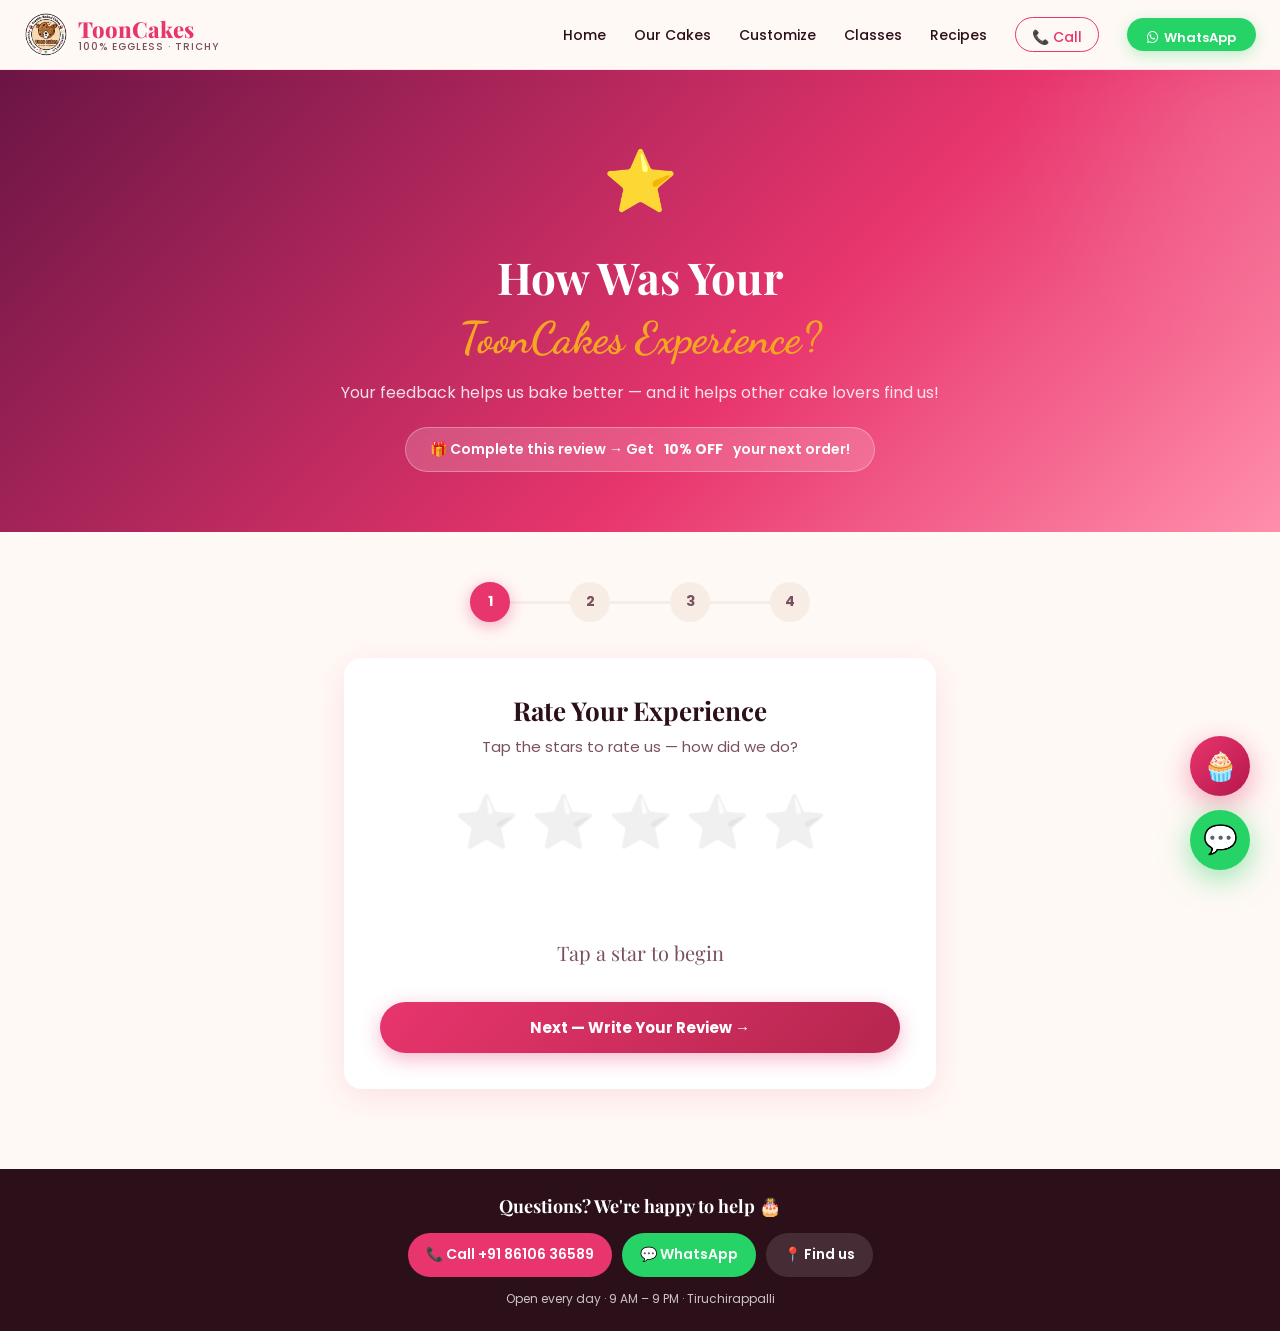
<file: review.html>
<!DOCTYPE html>
<html lang="en">
<head>
  <meta charset="UTF-8" />
  <meta name="viewport" content="width=device-width, initial-scale=1.0" />
  <title>Share Your Experience | ToonCakes Trichy | Leave a Review</title>
  <meta name="description" content="Share your ToonCakes experience! Leave a review and get a 10% discount coupon on your next order. We'd love to hear from you!" />
  <link rel="stylesheet" href="style.css" />
  <link rel="stylesheet" href="https://cdnjs.cloudflare.com/ajax/libs/font-awesome/6.5.0/css/all.min.css" />

  <style>
    /* ====== REVIEW PAGE STYLES ====== */

    .review-hero {
      background: linear-gradient(135deg, #6A1545 0%, #E8356D 60%, #FF8FAB 100%);
      padding: 60px 24px;
      text-align: center;
      color: white;
      position: relative;
      overflow: hidden;
    }

    .review-hero::before {
      content: '';
      position: absolute;
      top: -40%;
      right: -15%;
      width: 500px;
      height: 500px;
      background: radial-gradient(circle, rgba(255,255,255,0.06) 0%, transparent 60%);
      border-radius: 50%;
    }

    .review-hero h1 {
      font-size: clamp(26px, 4vw, 44px);
      margin-bottom: 12px;
      position: relative;
      z-index: 1;
    }

    .review-hero p {
      color: rgba(255,255,255,0.85);
      font-size: 16px;
      position: relative;
      z-index: 1;
    }

    .coupon-teaser {
      display: inline-flex;
      align-items: center;
      gap: 10px;
      background: rgba(255,255,255,0.18);
      border: 1px solid rgba(255,255,255,0.3);
      backdrop-filter: blur(8px);
      border-radius: 50px;
      padding: 10px 24px;
      font-size: 14px;
      font-weight: 600;
      margin-top: 20px;
      position: relative;
      z-index: 1;
    }

    /* Progress Steps */
    .progress-wrap {
      display: flex;
      align-items: center;
      justify-content: center;
      margin-bottom: 36px;
      gap: 0;
    }

    .prog-step {
      width: 40px;
      height: 40px;
      border-radius: 50%;
      background: var(--cream-dark);
      border: 2px solid var(--cream-dark);
      display: flex;
      align-items: center;
      justify-content: center;
      font-size: 14px;
      font-weight: 700;
      color: var(--text-muted);
      transition: var(--transition);
      position: relative;
      z-index: 1;
    }

    .prog-step.active {
      background: var(--pink);
      border-color: var(--pink);
      color: white;
      box-shadow: 0 4px 16px rgba(232, 53, 109, 0.4);
    }

    .prog-step.done {
      background: #22C55E;
      border-color: #22C55E;
      color: white;
    }

    .prog-line {
      width: 60px;
      height: 3px;
      background: var(--cream-dark);
      transition: var(--transition);
    }

    .prog-line.done {
      background: #22C55E;
    }

    /* Review form container */
    .review-container {
      max-width: 640px;
      margin: 0 auto;
      padding: 50px 24px 80px;
    }

    .review-step {
      display: none;
    }

    .review-step.active {
      display: block;
      animation: fadeInUp 0.4s ease;
    }

    @keyframes fadeInUp {
      from { opacity: 0; transform: translateY(20px); }
      to   { opacity: 1; transform: translateY(0); }
    }

    .step-title {
      font-family: 'Playfair Display', serif;
      font-size: 26px;
      color: var(--text);
      margin-bottom: 6px;
      text-align: center;
    }

    .step-subtitle {
      font-size: 15px;
      color: var(--text-muted);
      text-align: center;
      margin-bottom: 36px;
    }

    /* ====== STAR RATING ====== */
    .star-rating-wrap {
      text-align: center;
      margin-bottom: 28px;
    }

    .stars-row {
      display: flex;
      justify-content: center;
      gap: 12px;
      margin-bottom: 16px;
    }

    .star-btn {
      font-size: 52px;
      cursor: pointer;
      transition: transform 0.15s ease, filter 0.15s ease;
      filter: grayscale(1) opacity(0.35);
      background: none;
      border: none;
      padding: 0;
      line-height: 1;
    }

    .star-btn.lit {
      filter: grayscale(0) opacity(1);
      transform: scale(1.08);
    }

    .star-btn:hover {
      transform: scale(1.2);
      filter: grayscale(0) opacity(1);
    }

    .rating-label {
      font-family: 'Playfair Display', serif;
      font-size: 20px;
      color: var(--text-muted);
      min-height: 32px;
      transition: var(--transition);
    }

    .rating-emoji {
      font-size: 48px;
      display: block;
      margin: 12px auto;
      min-height: 60px;
      transition: var(--transition);
    }

    /* ====== PHOTO UPLOAD ====== */
    .photo-upload-area {
      border: 2px dashed var(--cream-dark);
      border-radius: var(--radius);
      padding: 32px 20px;
      text-align: center;
      cursor: pointer;
      transition: var(--transition);
      background: var(--cream);
      position: relative;
    }

    .photo-upload-area:hover,
    .photo-upload-area.drag-over {
      border-color: var(--pink);
      background: var(--pink-light);
    }

    .photo-upload-area input[type="file"] {
      position: absolute;
      inset: 0;
      opacity: 0;
      cursor: pointer;
      width: 100%;
      height: 100%;
    }

    .photo-previews {
      display: flex;
      flex-wrap: wrap;
      gap: 10px;
      margin-top: 16px;
    }

    .photo-preview-item {
      position: relative;
      width: 90px;
      height: 90px;
      border-radius: 10px;
      overflow: hidden;
      box-shadow: 0 3px 10px rgba(0,0,0,0.12);
    }

    .photo-preview-item img {
      width: 100%;
      height: 100%;
      object-fit: cover;
    }

    .photo-remove-btn {
      position: absolute;
      top: 4px;
      right: 4px;
      width: 22px;
      height: 22px;
      background: rgba(0,0,0,0.7);
      color: white;
      border: none;
      border-radius: 50%;
      cursor: pointer;
      font-size: 12px;
      display: flex;
      align-items: center;
      justify-content: center;
    }

    /* Consent checkboxes */
    .consent-box {
      background: var(--cream);
      border: 1px solid var(--cream-dark);
      border-radius: var(--radius-sm);
      padding: 18px 20px;
      margin-bottom: 14px;
      display: flex;
      align-items: flex-start;
      gap: 14px;
      cursor: pointer;
      transition: var(--transition);
    }

    .consent-box:hover {
      border-color: var(--pink);
    }

    .consent-box input[type="checkbox"] {
      width: 20px;
      height: 20px;
      accent-color: var(--pink);
      flex-shrink: 0;
      margin-top: 2px;
      cursor: pointer;
    }

    .consent-box-text strong {
      font-size: 14px;
      display: block;
      margin-bottom: 4px;
    }

    .consent-box-text span {
      font-size: 12px;
      color: var(--text-muted);
      line-height: 1.5;
    }

    /* ====== SUCCESS SCREEN ====== */
    .success-screen {
      display: none;
      text-align: center;
      animation: fadeInUp 0.5s ease;
    }

    .success-screen.active {
      display: block;
    }

    .success-icon {
      font-size: 80px;
      display: block;
      margin-bottom: 20px;
      animation: bounceIn 0.6s ease;
    }

    @keyframes bounceIn {
      0%   { transform: scale(0.5); opacity: 0; }
      70%  { transform: scale(1.1); }
      100% { transform: scale(1); opacity: 1; }
    }

    .coupon-card {
      background: linear-gradient(135deg, #6A1545, #E8356D);
      border-radius: 20px;
      padding: 32px;
      color: white;
      margin: 28px 0;
      position: relative;
      overflow: hidden;
    }

    .coupon-card::before {
      content: '';
      position: absolute;
      top: -30px;
      right: -30px;
      width: 140px;
      height: 140px;
      background: rgba(255,255,255,0.08);
      border-radius: 50%;
    }

    .coupon-label {
      font-size: 13px;
      text-transform: uppercase;
      letter-spacing: 2px;
      opacity: 0.8;
      margin-bottom: 10px;
    }

    .coupon-code-display {
      font-family: 'Courier New', monospace;
      font-size: 30px;
      font-weight: 900;
      letter-spacing: 4px;
      background: rgba(255,255,255,0.15);
      padding: 14px 28px;
      border-radius: 12px;
      border: 2px dashed rgba(255,255,255,0.4);
      margin: 12px 0;
      display: inline-block;
    }

    .coupon-note {
      font-size: 13px;
      opacity: 0.85;
      margin-top: 10px;
    }

    .copy-btn {
      background: rgba(255,255,255,0.2);
      color: white;
      border: 1px solid rgba(255,255,255,0.35);
      padding: 10px 24px;
      border-radius: 50px;
      cursor: pointer;
      font-family: 'Poppins', sans-serif;
      font-size: 13px;
      font-weight: 600;
      margin-top: 12px;
      transition: all 0.2s;
    }

    .copy-btn:hover {
      background: rgba(255,255,255,0.3);
    }

    .success-actions {
      display: flex;
      flex-direction: column;
      gap: 14px;
      margin-top: 24px;
    }

    .action-card {
      background: var(--white);
      border-radius: var(--radius);
      padding: 20px 24px;
      display: flex;
      align-items: center;
      gap: 16px;
      text-decoration: none;
      color: var(--text);
      box-shadow: var(--shadow);
      transition: var(--transition);
      text-align: left;
    }

    .action-card:hover {
      transform: translateY(-3px);
      box-shadow: var(--shadow-hover);
    }

    .action-card .ac-icon {
      font-size: 36px;
      flex-shrink: 0;
    }

    .action-card .ac-title {
      font-weight: 700;
      font-size: 15px;
      margin-bottom: 4px;
    }

    .action-card .ac-sub {
      font-size: 13px;
      color: var(--text-muted);
    }

    /* Navigation buttons */
    .step-nav {
      display: flex;
      gap: 12px;
      margin-top: 32px;
    }

    .btn-back {
      background: var(--cream-dark);
      color: var(--text-muted);
      border: none;
      padding: 14px 24px;
      border-radius: 50px;
      font-family: 'Poppins', sans-serif;
      font-size: 14px;
      font-weight: 600;
      cursor: pointer;
      transition: var(--transition);
    }

    .btn-back:hover { background: var(--cream-dark); filter: brightness(0.95); }

    .btn-next {
      flex: 1;
      background: linear-gradient(135deg, var(--pink), var(--pink-dark));
      color: white;
      border: none;
      padding: 14px 28px;
      border-radius: 50px;
      font-family: 'Poppins', sans-serif;
      font-size: 15px;
      font-weight: 700;
      cursor: pointer;
      transition: var(--transition);
      box-shadow: 0 6px 20px rgba(232, 53, 109, 0.35);
    }

    .btn-next:hover {
      transform: translateY(-2px);
      box-shadow: 0 10px 30px rgba(232, 53, 109, 0.5);
    }

    .btn-submit {
      background: linear-gradient(135deg, #22C55E, #16A34A);
      box-shadow: 0 6px 20px rgba(34, 197, 94, 0.35);
    }

    .btn-submit:hover {
      box-shadow: 0 10px 30px rgba(34, 197, 94, 0.5);
    }

    /* Loading spinner */
    .spinner {
      display: none;
      width: 24px;
      height: 24px;
      border: 3px solid rgba(255,255,255,0.3);
      border-top-color: white;
      border-radius: 50%;
      animation: spin 0.8s linear infinite;
      margin: 0 auto;
    }

    @keyframes spin { to { transform: rotate(360deg); } }

    /* Form card */
    .form-card {
      background: var(--white);
      border-radius: var(--radius);
      padding: 36px;
      box-shadow: var(--shadow);
    }

    @media (max-width: 480px) {
      .form-card { padding: 24px 18px; }
      .star-btn { font-size: 40px; }
      .coupon-code-display { font-size: 22px; }
      .prog-line { width: 40px; }
    }
  </style>
</head>
<body>

<!-- ====== NAVIGATION ====== -->
<nav class="navbar">
  <a href="index.html" class="nav-logo">
    <span class="logo-icon"><img src="Toon%20Cakes%20Logo.png" alt="ToonCakes Logo" /></span>
    <span class="logo-text">
      <span class="logo-name">ToonCakes</span>
      <span class="logo-tag">100% Eggless · Trichy</span>
    </span>
  </a>
  <ul class="nav-links">
    <li><a href="index.html">Home</a></li>
    <li><a href="cakes.html">Our Cakes</a></li>
    <li><a href="customize.html">Customize</a></li>
    <li><a href="classes.html">Classes</a></li>
    <li><a href="recipes.html">Recipes</a></li>
    <li><a href="https://wa.me/918610636589" class="nav-cta" target="_blank"><i class="fab fa-whatsapp"></i> WhatsApp</a></li>
  </ul>
  <button class="hamburger" onclick="toggleMobileNav()"><span></span><span></span><span></span></button>
</nav>
<div class="mobile-nav" id="mobileNav">
  <a href="index.html">🏠 Home</a>
  <a href="cakes.html">🎂 Our Cakes</a>
  <a href="index.html#contact">📞 Contact</a>
  <a href="https://wa.me/918610636589" target="_blank">💬 WhatsApp</a>
</div>

<!-- ====== HERO ====== -->
<section class="review-hero">
  <div style="position: relative; z-index: 1;">
    <div style="font-size: 60px; margin-bottom: 16px;">⭐</div>
    <h1>How Was Your<br /><span style="font-family: 'Dancing Script', cursive; color: var(--gold);">ToonCakes Experience?</span></h1>
    <p>Your feedback helps us bake better — and it helps other cake lovers find us!</p>
    <div class="coupon-teaser">
      🎁 Complete this review → Get <strong>10% OFF</strong> your next order!
    </div>
  </div>
</section>

<!-- ====== REVIEW FORM ====== -->
<div class="review-container">

  <!-- Progress Bar -->
  <div class="progress-wrap" id="progressBar">
    <div class="prog-step active" id="ps1">1</div>
    <div class="prog-line" id="pl1"></div>
    <div class="prog-step" id="ps2">2</div>
    <div class="prog-line" id="pl2"></div>
    <div class="prog-step" id="ps3">3</div>
    <div class="prog-line" id="pl3"></div>
    <div class="prog-step" id="ps4">4</div>
  </div>

  <!-- ==============================
       STEP 1: STAR RATING
  =============================== -->
  <div class="review-step active" id="step1">
    <div class="form-card">
      <h2 class="step-title">Rate Your Experience</h2>
      <p class="step-subtitle">Tap the stars to rate us — how did we do?</p>

      <div class="star-rating-wrap">
        <div class="stars-row">
          <button class="star-btn" data-val="1" onclick="selectStar(1)" title="Poor">⭐</button>
          <button class="star-btn" data-val="2" onclick="selectStar(2)" title="Average">⭐</button>
          <button class="star-btn" data-val="3" onclick="selectStar(3)" title="Good">⭐</button>
          <button class="star-btn" data-val="4" onclick="selectStar(4)" title="Very Good">⭐</button>
          <button class="star-btn" data-val="5" onclick="selectStar(5)" title="Excellent">⭐</button>
        </div>
        <span class="rating-emoji" id="ratingEmoji"></span>
        <div class="rating-label" id="ratingLabel">Tap a star to begin</div>
      </div>

      <div id="step1Error" style="display:none; background:#FFEBEE; color:#C62828; padding:12px 16px; border-radius:10px; font-size:14px; text-align:center; margin-bottom:16px;">
        Please select a star rating to continue!
      </div>

      <div class="step-nav">
        <button class="btn-next" onclick="nextStep(1)">Next — Write Your Review →</button>
      </div>
    </div>
  </div>

  <!-- ==============================
       STEP 2: REVIEW TEXT
  =============================== -->
  <div class="review-step" id="step2">
    <div class="form-card">
      <h2 class="step-title">Tell Us More</h2>
      <p class="step-subtitle">What did you love? Which cake did you order?</p>

      <div class="form-group">
        <label class="form-label" for="reviewText">Your Review <span>*</span></label>
        <textarea
          class="form-control"
          id="reviewText"
          rows="5"
          placeholder='e.g. "Ordered a birthday cake for my daughter — it was absolutely beautiful and delicious! The eggless chocolate cake was so moist. The customization was perfect and delivery was on time. Highly recommended!"'
          maxlength="500"
        ></textarea>
        <p style="font-size:12px; color:var(--text-muted); margin-top:6px; text-align:right;">
          <span id="charCount">0</span>/500 characters
        </p>
      </div>

      <div class="form-group">
        <label class="form-label" for="reviewOccasion">What was the occasion?</label>
        <select class="form-control" id="reviewOccasion">
          <option value="Birthday">🎉 Birthday Cake</option>
          <option value="Wedding">💍 Wedding Cake</option>
          <option value="Anniversary">❤️ Anniversary Cake</option>
          <option value="Baby Shower">🍼 Baby Shower</option>
          <option value="Kids Theme">🦄 Kids Theme Cake</option>
          <option value="Custom Cake">🎨 Custom Cake</option>
          <option value="Baking Class">👩‍🍳 Baking Class</option>
          <option value="Recipe PDF">📄 Recipe PDF</option>
          <option value="Other">✨ Other</option>
        </select>
      </div>

      <div id="step2Error" style="display:none; background:#FFEBEE; color:#C62828; padding:12px 16px; border-radius:10px; font-size:14px; margin-bottom:16px;">
        Please write your review before continuing!
      </div>

      <div class="step-nav">
        <button class="btn-back" onclick="prevStep(2)">← Back</button>
        <button class="btn-next" onclick="nextStep(2)">Next — Add Photos →</button>
      </div>
    </div>
  </div>

  <!-- ==============================
       STEP 3: PHOTOS
  =============================== -->
  <div class="review-step" id="step3">
    <div class="form-card">
      <h2 class="step-title">Add Photos <span style="font-size:18px; color:var(--text-muted); font-family:'Poppins',sans-serif;">(Optional)</span></h2>
      <p class="step-subtitle">Share photos of your cake — it helps others and looks great on our Instagram!</p>

      <div class="photo-upload-area" id="uploadArea"
           ondragover="handleDragOver(event)"
           ondragleave="handleDragLeave(event)"
           ondrop="handleDrop(event)">
        <input
          type="file"
          id="photoInput"
          accept="image/*,video/*"
          multiple
          onchange="handleFileSelect(event)"
        />
        <div style="font-size:44px; margin-bottom:10px;">📸</div>
        <div style="font-weight:600; font-size:15px; color:var(--text); margin-bottom:6px;">
          Tap to upload photos or videos
        </div>
        <div style="font-size:13px; color:var(--text-muted);">
          Up to 5 photos/1 video · JPG, PNG, MP4 accepted · Max 10MB each
        </div>
      </div>

      <div class="photo-previews" id="photoPreviews"></div>

      <div class="step-nav" style="margin-top: 28px;">
        <button class="btn-back" onclick="prevStep(3)">← Back</button>
        <button class="btn-next" onclick="nextStep(3)">Next — Your Details →</button>
      </div>
    </div>
  </div>

  <!-- ==============================
       STEP 4: DETAILS + SUBMIT
  =============================== -->
  <div class="review-step" id="step4">
    <div class="form-card">
      <h2 class="step-title">Almost Done! 🎉</h2>
      <p class="step-subtitle">Add your details to receive your <strong style="color:var(--pink);">10% discount coupon</strong></p>

      <div class="form-group">
        <label class="form-label" for="reviewerName">Your Name <span>*</span></label>
        <input type="text" class="form-control" id="reviewerName" placeholder="Your name (will appear on the review)" required />
      </div>

      <div class="form-group">
        <label class="form-label" for="reviewerPhone">
          WhatsApp Number <span>*</span>
          <span style="font-weight:400; font-size:12px; color:var(--text-muted);">(Coupon sent here)</span>
        </label>
        <input type="tel" class="form-control" id="reviewerPhone" placeholder="+91 86106 36589" required />
      </div>

      <div class="form-group">
        <label class="form-label" for="reviewerArea">Your Area in Trichy <span style="font-weight:400; font-size:12px;">(Optional)</span></label>
        <input type="text" class="form-control" id="reviewerArea" placeholder='e.g. "Thillai Nagar", "Srirangam"' />
      </div>

      <!-- Permissions -->
      <p style="font-size:14px; font-weight:600; color:var(--text); margin-bottom:14px; margin-top:8px;">
        📋 Review Permissions <span style="font-weight:400; color:var(--text-muted);">(helps us grow!)</span>
      </p>

      <label class="consent-box" for="consentInstagram">
        <input type="checkbox" id="consentInstagram" checked />
        <div class="consent-box-text">
          <strong>📸 Post on Instagram</strong>
          <span>Allow ToonCakes to share your review as an Instagram post (with your first name only). We'll create a beautiful branded post — <em>you'll be credited!</em></span>
        </div>
      </label>

      <label class="consent-box" for="consentGoogle">
        <input type="checkbox" id="consentGoogle" checked />
        <div class="consent-box-text">
          <strong>⭐ Share on Google Business</strong>
          <span>Allow ToonCakes to display your review on our Google Business Profile. Helps other customers in Trichy find us!</span>
        </div>
      </label>

      <label class="consent-box" for="consentWebsite">
        <input type="checkbox" id="consentWebsite" checked />
        <div class="consent-box-text">
          <strong>🌐 Show on ToonCakes Website</strong>
          <span>Allow your review to appear in the testimonials section on our website.</span>
        </div>
      </label>

      <div id="step4Error" style="display:none; background:#FFEBEE; color:#C62828; padding:12px 16px; border-radius:10px; font-size:14px; margin-bottom:16px;">
        Please enter your name and WhatsApp number!
      </div>

      <div class="step-nav">
        <button class="btn-back" onclick="prevStep(4)">← Back</button>
        <button class="btn-next btn-submit" id="submitBtn" onclick="submitReview()">
          <span id="submitText">🎁 Submit & Get My Coupon</span>
          <div class="spinner" id="submitSpinner"></div>
        </button>
      </div>

      <p style="font-size:12px; color:var(--text-muted); margin-top:14px; text-align:center; line-height:1.6;">
        🔒 Your phone number is only used to send your coupon via WhatsApp.<br/>
        Reviews are shared only after ToonCakes team verifies them.
      </p>
    </div>
  </div>

  <!-- ==============================
       SUCCESS SCREEN
  =============================== -->
  <div class="success-screen" id="successScreen">
    <div class="form-card">
      <span class="success-icon">🎉</span>
      <h2 class="step-title">Thank You, <span id="successName" style="color:var(--pink);">Friend</span>!</h2>
      <p class="step-subtitle">Your review has been received and will be verified by our team. Here is your reward!</p>

      <!-- Coupon Card -->
      <div class="coupon-card">
        <div class="coupon-label">🎁 Your 10% Discount Coupon</div>
        <div class="coupon-code-display" id="couponDisplay">TOON10-XXXXXX</div>
        <div class="coupon-note">Valid for your next cake order at ToonCakes Trichy</div>
        <div style="font-size:12px; opacity:0.7; margin-top:6px;">Show this coupon when placing your next WhatsApp order</div>
        <button class="copy-btn" onclick="copyCoupon()">
          📋 Copy Coupon Code
        </button>
      </div>

      <!-- Action Cards -->
      <div class="success-actions">
        <!-- Google Review -->
        <!-- EDIT: Replace the Google review link with your actual Google Place review URL -->
        <a href="https://search.google.com/local/writereview?placeid=YOUR_PLACE_ID" target="_blank" class="action-card" style="border-left: 4px solid #4285F4;">
          <span class="ac-icon">⭐</span>
          <div>
            <div class="ac-title">Also Leave a Google Review!</div>
            <div class="ac-sub">Help others find ToonCakes on Google Maps — takes just 30 seconds! 🙏</div>
          </div>
          <i class="fas fa-chevron-right" style="color:var(--text-muted); margin-left:auto;"></i>
        </a>

        <!-- Order again -->
        <a href="cakes.html" class="action-card" style="border-left: 4px solid var(--pink);">
          <span class="ac-icon">🎂</span>
          <div>
            <div class="ac-title">Order Your Next Cake!</div>
            <div class="ac-sub">Browse our cake menu and use your coupon for 10% off 🎉</div>
          </div>
          <i class="fas fa-chevron-right" style="color:var(--text-muted); margin-left:auto;"></i>
        </a>

        <!-- Instagram -->
        <a href="https://www.instagram.com/tooncakestrichy/" target="_blank" class="action-card" style="border-left: 4px solid #E1306C;">
          <span class="ac-icon">📸</span>
          <div>
            <div class="ac-title">Follow @tooncakestrichy</div>
            <div class="ac-sub">See our latest cakes, offers, and baking tips on Instagram!</div>
          </div>
          <i class="fas fa-chevron-right" style="color:var(--text-muted); margin-left:auto;"></i>
        </a>
      </div>

      <div style="margin-top: 28px; padding: 20px; background: var(--cream); border-radius: var(--radius-sm); font-size: 13px; color: var(--text-muted); text-align: center; line-height: 1.7;">
        💬 Your coupon code has also been included in the WhatsApp message sent to ToonCakes.<br/>
        <strong style="color:var(--text);">Screenshot this page to save your coupon code!</strong>
      </div>
    </div>
  </div>

</div><!-- end review-container -->

<a href="https://wa.me/918610636589?text=Hi%20ToonCakes!" class="whatsapp-float" target="_blank">💬</a>

<!-- ====== JAVASCRIPT ====== -->
<script>
  // ============================================================
  // CONFIGURATION — EDIT THESE VALUES
  // ============================================================
  const OWNER_WHATSAPP = '918610636589';     // Your WhatsApp number (no + or spaces)
  const ADMIN_URL = 'admin.html';             // Path to admin page
  const GOOGLE_REVIEW_URL = 'https://share.google/VXE60txL4wqdslQ7z'; // Your Google review link

  // ============================================================
  // STATE
  // ============================================================
  let currentStep = 1;
  let selectedRating = 0;
  let uploadedPhotos = [];   // Array of { name, dataURL, size }

  const ratingMeta = {
    1: { emoji: '😔', label: 'Poor — We will improve!' },
    2: { emoji: '😐', label: 'Average — We can do better.' },
    3: { emoji: '🙂', label: 'Good — Thank you!' },
    4: { emoji: '😊', label: 'Very Good — We\'re happy to hear that!' },
    5: { emoji: '🤩', label: 'Excellent — You made our day!' }
  };

  // ============================================================
  // STAR RATING
  // ============================================================
  function selectStar(val) {
    selectedRating = val;
    document.querySelectorAll('.star-btn').forEach(btn => {
      btn.classList.toggle('lit', parseInt(btn.dataset.val) <= val);
    });
    document.getElementById('ratingEmoji').textContent  = ratingMeta[val].emoji;
    document.getElementById('ratingLabel').textContent  = ratingMeta[val].label;
    document.getElementById('step1Error').style.display = 'none';
  }

  // Hover preview
  document.querySelectorAll('.star-btn').forEach(btn => {
    btn.addEventListener('mouseenter', () => {
      const v = parseInt(btn.dataset.val);
      document.querySelectorAll('.star-btn').forEach(b =>
        b.classList.toggle('lit', parseInt(b.dataset.val) <= v)
      );
    });
    btn.addEventListener('mouseleave', () => {
      document.querySelectorAll('.star-btn').forEach(b =>
        b.classList.toggle('lit', parseInt(b.dataset.val) <= selectedRating)
      );
    });
  });

  // ============================================================
  // STEP NAVIGATION
  // ============================================================
  function nextStep(from) {
    // Validate
    if (from === 1) {
      if (!selectedRating) {
        document.getElementById('step1Error').style.display = 'block';
        return;
      }
    }
    if (from === 2) {
      if (!document.getElementById('reviewText').value.trim()) {
        document.getElementById('step2Error').style.display = 'block';
        return;
      }
    }
    goToStep(from + 1);
  }

  function prevStep(from) {
    goToStep(from - 1);
  }

  function goToStep(step) {
    document.querySelectorAll('.review-step').forEach(s => s.classList.remove('active'));
    document.getElementById('step' + step).classList.add('active');
    currentStep = step;
    updateProgress(step);
    window.scrollTo({ top: 0, behavior: 'smooth' });
  }

  function updateProgress(step) {
    for (let i = 1; i <= 4; i++) {
      const ps = document.getElementById('ps' + i);
      ps.classList.remove('active', 'done');
      if (i < step)  ps.classList.add('done'), ps.textContent = '✓';
      if (i === step) ps.classList.add('active');
      if (i > step)  ps.textContent = i;
    }
    for (let i = 1; i <= 3; i++) {
      const pl = document.getElementById('pl' + i);
      pl.classList.toggle('done', i < step);
    }
  }

  // ============================================================
  // PHOTO UPLOAD — COMPRESS & PREVIEW
  // ============================================================
  function handleDragOver(e) {
    e.preventDefault();
    document.getElementById('uploadArea').classList.add('drag-over');
  }

  function handleDragLeave(e) {
    document.getElementById('uploadArea').classList.remove('drag-over');
  }

  function handleDrop(e) {
    e.preventDefault();
    document.getElementById('uploadArea').classList.remove('drag-over');
    processFiles(e.dataTransfer.files);
  }

  function handleFileSelect(e) {
    processFiles(e.target.files);
  }

  function processFiles(files) {
    const maxPhotos = 5;
    Array.from(files).forEach(file => {
      if (uploadedPhotos.length >= maxPhotos) return;
      if (file.type.startsWith('image/')) {
        compressAndAddImage(file);
      } else if (file.type.startsWith('video/')) {
        // Videos stored with placeholder icon
        const reader = new FileReader();
        reader.onload = (e) => {
          uploadedPhotos.push({ name: file.name, dataURL: null, isVideo: true, size: file.size });
          renderPreviews();
        };
        reader.readAsArrayBuffer(file);
      }
    });
  }

  function compressAndAddImage(file) {
    const reader = new FileReader();
    reader.onload = (e) => {
      const img = new Image();
      img.onload = () => {
        const canvas = document.createElement('canvas');
        const MAX = 900;
        let w = img.width, h = img.height;
        if (w > MAX) { h = Math.round(h * MAX / w); w = MAX; }
        if (h > MAX) { w = Math.round(w * MAX / h); h = MAX; }
        canvas.width = w;
        canvas.height = h;
        canvas.getContext('2d').drawImage(img, 0, 0, w, h);
        uploadedPhotos.push({
          name: file.name,
          dataURL: canvas.toDataURL('image/jpeg', 0.78),
          isVideo: false,
          size: file.size
        });
        renderPreviews();
      };
      img.src = e.target.result;
    };
    reader.readAsDataURL(file);
  }

  function renderPreviews() {
    const wrap = document.getElementById('photoPreviews');
    wrap.innerHTML = '';
    uploadedPhotos.forEach((photo, idx) => {
      const div = document.createElement('div');
      div.className = 'photo-preview-item';
      div.innerHTML = photo.isVideo
        ? `<div style="background:#1A0A0F; width:100%; height:100%; display:flex; align-items:center; justify-content:center; font-size:28px; color:white;">🎥</div>`
        : `<img src="${photo.dataURL}" alt="Photo ${idx+1}" />`;
      const removeBtn = document.createElement('button');
      removeBtn.className = 'photo-remove-btn';
      removeBtn.innerHTML = '✕';
      removeBtn.onclick = () => { uploadedPhotos.splice(idx, 1); renderPreviews(); };
      div.appendChild(removeBtn);
      wrap.appendChild(div);
    });
  }

  // Char counter
  document.getElementById('reviewText').addEventListener('input', function() {
    document.getElementById('charCount').textContent = this.value.length;
    document.getElementById('step2Error').style.display = 'none';
  });

  // ============================================================
  // COUPON GENERATOR
  // ============================================================
  function generateCoupon() {
    const chars = 'ABCDEFGHJKLMNPQRSTUVWXYZ23456789';
    let code = 'TOON10-';
    for (let i = 0; i < 6; i++) code += chars[Math.floor(Math.random() * chars.length)];
    return code;
  }

  // ============================================================
  // SUBMIT REVIEW
  // ============================================================
  function submitReview() {
    const name  = document.getElementById('reviewerName').value.trim();
    const phone = document.getElementById('reviewerPhone').value.trim();

    if (!name || !phone) {
      document.getElementById('step4Error').style.display = 'block';
      return;
    }

    // Show loading
    document.getElementById('submitText').style.display = 'none';
    document.getElementById('submitSpinner').style.display = 'block';

    const coupon = generateCoupon();
    const reviewId = Date.now().toString();

    const reviewData = {
      id: reviewId,
      timestamp: new Date().toISOString(),
      status: 'pending',
      rating: selectedRating,
      text: document.getElementById('reviewText').value.trim(),
      occasion: document.getElementById('reviewOccasion').value,
      name,
      phone,
      area: document.getElementById('reviewerArea').value.trim(),
      coupon,
      photoCount: uploadedPhotos.length,
      consentInstagram: document.getElementById('consentInstagram').checked,
      consentGoogle: document.getElementById('consentGoogle').checked,
      consentWebsite: document.getElementById('consentWebsite').checked
    };

    // Save review to localStorage (photos stored separately by id)
    const allReviews = JSON.parse(localStorage.getItem('tc_reviews') || '[]');
    allReviews.push(reviewData);
    localStorage.setItem('tc_reviews', JSON.stringify(allReviews));

    // Save photos separately (keyed by review id)
    if (uploadedPhotos.length > 0) {
      localStorage.setItem('tc_photos_' + reviewId, JSON.stringify(
        uploadedPhotos.map(p => ({ name: p.name, dataURL: p.dataURL, isVideo: p.isVideo }))
      ));
    }

    // Build admin import code (text data only — small enough for WhatsApp)
    const importPayload = btoa(unescape(encodeURIComponent(JSON.stringify(reviewData))));

    // Build WhatsApp message to owner
    const stars = '⭐'.repeat(selectedRating);
    const waMsg = [
      `⭐ *New ToonCakes Review!*`,
      ``,
      `${stars} (${selectedRating}/5)`,
      ``,
      `👤 *Name:* ${name}`,
      `📱 *Phone:* ${phone}`,
      reviewData.area ? `📍 *Area:* ${reviewData.area}` : '',
      `🎂 *Occasion:* ${reviewData.occasion}`,
      ``,
      `💬 *Review:*`,
      `"${reviewData.text}"`,
      ``,
      `📸 *Photos attached:* ${uploadedPhotos.length}`,
      `✅ Instagram consent: ${reviewData.consentInstagram ? 'Yes' : 'No'}`,
      `✅ Google consent:    ${reviewData.consentGoogle ? 'Yes' : 'No'}`,
      ``,
      `🎁 *Coupon given:* ${coupon}`,
      ``,
      `📋 *Import to Admin — paste this code in admin.html > Import:*`,
      importPayload,
      ``,
      `_Submitted ${new Date().toLocaleString('en-IN')}_`
    ].filter(v => v !== undefined).join('\n');

    // Small delay for UX, then open WhatsApp and show success
    setTimeout(() => {
      // Open WhatsApp to owner
      window.open(`https://wa.me/${OWNER_WHATSAPP}?text=${encodeURIComponent(waMsg)}`, '_blank');

      // Update Google review link
      document.querySelector('.success-actions a[href*="google"]').href = GOOGLE_REVIEW_URL;

      // Show success
      document.getElementById('submitText').style.display = 'inline';
      document.getElementById('submitSpinner').style.display = 'none';
      document.getElementById('step4').classList.remove('active');
      document.getElementById('progressBar').style.display = 'none';

      document.getElementById('couponDisplay').textContent = coupon;
      document.getElementById('successName').textContent = name.split(' ')[0];
      document.getElementById('successScreen').classList.add('active');

      window.scrollTo({ top: 0, behavior: 'smooth' });
    }, 1200);
  }

  // ============================================================
  // COPY COUPON
  // ============================================================
  function copyCoupon() {
    const code = document.getElementById('couponDisplay').textContent;
    navigator.clipboard.writeText(code).then(() => {
      const btn = document.querySelector('.copy-btn');
      btn.textContent = '✅ Copied!';
      setTimeout(() => { btn.textContent = '📋 Copy Coupon Code'; }, 2500);
    }).catch(() => {
      alert('Coupon code: ' + code + '\n\nPlease copy it manually.');
    });
  }

  // Mobile nav
  function toggleMobileNav() {
    document.getElementById('mobileNav').classList.toggle('open');
  }
</script>

<script src="site-nav.js"></script>
<script src="chatbot.js"></script>
</body>
</html>
</file>
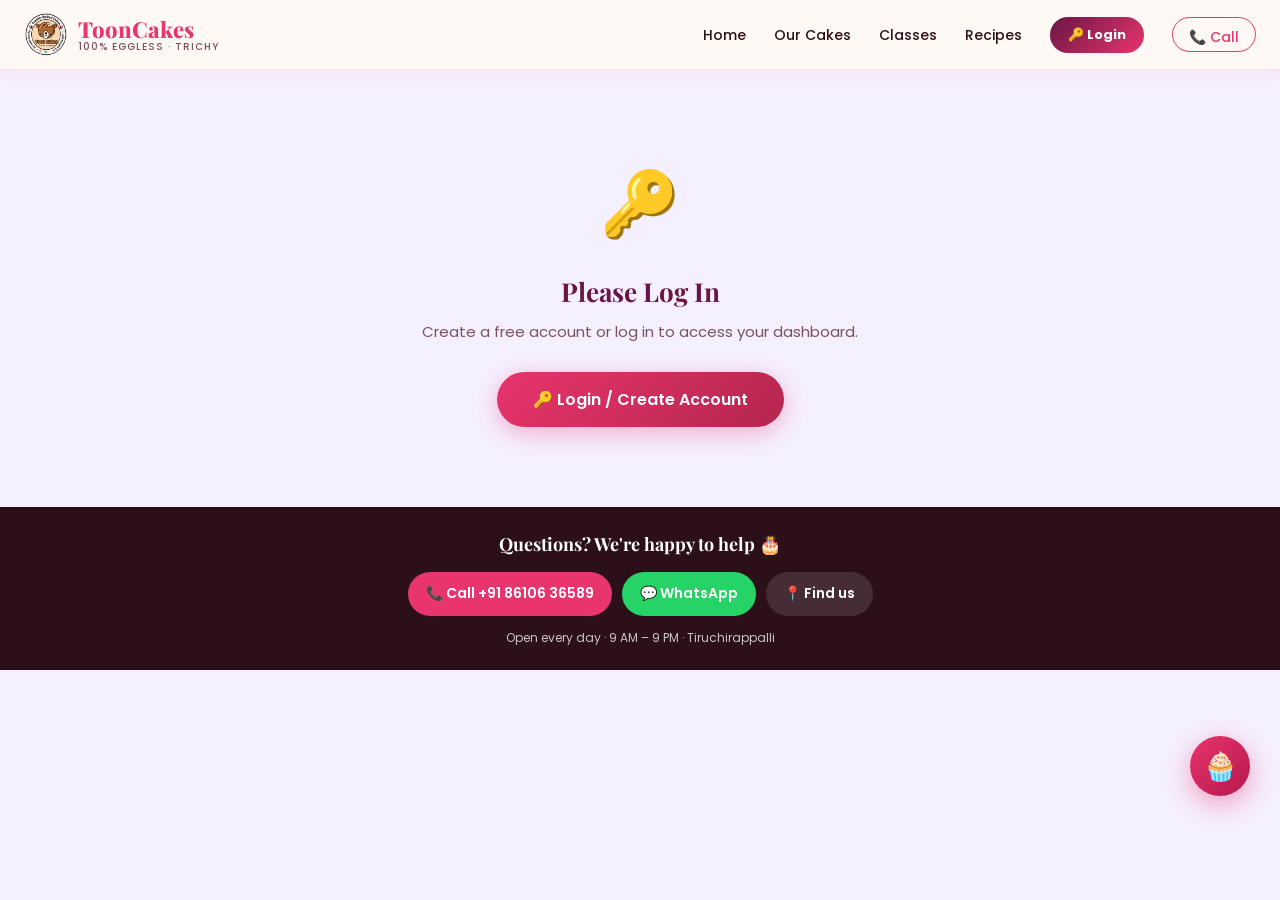
<file: user-dashboard.html>
<!DOCTYPE html>
<html lang="en">
<head>
  <meta charset="UTF-8" />
  <meta name="viewport" content="width=device-width, initial-scale=1.0" />
  <title>My Dashboard | ToonCakes</title>
  <meta name="robots" content="noindex, nofollow" />
  <link rel="stylesheet" href="style.css" />
  <link rel="stylesheet" href="https://cdnjs.cloudflare.com/ajax/libs/font-awesome/6.5.0/css/all.min.css" />
  <script src="user-auth.js"></script>
  <script src="reviews.js"></script>

  <style>
    body { background:#F5F0FF; }

    /* ── Layout ── */
    .dash-wrap {
      display:flex; gap:0; min-height:calc(100vh - 70px); max-width:1280px;
      margin:0 auto; padding:28px 20px; gap:24px; align-items:flex-start;
    }

    /* ── Sidebar ── */
    .dash-sidebar {
      width:240px; flex-shrink:0; position:sticky; top:90px;
    }
    .dash-user-card {
      background:linear-gradient(135deg,#6A1545,#E8356D);
      border-radius:18px; padding:24px 20px; text-align:center;
      color:white; margin-bottom:16px;
      box-shadow:0 8px 30px rgba(232,53,109,0.3);
    }
    .dash-avatar {
      width:72px; height:72px; border-radius:50%;
      background:rgba(255,255,255,0.25); border:3px solid rgba(255,255,255,0.6);
      display:flex; align-items:center; justify-content:center;
      font-size:28px; font-weight:800; margin:0 auto 12px; overflow:hidden;
    }
    .dash-avatar img { width:100%; height:100%; object-fit:cover; }
    .dash-user-name { font-family:'Playfair Display',serif; font-size:17px; font-weight:800; margin-bottom:3px; }
    .dash-user-email { font-size:11px; opacity:0.8; word-break:break-all; }

    .dash-nav { background:white; border-radius:16px; overflow:hidden; box-shadow:0 2px 12px rgba(0,0,0,0.06); }
    .dash-nav-item {
      display:flex; align-items:center; gap:10px; padding:13px 18px;
      font-size:14px; font-weight:600; color:#555; cursor:pointer;
      border-left:3px solid transparent; transition:all 0.2s;
      border-bottom:1px solid #f8f4fd;
    }
    .dash-nav-item:last-child { border-bottom:none; }
    .dash-nav-item:hover { background:#FDF5FF; color:var(--plum); }
    .dash-nav-item.active { background:#FDF5FF; color:var(--plum); border-left-color:var(--pink); font-weight:700; }
    .dash-nav-item .nav-badge {
      margin-left:auto; background:var(--pink); color:white;
      border-radius:50px; padding:2px 9px; font-size:11px; font-weight:700;
    }

    /* ── Content ── */
    .dash-content { flex:1; min-width:0; }
    .dash-panel { display:none; animation:fadeInUp 0.25s ease; }
    .dash-panel.active { display:block; }

    @keyframes fadeInUp { from{opacity:0;transform:translateY(10px)} to{opacity:1;transform:translateY(0)} }

    .dash-section-header {
      display:flex; align-items:center; justify-content:space-between;
      margin-bottom:20px; flex-wrap:wrap; gap:10px;
    }
    .dash-section-title {
      font-family:'Playfair Display',serif; font-size:22px; font-weight:800;
      color:var(--plum);
    }

    /* ── Overview Stats ── */
    .dash-stats {
      display:grid; grid-template-columns:repeat(3,1fr); gap:16px; margin-bottom:24px;
    }
    .dash-stat-card {
      background:white; border-radius:16px; padding:22px 18px; text-align:center;
      box-shadow:0 2px 12px rgba(0,0,0,0.06); border-top:3px solid var(--pink);
    }
    .dash-stat-card.blue  { border-top-color:#3B82F6; }
    .dash-stat-card.green { border-top-color:#22C55E; }
    .dash-stat-num { font-family:'Playfair Display',serif; font-size:32px; font-weight:800; color:var(--plum); }
    .dash-stat-lbl { font-size:11px; color:var(--text-muted); font-weight:700; text-transform:uppercase; letter-spacing:1px; margin-top:4px; }

    /* ── Course Cards (Udemy style) ── */
    .course-grid { display:grid; grid-template-columns:repeat(auto-fill,minmax(280px,1fr)); gap:20px; }
    .course-card {
      background:white; border-radius:16px; overflow:hidden;
      box-shadow:0 3px 16px rgba(0,0,0,0.08); transition:all 0.25s;
      border:2px solid transparent; cursor:pointer;
    }
    .course-card:hover { transform:translateY(-3px); box-shadow:0 8px 30px rgba(0,0,0,0.14); border-color:var(--pink-light); }
    .cc-thumb {
      height:140px; position:relative; display:flex;
      align-items:center; justify-content:center;
      background:linear-gradient(135deg,var(--plum),var(--pink));
    }
    .cc-thumb-emoji { font-size:52px; }
    .cc-thumb-img { width:100%; height:100%; object-fit:cover; display:block; }
    .cc-type-badge {
      position:absolute; top:10px; left:10px;
      background:rgba(0,0,0,0.55); color:white; border-radius:6px;
      padding:3px 10px; font-size:11px; font-weight:700; backdrop-filter:blur(4px);
    }
    .cc-price-badge {
      position:absolute; top:10px; right:10px;
      border-radius:6px; padding:3px 10px; font-size:11px; font-weight:800;
    }
    .cc-price-free { background:#DCFCE7; color:#166534; }
    .cc-price-paid { background:#FEF3C7; color:#92400E; }
    .cc-body { padding:16px; }
    .cc-title { font-weight:800; font-size:15px; color:var(--text); margin-bottom:6px; line-height:1.35; }
    .cc-meta  { font-size:12px; color:var(--text-muted); margin-bottom:10px; }
    .cc-progress-wrap { margin-bottom:8px; }
    .cc-progress-bar  { height:7px; background:#EDE9FE; border-radius:50px; overflow:hidden; margin-bottom:4px; }
    .cc-progress-fill { height:100%; background:linear-gradient(90deg,var(--pink),#FF6B9D); border-radius:50px; transition:width 0.5s ease; }
    .cc-progress-pct  { font-size:11px; color:var(--text-muted); font-weight:600; }
    .cc-access-btn {
      width:100%; padding:10px; background:linear-gradient(135deg,var(--pink),var(--pink-dark));
      color:white; border:none; border-radius:10px; font-family:'Poppins',sans-serif;
      font-size:13px; font-weight:700; cursor:pointer; transition:all 0.2s; margin-top:6px;
    }
    .cc-access-btn:hover { transform:translateY(-1px); box-shadow:0 4px 16px rgba(232,53,109,0.35); }

    /* ── Filter tabs (shared) ── */
    .filter-strip {
      display:flex; gap:8px; flex-wrap:wrap; margin-bottom:22px;
    }
    .fs-btn {
      padding:7px 18px; border-radius:50px; border:2px solid #E9E0F0;
      background:white; font-family:'Poppins',sans-serif; font-size:13px;
      font-weight:600; color:var(--text-muted); cursor:pointer; transition:all 0.2s;
    }
    .fs-btn:hover { border-color:var(--pink); color:var(--pink); }
    .fs-btn.active { background:var(--pink); border-color:var(--pink); color:white; }

    /* ── Order Cards (Ecommerce style) ── */
    .order-card {
      background:white; border-radius:16px; overflow:hidden;
      box-shadow:0 2px 14px rgba(0,0,0,0.07); margin-bottom:18px;
      border-left:5px solid var(--pink-light);
    }
    .order-card.status-placed    { border-left-color:#F59E0B; }
    .order-card.status-confirmed { border-left-color:#3B82F6; }
    .order-card.status-preparing { border-left-color:#8B5CF6; }
    .order-card.status-ready     { border-left-color:#EF4444; }
    .order-card.status-delivery  { border-left-color:#F97316; }
    .order-card.status-delivered { border-left-color:#22C55E; }
    .order-card.status-class     { border-left-color:#6A1545; }

    .oc-header {
      padding:16px 20px; background:#FDFBFF; border-bottom:1px solid #F3EEF9;
      display:flex; align-items:center; justify-content:space-between; flex-wrap:wrap; gap:8px;
    }
    .oc-id   { font-family:'Courier New',monospace; font-size:13px; font-weight:700; color:var(--plum); }
    .oc-date { font-size:12px; color:var(--text-muted); }
    .oc-status-badge {
      padding:4px 14px; border-radius:50px; font-size:11px; font-weight:800;
      text-transform:uppercase; letter-spacing:0.5px;
    }
    .sb-placed    { background:#FEF9C3; color:#854D0E; }
    .sb-confirmed { background:#DBEAFE; color:#1D4ED8; }
    .sb-preparing { background:#EDE9FE; color:#5B21B6; }
    .sb-ready     { background:#FEE2E2; color:#DC2626; }
    .sb-delivery  { background:#FEF3C7; color:#D97706; }
    .sb-delivered { background:#DCFCE7; color:#166534; }
    .sb-class     { background:#F3E8FF; color:#7C3AED; }

    .oc-body {
      padding:16px 20px; display:flex; align-items:flex-start; gap:16px; flex-wrap:wrap;
    }
    .oc-icon { font-size:36px; flex-shrink:0; }
    .oc-details { flex:1; min-width:160px; }
    .oc-items  { font-weight:700; font-size:15px; color:var(--text); margin-bottom:4px; }
    .oc-meta   { font-size:12px; color:var(--text-muted); line-height:1.6; }
    .oc-amount { font-family:'Playfair Display',serif; font-size:22px; font-weight:800; color:var(--pink); flex-shrink:0; }

    /* Status stepper */
    .oc-stepper {
      padding:14px 20px 16px; border-top:1px solid #F5F0FA;
      overflow-x:auto;
    }
    .stepper-row {
      display:flex; align-items:center; min-width:480px;
    }
    .step {
      display:flex; flex-direction:column; align-items:center; flex:1; position:relative;
    }
    .step-dot {
      width:30px; height:30px; border-radius:50%; display:flex; align-items:center;
      justify-content:center; font-size:13px; border:2px solid #E2D9F3;
      background:white; z-index:1; position:relative; flex-shrink:0;
    }
    .step.done .step-dot   { background:var(--pink); border-color:var(--pink); color:white; }
    .step.current .step-dot{ background:var(--plum); border-color:var(--plum); color:white; box-shadow:0 0 0 4px rgba(106,21,69,0.15); }
    .step-label { font-size:10px; color:var(--text-muted); margin-top:5px; text-align:center; font-weight:600; width:60px; }
    .step.done .step-label    { color:var(--pink); }
    .step.current .step-label { color:var(--plum); font-weight:800; }
    .step-line {
      flex:1; height:2px; background:#E2D9F3; margin:0 -2px; margin-bottom:18px;
    }
    .step-line.done { background:var(--pink); }

    .oc-actions { padding:14px 20px; border-top:1px solid #F5F0FA; display:flex; gap:10px; flex-wrap:wrap; }
    .oc-btn {
      padding:8px 16px; border-radius:50px; font-family:'Poppins',sans-serif;
      font-size:12px; font-weight:700; cursor:pointer; border:none; transition:all 0.2s; display:flex; align-items:center; gap:6px;
    }
    .oc-btn-wa    { background:#25D366; color:white; }
    .oc-btn-wa:hover { background:#1ebe5a; }
    .oc-btn-access { background:linear-gradient(135deg,var(--plum),var(--pink-dark)); color:white; }
    .oc-btn-access:hover { transform:translateY(-1px); }
    .oc-btn-sec   { background:var(--cream-dark); color:var(--text-muted); }
    .oc-btn-sec:hover { color:var(--text); }

    /* ── Profile form ── */
    .profile-card {
      background:white; border-radius:18px; padding:28px;
      box-shadow:0 2px 12px rgba(0,0,0,0.06); margin-bottom:20px;
    }
    .profile-card h3 {
      font-family:'Playfair Display',serif; font-size:18px; color:var(--plum);
      margin-bottom:18px; padding-bottom:12px; border-bottom:2px solid var(--pink-light);
    }
    .profile-avatar-section {
      display:flex; align-items:center; gap:20px; margin-bottom:24px; flex-wrap:wrap;
    }
    .profile-big-avatar {
      width:90px; height:90px; border-radius:50%; overflow:hidden; flex-shrink:0;
      background:linear-gradient(135deg,var(--plum),var(--pink));
      display:flex; align-items:center; justify-content:center;
      font-size:36px; font-weight:800; color:white; border:4px solid var(--pink-light);
    }
    .profile-big-avatar img { width:100%; height:100%; object-fit:cover; }

    /* ── Course Access Modal ── */
    .course-modal-overlay {
      position:fixed; inset:0; background:rgba(10,3,22,0.75);
      backdrop-filter:blur(6px); z-index:8000; display:none;
      align-items:flex-start; justify-content:center; padding:20px;
      overflow-y:auto;
    }
    .course-modal-overlay.open { display:flex; }
    .course-modal-box {
      background:white; border-radius:22px; width:100%; max-width:820px;
      box-shadow:0 24px 80px rgba(0,0,0,0.4); overflow:hidden; margin:auto;
    }
    .cm-header {
      background:linear-gradient(135deg,var(--plum),var(--pink-dark));
      padding:22px 28px; color:white; display:flex; align-items:center; justify-content:space-between; gap:12px;
    }
    .cm-title { font-family:'Playfair Display',serif; font-size:20px; font-weight:800; }
    .cm-close { background:rgba(255,255,255,0.2); border:none; color:white; width:36px; height:36px; border-radius:50%; font-size:18px; cursor:pointer; flex-shrink:0; transition:all 0.2s; }
    .cm-close:hover { background:rgba(255,255,255,0.35); }
    .cm-body { padding:24px 28px; max-height:75vh; overflow-y:auto; }

    /* ── Empty states ── */
    .dash-empty {
      background:white; border-radius:18px; padding:60px 20px; text-align:center;
      box-shadow:0 2px 12px rgba(0,0,0,0.05);
    }
    .dash-empty-icon { font-size:60px; margin-bottom:14px; display:block; }
    .dash-empty h3   { font-family:'Playfair Display',serif; font-size:20px; color:var(--plum); margin-bottom:8px; }
    .dash-empty p    { font-size:14px; color:var(--text-muted); max-width:340px; margin:0 auto 20px; }

    /* ── Recent list (overview) ── */
    .recent-row {
      display:flex; align-items:center; gap:12px; padding:12px 0;
      border-bottom:1px solid var(--cream-dark);
    }
    .recent-row:last-child { border-bottom:none; }
    .recent-icon { font-size:24px; flex-shrink:0; }
    .recent-body { flex:1; min-width:0; }
    .recent-name { font-weight:700; font-size:14px; white-space:nowrap; overflow:hidden; text-overflow:ellipsis; }
    .recent-meta { font-size:12px; color:var(--text-muted); }
    .recent-badge { font-size:11px; font-weight:700; padding:3px 10px; border-radius:50px; flex-shrink:0; }

    /* ── Mobile tabs ── */
    .mobile-tab-bar {
      display:none; gap:0; overflow-x:auto; background:white;
      border-radius:14px; box-shadow:0 2px 12px rgba(0,0,0,0.06);
      margin-bottom:20px;
    }
    .mtb-btn {
      flex:1; min-width:80px; padding:11px 8px; border:none; background:none;
      font-family:'Poppins',sans-serif; font-size:12px; font-weight:600;
      color:var(--text-muted); cursor:pointer; border-bottom:2px solid transparent;
      transition:all 0.2s; white-space:nowrap; display:flex; flex-direction:column;
      align-items:center; gap:3px;
    }
    .mtb-btn.active { color:var(--pink); border-bottom-color:var(--pink); }
    .mtb-btn span   { font-size:18px; }

    @media (max-width:768px) {
      .dash-wrap { flex-direction:column; padding:16px 12px; gap:12px; }
      .dash-sidebar { width:100%; position:static; }
      .dash-user-card { padding:18px; }
      .dash-nav { display:none; }
      .mobile-tab-bar { display:flex; }
      .dash-stats { grid-template-columns:1fr 1fr; }
      .course-grid { grid-template-columns:1fr; }
    }
  </style>
</head>
<body>

<!-- ====== NAV ====== -->
<nav class="navbar">
  <a href="index.html" class="nav-logo">
    <span class="logo-icon"><img src="Toon%20Cakes%20Logo.png" alt="ToonCakes Logo" /></span>
    <span class="logo-text">
      <span class="logo-name">ToonCakes</span>
      <span class="logo-tag">100% Eggless · Trichy</span>
    </span>
  </a>
  <ul class="nav-links">
    <li><a href="index.html">Home</a></li>
    <li><a href="cakes.html">Our Cakes</a></li>
    <li><a href="classes.html">Classes</a></li>
    <li><a href="recipes.html">Recipes</a></li>
    <li>
      <button id="tcUserNavBtn"
              style="background:linear-gradient(135deg,#6A1545,#E8356D);color:white;border:none;
                     border-radius:50px;padding:8px 18px;font-size:13px;font-weight:700;
                     cursor:pointer;font-family:'Poppins',sans-serif;display:flex;align-items:center;gap:5px;">
        👤 My Account
      </button>
    </li>
  </ul>
  <button class="hamburger" onclick="document.getElementById('mobileNav').classList.toggle('open')">
    <span></span><span></span><span></span>
  </button>
</nav>
<div class="mobile-nav" id="mobileNav">
  <a href="index.html">🏠 Home</a>
  <a href="cakes.html">🎂 Cakes</a>
  <a href="classes.html">🎓 Classes</a>
  <a href="recipes.html">📹 Recipes</a>
</div>

<!-- ====== DASHBOARD ====== -->
<div class="dash-wrap" id="dashWrap" style="display:none;">

  <!-- ── Sidebar ── -->
  <aside class="dash-sidebar">
    <div class="dash-user-card">
      <div class="dash-avatar" id="sideAvatar">👤</div>
      <div class="dash-user-name" id="sideUserName">Loading…</div>
      <div class="dash-user-email" id="sideUserEmail"></div>
    </div>

    <nav class="dash-nav">
      <div class="dash-nav-item active" onclick="switchTab('overview')" id="dnavOverview">
        🏠 Overview
      </div>
      <div class="dash-nav-item" onclick="switchTab('courses')" id="dnavCourses">
        📚 My Courses
        <span class="nav-badge" id="navBadgeCourses" style="display:none;">0</span>
      </div>
      <div class="dash-nav-item" onclick="switchTab('orders')" id="dnavOrders">
        📦 My Orders
        <span class="nav-badge" id="navBadgeOrders" style="display:none;">0</span>
      </div>
      <div class="dash-nav-item" onclick="switchTab('profile')" id="dnavProfile">
        👤 My Profile
      </div>
      <div class="dash-nav-item" onclick="TC_AUTH.logout()"
           style="color:#dc2626; border-top:2px solid #f5f0fa; margin-top:4px;">
        🚪 Logout
      </div>
    </nav>
  </aside>

  <!-- ── Content ── -->
  <main class="dash-content">

    <!-- Mobile tab bar -->
    <div class="mobile-tab-bar">
      <button class="mtb-btn active" onclick="switchTab('overview')" id="mtbOverview"><span>🏠</span>Overview</button>
      <button class="mtb-btn" onclick="switchTab('courses')"  id="mtbCourses"> <span>📚</span>Courses</button>
      <button class="mtb-btn" onclick="switchTab('orders')"   id="mtbOrders">  <span>📦</span>Orders</button>
      <button class="mtb-btn" onclick="switchTab('profile')"  id="mtbProfile"> <span>👤</span>Profile</button>
    </div>

    <!-- ======================== OVERVIEW ======================== -->
    <div class="dash-panel active" id="dpanel-overview">
      <div class="dash-section-header">
        <div>
          <div class="dash-section-title" id="overviewGreeting">Welcome back! 👋</div>
          <p style="font-size:13px;color:var(--text-muted);margin-top:4px;">Here's a summary of your ToonCakes activity.</p>
        </div>
      </div>

      <!-- Stats -->
      <div class="dash-stats">
        <div class="dash-stat-card">
          <div class="dash-stat-num" id="statEnrolled">0</div>
          <div class="dash-stat-lbl">📚 Courses Enrolled</div>
        </div>
        <div class="dash-stat-card blue">
          <div class="dash-stat-num" id="statOrders">0</div>
          <div class="dash-stat-lbl">📦 Orders Placed</div>
        </div>
        <div class="dash-stat-card green">
          <div class="dash-stat-num" id="statSpent">₹0</div>
          <div class="dash-stat-lbl">💰 Total Spent</div>
        </div>
      </div>

      <!-- Recent Courses + Recent Orders side-by-side -->
      <div style="display:grid;grid-template-columns:1fr 1fr;gap:20px;">
        <div style="background:white;border-radius:16px;padding:22px;box-shadow:0 2px 12px rgba(0,0,0,0.06);">
          <div style="display:flex;align-items:center;justify-content:space-between;margin-bottom:16px;">
            <h4 style="font-family:'Playfair Display',serif;font-size:16px;color:var(--plum);">📚 Recent Courses</h4>
            <a href="#" onclick="switchTab('courses');return false;" style="font-size:12px;color:var(--pink);font-weight:600;text-decoration:none;">View all →</a>
          </div>
          <div id="recentCourses"><p style="font-size:13px;color:var(--text-muted);padding:20px 0;text-align:center;">No courses yet</p></div>
        </div>
        <div style="background:white;border-radius:16px;padding:22px;box-shadow:0 2px 12px rgba(0,0,0,0.06);">
          <div style="display:flex;align-items:center;justify-content:space-between;margin-bottom:16px;">
            <h4 style="font-family:'Playfair Display',serif;font-size:16px;color:var(--plum);">📦 Recent Orders</h4>
            <a href="#" onclick="switchTab('orders');return false;" style="font-size:12px;color:var(--pink);font-weight:600;text-decoration:none;">View all →</a>
          </div>
          <div id="recentOrders"><p style="font-size:13px;color:var(--text-muted);padding:20px 0;text-align:center;">No orders yet</p></div>
        </div>
      </div>
    </div>

    <!-- ======================== MY COURSES ======================== -->
    <div class="dash-panel" id="dpanel-courses">
      <div class="dash-section-header">
        <div class="dash-section-title">📚 My Courses</div>
        <a href="classes.html" class="btn btn-primary" style="padding:9px 20px;font-size:13px;">+ Enrol in a Class</a>
      </div>

      <div class="filter-strip">
        <button class="fs-btn active" onclick="filterCourses('all',this)">All</button>
        <button class="fs-btn" onclick="filterCourses('class',this)">🎓 Classes</button>
        <button class="fs-btn" onclick="filterCourses('recipe',this)">📹 Recipes</button>
        <button class="fs-btn" onclick="filterCourses('free',this)">🆓 Free</button>
        <button class="fs-btn" onclick="filterCourses('paid',this)">💰 Paid</button>
      </div>

      <div class="course-grid" id="coursesGrid">
        <!-- Rendered by JS -->
      </div>
      <div id="coursesEmpty" class="dash-empty" style="display:none;">
        <span class="dash-empty-icon">📚</span>
        <h3>No Courses Yet</h3>
        <p>Enrol in a baking class or get a recipe PDF to see it here.</p>
        <div style="display:flex;gap:12px;justify-content:center;flex-wrap:wrap;">
          <a href="classes.html" class="btn btn-primary">🎓 Browse Classes</a>
          <a href="recipes.html" class="btn btn-secondary">📹 Browse Recipes</a>
        </div>
      </div>
    </div>

    <!-- ======================== MY ORDERS ======================== -->
    <div class="dash-panel" id="dpanel-orders">
      <div class="dash-section-header">
        <div class="dash-section-title">📦 My Orders</div>
        <a href="cakes.html" class="btn btn-primary" style="padding:9px 20px;font-size:13px;">🎂 Order a Cake</a>
      </div>

      <div class="filter-strip">
        <button class="fs-btn active" onclick="filterOrders('all',this)">All</button>
        <button class="fs-btn" onclick="filterOrders('active',this)">🔄 Active</button>
        <button class="fs-btn" onclick="filterOrders('delivered',this)">✅ Delivered</button>
        <button class="fs-btn" onclick="filterOrders('cake',this)">🎂 Cakes</button>
        <button class="fs-btn" onclick="filterOrders('class',this)">🎓 Classes</button>
      </div>

      <div id="ordersGrid">
        <!-- Rendered by JS -->
      </div>
      <div id="ordersEmpty" class="dash-empty" style="display:none;">
        <span class="dash-empty-icon">📦</span>
        <h3>No Orders Yet</h3>
        <p>Your cake and dessert orders will appear here once you place them.</p>
        <div style="display:flex;gap:12px;justify-content:center;flex-wrap:wrap;">
          <a href="cakes.html" class="btn btn-primary">🎂 Order a Cake</a>
          <a href="desserts.html" class="btn btn-secondary">🍮 Explore Desserts</a>
        </div>
      </div>
    </div>

    <!-- ======================== PROFILE ======================== -->
    <div class="dash-panel" id="dpanel-profile">
      <div class="dash-section-title" style="margin-bottom:20px;">👤 My Profile</div>

      <div class="profile-card">
        <h3>Profile Details</h3>
        <div class="profile-avatar-section">
          <div class="profile-big-avatar" id="profileAvatar">👤</div>
          <div>
            <div style="font-family:'Playfair Display',serif;font-size:18px;font-weight:800;color:var(--plum);" id="profileName">—</div>
            <div style="font-size:13px;color:var(--text-muted);margin-top:3px;" id="profileEmail">—</div>
            <div style="font-size:12px;color:var(--text-muted);margin-top:2px;" id="profileJoined">—</div>
          </div>
        </div>
        <div style="display:grid;grid-template-columns:1fr 1fr;gap:16px;">
          <div class="form-group">
            <label class="form-label">Full Name</label>
            <input type="text" class="form-control" id="editName" placeholder="Your name" />
          </div>
          <div class="form-group">
            <label class="form-label">WhatsApp Number</label>
            <input type="tel" class="form-control" id="editPhone" placeholder="+91 XXXXX XXXXX" />
          </div>
        </div>
        <button onclick="saveProfile()" class="btn btn-primary" style="padding:11px 28px;margin-top:8px;">💾 Save Profile</button>
        <div id="profileSaved" style="display:none;margin-top:10px;color:#22C55E;font-weight:600;font-size:13px;">✅ Profile updated!</div>
      </div>

      <div class="profile-card">
        <h3>Change Password</h3>
        <p style="font-size:13px;color:var(--text-muted);margin-bottom:16px;">Leave blank to keep your current password. Not available for Google sign-in accounts.</p>
        <div style="display:grid;grid-template-columns:1fr 1fr;gap:16px;">
          <div class="form-group">
            <label class="form-label">New Password</label>
            <input type="password" class="form-control" id="newPw" placeholder="Min 6 characters" />
          </div>
          <div class="form-group">
            <label class="form-label">Confirm New Password</label>
            <input type="password" class="form-control" id="newPwConfirm" placeholder="Repeat password" />
          </div>
        </div>
        <button onclick="changePassword()" class="btn btn-secondary" style="padding:11px 28px;margin-top:8px;">🔒 Change Password</button>
        <div id="pwMsg" style="display:none;margin-top:10px;font-weight:600;font-size:13px;"></div>
      </div>

      <div class="profile-card" style="border:2px solid #FEE2E2;background:#FFF5F5;">
        <h3 style="color:#DC2626;">⚠️ Danger Zone</h3>
        <p style="font-size:13px;color:var(--text-muted);margin-bottom:16px;">Log out from your ToonCakes account on this browser.</p>
        <button onclick="TC_AUTH.logout()" class="btn" style="background:#FEE2E2;color:#DC2626;padding:10px 22px;">🚪 Logout</button>
      </div>
    </div>

  </main>
</div>

<!-- Not-logged-in message -->
<div id="notLoggedIn" style="display:none;text-align:center;padding:80px 20px;">
  <div style="font-size:64px;margin-bottom:16px;">🔑</div>
  <h2 style="font-family:'Playfair Display',serif;color:var(--plum);font-size:26px;margin-bottom:10px;">Please Log In</h2>
  <p style="font-size:15px;color:var(--text-muted);margin-bottom:28px;">Create a free account or log in to access your dashboard.</p>
  <a href="user-login.html?return=user-dashboard.html" class="btn btn-primary" style="padding:14px 36px;font-size:16px;">🔑 Login / Create Account</a>
</div>

<!-- ======================== COURSE ACCESS MODAL ======================== -->
<div class="course-modal-overlay" id="courseModal">
  <div class="course-modal-box">
    <div class="cm-header">
      <div>
        <div style="font-size:11px;opacity:0.75;margin-bottom:3px;" id="cmBadge">🎓 Class</div>
        <div class="cm-title" id="cmTitle">Course Title</div>
        <div style="font-size:12px;opacity:0.75;margin-top:3px;" id="cmSub"></div>
      </div>
      <button class="cm-close" onclick="closeCourseModal()">✕</button>
    </div>
    <div class="cm-body" id="cmBody">
      <!-- Content rendered by JS -->
    </div>
  </div>
</div>

<script>
'use strict';

// ── Auth guard ──────────────────────────────────────────────────────────────
document.addEventListener('DOMContentLoaded', function() {
  if (!TC_AUTH.isLoggedIn()) {
    document.getElementById('notLoggedIn').style.display = 'block';
    return;
  }
  initDashboard();
});

// ── Init ────────────────────────────────────────────────────────────────────
function initDashboard() {
  const u = TC_AUTH.getUser();
  document.getElementById('dashWrap').style.display = 'flex';

  // Populate sidebar user info
  const avatarEl = document.getElementById('sideAvatar');
  if (u.avatar) {
    avatarEl.innerHTML = `<img src="${u.avatar}" alt="${u.name}" />`;
  } else {
    avatarEl.textContent = u.name.charAt(0).toUpperCase();
  }
  document.getElementById('sideUserName').textContent  = u.name;
  document.getElementById('sideUserEmail').textContent = u.email;

  // Populate profile panel
  const profileAvEl = document.getElementById('profileAvatar');
  if (u.avatar) {
    profileAvEl.innerHTML = `<img src="${u.avatar}" alt="${u.name}" />`;
  } else {
    profileAvEl.textContent = u.name.charAt(0).toUpperCase();
  }
  document.getElementById('profileName').textContent = u.name;
  document.getElementById('profileEmail').textContent = u.email;
  const users = JSON.parse(localStorage.getItem('tc_users') || '[]');
  const userRec = users.find(x => x.email.toLowerCase() === u.email.toLowerCase());
  document.getElementById('profileJoined').textContent = userRec
    ? 'Member since ' + new Date(userRec.createdAt).toLocaleDateString('en-IN', {day:'numeric',month:'long',year:'numeric'})
    : '';
  document.getElementById('editName').value  = u.name;
  document.getElementById('editPhone').value = u.phone || '';

  // Open tab from URL param
  const tab = new URLSearchParams(window.location.search).get('tab') || 'overview';
  switchTab(tab);
}

// ── Tab switcher ────────────────────────────────────────────────────────────
function switchTab(tab) {
  ['overview','courses','orders','profile'].forEach(function(t) {
    document.getElementById('dpanel-' + t).classList.toggle('active', t === tab);
    // Desktop nav
    var dn = document.getElementById('dnav' + t.charAt(0).toUpperCase() + t.slice(1));
    if (dn) dn.classList.toggle('active', t === tab);
    // Mobile tab
    var mt = document.getElementById('mtb' + t.charAt(0).toUpperCase() + t.slice(1));
    if (mt) mt.classList.toggle('active', t === tab);
  });
  if (tab === 'overview')  renderOverview();
  if (tab === 'courses')   renderCourses('all');
  if (tab === 'orders')    renderOrders('all');
  // Update URL without reload
  window.history.replaceState({}, '', '?tab=' + tab);
}

// ── Overview ────────────────────────────────────────────────────────────────
function renderOverview() {
  const enrollments = TC_AUTH.getEnrollments();
  const orders      = TC_AUTH.getUserOrders();
  const u           = TC_AUTH.getUser();

  document.getElementById('overviewGreeting').textContent = 'Welcome back, ' + u.name.split(' ')[0] + '! 👋';
  document.getElementById('statEnrolled').textContent = enrollments.length;
  document.getElementById('statOrders').textContent   = orders.length;
  const spent = orders.reduce(function(s,o){ return s + (o.amount || 0); }, 0);
  document.getElementById('statSpent').textContent    = '₹' + spent.toLocaleString('en-IN');

  // Nav badges
  var bc = document.getElementById('navBadgeCourses');
  var bo = document.getElementById('navBadgeOrders');
  if (enrollments.length) { bc.textContent = enrollments.length; bc.style.display = 'inline'; } else { bc.style.display = 'none'; }
  if (orders.length)      { bo.textContent = orders.length;      bo.style.display = 'inline'; } else { bo.style.display = 'none'; }

  // Recent courses (last 3)
  var rcEl = document.getElementById('recentCourses');
  var recent3 = enrollments.slice().sort(function(a,b){ return new Date(b.enrolledAt)-new Date(a.enrolledAt); }).slice(0,3);
  rcEl.innerHTML = recent3.length ? recent3.map(function(e) {
    return '<div class="recent-row">' +
      '<div class="recent-icon">' + (e.type === 'recipe' ? '📹' : '🎓') + '</div>' +
      '<div class="recent-body">' +
        '<div class="recent-name">' + escH(e.itemName) + '</div>' +
        '<div class="recent-meta">Enrolled ' + fmtDate(e.enrolledAt) + '</div>' +
      '</div>' +
      '<span class="recent-badge ' + (e.isFree ? 'mm-badge-free' : 'mm-badge-paid') + '">' + (e.isFree ? 'FREE' : '₹' + (e.price||0)) + '</span>' +
    '</div>';
  }).join('') : '<p style="font-size:13px;color:var(--text-muted);padding:16px 0;text-align:center;">No courses yet</p>';

  // Recent orders (last 3)
  var roEl = document.getElementById('recentOrders');
  var recentO = orders.slice().sort(function(a,b){ return new Date(b.orderDate)-new Date(a.orderDate); }).slice(0,3);
  roEl.innerHTML = recentO.length ? recentO.map(function(o) {
    var { cls, label } = statusInfo(o.status);
    return '<div class="recent-row">' +
      '<div class="recent-icon">' + typeIcon(o.type) + '</div>' +
      '<div class="recent-body">' +
        '<div class="recent-name">' + escH(o.items || 'ToonCakes Order') + '</div>' +
        '<div class="recent-meta">' + fmtDate(o.orderDate) + ' · #' + escH(o.id) + '</div>' +
      '</div>' +
      '<span class="recent-badge ' + cls + '">' + escH(o.status || 'Placed') + '</span>' +
    '</div>';
  }).join('') : '<p style="font-size:13px;color:var(--text-muted);padding:16px 0;text-align:center;">No orders yet</p>';
}

// ── Courses ─────────────────────────────────────────────────────────────────
var _courseFilter = 'all';
function filterCourses(f, btn) {
  _courseFilter = f;
  document.querySelectorAll('#dpanel-courses .fs-btn').forEach(function(b){ b.classList.remove('active'); });
  if (btn) btn.classList.add('active');
  renderCourses(f);
}
function renderCourses(filter) {
  var all = TC_AUTH.getEnrollments();
  var list = all.filter(function(e) {
    if (filter === 'class')  return e.type === 'class';
    if (filter === 'recipe') return e.type === 'recipe';
    if (filter === 'free')   return e.isFree;
    if (filter === 'paid')   return !e.isFree;
    return true;
  });
  var grid  = document.getElementById('coursesGrid');
  var empty = document.getElementById('coursesEmpty');
  if (!list.length) { grid.innerHTML = ''; empty.style.display = 'block'; return; }
  empty.style.display = 'none';
  grid.innerHTML = list.map(function(e) {
    var isRecipe = e.type === 'recipe';
    var bg = isRecipe
      ? 'linear-gradient(135deg,#0F2460,#1E40AF)'
      : 'linear-gradient(135deg,#6A1545,#E8356D)';
    var pct = e.progress || 0;
    var thumb = e.itemImage
      ? '<img class="cc-thumb-img" src="' + e.itemImage + '" alt="' + escH(e.itemName) + '" />'
      : '<div class="cc-thumb-emoji">' + (isRecipe ? '📹' : '🎓') + '</div>';
    return '<div class="course-card" onclick="openCourseModal(\'' + escH(e.id) + '\')">' +
      '<div class="cc-thumb" style="background:' + bg + '">' +
        thumb +
        '<span class="cc-type-badge">' + (isRecipe ? '📹 Recipe' : '🎓 Class') + '</span>' +
        '<span class="cc-price-badge ' + (e.isFree ? 'cc-price-free' : 'cc-price-paid') + '">' +
          (e.isFree ? '🆓 FREE' : '₹' + (e.price||0)) +
        '</span>' +
      '</div>' +
      '<div class="cc-body">' +
        '<div class="cc-title">' + escH(e.itemName) + '</div>' +
        (function(){ var rs = tcRatingSummary(e.type, e.itemId); return rs.count > 0 ? '<div style="display:flex;align-items:center;gap:5px;margin-bottom:5px;">' + tcStarsHtml(rs.avg,13) + '<span style="font-size:12px;color:#6B7280;font-weight:600;">' + rs.avg + '</span><span style="font-size:11px;color:#9CA3AF;">(' + rs.count + ')</span></div>' : '<div style="font-size:11px;color:#9CA3AF;margin-bottom:5px;">No reviews yet</div>'; })() +
        '<div class="cc-meta">📅 Enrolled ' + fmtDate(e.enrolledAt) + '</div>' +
        '<div class="cc-progress-wrap">' +
          '<div class="cc-progress-bar"><div class="cc-progress-fill" style="width:' + pct + '%;"></div></div>' +
          '<div class="cc-progress-pct">' + pct + '% complete</div>' +
        '</div>' +
        '<button class="cc-access-btn">▶ ' + (pct > 0 ? 'Continue Learning' : 'Start Course') + '</button>' +
      '</div>' +
    '</div>';
  }).join('');
}

// ── Orders ──────────────────────────────────────────────────────────────────
var _orderFilter = 'all';
function filterOrders(f, btn) {
  _orderFilter = f;
  document.querySelectorAll('#dpanel-orders .fs-btn').forEach(function(b){ b.classList.remove('active'); });
  if (btn) btn.classList.add('active');
  renderOrders(f);
}
function renderOrders(filter) {
  var all = TC_AUTH.getUserOrders().sort(function(a,b){ return new Date(b.orderDate)-new Date(a.orderDate); });
  var list = all.filter(function(o) {
    if (filter === 'active')    return o.status !== 'Delivered' && o.status !== 'Cancelled';
    if (filter === 'delivered') return o.status === 'Delivered';
    if (filter === 'cake')      return !o.type || o.type === 'order' || o.type === 'cake';
    if (filter === 'class')     return o.type === 'class' || o.type === 'recipe';
    return true;
  });
  var grid  = document.getElementById('ordersGrid');
  var empty = document.getElementById('ordersEmpty');
  if (!list.length) { grid.innerHTML = ''; empty.style.display = 'block'; return; }
  empty.style.display = 'none';
  grid.innerHTML = list.map(buildOrderCard).join('');
}

function buildOrderCard(o) {
  var si = statusInfo(o.status);
  var isCourse = o.type === 'class' || o.type === 'recipe';
  var steps = isCourse
    ? ['Order Placed','Confirmed','Access Granted']
    : ['Order Placed','Confirmed','Being Prepared','Ready for Pickup','Delivered'];
  var stepIcons = isCourse
    ? ['📬','✅','🔓']
    : ['📬','✅','👩‍🍳','🛍️','🎉'];
  var curIdx = steps.indexOf(o.status);
  if (curIdx === -1) curIdx = o.status === 'Out for Delivery' ? 4 : 0;

  var stepperHtml = '<div class="stepper-row">';
  steps.forEach(function(s, i) {
    var cls = i < curIdx ? 'done' : i === curIdx ? 'current' : '';
    stepperHtml += '<div class="step ' + cls + '">' +
      '<div class="step-dot">' + stepIcons[i] + '</div>' +
      '<div class="step-label">' + s.replace('Order Placed','Placed').replace('Being Prepared','Preparing').replace('Ready for Pickup','Ready').replace('Access Granted','Access') + '</div>' +
    '</div>';
    if (i < steps.length - 1) {
      stepperHtml += '<div class="step-line ' + (i < curIdx ? 'done' : '') + '"></div>';
    }
  });
  stepperHtml += '</div>';

  var enrollId = '';
  if (isCourse) {
    var enrs = TC_AUTH.getEnrollments();
    var match = enrs.find(function(e){ return e.paymentRef === o.id || e.itemId === o.courseId; });
    if (match) enrollId = match.id;
  }

  return '<div class="order-card status-' + si.key + '">' +
    '<div class="oc-header">' +
      '<div>' +
        '<div class="oc-id">#' + escH(o.id) + '</div>' +
        '<div class="oc-date">🗓 ' + fmtDate(o.orderDate) + '</div>' +
      '</div>' +
      '<span class="oc-status-badge ' + si.cls + '">' + escH(o.status || 'Order Placed') + '</span>' +
    '</div>' +
    '<div class="oc-body">' +
      '<div class="oc-icon">' + typeIcon(o.type) + '</div>' +
      '<div class="oc-details">' +
        '<div class="oc-items">' + escH(o.items || 'ToonCakes Order') + '</div>' +
        '<div class="oc-meta">' +
          (o.occasion ? '🎉 ' + escH(o.occasion) + ' &nbsp;|&nbsp; ' : '') +
          (o.date ? '📅 Event: ' + escH(o.date) + ' &nbsp;|&nbsp; ' : '') +
          (o.payMethod ? '💳 ' + escH(o.payMethod) : '') +
        '</div>' +
        (o.name ? '<div class="oc-meta" style="margin-top:3px;">👤 ' + escH(o.name) + (o.phone ? ' · 📞 ' + escH(o.phone) : '') + '</div>' : '') +
      '</div>' +
      '<div class="oc-amount">₹' + (o.amount||0).toLocaleString('en-IN') + '</div>' +
    '</div>' +
    '<div class="oc-stepper">' + stepperHtml + '</div>' +
    '<div class="oc-actions">' +
      '<button class="oc-btn oc-btn-wa" onclick="orderSupport(\'' + escH(o.id) + '\',\'' + escH(o.items||'') + '\')">💬 WhatsApp Support</button>' +
      (isCourse && enrollId ? '<button class="oc-btn oc-btn-access" onclick="openCourseModal(\'' + enrollId + '\')">▶ Access Course</button>' : '') +
      (!isCourse ? '<button class="oc-btn oc-btn-sec" onclick="trackOrder(\'' + escH(o.id) + '\')">🔍 Track Order</button>' : '') +
    '</div>' +
  '</div>';
}

function orderSupport(orderId, items) {
  var wa = localStorage.getItem('tc_owner_whatsapp') || '918610636589';
  var msg = '🙏 Hi ToonCakes! I have a query about my order:\n\nOrder ID: #' + orderId + '\nItems: ' + items + '\n\nPlease help!';
  window.open('https://wa.me/' + wa + '?text=' + encodeURIComponent(msg), '_blank');
}

function trackOrder(orderId) {
  var orders = TC_AUTH.getUserOrders();
  var o = orders.find(function(x){ return x.id === orderId; });
  if (!o) return;
  var history = o.statusHistory || [{ status: o.status || 'Order Placed', time: o.orderDate }];
  var msg = 'Order #' + orderId + '\n\n';
  history.forEach(function(h){ msg += '✅ ' + h.status + '\n   ' + fmtDate(h.time) + '\n'; });
  alert(msg);
}

// ── Course Access Modal ──────────────────────────────────────────────────────
function openCourseModal(enrollId) {
  var enrs = TC_AUTH.getEnrollments();
  var enr  = enrs.find(function(e){ return e.id === enrollId; });
  if (!enr) return;

  // Look up full item data from menu
  var menuKey = enr.type === 'recipe' ? 'tc_menu_recipes' : 'tc_menu_classes';
  var menuList = JSON.parse(localStorage.getItem(menuKey) || '[]');
  var item = menuList.find(function(x){ return x.id === enr.itemId; });

  document.getElementById('cmBadge').textContent = enr.type === 'recipe' ? '📹 Recipe' : '🎓 Class';
  document.getElementById('cmTitle').textContent = enr.itemName;
  document.getElementById('cmSub').textContent   = item && item.duration ? '⏱ ' + item.duration : '';

  var html = '';

  // Progress update bar
  html += '<div style="background:#F5F0FF;border-radius:12px;padding:14px 18px;margin-bottom:22px;display:flex;align-items:center;gap:14px;">' +
    '<div style="flex:1;">' +
      '<div style="font-size:13px;font-weight:700;color:var(--plum);margin-bottom:6px;">Your Progress</div>' +
      '<div style="height:8px;background:#E5DCFF;border-radius:50px;overflow:hidden;">' +
        '<div style="height:100%;background:linear-gradient(90deg,var(--pink),#FF6B9D);border-radius:50px;width:' + (enr.progress||0) + '%;transition:width 0.5s;"></div>' +
      '</div>' +
      '<div style="font-size:11px;color:var(--text-muted);margin-top:4px;">' + (enr.progress||0) + '% complete</div>' +
    '</div>' +
    '<div style="display:flex;gap:6px;">' +
      '<button onclick="updateProgress(\'' + enrollId + '\',25)" class="mm-btn mm-btn-edit" style="font-size:11px;">+25%</button>' +
      '<button onclick="updateProgress(\'' + enrollId + '\',100)" class="mm-btn mm-btn-vis" style="font-size:11px;">✅ Done</button>' +
    '</div>' +
  '</div>';

  if (item) {
    var videos = item.videos || [];
    var pdfs   = item.pdfs   || [];
    var pdfUrl = item.pdfUrl || item.pdf || '';

    if (videos.length) {
      html += '<h4 style="font-size:16px;font-weight:800;color:var(--plum);margin-bottom:14px;">📹 Course Videos</h4>';
      html += '<div style="display:flex;flex-direction:column;gap:12px;margin-bottom:24px;">';
      videos.forEach(function(v, i) {
        var ytId = (v.url||'').match(/(?:v=|youtu\.be\/)([A-Za-z0-9_-]{11})/);
        /* Don't show a raw URL as the video title */
        var vTitle = (v.title && !v.title.startsWith('http')) ? v.title : ('Video ' + (i+1));
        if (ytId) {
          html += '<div style="border-radius:12px;overflow:hidden;border:2px solid #F3F4F6;margin-bottom:2px;">' +
            '<div style="background:#F9FAFB;padding:10px 14px;font-weight:700;font-size:14px;color:var(--plum);">▶ ' + escH(vTitle) + '</div>' +
            '<div style="position:relative;padding-bottom:56.25%;height:0;overflow:hidden;">' +
            '<iframe src="https://www.youtube.com/embed/' + ytId[1] + '?rel=0" style="position:absolute;top:0;left:0;width:100%;height:100%;border:none;" allowfullscreen loading="lazy"></iframe>' +
            '</div></div>' +
            '<a href="' + escH(v.url) + '" target="_blank" rel="noopener" ' +
            'style="display:flex;align-items:center;gap:8px;padding:7px 14px;font-size:11px;color:#6B7280;' +
            'text-decoration:none;margin-bottom:12px;background:#F9FAFB;border:2px solid #F3F4F6;' +
            'border-top:none;border-radius:0 0 12px 12px;">' +
            '▶ Can\'t play? Watch on YouTube <span style="margin-left:auto;color:#E8356D;font-weight:700;">↗</span></a>';
        } else {
          html += '<a href="' + escH(v.url) + '" target="_blank" style="display:flex;align-items:center;gap:12px;padding:14px 18px;border:2px solid #EDE9FE;border-radius:12px;text-decoration:none;color:#5B21B6;font-weight:700;margin-bottom:4px;">📹 ' + escH(vTitle) + '<span style="margin-left:auto;font-size:12px;">Open ↗</span></a>';
        }
      });
      html += '</div>';
    }

    if (pdfs.length) {
      html += '<h4 style="font-size:16px;font-weight:800;color:var(--plum);margin-bottom:14px;">📄 PDF Resources</h4>';
      html += '<div style="display:flex;flex-direction:column;gap:10px;margin-bottom:24px;">';
      pdfs.forEach(function(p) {
        html += '<a href="' + p.url + '" target="_blank" style="display:flex;align-items:center;gap:12px;padding:14px 18px;background:#F0FFF4;border:2px solid #86EFAC;border-radius:12px;text-decoration:none;color:#166534;font-weight:700;">📄 ' + escH(p.title||'Download PDF') + '<span style="margin-left:auto;font-size:12px;">Download ↓</span></a>';
      });
      html += '</div>';
    }

    if (pdfUrl) {
      html += '<a href="' + pdfUrl + '" target="_blank" style="display:flex;align-items:center;gap:12px;padding:16px 20px;background:#F0FFF4;border:2px solid #86EFAC;border-radius:12px;text-decoration:none;color:#166534;font-weight:700;font-size:15px;margin-bottom:16px;">📄 Download Recipe PDF <span style="margin-left:auto;">↓</span></a>';
    }

    if (!videos.length && !pdfs.length && !pdfUrl) {
      html += '<div style="text-align:center;padding:32px;color:var(--text-muted);">' +
        '<div style="font-size:44px;margin-bottom:12px;">⏳</div>' +
        '<div style="font-weight:700;font-size:16px;margin-bottom:8px;">Content Coming Soon</div>' +
        '<p style="font-size:13px;">The course content will be sent to your WhatsApp number. If you haven\'t received it, contact us below.</p>' +
        '<a href="https://wa.me/918610636589?text=Hi!%20I%20enrolled%20in%20' + encodeURIComponent(enr.itemName) + '%20but%20haven\'t%20received%20access%20yet.%20Order%20ID:%20' + enr.paymentRef + '" target="_blank" class="btn btn-primary" style="margin-top:16px;display:inline-flex;">💬 Contact on WhatsApp</a>' +
        '</div>';
    }
  } else {
    // No item in menu — enrolled through old system
    html += '<div style="text-align:center;padding:32px;color:var(--text-muted);">' +
      '<div style="font-size:44px;margin-bottom:12px;">📲</div>' +
      '<div style="font-weight:700;font-size:16px;margin-bottom:8px;">Access via WhatsApp</div>' +
      '<p style="font-size:13px;line-height:1.7;">Your course content has been sent to your WhatsApp. Didn\'t receive it? Tap below to contact us.</p>' +
      '<a href="https://wa.me/918610636589?text=Hi!%20I%20enrolled%20in%20' + encodeURIComponent(enr.itemName) + '%20but%20need%20access.%20Please%20help!" target="_blank" class="btn btn-primary" style="margin-top:16px;display:inline-flex;">💬 Get My Access</a>' +
      '</div>';
  }

  // Append reviews section — enrolled users can always write/edit their review
  if (typeof tcBuildReviewSection === 'function') {
    html += tcBuildReviewSection(enr.type, enr.itemId, true);
  }

  document.getElementById('cmBody').innerHTML = html;
  document.getElementById('courseModal').classList.add('open');
  document.body.style.overflow = 'hidden';
}

function closeCourseModal() {
  document.getElementById('courseModal').classList.remove('open');
  document.body.style.overflow = '';
}
document.getElementById('courseModal').addEventListener('click', function(e){
  if (e.target === this) closeCourseModal();
});

function updateProgress(enrollId, delta) {
  var enrs = TC_AUTH.getEnrollments();
  var enr  = enrs.find(function(e){ return e.id === enrollId; });
  if (!enr) return;
  var newPct = delta === 100 ? 100 : Math.min(100, (enr.progress || 0) + delta);
  TC_AUTH.updateEnrollmentProgress(enrollId, newPct);
  // Re-open to refresh
  openCourseModal(enrollId);
}

// ── Profile ──────────────────────────────────────────────────────────────────
function saveProfile() {
  var name  = document.getElementById('editName').value.trim();
  var phone = document.getElementById('editPhone').value.trim();
  if (!name) { alert('Name cannot be empty.'); return; }
  var users = JSON.parse(localStorage.getItem('tc_users') || '[]');
  var u = TC_AUTH.getUser();
  var rec = users.find(function(x){ return x.email.toLowerCase() === u.email.toLowerCase(); });
  if (rec) { rec.name = name; rec.phone = phone; localStorage.setItem('tc_users', JSON.stringify(users)); }
  // Update session
  var sess = JSON.parse(localStorage.getItem('tc_user_session') || '{}');
  sess.name = name; sess.phone = phone;
  localStorage.setItem('tc_user_session', JSON.stringify(sess));
  document.getElementById('sideUserName').textContent = name;
  document.getElementById('profileName').textContent  = name;
  document.getElementById('profileSaved').style.display = 'block';
  setTimeout(function(){ document.getElementById('profileSaved').style.display = 'none'; }, 2500);
}

function changePassword() {
  var pw  = document.getElementById('newPw').value;
  var pw2 = document.getElementById('newPwConfirm').value;
  var msgEl = document.getElementById('pwMsg');
  if (!pw) { showMsg(msgEl,'#DC2626','Please enter a new password.'); return; }
  if (pw.length < 6) { showMsg(msgEl,'#DC2626','Password must be at least 6 characters.'); return; }
  if (pw !== pw2)   { showMsg(msgEl,'#DC2626','Passwords do not match.'); return; }
  var users = JSON.parse(localStorage.getItem('tc_users') || '[]');
  var u = TC_AUTH.getUser();
  var rec = users.find(function(x){ return x.email.toLowerCase() === u.email.toLowerCase(); });
  if (!rec) { showMsg(msgEl,'#DC2626','User not found.'); return; }
  if (!rec.pwHash) { showMsg(msgEl,'#DC2626','Google sign-in accounts cannot set a password here.'); return; }
  // djb2 hash
  var h = 5381;
  for (var i = 0; i < pw.length; i++) h = (((h << 5) + h) ^ pw.charCodeAt(i)) >>> 0;
  rec.pwHash = h.toString(36);
  localStorage.setItem('tc_users', JSON.stringify(users));
  document.getElementById('newPw').value = '';
  document.getElementById('newPwConfirm').value = '';
  showMsg(msgEl,'#22C55E','✅ Password changed successfully!');
}

// ── Helpers ──────────────────────────────────────────────────────────────────
function showMsg(el, color, msg) {
  el.style.display = 'block'; el.style.color = color; el.textContent = msg;
  setTimeout(function(){ el.style.display = 'none'; }, 3000);
}
function fmtDate(iso) {
  if (!iso) return '';
  return new Date(iso).toLocaleDateString('en-IN', { day:'numeric', month:'short', year:'numeric' });
}
function typeIcon(type) {
  if (type === 'class')  return '🎓';
  if (type === 'recipe') return '📹';
  return '🎂';
}
function statusInfo(status) {
  var map = {
    'Order Placed':      { key:'placed',    cls:'sb-placed',    label:'Order Placed' },
    'Confirmed':         { key:'confirmed', cls:'sb-confirmed', label:'Confirmed' },
    'Being Prepared':    { key:'preparing', cls:'sb-preparing', label:'Being Prepared' },
    'Ready for Pickup':  { key:'ready',     cls:'sb-ready',     label:'Ready' },
    'Out for Delivery':  { key:'delivery',  cls:'sb-delivery',  label:'Out for Delivery' },
    'Delivered':         { key:'delivered', cls:'sb-delivered', label:'Delivered' },
    'Access Granted':    { key:'class',     cls:'sb-class',     label:'Access Granted' },
  };
  return map[status] || { key:'placed', cls:'sb-placed', label: status || 'Order Placed' };
}
function escH(s) {
  return String(s||'').replace(/&/g,'&amp;').replace(/</g,'&lt;').replace(/>/g,'&gt;').replace(/"/g,'&quot;');
}
</script>

<script src="site-nav.js"></script>
<script src="chatbot.js"></script>
</body>
</html>
</file>
<file: style.css>
/* ============================================================
   TOONCAKES - Main Stylesheet
   ============================================================
   HOW TO EDIT:
   - Change colors: Edit the :root { } section below
   - Change fonts: Edit the @import URL
   - Each section is labeled with a comment like /* === SECTION ===
   ============================================================ */

@import url('https://fonts.googleapis.com/css2?family=Playfair+Display:wght@400;600;700;800&family=Poppins:wght@300;400;500;600;700&family=Dancing+Script:wght@600;700&display=swap');

/* ====== COLORS - EDIT HERE TO CHANGE THEME ====== */
:root {
  --pink: #E8356D;
  --pink-dark: #B5264E;
  --pink-light: #FCE4EC;
  --rose: #FF6B9D;
  --cream: #FFF9F5;
  --cream-dark: #F7EDE5;
  --gold: #F5A623;
  --gold-dark: #D4880F;
  --plum: #6A1545;
  --text: #2C1019;
  --text-muted: #7A5060;
  --white: #FFFFFF;
  --green: #25D366;    /* WhatsApp green */
  --shadow: 0 8px 32px rgba(232, 53, 109, 0.12);
  --shadow-hover: 0 16px 48px rgba(232, 53, 109, 0.28);
  --radius: 18px;
  --radius-sm: 10px;
  --transition: all 0.35s cubic-bezier(0.4, 0, 0.2, 1);
}

/* ====== RESET & BASE ====== */
*, *::before, *::after {
  margin: 0;
  padding: 0;
  box-sizing: border-box;
}

html {
  scroll-behavior: smooth;
}

body {
  font-family: 'Poppins', sans-serif;
  background-color: var(--cream);
  color: var(--text);
  line-height: 1.7;
  overflow-x: hidden;
}

h1, h2, h3, h4 {
  font-family: 'Playfair Display', serif;
  line-height: 1.3;
}

a {
  text-decoration: none;
  color: inherit;
}

img {
  max-width: 100%;
  display: block;
}

ul {
  list-style: none;
}

/* ====== NAVIGATION ====== */
.navbar {
  position: sticky;
  top: 0;
  z-index: 1000;
  background: rgba(255, 249, 245, 0.97);
  backdrop-filter: blur(12px);
  -webkit-backdrop-filter: blur(12px);
  border-bottom: 1px solid rgba(232, 53, 109, 0.12);
  padding: 0 24px;
  display: flex;
  align-items: center;
  justify-content: space-between;
  height: 70px;
  box-shadow: 0 2px 20px rgba(232, 53, 109, 0.08);
}

.nav-logo {
  display: flex;
  align-items: center;
  gap: 10px;
  font-family: 'Playfair Display', serif;
}

.nav-logo .logo-icon {
  font-size: 32px;
  display: flex;
  align-items: center;
}

.nav-logo .logo-icon img {
  height: 44px;
  width: 44px;
  object-fit: contain;
  border-radius: 50%;
  display: block;
}

.nav-logo .logo-text {
  display: flex;
  flex-direction: column;
  line-height: 1.1;
}

.nav-logo .logo-name {
  font-size: 22px;
  font-weight: 800;
  color: var(--pink);
}

.nav-logo .logo-tag {
  font-size: 10px;
  color: var(--text-muted);
  font-family: 'Poppins', sans-serif;
  font-weight: 500;
  text-transform: uppercase;
  letter-spacing: 1px;
}

.nav-links {
  display: flex;
  align-items: center;
  gap: 28px;
}

.nav-links a {
  font-size: 14px;
  font-weight: 500;
  color: var(--text);
  transition: var(--transition);
  position: relative;
  padding-bottom: 2px;
}

.nav-links a::after {
  content: '';
  position: absolute;
  bottom: -2px;
  left: 0;
  width: 0;
  height: 2px;
  background: var(--pink);
  transition: var(--transition);
  border-radius: 2px;
}

.nav-links a:hover,
.nav-links a.active {
  color: var(--pink);
}

.nav-links a:hover::after,
.nav-links a.active::after {
  width: 100%;
}

.nav-cta {
  background: var(--green) !important;
  color: var(--white) !important;
  padding: 9px 20px;
  border-radius: 25px;
  font-weight: 600 !important;
  font-size: 13px !important;
  transition: var(--transition) !important;
  display: flex;
  align-items: center;
  gap: 6px;
  box-shadow: 0 4px 15px rgba(37, 211, 102, 0.3);
}

.nav-cta::after {
  display: none !important;
}

.nav-cta:hover {
  transform: translateY(-2px);
  box-shadow: 0 8px 25px rgba(37, 211, 102, 0.4) !important;
  background: #1ebe5a !important;
}

/* ====== HAMBURGER MENU (Mobile) ====== */
.hamburger {
  display: none;
  flex-direction: column;
  cursor: pointer;
  gap: 5px;
  background: none;
  border: none;
  padding: 4px;
}

.hamburger span {
  width: 25px;
  height: 2.5px;
  background: var(--pink);
  border-radius: 3px;
  transition: var(--transition);
}

.mobile-nav {
  display: none;
  position: fixed;
  top: 70px;
  left: 0;
  right: 0;
  background: var(--white);
  padding: 20px 24px;
  border-bottom: 2px solid var(--pink-light);
  z-index: 999;
  flex-direction: column;
  gap: 16px;
  box-shadow: 0 8px 30px rgba(0,0,0,0.1);
}

.mobile-nav.open {
  display: flex;
}

.mobile-nav a {
  font-size: 16px;
  font-weight: 500;
  color: var(--text);
  padding: 10px 0;
  border-bottom: 1px solid var(--cream-dark);
  transition: var(--transition);
}

.mobile-nav a:hover {
  color: var(--pink);
  padding-left: 8px;
}

.mobile-nav a:last-child {
  border-bottom: none;
  background: var(--green);
  color: white !important;
  text-align: center;
  border-radius: 25px;
  padding: 12px;
  font-weight: 600;
}

/* ====== WHATSAPP FLOATING BUTTON ====== */
.whatsapp-float {
  position: fixed;
  bottom: 30px;
  right: 30px;
  z-index: 9999;
  background: var(--green);
  color: white;
  width: 60px;
  height: 60px;
  border-radius: 50%;
  display: flex;
  align-items: center;
  justify-content: center;
  font-size: 28px;
  box-shadow: 0 8px 30px rgba(37, 211, 102, 0.5);
  transition: var(--transition);
  animation: pulse-green 2.5s infinite;
}

.whatsapp-float:hover {
  transform: scale(1.12);
  box-shadow: 0 12px 40px rgba(37, 211, 102, 0.6);
}

@keyframes pulse-green {
  0%, 100% { box-shadow: 0 8px 30px rgba(37, 211, 102, 0.5); }
  50% { box-shadow: 0 8px 50px rgba(37, 211, 102, 0.8); }
}

/* ====== BUTTONS ====== */
.btn {
  display: inline-flex;
  align-items: center;
  gap: 8px;
  padding: 14px 32px;
  border-radius: 50px;
  font-family: 'Poppins', sans-serif;
  font-size: 15px;
  font-weight: 600;
  cursor: pointer;
  border: none;
  transition: var(--transition);
  text-decoration: none;
}

.btn-primary {
  background: linear-gradient(135deg, var(--pink), var(--pink-dark));
  color: var(--white);
  box-shadow: 0 6px 25px rgba(232, 53, 109, 0.35);
}

.btn-primary:hover {
  transform: translateY(-3px);
  box-shadow: 0 12px 35px rgba(232, 53, 109, 0.5);
}

.btn-secondary {
  background: var(--white);
  color: var(--pink);
  border: 2px solid var(--pink);
}

.btn-secondary:hover {
  background: var(--pink);
  color: var(--white);
  transform: translateY(-3px);
  box-shadow: 0 8px 25px rgba(232, 53, 109, 0.3);
}

.btn-gold {
  background: linear-gradient(135deg, var(--gold), var(--gold-dark));
  color: var(--white);
  box-shadow: 0 6px 25px rgba(245, 166, 35, 0.4);
}

.btn-gold:hover {
  transform: translateY(-3px);
  box-shadow: 0 12px 35px rgba(245, 166, 35, 0.5);
}

.btn-whatsapp {
  background: linear-gradient(135deg, #25D366, #128C7E);
  color: var(--white);
  box-shadow: 0 6px 25px rgba(37, 211, 102, 0.4);
  font-size: 16px;
  padding: 16px 36px;
}

.btn-whatsapp:hover {
  transform: translateY(-3px);
  box-shadow: 0 12px 40px rgba(37, 211, 102, 0.5);
}

.btn-outline-white {
  background: transparent;
  color: var(--white);
  border: 2px solid rgba(255,255,255,0.7);
}

.btn-outline-white:hover {
  background: var(--white);
  color: var(--pink);
  transform: translateY(-3px);
}

/* ====== SECTION COMMON STYLES ====== */
.section {
  padding: 80px 24px;
}

.section-sm {
  padding: 50px 24px;
}

.container {
  max-width: 1200px;
  margin: 0 auto;
}

.section-header {
  text-align: center;
  margin-bottom: 56px;
}

.section-badge {
  display: inline-block;
  background: var(--pink-light);
  color: var(--pink);
  font-size: 12px;
  font-weight: 700;
  text-transform: uppercase;
  letter-spacing: 2px;
  padding: 6px 18px;
  border-radius: 50px;
  margin-bottom: 14px;
}

.section-title {
  font-size: clamp(28px, 4vw, 42px);
  color: var(--text);
  margin-bottom: 14px;
}

.section-title span {
  color: var(--pink);
}

.section-subtitle {
  font-size: 16px;
  color: var(--text-muted);
  max-width: 580px;
  margin: 0 auto;
}

/* ====== HERO SECTION ====== */
.hero {
  background: linear-gradient(135deg, #6A1545 0%, #E8356D 50%, #FF8FAB 100%);
  min-height: 92vh;
  display: flex;
  align-items: center;
  position: relative;
  overflow: hidden;
  padding: 80px 24px;
}

.hero::before {
  content: '';
  position: absolute;
  top: -50%;
  right: -20%;
  width: 700px;
  height: 700px;
  background: radial-gradient(circle, rgba(255,255,255,0.08) 0%, transparent 60%);
  border-radius: 50%;
}

.hero::after {
  content: '';
  position: absolute;
  bottom: -30%;
  left: -10%;
  width: 500px;
  height: 500px;
  background: radial-gradient(circle, rgba(245,166,35,0.12) 0%, transparent 60%);
  border-radius: 50%;
}

.hero-content {
  max-width: 1200px;
  margin: 0 auto;
  display: grid;
  grid-template-columns: 1fr 1fr;
  gap: 60px;
  align-items: center;
  position: relative;
  z-index: 2;
  width: 100%;
}

.hero-badge {
  display: inline-flex;
  align-items: center;
  gap: 8px;
  background: rgba(255,255,255,0.15);
  backdrop-filter: blur(10px);
  color: white;
  font-size: 13px;
  font-weight: 600;
  padding: 8px 20px;
  border-radius: 50px;
  border: 1px solid rgba(255,255,255,0.25);
  margin-bottom: 24px;
}

.hero-title {
  font-size: clamp(34px, 5vw, 58px);
  color: var(--white);
  margin-bottom: 20px;
  font-weight: 800;
}

.hero-title .accent {
  font-family: 'Dancing Script', cursive;
  color: var(--gold);
  font-size: 1.15em;
}

.hero-text {
  font-size: 16px;
  color: rgba(255,255,255,0.88);
  margin-bottom: 36px;
  max-width: 480px;
}

.hero-buttons {
  display: flex;
  gap: 16px;
  flex-wrap: wrap;
  margin-bottom: 48px;
}

.hero-stats {
  display: flex;
  gap: 32px;
}

.hero-stat {
  text-align: center;
}

.hero-stat .number {
  font-family: 'Playfair Display', serif;
  font-size: 28px;
  font-weight: 800;
  color: var(--gold);
}

.hero-stat .label {
  font-size: 12px;
  color: rgba(255,255,255,0.75);
  font-weight: 500;
}

/* Cake illustration area */
.hero-visual {
  display: flex;
  justify-content: center;
  align-items: center;
}

.cake-showcase {
  position: relative;
  width: 460px;
  height: 460px;
}

.cake-circle-main {
  width: 390px;
  height: 390px;
  border-radius: 50%;
  background: #ffffff;
  border: 4px solid rgba(255,255,255,0.9);
  box-shadow: 0 0 0 12px rgba(255,255,255,0.12), 0 28px 70px rgba(0,0,0,0.28);
  overflow: hidden;
  display: flex;
  flex-direction: column;
  align-items: center;
  justify-content: flex-end;
  margin: 35px auto;
  position: relative;
  animation: float 3s ease-in-out infinite;
}

/* Logo / cake image inside the hero circle */
.hero-cake-img {
  position: absolute;
  inset: 0;
  width: 100%;
  height: 100%;
  object-fit: contain;
  border-radius: 50%;
  display: block;
}

.cake-emoji-big {
  font-size: 100px;
  filter: drop-shadow(0 8px 20px rgba(0,0,0,0.2));
}

.cake-label {
  position: relative;
  z-index: 2;
  background: linear-gradient(0deg, rgba(0,0,0,0.52) 0%, transparent 100%);
  width: 100%;
  text-align: center;
  padding: 18px 10px 12px;
  font-family: 'Dancing Script', cursive;
  font-size: 18px;
  color: white;
  margin-top: 8px;
  font-weight: 700;
}

.floating-badge {
  position: absolute;
  background: white;
  border-radius: 14px;
  padding: 10px 16px;
  font-size: 12px;
  font-weight: 600;
  color: var(--pink);
  box-shadow: 0 8px 24px rgba(0,0,0,0.15);
  display: flex;
  align-items: center;
  gap: 6px;
  white-space: nowrap;
}

.fb-1 { top: 30px;  left:  -70px; animation: float 3.5s ease-in-out infinite; }
.fb-2 { bottom: 45px; right: -75px; animation: float 3s ease-in-out infinite 0.5s; }
.fb-3 { top: 50%;   right: -80px; transform: translateY(-50%); animation: float 4s ease-in-out infinite 1s; }

@keyframes float {
  0%, 100% { transform: translateY(0px); }
  50% { transform: translateY(-12px); }
}

/* ── Hero Baker Image (uploaded via admin Settings) ── */
.hero-baker-frame {
  position: absolute;
  right: 0;
  top: 0;
  width: 350px;
  height: 100%;
  border-radius: 28px 110px 28px 110px;
  overflow: hidden;
  box-shadow: 0 20px 60px rgba(0,0,0,0.30), 0 0 0 5px rgba(255,255,255,0.14);
  z-index: 1;
}

.hero-baker-img {
  width: 100%;
  height: 100%;
  object-fit: cover;
  object-position: top center;
  display: block;
}

/* Showcase grows wider to hold baker + small logo side-by-side */
.cake-showcase.has-baker {
  width: 560px;
  height: 510px;
}

/* Logo shrinks to a small floating badge when baker image is present */
.hero-logo-small {
  position: absolute !important;
  width: 156px !important;
  height: 156px !important;
  left: 0 !important;
  top: auto !important;
  bottom: 38px !important;
  margin: 0 !important;
  z-index: 2 !important;
  border: 5px solid rgba(255,255,255,0.95) !important;
  box-shadow: 0 6px 28px rgba(0,0,0,0.28) !important;
  animation: float 3s ease-in-out infinite !important;
}

/* Floater badge repositioning when baker image is present */
/* Stacked vertically above the ToonCakes logo circle (left side) */
.has-baker .fb-1 { bottom: 248px; left: -5px;  right: auto; top: auto; z-index: 3; }
.has-baker .fb-2 { bottom: 200px; left: 10px;  right: auto; top: auto; z-index: 3; transform: none; }
.has-baker .fb-3 { bottom: 296px; left: 15px;  right: auto; top: auto; z-index: 3; transform: none; }

/* ====================================================
   PURE VEG INDICATORS
   Green FSSAI-style mark + badge variants
==================================================== */

/* FSSAI-standard Pure Veg symbol: green border square + filled green dot */
.veg-mark {
  display: inline-flex;
  align-items: center;
  justify-content: center;
  width: 17px;
  height: 17px;
  border: 2px solid #15803D;
  border-radius: 3px;
  background: white;
  flex-shrink: 0;
}
.veg-mark::after {
  content: '';
  width: 9px;
  height: 9px;
  background: #16A34A;
  border-radius: 50%;
  display: block;
}

/* Badge for dark hero/card backgrounds */
.pure-veg-badge {
  display: inline-flex;
  align-items: center;
  gap: 8px;
  background: rgba(34, 197, 94, 0.18);
  color: #BBF7D0;
  border: 1.5px solid rgba(74, 222, 128, 0.55);
  border-radius: 50px;
  padding: 7px 18px;
  font-size: 13px;
  font-weight: 700;
  letter-spacing: 0.3px;
  white-space: nowrap;
  backdrop-filter: blur(6px);
}

/* Badge for light / white card backgrounds */
.pure-veg-tag {
  display: inline-flex;
  align-items: center;
  gap: 6px;
  background: #F0FFF4;
  color: #15803D;
  border: 1.5px solid #4ADE80;
  border-radius: 50px;
  padding: 4px 12px;
  font-size: 11px;
  font-weight: 700;
  white-space: nowrap;
}

/* ====== TRUST BADGES ====== */
.trust-bar {
  background: var(--white);
  padding: 28px 24px;
  border-bottom: 1px solid var(--cream-dark);
}

.trust-inner {
  max-width: 1200px;
  margin: 0 auto;
  display: flex;
  justify-content: center;
  gap: 48px;
  flex-wrap: wrap;
  align-items: center;
}

.trust-item {
  display: flex;
  align-items: center;
  gap: 10px;
  font-size: 14px;
  font-weight: 600;
  color: var(--text);
}

.trust-icon {
  width: 40px;
  height: 40px;
  background: var(--pink-light);
  border-radius: 50%;
  display: flex;
  align-items: center;
  justify-content: center;
  font-size: 18px;
}

/* ====== OCCASION CARDS ====== */
.occasions-grid {
  display: grid;
  grid-template-columns: repeat(auto-fit, minmax(140px, 1fr));
  gap: 20px;
}

.occasion-card {
  background: var(--white);
  border-radius: var(--radius);
  padding: 28px 16px;
  text-align: center;
  transition: var(--transition);
  cursor: pointer;
  border: 2px solid transparent;
  text-decoration: none;
  color: var(--text);
  display: block;
}

.occasion-card:hover {
  border-color: var(--pink);
  transform: translateY(-6px);
  box-shadow: var(--shadow-hover);
}

.occasion-card .oc-emoji {
  font-size: 44px;
  display: block;
  margin-bottom: 12px;
}

.occasion-card .oc-name {
  font-weight: 600;
  font-size: 14px;
  color: var(--text);
}

/* ====== CAKE CARDS ====== */
.cakes-grid {
  display: grid;
  grid-template-columns: repeat(auto-fill, minmax(280px, 1fr));
  gap: 28px;
}

.cake-card {
  background: var(--white);
  border-radius: var(--radius);
  overflow: hidden;
  transition: var(--transition);
  box-shadow: var(--shadow);
  display: flex;
  flex-direction: column;
}

.cake-card:hover {
  transform: translateY(-8px);
  box-shadow: var(--shadow-hover);
}

.cake-card-img {
  height: 220px;
  background: linear-gradient(135deg, var(--pink-light), var(--cream-dark));
  display: flex;
  align-items: center;
  justify-content: center;
  font-size: 90px;
  position: relative;
  overflow: hidden;
}

.cake-card-img .cake-emoji {
  filter: drop-shadow(0 4px 12px rgba(0,0,0,0.1));
  transition: var(--transition);
}

.cake-card:hover .cake-emoji {
  transform: scale(1.1) rotate(-3deg);
}

.cake-badge {
  position: absolute;
  top: 14px;
  left: 14px;
  background: var(--pink);
  color: white;
  font-size: 11px;
  font-weight: 700;
  padding: 4px 12px;
  border-radius: 50px;
}

.eggless-mark {
  position: absolute;
  top: 14px;
  right: 14px;
  background: #16A34A;
  color: white;
  font-size: 10px;
  font-weight: 800;
  padding: 4px 11px;
  border-radius: 50px;
  display: flex;
  align-items: center;
  gap: 5px;
  letter-spacing: 0.3px;
}

.cake-card-body {
  padding: 20px;
  flex: 1;
  display: flex;
  flex-direction: column;
}

.cake-card-name {
  font-family: 'Playfair Display', serif;
  font-size: 20px;
  font-weight: 700;
  color: var(--text);
  margin-bottom: 6px;
}

.cake-card-desc {
  font-size: 13px;
  color: var(--text-muted);
  margin-bottom: 14px;
  flex: 1;
}

.cake-card-price {
  display: flex;
  align-items: baseline;
  gap: 4px;
  margin-bottom: 16px;
}

.cake-card-price .price {
  font-family: 'Playfair Display', serif;
  font-size: 22px;
  font-weight: 700;
  color: var(--pink);
}

.cake-card-price .per {
  font-size: 12px;
  color: var(--text-muted);
}

.cake-card-price .from {
  font-size: 12px;
  color: var(--text-muted);
  margin-right: 4px;
}

.cake-card-footer {
  display: flex;
  gap: 10px;
}

.btn-order {
  flex: 1;
  background: linear-gradient(135deg, var(--pink), var(--pink-dark));
  color: white;
  padding: 11px 16px;
  border-radius: 50px;
  border: none;
  font-family: 'Poppins', sans-serif;
  font-size: 14px;
  font-weight: 600;
  cursor: pointer;
  transition: var(--transition);
  text-align: center;
  display: flex;
  align-items: center;
  justify-content: center;
  gap: 6px;
  text-decoration: none;
}

.btn-order:hover {
  transform: translateY(-2px);
  box-shadow: 0 8px 20px rgba(232, 53, 109, 0.4);
}

/* ====== CLASS CARDS ====== */
.classes-grid {
  display: grid;
  grid-template-columns: repeat(auto-fill, minmax(300px, 1fr));
  gap: 28px;
}

.class-card {
  background: var(--white);
  border-radius: var(--radius);
  overflow: hidden;
  transition: var(--transition);
  box-shadow: var(--shadow);
  position: relative;
}

.class-card:hover {
  transform: translateY(-8px);
  box-shadow: var(--shadow-hover);
}

.class-card-header {
  padding: 28px 24px 20px;
  background: linear-gradient(135deg, #6A1545, #E8356D);
  color: white;
  position: relative;
}

.class-type-badge {
  display: inline-block;
  font-size: 11px;
  font-weight: 700;
  text-transform: uppercase;
  letter-spacing: 1.5px;
  padding: 4px 12px;
  border-radius: 50px;
  margin-bottom: 12px;
}

.badge-free { background: #22C55E; }
.badge-paid { background: var(--gold); }

.class-title {
  font-family: 'Playfair Display', serif;
  font-size: 20px;
  font-weight: 700;
  margin-bottom: 8px;
}

.class-emoji {
  position: absolute;
  top: 20px;
  right: 24px;
  font-size: 44px;
}

.class-card-body {
  padding: 24px;
}

.class-features {
  list-style: none;
  margin-bottom: 20px;
}

.class-features li {
  font-size: 14px;
  padding: 6px 0;
  display: flex;
  align-items: center;
  gap: 8px;
  color: var(--text-muted);
  border-bottom: 1px solid var(--cream-dark);
}

.class-features li:last-child {
  border-bottom: none;
}

.class-features li::before {
  content: '✓';
  color: var(--pink);
  font-weight: 700;
  font-size: 14px;
}

.class-price {
  font-family: 'Playfair Display', serif;
  font-size: 26px;
  font-weight: 700;
  color: var(--pink);
  margin-bottom: 16px;
}

.class-price.free-price { color: #22C55E; }

/* ====== RECIPE CARDS ====== */
.recipes-grid {
  display: grid;
  grid-template-columns: repeat(auto-fill, minmax(280px, 1fr));
  gap: 24px;
}

.recipe-card {
  background: var(--white);
  border-radius: var(--radius);
  padding: 28px;
  transition: var(--transition);
  box-shadow: var(--shadow);
  border-left: 5px solid var(--pink);
  position: relative;
  overflow: hidden;
}

.recipe-card.paid-card {
  border-left-color: var(--gold);
}

.recipe-card:hover {
  transform: translateY(-6px);
  box-shadow: var(--shadow-hover);
}

.recipe-card::before {
  content: attr(data-emoji);
  position: absolute;
  top: -10px;
  right: -10px;
  font-size: 80px;
  opacity: 0.08;
}

.recipe-type {
  display: inline-block;
  font-size: 11px;
  font-weight: 700;
  text-transform: uppercase;
  letter-spacing: 1.5px;
  padding: 4px 14px;
  border-radius: 50px;
  margin-bottom: 14px;
}

.rt-free { background: #DCFCE7; color: #166534; }
.rt-paid { background: #FEF3C7; color: #92400E; }

.recipe-title {
  font-family: 'Playfair Display', serif;
  font-size: 19px;
  font-weight: 700;
  margin-bottom: 8px;
  color: var(--text);
}

.recipe-desc {
  font-size: 13px;
  color: var(--text-muted);
  margin-bottom: 16px;
  line-height: 1.6;
}

.recipe-includes {
  list-style: none;
  margin-bottom: 20px;
}

.recipe-includes li {
  font-size: 13px;
  color: var(--text-muted);
  padding: 4px 0;
  display: flex;
  align-items: center;
  gap: 6px;
}

.recipe-includes li::before {
  content: '📄';
  font-size: 12px;
}

.recipe-price {
  font-family: 'Playfair Display', serif;
  font-size: 22px;
  font-weight: 700;
  color: var(--gold-dark);
  margin-bottom: 14px;
}

.recipe-price.free { color: #16A34A; }

/* ====== ORDER PAGE ====== */
.order-layout {
  display: grid;
  grid-template-columns: 1fr 1.4fr;
  gap: 40px;
  align-items: start;
}

.order-cake-preview {
  background: var(--white);
  border-radius: var(--radius);
  padding: 32px;
  box-shadow: var(--shadow);
  text-align: center;
  position: sticky;
  top: 90px;
}

.order-cake-emoji {
  font-size: 100px;
  display: block;
  margin-bottom: 16px;
  animation: float 3s ease-in-out infinite;
}

.order-cake-name {
  font-family: 'Playfair Display', serif;
  font-size: 26px;
  font-weight: 700;
  color: var(--text);
  margin-bottom: 8px;
}

.order-cake-price {
  font-size: 20px;
  color: var(--pink);
  font-weight: 700;
  margin-bottom: 20px;
}

.eggless-badge {
  background: #DCFCE7;
  color: #166534;
  font-size: 13px;
  font-weight: 700;
  padding: 8px 20px;
  border-radius: 50px;
  display: inline-block;
  margin-bottom: 20px;
}

.price-calculator {
  background: var(--cream);
  border-radius: var(--radius-sm);
  padding: 16px;
  margin-top: 16px;
}

.price-row {
  display: flex;
  justify-content: space-between;
  font-size: 14px;
  padding: 6px 0;
  color: var(--text-muted);
}

.price-row.total {
  border-top: 1px solid var(--cream-dark);
  padding-top: 10px;
  margin-top: 4px;
  font-weight: 700;
  font-size: 16px;
  color: var(--pink);
}

.order-form-section {
  background: var(--white);
  border-radius: var(--radius);
  padding: 36px;
  box-shadow: var(--shadow);
}

.form-title {
  font-family: 'Playfair Display', serif;
  font-size: 24px;
  color: var(--text);
  margin-bottom: 28px;
}

.form-group {
  margin-bottom: 22px;
}

.form-label {
  display: block;
  font-size: 14px;
  font-weight: 600;
  color: var(--text);
  margin-bottom: 8px;
}

.form-label span {
  color: var(--pink);
}

.form-control {
  width: 100%;
  padding: 13px 18px;
  border: 2px solid var(--cream-dark);
  border-radius: var(--radius-sm);
  font-family: 'Poppins', sans-serif;
  font-size: 15px;
  color: var(--text);
  background: var(--cream);
  transition: var(--transition);
  outline: none;
}

.form-control:focus {
  border-color: var(--pink);
  background: var(--white);
  box-shadow: 0 0 0 3px rgba(232, 53, 109, 0.1);
}

.form-control::placeholder {
  color: #C0A0AA;
}

select.form-control {
  cursor: pointer;
  appearance: none;
  background-image: url("data:image/svg+xml,%3Csvg xmlns='http://www.w3.org/2000/svg' width='12' height='12' viewBox='0 0 12 12'%3E%3Cpath fill='%23E8356D' d='M6 8L1 3h10z'/%3E%3C/svg%3E");
  background-repeat: no-repeat;
  background-position: right 16px center;
  padding-right: 40px;
}

textarea.form-control {
  resize: vertical;
  min-height: 100px;
}

/* Kg selector */
.kg-selector {
  display: flex;
  gap: 10px;
  flex-wrap: wrap;
}

.kg-option {
  flex: 1;
  min-width: 70px;
  padding: 12px 8px;
  border: 2px solid var(--cream-dark);
  border-radius: var(--radius-sm);
  text-align: center;
  cursor: pointer;
  transition: var(--transition);
  font-family: 'Poppins', sans-serif;
  font-size: 14px;
  font-weight: 600;
  color: var(--text-muted);
  background: var(--cream);
}

.kg-option:hover,
.kg-option.selected {
  border-color: var(--pink);
  background: var(--pink-light);
  color: var(--pink);
}

.kg-option .kg-val {
  font-size: 16px;
  font-weight: 700;
  display: block;
}

.kg-option .kg-price {
  font-size: 11px;
  color: var(--text-muted);
  display: block;
  margin-top: 2px;
}

/* Customization CTA Box */
.customize-cta-box {
  background: linear-gradient(135deg, #FFF5F8, #FCE4EC);
  border: 2px dashed var(--pink);
  border-radius: var(--radius);
  padding: 24px;
  text-align: center;
  margin: 24px 0;
}

.customize-cta-box h4 {
  font-family: 'Playfair Display', serif;
  font-size: 18px;
  color: var(--text);
  margin-bottom: 8px;
}

.customize-cta-box p {
  font-size: 13px;
  color: var(--text-muted);
  margin-bottom: 16px;
}

.customize-note {
  font-size: 12px;
  color: var(--text-muted);
  font-style: italic;
  margin-top: 10px;
}

/* ====== CUSTOMIZE PAGE ====== */
.customize-intro {
  background: linear-gradient(135deg, var(--plum), var(--pink));
  color: white;
  padding: 60px 24px;
  text-align: center;
}

.customize-form-wrap {
  max-width: 800px;
  margin: 0 auto;
  padding: 50px 24px;
}

.form-section-title {
  font-family: 'Playfair Display', serif;
  font-size: 20px;
  color: var(--plum);
  margin-bottom: 20px;
  padding-bottom: 10px;
  border-bottom: 2px solid var(--pink-light);
}

.form-grid {
  display: grid;
  grid-template-columns: 1fr 1fr;
  gap: 20px;
}

.form-full {
  grid-column: 1 / -1;
}

.checkbox-group {
  display: flex;
  flex-wrap: wrap;
  gap: 10px;
}

.checkbox-item {
  display: flex;
  align-items: center;
  gap: 8px;
  background: var(--cream);
  border: 2px solid var(--cream-dark);
  border-radius: 50px;
  padding: 8px 16px;
  cursor: pointer;
  font-size: 13px;
  font-weight: 500;
  transition: var(--transition);
}

.checkbox-item input { display: none; }

.checkbox-item:has(input:checked),
.checkbox-item.checked {
  border-color: var(--pink);
  background: var(--pink-light);
  color: var(--pink);
}

.price-note-box {
  background: linear-gradient(135deg, #FFF8E1, #FEF3C7);
  border: 2px solid var(--gold);
  border-radius: var(--radius);
  padding: 24px;
  margin: 30px 0;
}

.price-note-box h4 {
  font-family: 'Playfair Display', serif;
  color: var(--gold-dark);
  font-size: 18px;
  margin-bottom: 10px;
}

.price-note-box p {
  font-size: 14px;
  color: #78350F;
}

/* ====== TESTIMONIALS ====== */
.testimonials-grid {
  display: grid;
  grid-template-columns: repeat(auto-fill, minmax(280px, 1fr));
  gap: 24px;
}

.testimonial-card {
  background: var(--white);
  border-radius: var(--radius);
  padding: 28px;
  box-shadow: var(--shadow);
  transition: var(--transition);
  position: relative;
}

.testimonial-card:hover {
  transform: translateY(-4px);
  box-shadow: var(--shadow-hover);
}

.testimonial-card::before {
  content: '"';
  font-family: 'Playfair Display', serif;
  font-size: 80px;
  color: var(--pink-light);
  position: absolute;
  top: -10px;
  left: 20px;
  line-height: 1;
}

.stars {
  color: var(--gold);
  font-size: 16px;
  margin-bottom: 12px;
}

.testimonial-text {
  font-size: 14px;
  color: var(--text-muted);
  line-height: 1.7;
  margin-bottom: 20px;
  font-style: italic;
}

.testimonial-author {
  display: flex;
  align-items: center;
  gap: 12px;
}

.author-avatar {
  width: 44px;
  height: 44px;
  border-radius: 50%;
  background: linear-gradient(135deg, var(--pink), var(--plum));
  display: flex;
  align-items: center;
  justify-content: center;
  color: white;
  font-weight: 700;
  font-size: 16px;
}

.author-name {
  font-weight: 700;
  font-size: 14px;
}

.author-loc {
  font-size: 12px;
  color: var(--text-muted);
}

/* ====== INSTAGRAM SECTION ====== */
.instagram-section {
  background: linear-gradient(135deg, #833AB4, #FD1D1D, #FCB045);
  padding: 70px 24px;
  text-align: center;
  color: white;
}

.insta-grid {
  display: grid;
  grid-template-columns: repeat(6, 1fr);
  gap: 8px;
  max-width: 900px;
  margin: 30px auto;
}

.insta-placeholder {
  aspect-ratio: 1;
  background: rgba(255,255,255,0.15);
  border-radius: 10px;
  display: flex;
  align-items: center;
  justify-content: center;
  font-size: 36px;
  transition: var(--transition);
  cursor: pointer;
}

.insta-placeholder:hover {
  background: rgba(255,255,255,0.25);
  transform: scale(1.05);
}

/* ====== FAQ SECTION ====== */
.faq-list {
  max-width: 720px;
  margin: 0 auto;
}

.faq-item {
  background: var(--white);
  border-radius: var(--radius-sm);
  margin-bottom: 12px;
  box-shadow: 0 2px 12px rgba(0,0,0,0.05);
  overflow: hidden;
}

.faq-question {
  width: 100%;
  text-align: left;
  padding: 20px 24px;
  background: none;
  border: none;
  font-family: 'Poppins', sans-serif;
  font-size: 15px;
  font-weight: 600;
  color: var(--text);
  cursor: pointer;
  display: flex;
  justify-content: space-between;
  align-items: center;
  gap: 16px;
  transition: var(--transition);
}

.faq-question:hover {
  color: var(--pink);
}

.faq-question .faq-icon {
  color: var(--pink);
  font-size: 20px;
  font-weight: 300;
  transition: var(--transition);
  flex-shrink: 0;
}

.faq-item.open .faq-icon {
  transform: rotate(45deg);
}

.faq-answer {
  display: none;
  padding: 0 24px 20px;
  font-size: 14px;
  color: var(--text-muted);
  line-height: 1.8;
  border-top: 1px solid var(--cream-dark);
}

.faq-item.open .faq-answer {
  display: block;
}

/* ====== NEWSLETTER ====== */
.newsletter-section {
  background: linear-gradient(135deg, var(--plum), #3D0826);
  padding: 70px 24px;
  text-align: center;
}

.newsletter-title {
  font-size: clamp(24px, 3vw, 36px);
  color: white;
  margin-bottom: 12px;
}

.newsletter-subtitle {
  color: rgba(255,255,255,0.75);
  font-size: 15px;
  margin-bottom: 32px;
}

.newsletter-form {
  display: flex;
  gap: 12px;
  max-width: 480px;
  margin: 0 auto;
}

.newsletter-form input {
  flex: 1;
  padding: 14px 20px;
  border-radius: 50px;
  border: none;
  font-family: 'Poppins', sans-serif;
  font-size: 14px;
  background: rgba(255,255,255,0.12);
  color: white;
  outline: none;
  transition: var(--transition);
}

.newsletter-form input::placeholder { color: rgba(255,255,255,0.5); }

.newsletter-form input:focus {
  background: rgba(255,255,255,0.2);
}

.newsletter-form button {
  padding: 14px 28px;
  background: var(--gold);
  color: white;
  border: none;
  border-radius: 50px;
  font-family: 'Poppins', sans-serif;
  font-weight: 700;
  font-size: 14px;
  cursor: pointer;
  transition: var(--transition);
  white-space: nowrap;
}

.newsletter-form button:hover {
  background: var(--gold-dark);
  transform: translateY(-2px);
}

/* ====== FOOTER ====== */
footer {
  background: #1A0A0F;
  color: rgba(255,255,255,0.85);
  padding: 60px 24px 0;
}

.footer-grid {
  max-width: 1200px;
  margin: 0 auto;
  display: grid;
  grid-template-columns: 2fr 1fr 1fr 1.5fr;
  gap: 40px;
  margin-bottom: 40px;
}

.footer-brand .footer-logo {
  font-family: 'Playfair Display', serif;
  font-size: 26px;
  font-weight: 800;
  color: var(--pink);
  margin-bottom: 14px;
  display: flex;
  align-items: center;
  gap: 10px;
}

.footer-brand p {
  font-size: 14px;
  line-height: 1.8;
  color: rgba(255,255,255,0.6);
  margin-bottom: 20px;
}

.social-links {
  display: flex;
  gap: 12px;
}

.social-link {
  width: 40px;
  height: 40px;
  border-radius: 50%;
  background: rgba(255,255,255,0.08);
  display: flex;
  align-items: center;
  justify-content: center;
  font-size: 18px;
  transition: var(--transition);
  text-decoration: none;
  border: 1px solid rgba(255,255,255,0.1);
}

.social-link:hover {
  background: var(--pink);
  transform: translateY(-3px);
  border-color: var(--pink);
}

.footer-col h4 {
  font-family: 'Playfair Display', serif;
  font-size: 16px;
  color: white;
  margin-bottom: 20px;
}

.footer-col ul {
  list-style: none;
}

.footer-col ul li {
  margin-bottom: 10px;
}

.footer-col ul li a {
  font-size: 14px;
  color: rgba(255,255,255,0.6);
  text-decoration: none;
  transition: var(--transition);
}

.footer-col ul li a:hover {
  color: var(--pink);
  padding-left: 4px;
}

.footer-contact-item {
  display: flex;
  align-items: flex-start;
  gap: 10px;
  font-size: 14px;
  color: rgba(255,255,255,0.6);
  margin-bottom: 12px;
}

.footer-contact-item .icon {
  font-size: 16px;
  flex-shrink: 0;
  margin-top: 2px;
}

.footer-bottom {
  border-top: 1px solid rgba(255,255,255,0.08);
  padding: 20px 0;
  text-align: center;
  font-size: 13px;
  color: rgba(255,255,255,0.4);
  max-width: 1200px;
  margin: 0 auto;
  display: flex;
  justify-content: space-between;
  align-items: center;
  flex-wrap: wrap;
  gap: 10px;
}

.footer-bottom a {
  color: var(--pink);
  text-decoration: none;
}

/* ====== PAGE HERO (inner pages) ====== */
.page-hero {
  background: linear-gradient(135deg, var(--plum), var(--pink));
  padding: 70px 24px;
  text-align: center;
  color: white;
}

.page-hero h1 {
  font-size: clamp(28px, 5vw, 48px);
  font-weight: 800;
  margin-bottom: 12px;
}

.page-hero p {
  font-size: 16px;
  color: rgba(255,255,255,0.85);
  max-width: 560px;
  margin: 0 auto;
}

/* ====== FILTER TABS ====== */
.filter-tabs {
  display: flex;
  gap: 10px;
  flex-wrap: wrap;
  justify-content: center;
  margin-bottom: 40px;
}

.filter-tab {
  padding: 10px 22px;
  border-radius: 50px;
  border: 2px solid var(--cream-dark);
  background: var(--white);
  font-family: 'Poppins', sans-serif;
  font-size: 14px;
  font-weight: 500;
  cursor: pointer;
  transition: var(--transition);
  color: var(--text-muted);
}

.filter-tab:hover,
.filter-tab.active {
  border-color: var(--pink);
  background: var(--pink);
  color: white;
}

/* ====== ALERT / NOTICE ====== */
.notice-box {
  display: flex;
  align-items: flex-start;
  gap: 12px;
  background: #FFF8E1;
  border: 1px solid var(--gold);
  border-radius: var(--radius-sm);
  padding: 16px 20px;
  margin: 20px 0;
  font-size: 14px;
  color: #78350F;
}

.notice-box .notice-icon { font-size: 18px; flex-shrink: 0; }

/* ====== BREADCRUMB ====== */
.breadcrumb {
  background: var(--white);
  padding: 12px 24px;
  border-bottom: 1px solid var(--cream-dark);
  font-size: 13px;
  color: var(--text-muted);
}

.breadcrumb a { color: var(--pink); text-decoration: none; }
.breadcrumb a:hover { text-decoration: underline; }
.breadcrumb span { margin: 0 6px; }

/* ====== RESPONSIVE ====== */
@media (max-width: 1024px) {
  .footer-grid {
    grid-template-columns: 1fr 1fr;
  }
}

@media (max-width: 768px) {
  .nav-links { display: none; }
  .hamburger { display: flex; }

  .hero-content {
    grid-template-columns: 1fr;
    text-align: center;
  }

  .hero-visual { display: none; }

  .hero-buttons {
    justify-content: center;
  }

  .hero-stats {
    justify-content: center;
  }

  .order-layout {
    grid-template-columns: 1fr;
  }

  .order-cake-preview { position: static; }

  .form-grid {
    grid-template-columns: 1fr;
  }

  .form-full {
    grid-column: auto;
  }

  .footer-grid {
    grid-template-columns: 1fr;
    gap: 30px;
  }

  .footer-bottom {
    text-align: center;
    justify-content: center;
  }

  .newsletter-form {
    flex-direction: column;
  }

  .insta-grid {
    grid-template-columns: repeat(3, 1fr);
  }

  .trust-inner {
    gap: 24px;
  }

  .section {
    padding: 55px 16px;
  }
}

@media (max-width: 480px) {
  .hero { min-height: 100svh; padding: 60px 16px; }
  .hero-buttons { flex-direction: column; align-items: center; }
  .kg-selector { gap: 8px; }
  .kg-option { min-width: 60px; }
  .insta-grid { grid-template-columns: repeat(2, 1fr); }
  .filter-tabs { gap: 8px; }
  .filter-tab { padding: 8px 16px; font-size: 13px; }
}

/* ====== UTILITY ====== */
.text-center { text-align: center; }
.text-pink { color: var(--pink); }
.mt-10 { margin-top: 10px; }
.mt-20 { margin-top: 20px; }
.mt-30 { margin-top: 30px; }
.mb-20 { margin-bottom: 20px; }
.bg-white { background: var(--white); }
.bg-cream { background: var(--cream-dark); }
.hidden { display: none; }

/* ====== DESSERT CARDS ====== */
.desserts-grid {
  display: grid;
  grid-template-columns: repeat(auto-fill, minmax(230px, 1fr));
  gap: 24px;
}

.dessert-card {
  background: var(--white);
  border-radius: var(--radius);
  overflow: hidden;
  transition: var(--transition);
  box-shadow: var(--shadow);
  display: flex;
  flex-direction: column;
}

.dessert-card:hover {
  transform: translateY(-8px);
  box-shadow: var(--shadow-hover);
}

.dessert-card-img {
  background: linear-gradient(135deg, #1A0A2E, #5B21B6, #7C3AED);
  height: 150px;
  display: flex;
  align-items: center;
  justify-content: center;
  font-size: 56px;
  position: relative;
}

.dessert-card-body {
  padding: 18px;
  flex: 1;
  display: flex;
  flex-direction: column;
}

.dessert-card-name {
  font-family: 'Playfair Display', serif;
  font-size: 18px;
  font-weight: 700;
  color: var(--text);
  margin-bottom: 6px;
}

.dessert-card-desc {
  font-size: 13px;
  color: var(--text-muted);
  margin-bottom: 12px;
  flex: 1;
}

.dessert-card-price {
  display: flex;
  align-items: baseline;
  gap: 4px;
  margin-bottom: 14px;
}

.dessert-card-price .price {
  font-family: 'Playfair Display', serif;
  font-size: 20px;
  font-weight: 700;
  color: #7C3AED;
}

.dessert-card-price .per {
  font-size: 12px;
  color: var(--text-muted);
}

/* ====== CATEGORY STRIP (desserts / sticky nav) ====== */
.cat-strip {
  position: sticky;
  top: 70px;
  z-index: 90;
  background: white;
  border-bottom: 2px solid var(--cream-dark);
  padding: 0 16px;
  overflow-x: auto;
  -webkit-overflow-scrolling: touch;
  scrollbar-width: none;
}

.cat-strip::-webkit-scrollbar { display: none; }

.cat-strip-inner {
  display: flex;
  gap: 0;
  width: max-content;
  margin: 0 auto;
}

.cat-tab {
  padding: 14px 20px;
  font-size: 13px;
  font-weight: 600;
  color: var(--text-muted);
  border-bottom: 3px solid transparent;
  cursor: pointer;
  transition: all 0.2s;
  white-space: nowrap;
  background: none;
  border-top: none;
  border-left: none;
  border-right: none;
  font-family: 'Poppins', sans-serif;
  display: flex;
  align-items: center;
  gap: 6px;
}

.cat-tab:hover { color: var(--plum); }
.cat-tab.active {
  color: var(--plum);
  border-bottom-color: var(--pink);
  font-weight: 700;
}

/* ====== BULK ORDER NOTICE-BOX OVERRIDE ====== */
.notice-box {
  background: #FFF9EC;
  border: 1.5px solid #FCD34D;
  border-radius: 12px;
  padding: 14px 16px;
  display: flex;
  gap: 12px;
  align-items: flex-start;
  font-size: 13px;
  color: #92400E;
  line-height: 1.6;
  margin-bottom: 16px;
}

.notice-box .notice-icon { font-size: 20px; flex-shrink: 0; margin-top: 1px; }

/* ====== PAYMENT PAGE (additional global) ====== */
@media (max-width: 600px) {
  .bulk-layout { grid-template-columns: 1fr; }
  .discount-tiers { border-radius: 12px; }
  .discount-tier .tier-pct { font-size: 22px; }
}
</file>
